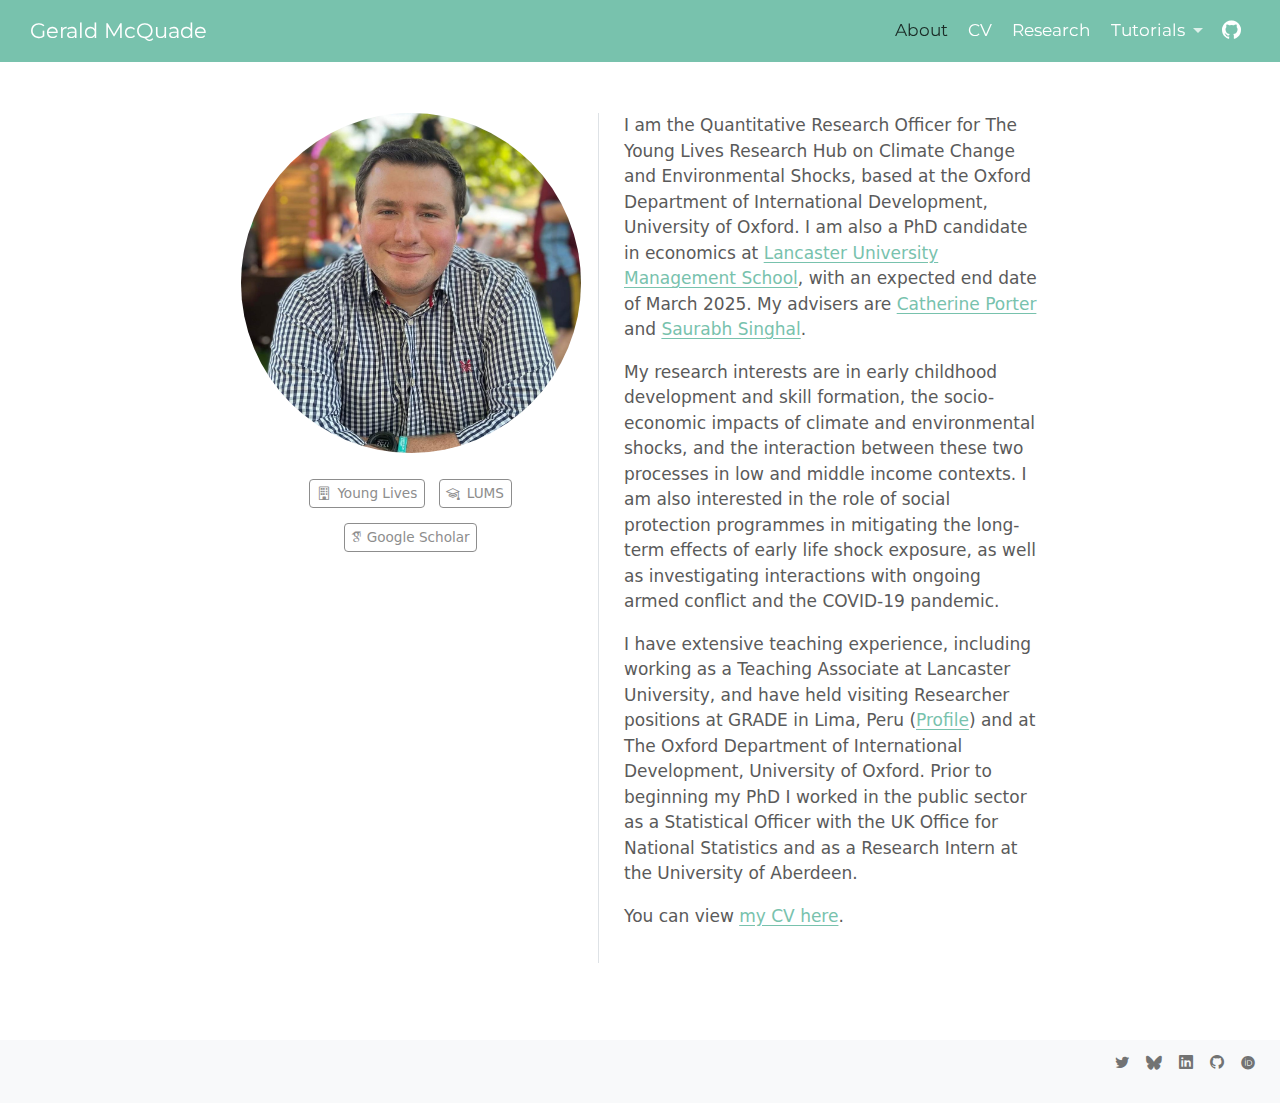
<file: docs/index.html>
<!DOCTYPE html>
<html xmlns="http://www.w3.org/1999/xhtml" lang="en" xml:lang="en"><head>

<meta charset="utf-8">
<meta name="generator" content="quarto-1.5.57">

<meta name="viewport" content="width=device-width, initial-scale=1.0, user-scalable=yes">


<title>Gerald McQuade</title>
<style>
code{white-space: pre-wrap;}
span.smallcaps{font-variant: small-caps;}
div.columns{display: flex; gap: min(4vw, 1.5em);}
div.column{flex: auto; overflow-x: auto;}
div.hanging-indent{margin-left: 1.5em; text-indent: -1.5em;}
ul.task-list{list-style: none;}
ul.task-list li input[type="checkbox"] {
  width: 0.8em;
  margin: 0 0.8em 0.2em -1em; /* quarto-specific, see https://github.com/quarto-dev/quarto-cli/issues/4556 */ 
  vertical-align: middle;
}
</style>


<script src="site_libs/quarto-nav/quarto-nav.js"></script>
<script src="site_libs/quarto-nav/headroom.min.js"></script>
<script src="site_libs/clipboard/clipboard.min.js"></script>
<script src="site_libs/quarto-html/quarto.js"></script>
<script src="site_libs/quarto-html/popper.min.js"></script>
<script src="site_libs/quarto-html/tippy.umd.min.js"></script>
<link href="site_libs/quarto-html/tippy.css" rel="stylesheet">
<link href="site_libs/quarto-html/quarto-syntax-highlighting.css" rel="stylesheet" id="quarto-text-highlighting-styles">
<script src="site_libs/bootstrap/bootstrap.min.js"></script>
<link href="site_libs/bootstrap/bootstrap-icons.css" rel="stylesheet">
<link href="site_libs/bootstrap/bootstrap.min.css" rel="stylesheet" id="quarto-bootstrap" data-mode="light">
<link href="site_libs/quarto-contrib/fontawesome6-1.2.0/all.min.css" rel="stylesheet">
<link href="site_libs/quarto-contrib/fontawesome6-1.2.0/latex-fontsize.css" rel="stylesheet">
<link href="site_libs/quarto-contrib/academicons-1.9.4/all.css" rel="stylesheet">
<link href="site_libs/quarto-contrib/academicons-1.9.4/size.css" rel="stylesheet">
<script id="quarto-search-options" type="application/json">{
  "language": {
    "search-no-results-text": "No results",
    "search-matching-documents-text": "matching documents",
    "search-copy-link-title": "Copy link to search",
    "search-hide-matches-text": "Hide additional matches",
    "search-more-match-text": "more match in this document",
    "search-more-matches-text": "more matches in this document",
    "search-clear-button-title": "Clear",
    "search-text-placeholder": "",
    "search-detached-cancel-button-title": "Cancel",
    "search-submit-button-title": "Submit",
    "search-label": "Search"
  }
}</script>


<link rel="stylesheet" href="styles.css">
</head>

<body class="nav-fixed fullcontent">

<div id="quarto-search-results"></div>
  <header id="quarto-header" class="headroom fixed-top">
    <nav class="navbar navbar-expand-lg " data-bs-theme="dark">
      <div class="navbar-container container-fluid">
      <div class="navbar-brand-container mx-auto">
    <a class="navbar-brand" href="./index.html">
    <span class="navbar-title">Gerald McQuade</span>
    </a>
  </div>
          <button class="navbar-toggler" type="button" data-bs-toggle="collapse" data-bs-target="#navbarCollapse" aria-controls="navbarCollapse" role="menu" aria-expanded="false" aria-label="Toggle navigation" onclick="if (window.quartoToggleHeadroom) { window.quartoToggleHeadroom(); }">
  <span class="navbar-toggler-icon"></span>
</button>
          <div class="collapse navbar-collapse" id="navbarCollapse">
            <ul class="navbar-nav navbar-nav-scroll ms-auto">
  <li class="nav-item">
    <a class="nav-link active" href="./index.html" aria-current="page"> 
<span class="menu-text">About</span></a>
  </li>  
  <li class="nav-item">
    <a class="nav-link" href="./CV_page.html"> 
<span class="menu-text">CV</span></a>
  </li>  
  <li class="nav-item">
    <a class="nav-link" href="./research.html"> 
<span class="menu-text">Research</span></a>
  </li>  
  <li class="nav-item dropdown ">
    <a class="nav-link dropdown-toggle" href="#" id="nav-menu-tutorials" role="link" data-bs-toggle="dropdown" aria-expanded="false">
 <span class="menu-text">Tutorials</span>
    </a>
    <ul class="dropdown-menu dropdown-menu-end" aria-labelledby="nav-menu-tutorials">    
        <li>
    <a class="dropdown-item" href="./multi_panel_table.html">
 <span class="dropdown-text">Stata-to-LaTeX: Multi-panel esttab tables</span></a>
  </li>  
    </ul>
  </li>
  <li class="nav-item compact">
    <a class="nav-link" href="https://github.com/gerrymcquade"> <i class="bi bi-github" role="img">
</i> 
<span class="menu-text"></span></a>
  </li>  
</ul>
          </div> <!-- /navcollapse -->
            <div class="quarto-navbar-tools">
</div>
      </div> <!-- /container-fluid -->
    </nav>
</header>
<!-- content -->
<div id="quarto-content" class="quarto-container page-columns page-rows-contents page-layout-article page-navbar">
<!-- sidebar -->
<!-- margin-sidebar -->
    
<!-- main -->
<div class="quarto-about-trestles">
  <div class="about-entity">
    <img src="avatar.jpeg" class="about-image
  round " style="height: 20em; width: 20em;">
    <div class="about-links">
  <a href="https://www.younglives.org.uk/people/countryteams/gerald-mcquade" class="about-link" rel="" target="_blank">
    <i class="bi bi-building"></i>
     <span class="about-link-text">Young Lives</span>
  </a>
  <a href="https://www.lancaster.ac.uk/lums/people/gerald-mcquade" class="about-link" rel="" target="_blank">
    <i class="bi bi-mortarboard"></i>
     <span class="about-link-text">LUMS</span>
  </a>
  <a href="https://scholar.google.com/citations?user=v4J6exkAAAAJ&amp;hl=en&amp;oi=sra" class="about-link" rel="" target="_blank">
     <span class="about-link-text"><i class="ai  ai-google-scholar" aria-label="google-scholar"></i> Google Scholar</span>
  </a>
</div>
  </div>
  <div class="about-contents"><main class="content" id="quarto-document-content">
<p>I am the Quantitative Research Officer for The Young Lives Research Hub on Climate Change and Environmental Shocks, based at the Oxford Department of International Development, University of Oxford. I am also a PhD candidate in economics at <a href="https://www.lancaster.ac.uk/lums/people/gerald-mcquade">Lancaster University Management School</a>, with an expected end date of March 2025. My advisers are <a href="https://sites.google.com/site/econcath/home">Catherine Porter</a> and <a href="https://sites.google.com/site/singhalecon/Home">Saurabh Singhal</a>.</p>
<p>My research interests are in early childhood development and skill formation, the socio-economic impacts of climate and environmental shocks, and the interaction between these two processes in low and middle income contexts. I am also interested in the role of social protection programmes in mitigating the long-term effects of early life shock exposure, as well as investigating interactions with ongoing armed conflict and the COVID-19 pandemic.</p>
<p>I have extensive teaching experience, including working as a Teaching Associate at Lancaster University, and have held visiting Researcher positions at GRADE in Lima, Peru (<a href="https://www.grade.org.pe/en/investigadores/personal/gerald-mcquade/">Profile</a>) and at The Oxford Department of International Development, University of Oxford. Prior to beginning my PhD I worked in the public sector as a Statistical Officer with the UK Office for National Statistics and as a Research Intern at the University of Aberdeen.</p>
<p>You can view <a href="https://gerrymcquade.github.io/cv/GM_cv.pdf">my CV here</a>.</p>


</main></div>
</div>
 <!-- /main -->
<script id="quarto-html-after-body" type="application/javascript">
window.document.addEventListener("DOMContentLoaded", function (event) {
  const toggleBodyColorMode = (bsSheetEl) => {
    const mode = bsSheetEl.getAttribute("data-mode");
    const bodyEl = window.document.querySelector("body");
    if (mode === "dark") {
      bodyEl.classList.add("quarto-dark");
      bodyEl.classList.remove("quarto-light");
    } else {
      bodyEl.classList.add("quarto-light");
      bodyEl.classList.remove("quarto-dark");
    }
  }
  const toggleBodyColorPrimary = () => {
    const bsSheetEl = window.document.querySelector("link#quarto-bootstrap");
    if (bsSheetEl) {
      toggleBodyColorMode(bsSheetEl);
    }
  }
  toggleBodyColorPrimary();  
  const isCodeAnnotation = (el) => {
    for (const clz of el.classList) {
      if (clz.startsWith('code-annotation-')) {                     
        return true;
      }
    }
    return false;
  }
  const onCopySuccess = function(e) {
    // button target
    const button = e.trigger;
    // don't keep focus
    button.blur();
    // flash "checked"
    button.classList.add('code-copy-button-checked');
    var currentTitle = button.getAttribute("title");
    button.setAttribute("title", "Copied!");
    let tooltip;
    if (window.bootstrap) {
      button.setAttribute("data-bs-toggle", "tooltip");
      button.setAttribute("data-bs-placement", "left");
      button.setAttribute("data-bs-title", "Copied!");
      tooltip = new bootstrap.Tooltip(button, 
        { trigger: "manual", 
          customClass: "code-copy-button-tooltip",
          offset: [0, -8]});
      tooltip.show();    
    }
    setTimeout(function() {
      if (tooltip) {
        tooltip.hide();
        button.removeAttribute("data-bs-title");
        button.removeAttribute("data-bs-toggle");
        button.removeAttribute("data-bs-placement");
      }
      button.setAttribute("title", currentTitle);
      button.classList.remove('code-copy-button-checked');
    }, 1000);
    // clear code selection
    e.clearSelection();
  }
  const getTextToCopy = function(trigger) {
      const codeEl = trigger.previousElementSibling.cloneNode(true);
      for (const childEl of codeEl.children) {
        if (isCodeAnnotation(childEl)) {
          childEl.remove();
        }
      }
      return codeEl.innerText;
  }
  const clipboard = new window.ClipboardJS('.code-copy-button:not([data-in-quarto-modal])', {
    text: getTextToCopy
  });
  clipboard.on('success', onCopySuccess);
  if (window.document.getElementById('quarto-embedded-source-code-modal')) {
    // For code content inside modals, clipBoardJS needs to be initialized with a container option
    // TODO: Check when it could be a function (https://github.com/zenorocha/clipboard.js/issues/860)
    const clipboardModal = new window.ClipboardJS('.code-copy-button[data-in-quarto-modal]', {
      text: getTextToCopy,
      container: window.document.getElementById('quarto-embedded-source-code-modal')
    });
    clipboardModal.on('success', onCopySuccess);
  }
    var localhostRegex = new RegExp(/^(?:http|https):\/\/localhost\:?[0-9]*\//);
    var mailtoRegex = new RegExp(/^mailto:/);
      var filterRegex = new RegExp("gerrymcquade\.github\.io");
    var isInternal = (href) => {
        return filterRegex.test(href) || localhostRegex.test(href) || mailtoRegex.test(href);
    }
    // Inspect non-navigation links and adorn them if external
 	var links = window.document.querySelectorAll('a[href]:not(.nav-link):not(.navbar-brand):not(.toc-action):not(.sidebar-link):not(.sidebar-item-toggle):not(.pagination-link):not(.no-external):not([aria-hidden]):not(.dropdown-item):not(.quarto-navigation-tool):not(.about-link)');
    for (var i=0; i<links.length; i++) {
      const link = links[i];
      if (!isInternal(link.href)) {
        // undo the damage that might have been done by quarto-nav.js in the case of
        // links that we want to consider external
        if (link.dataset.originalHref !== undefined) {
          link.href = link.dataset.originalHref;
        }
      }
    }
  function tippyHover(el, contentFn, onTriggerFn, onUntriggerFn) {
    const config = {
      allowHTML: true,
      maxWidth: 500,
      delay: 100,
      arrow: false,
      appendTo: function(el) {
          return el.parentElement;
      },
      interactive: true,
      interactiveBorder: 10,
      theme: 'quarto',
      placement: 'bottom-start',
    };
    if (contentFn) {
      config.content = contentFn;
    }
    if (onTriggerFn) {
      config.onTrigger = onTriggerFn;
    }
    if (onUntriggerFn) {
      config.onUntrigger = onUntriggerFn;
    }
    window.tippy(el, config); 
  }
  const noterefs = window.document.querySelectorAll('a[role="doc-noteref"]');
  for (var i=0; i<noterefs.length; i++) {
    const ref = noterefs[i];
    tippyHover(ref, function() {
      // use id or data attribute instead here
      let href = ref.getAttribute('data-footnote-href') || ref.getAttribute('href');
      try { href = new URL(href).hash; } catch {}
      const id = href.replace(/^#\/?/, "");
      const note = window.document.getElementById(id);
      if (note) {
        return note.innerHTML;
      } else {
        return "";
      }
    });
  }
  const xrefs = window.document.querySelectorAll('a.quarto-xref');
  const processXRef = (id, note) => {
    // Strip column container classes
    const stripColumnClz = (el) => {
      el.classList.remove("page-full", "page-columns");
      if (el.children) {
        for (const child of el.children) {
          stripColumnClz(child);
        }
      }
    }
    stripColumnClz(note)
    if (id === null || id.startsWith('sec-')) {
      // Special case sections, only their first couple elements
      const container = document.createElement("div");
      if (note.children && note.children.length > 2) {
        container.appendChild(note.children[0].cloneNode(true));
        for (let i = 1; i < note.children.length; i++) {
          const child = note.children[i];
          if (child.tagName === "P" && child.innerText === "") {
            continue;
          } else {
            container.appendChild(child.cloneNode(true));
            break;
          }
        }
        if (window.Quarto?.typesetMath) {
          window.Quarto.typesetMath(container);
        }
        return container.innerHTML
      } else {
        if (window.Quarto?.typesetMath) {
          window.Quarto.typesetMath(note);
        }
        return note.innerHTML;
      }
    } else {
      // Remove any anchor links if they are present
      const anchorLink = note.querySelector('a.anchorjs-link');
      if (anchorLink) {
        anchorLink.remove();
      }
      if (window.Quarto?.typesetMath) {
        window.Quarto.typesetMath(note);
      }
      // TODO in 1.5, we should make sure this works without a callout special case
      if (note.classList.contains("callout")) {
        return note.outerHTML;
      } else {
        return note.innerHTML;
      }
    }
  }
  for (var i=0; i<xrefs.length; i++) {
    const xref = xrefs[i];
    tippyHover(xref, undefined, function(instance) {
      instance.disable();
      let url = xref.getAttribute('href');
      let hash = undefined; 
      if (url.startsWith('#')) {
        hash = url;
      } else {
        try { hash = new URL(url).hash; } catch {}
      }
      if (hash) {
        const id = hash.replace(/^#\/?/, "");
        const note = window.document.getElementById(id);
        if (note !== null) {
          try {
            const html = processXRef(id, note.cloneNode(true));
            instance.setContent(html);
          } finally {
            instance.enable();
            instance.show();
          }
        } else {
          // See if we can fetch this
          fetch(url.split('#')[0])
          .then(res => res.text())
          .then(html => {
            const parser = new DOMParser();
            const htmlDoc = parser.parseFromString(html, "text/html");
            const note = htmlDoc.getElementById(id);
            if (note !== null) {
              const html = processXRef(id, note);
              instance.setContent(html);
            } 
          }).finally(() => {
            instance.enable();
            instance.show();
          });
        }
      } else {
        // See if we can fetch a full url (with no hash to target)
        // This is a special case and we should probably do some content thinning / targeting
        fetch(url)
        .then(res => res.text())
        .then(html => {
          const parser = new DOMParser();
          const htmlDoc = parser.parseFromString(html, "text/html");
          const note = htmlDoc.querySelector('main.content');
          if (note !== null) {
            // This should only happen for chapter cross references
            // (since there is no id in the URL)
            // remove the first header
            if (note.children.length > 0 && note.children[0].tagName === "HEADER") {
              note.children[0].remove();
            }
            const html = processXRef(null, note);
            instance.setContent(html);
          } 
        }).finally(() => {
          instance.enable();
          instance.show();
        });
      }
    }, function(instance) {
    });
  }
      let selectedAnnoteEl;
      const selectorForAnnotation = ( cell, annotation) => {
        let cellAttr = 'data-code-cell="' + cell + '"';
        let lineAttr = 'data-code-annotation="' +  annotation + '"';
        const selector = 'span[' + cellAttr + '][' + lineAttr + ']';
        return selector;
      }
      const selectCodeLines = (annoteEl) => {
        const doc = window.document;
        const targetCell = annoteEl.getAttribute("data-target-cell");
        const targetAnnotation = annoteEl.getAttribute("data-target-annotation");
        const annoteSpan = window.document.querySelector(selectorForAnnotation(targetCell, targetAnnotation));
        const lines = annoteSpan.getAttribute("data-code-lines").split(",");
        const lineIds = lines.map((line) => {
          return targetCell + "-" + line;
        })
        let top = null;
        let height = null;
        let parent = null;
        if (lineIds.length > 0) {
            //compute the position of the single el (top and bottom and make a div)
            const el = window.document.getElementById(lineIds[0]);
            top = el.offsetTop;
            height = el.offsetHeight;
            parent = el.parentElement.parentElement;
          if (lineIds.length > 1) {
            const lastEl = window.document.getElementById(lineIds[lineIds.length - 1]);
            const bottom = lastEl.offsetTop + lastEl.offsetHeight;
            height = bottom - top;
          }
          if (top !== null && height !== null && parent !== null) {
            // cook up a div (if necessary) and position it 
            let div = window.document.getElementById("code-annotation-line-highlight");
            if (div === null) {
              div = window.document.createElement("div");
              div.setAttribute("id", "code-annotation-line-highlight");
              div.style.position = 'absolute';
              parent.appendChild(div);
            }
            div.style.top = top - 2 + "px";
            div.style.height = height + 4 + "px";
            div.style.left = 0;
            let gutterDiv = window.document.getElementById("code-annotation-line-highlight-gutter");
            if (gutterDiv === null) {
              gutterDiv = window.document.createElement("div");
              gutterDiv.setAttribute("id", "code-annotation-line-highlight-gutter");
              gutterDiv.style.position = 'absolute';
              const codeCell = window.document.getElementById(targetCell);
              const gutter = codeCell.querySelector('.code-annotation-gutter');
              gutter.appendChild(gutterDiv);
            }
            gutterDiv.style.top = top - 2 + "px";
            gutterDiv.style.height = height + 4 + "px";
          }
          selectedAnnoteEl = annoteEl;
        }
      };
      const unselectCodeLines = () => {
        const elementsIds = ["code-annotation-line-highlight", "code-annotation-line-highlight-gutter"];
        elementsIds.forEach((elId) => {
          const div = window.document.getElementById(elId);
          if (div) {
            div.remove();
          }
        });
        selectedAnnoteEl = undefined;
      };
        // Handle positioning of the toggle
    window.addEventListener(
      "resize",
      throttle(() => {
        elRect = undefined;
        if (selectedAnnoteEl) {
          selectCodeLines(selectedAnnoteEl);
        }
      }, 10)
    );
    function throttle(fn, ms) {
    let throttle = false;
    let timer;
      return (...args) => {
        if(!throttle) { // first call gets through
            fn.apply(this, args);
            throttle = true;
        } else { // all the others get throttled
            if(timer) clearTimeout(timer); // cancel #2
            timer = setTimeout(() => {
              fn.apply(this, args);
              timer = throttle = false;
            }, ms);
        }
      };
    }
      // Attach click handler to the DT
      const annoteDls = window.document.querySelectorAll('dt[data-target-cell]');
      for (const annoteDlNode of annoteDls) {
        annoteDlNode.addEventListener('click', (event) => {
          const clickedEl = event.target;
          if (clickedEl !== selectedAnnoteEl) {
            unselectCodeLines();
            const activeEl = window.document.querySelector('dt[data-target-cell].code-annotation-active');
            if (activeEl) {
              activeEl.classList.remove('code-annotation-active');
            }
            selectCodeLines(clickedEl);
            clickedEl.classList.add('code-annotation-active');
          } else {
            // Unselect the line
            unselectCodeLines();
            clickedEl.classList.remove('code-annotation-active');
          }
        });
      }
  const findCites = (el) => {
    const parentEl = el.parentElement;
    if (parentEl) {
      const cites = parentEl.dataset.cites;
      if (cites) {
        return {
          el,
          cites: cites.split(' ')
        };
      } else {
        return findCites(el.parentElement)
      }
    } else {
      return undefined;
    }
  };
  var bibliorefs = window.document.querySelectorAll('a[role="doc-biblioref"]');
  for (var i=0; i<bibliorefs.length; i++) {
    const ref = bibliorefs[i];
    const citeInfo = findCites(ref);
    if (citeInfo) {
      tippyHover(citeInfo.el, function() {
        var popup = window.document.createElement('div');
        citeInfo.cites.forEach(function(cite) {
          var citeDiv = window.document.createElement('div');
          citeDiv.classList.add('hanging-indent');
          citeDiv.classList.add('csl-entry');
          var biblioDiv = window.document.getElementById('ref-' + cite);
          if (biblioDiv) {
            citeDiv.innerHTML = biblioDiv.innerHTML;
          }
          popup.appendChild(citeDiv);
        });
        return popup.innerHTML;
      });
    }
  }
});
</script>
</div> <!-- /content -->
<footer class="footer">
  <div class="nav-footer">
    <div class="nav-footer-left">
      &nbsp;
    </div>   
    <div class="nav-footer-center">
      &nbsp;
    </div>
    <div class="nav-footer-right">
      <ul class="footer-items list-unstyled">
    <li class="nav-item compact">
    <a class="nav-link" href="https://twitter.com/GerryMcQu" target="_blank">
      <i class="bi bi-twitter" role="img">
</i> 
    </a>
  </li>  
    <li class="nav-item">
    <a class="nav-link" href="https://bsky.app/profile/gerrymcquade.bsky.social" target="_blank">
<p><i class="fa-brands fa-bluesky" aria-label="bluesky"></i></p>
</a>
  </li>  
    <li class="nav-item compact">
    <a class="nav-link" href="https://www.linkedin.com/in/gerald-mcquade-63193b172/" target="_blank">
      <i class="bi bi-linkedin" role="img">
</i> 
    </a>
  </li>  
    <li class="nav-item compact">
    <a class="nav-link" href="https://github.com/gerrymcquade" target="_blank">
      <i class="bi bi-github" role="img">
</i> 
    </a>
  </li>  
    <li class="nav-item">
    <a class="nav-link" href="https://orcid.org/0009-0009-2438-0830" target="_blank">
<p><i class="ai  ai-orcid" aria-label="orcid"></i></p>
</a>
  </li>  
</ul>
    </div>
  </div>
</footer>




</body></html>
</file>
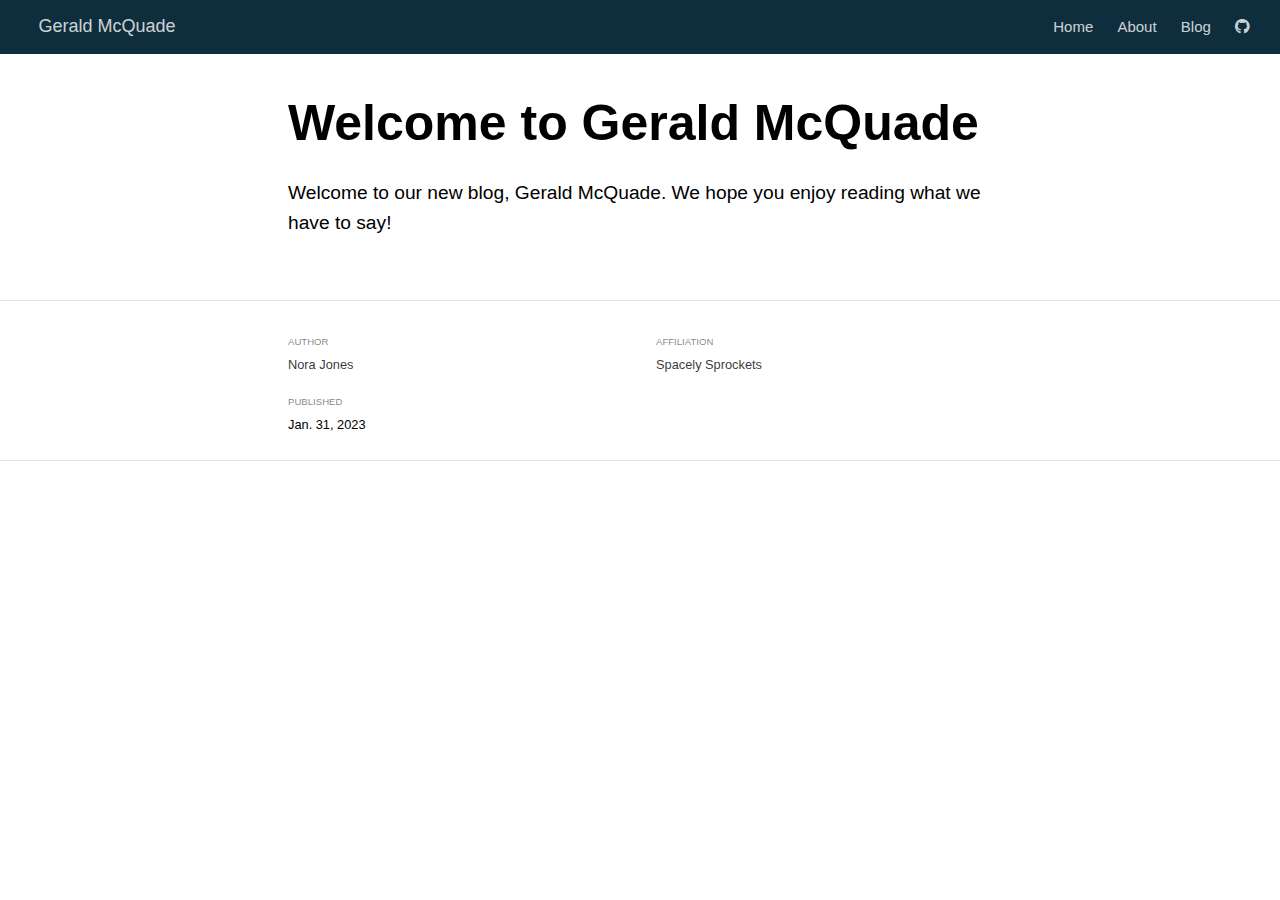
<file: docs/posts/welcome/index.html>
<!DOCTYPE html>

<html xmlns="http://www.w3.org/1999/xhtml" lang="" xml:lang="">

<head>
  <meta charset="utf-8"/>
  <meta name="viewport" content="width=device-width, initial-scale=1"/>
  <meta http-equiv="X-UA-Compatible" content="IE=Edge,chrome=1"/>
  <meta name="generator" content="distill" />

  <style type="text/css">
  /* Hide doc at startup (prevent jankiness while JS renders/transforms) */
  body {
    visibility: hidden;
  }
  </style>

 <!--radix_placeholder_import_source-->
 <!--/radix_placeholder_import_source-->

<style type="text/css">code{white-space: pre;}</style>
<style type="text/css" data-origin="pandoc">
pre > code.sourceCode { white-space: pre; position: relative; }
pre > code.sourceCode > span { display: inline-block; line-height: 1.25; }
pre > code.sourceCode > span:empty { height: 1.2em; }
.sourceCode { overflow: visible; }
code.sourceCode > span { color: inherit; text-decoration: inherit; }
div.sourceCode { margin: 1em 0; }
pre.sourceCode { margin: 0; }
@media screen {
div.sourceCode { overflow: auto; }
}
@media print {
pre > code.sourceCode { white-space: pre-wrap; }
pre > code.sourceCode > span { text-indent: -5em; padding-left: 5em; }
}
pre.numberSource code
  { counter-reset: source-line 0; }
pre.numberSource code > span
  { position: relative; left: -4em; counter-increment: source-line; }
pre.numberSource code > span > a:first-child::before
  { content: counter(source-line);
    position: relative; left: -1em; text-align: right; vertical-align: baseline;
    border: none; display: inline-block;
    -webkit-touch-callout: none; -webkit-user-select: none;
    -khtml-user-select: none; -moz-user-select: none;
    -ms-user-select: none; user-select: none;
    padding: 0 4px; width: 4em;
    color: #aaaaaa;
  }
pre.numberSource { margin-left: 3em; border-left: 1px solid #aaaaaa;  padding-left: 4px; }
div.sourceCode
  { color: #00769e; background-color: #f1f3f5; }
@media screen {
pre > code.sourceCode > span > a:first-child::before { text-decoration: underline; }
}
code span { color: #00769e; } /* Normal */
code span.al { color: #ad0000; } /* Alert */
code span.an { color: #5e5e5e; } /* Annotation */
code span.at { color: #657422; } /* Attribute */
code span.bn { color: #ad0000; } /* BaseN */
code span.bu { } /* BuiltIn */
code span.cf { color: #00769e; } /* ControlFlow */
code span.ch { color: #20794d; } /* Char */
code span.cn { color: #8f5902; } /* Constant */
code span.co { color: #5e5e5e; } /* Comment */
code span.cv { color: #5e5e5e; font-style: italic; } /* CommentVar */
code span.do { color: #5e5e5e; font-style: italic; } /* Documentation */
code span.dt { color: #ad0000; } /* DataType */
code span.dv { color: #ad0000; } /* DecVal */
code span.er { color: #ad0000; } /* Error */
code span.ex { } /* Extension */
code span.fl { color: #ad0000; } /* Float */
code span.fu { color: #4758ab; } /* Function */
code span.im { } /* Import */
code span.in { color: #5e5e5e; } /* Information */
code span.kw { color: #00769e; } /* Keyword */
code span.op { color: #5e5e5e; } /* Operator */
code span.ot { color: #00769e; } /* Other */
code span.pp { color: #ad0000; } /* Preprocessor */
code span.sc { color: #5e5e5e; } /* SpecialChar */
code span.ss { color: #20794d; } /* SpecialString */
code span.st { color: #20794d; } /* String */
code span.va { color: #111111; } /* Variable */
code span.vs { color: #20794d; } /* VerbatimString */
code span.wa { color: #5e5e5e; font-style: italic; } /* Warning */
</style>


  <!--radix_placeholder_meta_tags-->
<title>Gerald McQuade: Welcome to Gerald McQuade</title>

<meta property="description" itemprop="description" content="Welcome to our new blog, Gerald McQuade. We hope you enjoy &#10;reading what we have to say!"/>


<!--  https://schema.org/Article -->
<meta property="article:published" itemprop="datePublished" content="2023-01-31"/>
<meta property="article:created" itemprop="dateCreated" content="2023-01-31"/>
<meta name="article:author" content="Nora Jones"/>

<!--  https://developers.facebook.com/docs/sharing/webmasters#markup -->
<meta property="og:title" content="Gerald McQuade: Welcome to Gerald McQuade"/>
<meta property="og:type" content="article"/>
<meta property="og:description" content="Welcome to our new blog, Gerald McQuade. We hope you enjoy &#10;reading what we have to say!"/>
<meta property="og:locale" content="en_US"/>
<meta property="og:site_name" content="Gerald McQuade"/>

<!--  https://dev.twitter.com/cards/types/summary -->
<meta property="twitter:card" content="summary"/>
<meta property="twitter:title" content="Gerald McQuade: Welcome to Gerald McQuade"/>
<meta property="twitter:description" content="Welcome to our new blog, Gerald McQuade. We hope you enjoy &#10;reading what we have to say!"/>

<!--/radix_placeholder_meta_tags-->
  <!--radix_placeholder_rmarkdown_metadata-->

<script type="text/json" id="radix-rmarkdown-metadata">
{"type":"list","attributes":{"names":{"type":"character","attributes":{},"value":["title","description","author","date","output"]}},"value":[{"type":"character","attributes":{},"value":["Welcome to Gerald McQuade"]},{"type":"character","attributes":{},"value":["Welcome to our new blog, Gerald McQuade. We hope you enjoy \nreading what we have to say!"]},{"type":"list","attributes":{},"value":[{"type":"list","attributes":{"names":{"type":"character","attributes":{},"value":["name","url","affiliation","affiliation_url"]}},"value":[{"type":"character","attributes":{},"value":["Nora Jones"]},{"type":"character","attributes":{},"value":["https://example.com/norajones"]},{"type":"character","attributes":{},"value":["Spacely Sprockets"]},{"type":"character","attributes":{},"value":["https://example.com/spacelysprokets"]}]}]},{"type":"character","attributes":{},"value":["01-31-2023"]},{"type":"list","attributes":{"names":{"type":"character","attributes":{},"value":["distill::distill_article"]}},"value":[{"type":"list","attributes":{"names":{"type":"character","attributes":{},"value":["self_contained"]}},"value":[{"type":"logical","attributes":{},"value":[false]}]}]}]}
</script>
<!--/radix_placeholder_rmarkdown_metadata-->
  
  <script type="text/json" id="radix-resource-manifest">
  {"type":"NULL"}
  </script>
  <!--radix_placeholder_navigation_in_header-->
<meta name="distill:offset" content="../.."/>

<script type="application/javascript">

  window.headroom_prevent_pin = false;

  window.document.addEventListener("DOMContentLoaded", function (event) {

    // initialize headroom for banner
    var header = $('header').get(0);
    var headerHeight = header.offsetHeight;
    var headroom = new Headroom(header, {
      tolerance: 5,
      onPin : function() {
        if (window.headroom_prevent_pin) {
          window.headroom_prevent_pin = false;
          headroom.unpin();
        }
      }
    });
    headroom.init();
    if(window.location.hash)
      headroom.unpin();
    $(header).addClass('headroom--transition');

    // offset scroll location for banner on hash change
    // (see: https://github.com/WickyNilliams/headroom.js/issues/38)
    window.addEventListener("hashchange", function(event) {
      window.scrollTo(0, window.pageYOffset - (headerHeight + 25));
    });

    // responsive menu
    $('.distill-site-header').each(function(i, val) {
      var topnav = $(this);
      var toggle = topnav.find('.nav-toggle');
      toggle.on('click', function() {
        topnav.toggleClass('responsive');
      });
    });

    // nav dropdowns
    $('.nav-dropbtn').click(function(e) {
      $(this).next('.nav-dropdown-content').toggleClass('nav-dropdown-active');
      $(this).parent().siblings('.nav-dropdown')
         .children('.nav-dropdown-content').removeClass('nav-dropdown-active');
    });
    $("body").click(function(e){
      $('.nav-dropdown-content').removeClass('nav-dropdown-active');
    });
    $(".nav-dropdown").click(function(e){
      e.stopPropagation();
    });
  });
</script>

<style type="text/css">

/* Theme (user-documented overrideables for nav appearance) */

.distill-site-nav {
  color: rgba(255, 255, 255, 0.8);
  background-color: #0F2E3D;
  font-size: 15px;
  font-weight: 300;
}

.distill-site-nav a {
  color: inherit;
  text-decoration: none;
}

.distill-site-nav a:hover {
  color: white;
}

@media print {
  .distill-site-nav {
    display: none;
  }
}

.distill-site-header {

}

.distill-site-footer {

}


/* Site Header */

.distill-site-header {
  width: 100%;
  box-sizing: border-box;
  z-index: 3;
}

.distill-site-header .nav-left {
  display: inline-block;
  margin-left: 8px;
}

@media screen and (max-width: 768px) {
  .distill-site-header .nav-left {
    margin-left: 0;
  }
}


.distill-site-header .nav-right {
  float: right;
  margin-right: 8px;
}

.distill-site-header a,
.distill-site-header .title {
  display: inline-block;
  text-align: center;
  padding: 14px 10px 14px 10px;
}

.distill-site-header .title {
  font-size: 18px;
  min-width: 150px;
}

.distill-site-header .logo {
  padding: 0;
}

.distill-site-header .logo img {
  display: none;
  max-height: 20px;
  width: auto;
  margin-bottom: -4px;
}

.distill-site-header .nav-image img {
  max-height: 18px;
  width: auto;
  display: inline-block;
  margin-bottom: -3px;
}



@media screen and (min-width: 1000px) {
  .distill-site-header .logo img {
    display: inline-block;
  }
  .distill-site-header .nav-left {
    margin-left: 20px;
  }
  .distill-site-header .nav-right {
    margin-right: 20px;
  }
  .distill-site-header .title {
    padding-left: 12px;
  }
}


.distill-site-header .nav-toggle {
  display: none;
}

.nav-dropdown {
  display: inline-block;
  position: relative;
}

.nav-dropdown .nav-dropbtn {
  border: none;
  outline: none;
  color: rgba(255, 255, 255, 0.8);
  padding: 16px 10px;
  background-color: transparent;
  font-family: inherit;
  font-size: inherit;
  font-weight: inherit;
  margin: 0;
  margin-top: 1px;
  z-index: 2;
}

.nav-dropdown-content {
  display: none;
  position: absolute;
  background-color: white;
  min-width: 200px;
  border: 1px solid rgba(0,0,0,0.15);
  border-radius: 4px;
  box-shadow: 0px 8px 16px 0px rgba(0,0,0,0.1);
  z-index: 1;
  margin-top: 2px;
  white-space: nowrap;
  padding-top: 4px;
  padding-bottom: 4px;
}

.nav-dropdown-content hr {
  margin-top: 4px;
  margin-bottom: 4px;
  border: none;
  border-bottom: 1px solid rgba(0, 0, 0, 0.1);
}

.nav-dropdown-active {
  display: block;
}

.nav-dropdown-content a, .nav-dropdown-content .nav-dropdown-header {
  color: black;
  padding: 6px 24px;
  text-decoration: none;
  display: block;
  text-align: left;
}

.nav-dropdown-content .nav-dropdown-header {
  display: block;
  padding: 5px 24px;
  padding-bottom: 0;
  text-transform: uppercase;
  font-size: 14px;
  color: #999999;
  white-space: nowrap;
}

.nav-dropdown:hover .nav-dropbtn {
  color: white;
}

.nav-dropdown-content a:hover {
  background-color: #ddd;
  color: black;
}

.nav-right .nav-dropdown-content {
  margin-left: -45%;
  right: 0;
}

@media screen and (max-width: 768px) {
  .distill-site-header a, .distill-site-header .nav-dropdown  {display: none;}
  .distill-site-header a.nav-toggle {
    float: right;
    display: block;
  }
  .distill-site-header .title {
    margin-left: 0;
  }
  .distill-site-header .nav-right {
    margin-right: 0;
  }
  .distill-site-header {
    overflow: hidden;
  }
  .nav-right .nav-dropdown-content {
    margin-left: 0;
  }
}


@media screen and (max-width: 768px) {
  .distill-site-header.responsive {position: relative; min-height: 500px; }
  .distill-site-header.responsive a.nav-toggle {
    position: absolute;
    right: 0;
    top: 0;
  }
  .distill-site-header.responsive a,
  .distill-site-header.responsive .nav-dropdown {
    display: block;
    text-align: left;
  }
  .distill-site-header.responsive .nav-left,
  .distill-site-header.responsive .nav-right {
    width: 100%;
  }
  .distill-site-header.responsive .nav-dropdown {float: none;}
  .distill-site-header.responsive .nav-dropdown-content {position: relative;}
  .distill-site-header.responsive .nav-dropdown .nav-dropbtn {
    display: block;
    width: 100%;
    text-align: left;
  }
}

/* Site Footer */

.distill-site-footer {
  width: 100%;
  overflow: hidden;
  box-sizing: border-box;
  z-index: 3;
  margin-top: 30px;
  padding-top: 30px;
  padding-bottom: 30px;
  text-align: center;
}

/* Headroom */

d-title {
  padding-top: 6rem;
}

@media print {
  d-title {
    padding-top: 4rem;
  }
}

.headroom {
  z-index: 1000;
  position: fixed;
  top: 0;
  left: 0;
  right: 0;
}

.headroom--transition {
  transition: all .4s ease-in-out;
}

.headroom--unpinned {
  top: -100px;
}

.headroom--pinned {
  top: 0;
}

/* adjust viewport for navbar height */
/* helps vertically center bootstrap (non-distill) content */
.min-vh-100 {
  min-height: calc(100vh - 100px) !important;
}

</style>

<script src="../../site_libs/jquery-3.6.0/jquery-3.6.0.min.js"></script>
<link href="../../site_libs/font-awesome-5.1.0/css/all.css" rel="stylesheet"/>
<link href="../../site_libs/font-awesome-5.1.0/css/v4-shims.css" rel="stylesheet"/>
<script src="../../site_libs/headroom-0.9.4/headroom.min.js"></script>
<script src="../../site_libs/autocomplete-0.37.1/autocomplete.min.js"></script>
<script src="../../site_libs/fuse-6.4.1/fuse.min.js"></script>

<script type="application/javascript">

function getMeta(metaName) {
  var metas = document.getElementsByTagName('meta');
  for (let i = 0; i < metas.length; i++) {
    if (metas[i].getAttribute('name') === metaName) {
      return metas[i].getAttribute('content');
    }
  }
  return '';
}

function offsetURL(url) {
  var offset = getMeta('distill:offset');
  return offset ? offset + '/' + url : url;
}

function createFuseIndex() {

  // create fuse index
  var options = {
    keys: [
      { name: 'title', weight: 20 },
      { name: 'categories', weight: 15 },
      { name: 'description', weight: 10 },
      { name: 'contents', weight: 5 },
    ],
    ignoreLocation: true,
    threshold: 0
  };
  var fuse = new window.Fuse([], options);

  // fetch the main search.json
  return fetch(offsetURL('search.json'))
    .then(function(response) {
      if (response.status == 200) {
        return response.json().then(function(json) {
          // index main articles
          json.articles.forEach(function(article) {
            fuse.add(article);
          });
          // download collections and index their articles
          return Promise.all(json.collections.map(function(collection) {
            return fetch(offsetURL(collection)).then(function(response) {
              if (response.status === 200) {
                return response.json().then(function(articles) {
                  articles.forEach(function(article) {
                    fuse.add(article);
                  });
                })
              } else {
                return Promise.reject(
                  new Error('Unexpected status from search index request: ' +
                            response.status)
                );
              }
            });
          })).then(function() {
            return fuse;
          });
        });

      } else {
        return Promise.reject(
          new Error('Unexpected status from search index request: ' +
                      response.status)
        );
      }
    });
}

window.document.addEventListener("DOMContentLoaded", function (event) {

  // get search element (bail if we don't have one)
  var searchEl = window.document.getElementById('distill-search');
  if (!searchEl)
    return;

  createFuseIndex()
    .then(function(fuse) {

      // make search box visible
      searchEl.classList.remove('hidden');

      // initialize autocomplete
      var options = {
        autoselect: true,
        hint: false,
        minLength: 2,
      };
      window.autocomplete(searchEl, options, [{
        source: function(query, callback) {
          const searchOptions = {
            isCaseSensitive: false,
            shouldSort: true,
            minMatchCharLength: 2,
            limit: 10,
          };
          var results = fuse.search(query, searchOptions);
          callback(results
            .map(function(result) { return result.item; })
          );
        },
        templates: {
          suggestion: function(suggestion) {
            var img = suggestion.preview && Object.keys(suggestion.preview).length > 0
              ? `<img src="${offsetURL(suggestion.preview)}"</img>`
              : '';
            var html = `
              <div class="search-item">
                <h3>${suggestion.title}</h3>
                <div class="search-item-description">
                  ${suggestion.description || ''}
                </div>
                <div class="search-item-preview">
                  ${img}
                </div>
              </div>
            `;
            return html;
          }
        }
      }]).on('autocomplete:selected', function(event, suggestion) {
        window.location.href = offsetURL(suggestion.path);
      });
      // remove inline display style on autocompleter (we want to
      // manage responsive display via css)
      $('.algolia-autocomplete').css("display", "");
    })
    .catch(function(error) {
      console.log(error);
    });

});

</script>

<style type="text/css">

.nav-search {
  font-size: x-small;
}

/* Algolioa Autocomplete */

.algolia-autocomplete {
  display: inline-block;
  margin-left: 10px;
  vertical-align: sub;
  background-color: white;
  color: black;
  padding: 6px;
  padding-top: 8px;
  padding-bottom: 0;
  border-radius: 6px;
  border: 1px #0F2E3D solid;
  width: 180px;
}


@media screen and (max-width: 768px) {
  .distill-site-nav .algolia-autocomplete {
    display: none;
    visibility: hidden;
  }
  .distill-site-nav.responsive .algolia-autocomplete {
    display: inline-block;
    visibility: visible;
  }
  .distill-site-nav.responsive .algolia-autocomplete .aa-dropdown-menu {
    margin-left: 0;
    width: 400px;
    max-height: 400px;
  }
}

.algolia-autocomplete .aa-input, .algolia-autocomplete .aa-hint {
  width: 90%;
  outline: none;
  border: none;
}

.algolia-autocomplete .aa-hint {
  color: #999;
}
.algolia-autocomplete .aa-dropdown-menu {
  width: 550px;
  max-height: 70vh;
  overflow-x: visible;
  overflow-y: scroll;
  padding: 5px;
  margin-top: 3px;
  margin-left: -150px;
  background-color: #fff;
  border-radius: 5px;
  border: 1px solid #999;
  border-top: none;
}

.algolia-autocomplete .aa-dropdown-menu .aa-suggestion {
  cursor: pointer;
  padding: 5px 4px;
  border-bottom: 1px solid #eee;
}

.algolia-autocomplete .aa-dropdown-menu .aa-suggestion:last-of-type {
  border-bottom: none;
  margin-bottom: 2px;
}

.algolia-autocomplete .aa-dropdown-menu .aa-suggestion .search-item {
  overflow: hidden;
  font-size: 0.8em;
  line-height: 1.4em;
}

.algolia-autocomplete .aa-dropdown-menu .aa-suggestion .search-item h3 {
  font-size: 1rem;
  margin-block-start: 0;
  margin-block-end: 5px;
}

.algolia-autocomplete .aa-dropdown-menu .aa-suggestion .search-item-description {
  display: inline-block;
  overflow: hidden;
  height: 2.8em;
  width: 80%;
  margin-right: 4%;
}

.algolia-autocomplete .aa-dropdown-menu .aa-suggestion .search-item-preview {
  display: inline-block;
  width: 15%;
}

.algolia-autocomplete .aa-dropdown-menu .aa-suggestion .search-item-preview img {
  height: 3em;
  width: auto;
  display: none;
}

.algolia-autocomplete .aa-dropdown-menu .aa-suggestion .search-item-preview img[src] {
  display: initial;
}

.algolia-autocomplete .aa-dropdown-menu .aa-suggestion.aa-cursor {
  background-color: #eee;
}
.algolia-autocomplete .aa-dropdown-menu .aa-suggestion em {
  font-weight: bold;
  font-style: normal;
}

</style>


<!--/radix_placeholder_navigation_in_header-->
  <!--radix_placeholder_distill-->

<style type="text/css">

body {
  background-color: white;
}

.pandoc-table {
  width: 100%;
}

.pandoc-table>caption {
  margin-bottom: 10px;
}

.pandoc-table th:not([align]) {
  text-align: left;
}

.pagedtable-footer {
  font-size: 15px;
}

d-byline .byline {
  grid-template-columns: 2fr 2fr;
}

d-byline .byline h3 {
  margin-block-start: 1.5em;
}

d-byline .byline .authors-affiliations h3 {
  margin-block-start: 0.5em;
}

.authors-affiliations .orcid-id {
  width: 16px;
  height:16px;
  margin-left: 4px;
  margin-right: 4px;
  vertical-align: middle;
  padding-bottom: 2px;
}

d-title .dt-tags {
  margin-top: 1em;
  grid-column: text;
}

.dt-tags .dt-tag {
  text-decoration: none;
  display: inline-block;
  color: rgba(0,0,0,0.6);
  padding: 0em 0.4em;
  margin-right: 0.5em;
  margin-bottom: 0.4em;
  font-size: 70%;
  border: 1px solid rgba(0,0,0,0.2);
  border-radius: 3px;
  text-transform: uppercase;
  font-weight: 500;
}

d-article table.gt_table td,
d-article table.gt_table th {
  border-bottom: none;
  font-size: 100%;
}

.html-widget {
  margin-bottom: 2.0em;
}

.l-screen-inset {
  padding-right: 16px;
}

.l-screen .caption {
  margin-left: 10px;
}

.shaded {
  background: rgb(247, 247, 247);
  padding-top: 20px;
  padding-bottom: 20px;
  border-top: 1px solid rgba(0, 0, 0, 0.1);
  border-bottom: 1px solid rgba(0, 0, 0, 0.1);
}

.shaded .html-widget {
  margin-bottom: 0;
  border: 1px solid rgba(0, 0, 0, 0.1);
}

.shaded .shaded-content {
  background: white;
}

.text-output {
  margin-top: 0;
  line-height: 1.5em;
}

.hidden {
  display: none !important;
}

d-article {
  padding-top: 2.5rem;
  padding-bottom: 30px;
}

d-appendix {
  padding-top: 30px;
}

d-article>p>img {
  width: 100%;
}

d-article h2 {
  margin: 1rem 0 1.5rem 0;
}

d-article h3 {
  margin-top: 1.5rem;
}

d-article iframe {
  border: 1px solid rgba(0, 0, 0, 0.1);
  margin-bottom: 2.0em;
  width: 100%;
}

/* Tweak code blocks */

d-article div.sourceCode code,
d-article pre code {
  font-family: Consolas, Monaco, 'Andale Mono', 'Ubuntu Mono', monospace;
}

d-article pre,
d-article div.sourceCode,
d-article div.sourceCode pre {
  overflow: auto;
}

d-article div.sourceCode {
  background-color: white;
}

d-article div.sourceCode pre {
  padding-left: 10px;
  font-size: 12px;
  border-left: 2px solid rgba(0,0,0,0.1);
}

d-article pre {
  font-size: 12px;
  color: black;
  background: none;
  margin-top: 0;
  text-align: left;
  white-space: pre;
  word-spacing: normal;
  word-break: normal;
  word-wrap: normal;
  line-height: 1.5;

  -moz-tab-size: 4;
  -o-tab-size: 4;
  tab-size: 4;

  -webkit-hyphens: none;
  -moz-hyphens: none;
  -ms-hyphens: none;
  hyphens: none;
}

d-article pre a {
  border-bottom: none;
}

d-article pre a:hover {
  border-bottom: none;
  text-decoration: underline;
}

d-article details {
  grid-column: text;
  margin-bottom: 0.8em;
}

@media(min-width: 768px) {

d-article pre,
d-article div.sourceCode,
d-article div.sourceCode pre {
  overflow: visible !important;
}

d-article div.sourceCode pre {
  padding-left: 18px;
  font-size: 14px;
}

d-article pre {
  font-size: 14px;
}

}

figure img.external {
  background: white;
  border: 1px solid rgba(0, 0, 0, 0.1);
  box-shadow: 0 1px 8px rgba(0, 0, 0, 0.1);
  padding: 18px;
  box-sizing: border-box;
}

/* CSS for d-contents */

.d-contents {
  grid-column: text;
  color: rgba(0,0,0,0.8);
  font-size: 0.9em;
  padding-bottom: 1em;
  margin-bottom: 1em;
  padding-bottom: 0.5em;
  margin-bottom: 1em;
  padding-left: 0.25em;
  justify-self: start;
}

@media(min-width: 1000px) {
  .d-contents.d-contents-float {
    height: 0;
    grid-column-start: 1;
    grid-column-end: 4;
    justify-self: center;
    padding-right: 3em;
    padding-left: 2em;
  }
}

.d-contents nav h3 {
  font-size: 18px;
  margin-top: 0;
  margin-bottom: 1em;
}

.d-contents li {
  list-style-type: none
}

.d-contents nav > ul {
  padding-left: 0;
}

.d-contents ul {
  padding-left: 1em
}

.d-contents nav ul li {
  margin-top: 0.6em;
  margin-bottom: 0.2em;
}

.d-contents nav a {
  font-size: 13px;
  border-bottom: none;
  text-decoration: none
  color: rgba(0, 0, 0, 0.8);
}

.d-contents nav a:hover {
  text-decoration: underline solid rgba(0, 0, 0, 0.6)
}

.d-contents nav > ul > li > a {
  font-weight: 600;
}

.d-contents nav > ul > li > ul {
  font-weight: inherit;
}

.d-contents nav > ul > li > ul > li {
  margin-top: 0.2em;
}


.d-contents nav ul {
  margin-top: 0;
  margin-bottom: 0.25em;
}

.d-article-with-toc h2:nth-child(2) {
  margin-top: 0;
}


/* Figure */

.figure {
  position: relative;
  margin-bottom: 2.5em;
  margin-top: 1.5em;
}

.figure .caption {
  color: rgba(0, 0, 0, 0.6);
  font-size: 12px;
  line-height: 1.5em;
}

.figure img.external {
  background: white;
  border: 1px solid rgba(0, 0, 0, 0.1);
  box-shadow: 0 1px 8px rgba(0, 0, 0, 0.1);
  padding: 18px;
  box-sizing: border-box;
}

.figure .caption a {
  color: rgba(0, 0, 0, 0.6);
}

.figure .caption b,
.figure .caption strong, {
  font-weight: 600;
  color: rgba(0, 0, 0, 1.0);
}

/* Citations */

d-article .citation {
  color: inherit;
  cursor: inherit;
}

div.hanging-indent{
  margin-left: 1em; text-indent: -1em;
}

/* Citation hover box */

.tippy-box[data-theme~=light-border] {
  background-color: rgba(250, 250, 250, 0.95);
}

.tippy-content > p {
  margin-bottom: 0;
  padding: 2px;
}


/* Tweak 1000px media break to show more text */

@media(min-width: 1000px) {
  .base-grid,
  distill-header,
  d-title,
  d-abstract,
  d-article,
  d-appendix,
  distill-appendix,
  d-byline,
  d-footnote-list,
  d-citation-list,
  distill-footer {
    grid-template-columns: [screen-start] 1fr [page-start kicker-start] 80px [middle-start] 50px [text-start kicker-end] 65px 65px 65px 65px 65px 65px 65px 65px [text-end gutter-start] 65px [middle-end] 65px [page-end gutter-end] 1fr [screen-end];
    grid-column-gap: 16px;
  }

  .grid {
    grid-column-gap: 16px;
  }

  d-article {
    font-size: 1.06rem;
    line-height: 1.7em;
  }
  figure .caption, .figure .caption, figure figcaption {
    font-size: 13px;
  }
}

@media(min-width: 1180px) {
  .base-grid,
  distill-header,
  d-title,
  d-abstract,
  d-article,
  d-appendix,
  distill-appendix,
  d-byline,
  d-footnote-list,
  d-citation-list,
  distill-footer {
    grid-template-columns: [screen-start] 1fr [page-start kicker-start] 60px [middle-start] 60px [text-start kicker-end] 60px 60px 60px 60px 60px 60px 60px 60px [text-end gutter-start] 60px [middle-end] 60px [page-end gutter-end] 1fr [screen-end];
    grid-column-gap: 32px;
  }

  .grid {
    grid-column-gap: 32px;
  }
}


/* Get the citation styles for the appendix (not auto-injected on render since
   we do our own rendering of the citation appendix) */

d-appendix .citation-appendix,
.d-appendix .citation-appendix {
  font-size: 11px;
  line-height: 15px;
  border-left: 1px solid rgba(0, 0, 0, 0.1);
  padding-left: 18px;
  border: 1px solid rgba(0,0,0,0.1);
  background: rgba(0, 0, 0, 0.02);
  padding: 10px 18px;
  border-radius: 3px;
  color: rgba(150, 150, 150, 1);
  overflow: hidden;
  margin-top: -12px;
  white-space: pre-wrap;
  word-wrap: break-word;
}

/* Include appendix styles here so they can be overridden */

d-appendix {
  contain: layout style;
  font-size: 0.8em;
  line-height: 1.7em;
  margin-top: 60px;
  margin-bottom: 0;
  border-top: 1px solid rgba(0, 0, 0, 0.1);
  color: rgba(0,0,0,0.5);
  padding-top: 60px;
  padding-bottom: 48px;
}

d-appendix h3 {
  grid-column: page-start / text-start;
  font-size: 15px;
  font-weight: 500;
  margin-top: 1em;
  margin-bottom: 0;
  color: rgba(0,0,0,0.65);
}

d-appendix h3 + * {
  margin-top: 1em;
}

d-appendix ol {
  padding: 0 0 0 15px;
}

@media (min-width: 768px) {
  d-appendix ol {
    padding: 0 0 0 30px;
    margin-left: -30px;
  }
}

d-appendix li {
  margin-bottom: 1em;
}

d-appendix a {
  color: rgba(0, 0, 0, 0.6);
}

d-appendix > * {
  grid-column: text;
}

d-appendix > d-footnote-list,
d-appendix > d-citation-list,
d-appendix > distill-appendix {
  grid-column: screen;
}

/* Include footnote styles here so they can be overridden */

d-footnote-list {
  contain: layout style;
}

d-footnote-list > * {
  grid-column: text;
}

d-footnote-list a.footnote-backlink {
  color: rgba(0,0,0,0.3);
  padding-left: 0.5em;
}



/* Anchor.js */

.anchorjs-link {
  /*transition: all .25s linear; */
  text-decoration: none;
  border-bottom: none;
}
*:hover > .anchorjs-link {
  margin-left: -1.125em !important;
  text-decoration: none;
  border-bottom: none;
}

/* Social footer */

.social_footer {
  margin-top: 30px;
  margin-bottom: 0;
  color: rgba(0,0,0,0.67);
}

.disqus-comments {
  margin-right: 30px;
}

.disqus-comment-count {
  border-bottom: 1px solid rgba(0, 0, 0, 0.4);
  cursor: pointer;
}

#disqus_thread {
  margin-top: 30px;
}

.article-sharing a {
  border-bottom: none;
  margin-right: 8px;
}

.article-sharing a:hover {
  border-bottom: none;
}

.sidebar-section.subscribe {
  font-size: 12px;
  line-height: 1.6em;
}

.subscribe p {
  margin-bottom: 0.5em;
}


.article-footer .subscribe {
  font-size: 15px;
  margin-top: 45px;
}


.sidebar-section.custom {
  font-size: 12px;
  line-height: 1.6em;
}

.custom p {
  margin-bottom: 0.5em;
}

/* Styles for listing layout (hide title) */
.layout-listing d-title, .layout-listing .d-title {
  display: none;
}

/* Styles for posts lists (not auto-injected) */


.posts-with-sidebar {
  padding-left: 45px;
  padding-right: 45px;
}

.posts-list .description h2,
.posts-list .description p {
  font-family: -apple-system, BlinkMacSystemFont, "Segoe UI", Roboto, Oxygen, Ubuntu, Cantarell, "Fira Sans", "Droid Sans", "Helvetica Neue", Arial, sans-serif;
}

.posts-list .description h2 {
  font-weight: 700;
  border-bottom: none;
  padding-bottom: 0;
}

.posts-list h2.post-tag {
  border-bottom: 1px solid rgba(0, 0, 0, 0.2);
  padding-bottom: 12px;
}
.posts-list {
  margin-top: 60px;
  margin-bottom: 24px;
}

.posts-list .post-preview {
  text-decoration: none;
  overflow: hidden;
  display: block;
  border-bottom: 1px solid rgba(0, 0, 0, 0.1);
  padding: 24px 0;
}

.post-preview-last {
  border-bottom: none !important;
}

.posts-list .posts-list-caption {
  grid-column: screen;
  font-weight: 400;
}

.posts-list .post-preview h2 {
  margin: 0 0 6px 0;
  line-height: 1.2em;
  font-style: normal;
  font-size: 24px;
}

.posts-list .post-preview p {
  margin: 0 0 12px 0;
  line-height: 1.4em;
  font-size: 16px;
}

.posts-list .post-preview .thumbnail {
  box-sizing: border-box;
  margin-bottom: 24px;
  position: relative;
  max-width: 500px;
}
.posts-list .post-preview img {
  width: 100%;
  display: block;
}

.posts-list .metadata {
  font-size: 12px;
  line-height: 1.4em;
  margin-bottom: 18px;
}

.posts-list .metadata > * {
  display: inline-block;
}

.posts-list .metadata .publishedDate {
  margin-right: 2em;
}

.posts-list .metadata .dt-authors {
  display: block;
  margin-top: 0.3em;
  margin-right: 2em;
}

.posts-list .dt-tags {
  display: block;
  line-height: 1em;
}

.posts-list .dt-tags .dt-tag {
  display: inline-block;
  color: rgba(0,0,0,0.6);
  padding: 0.3em 0.4em;
  margin-right: 0.2em;
  margin-bottom: 0.4em;
  font-size: 60%;
  border: 1px solid rgba(0,0,0,0.2);
  border-radius: 3px;
  text-transform: uppercase;
  font-weight: 500;
}

.posts-list img {
  opacity: 1;
}

.posts-list img[data-src] {
  opacity: 0;
}

.posts-more {
  clear: both;
}


.posts-sidebar {
  font-size: 16px;
}

.posts-sidebar h3 {
  font-size: 16px;
  margin-top: 0;
  margin-bottom: 0.5em;
  font-weight: 400;
  text-transform: uppercase;
}

.sidebar-section {
  margin-bottom: 30px;
}

.categories ul {
  list-style-type: none;
  margin: 0;
  padding: 0;
}

.categories li {
  color: rgba(0, 0, 0, 0.8);
  margin-bottom: 0;
}

.categories li>a {
  border-bottom: none;
}

.categories li>a:hover {
  border-bottom: 1px solid rgba(0, 0, 0, 0.4);
}

.categories .active {
  font-weight: 600;
}

.categories .category-count {
  color: rgba(0, 0, 0, 0.4);
}


@media(min-width: 768px) {
  .posts-list .post-preview h2 {
    font-size: 26px;
  }
  .posts-list .post-preview .thumbnail {
    float: right;
    width: 30%;
    margin-bottom: 0;
  }
  .posts-list .post-preview .description {
    float: left;
    width: 45%;
  }
  .posts-list .post-preview .metadata {
    float: left;
    width: 20%;
    margin-top: 8px;
  }
  .posts-list .post-preview p {
    margin: 0 0 12px 0;
    line-height: 1.5em;
    font-size: 16px;
  }
  .posts-with-sidebar .posts-list {
    float: left;
    width: 75%;
  }
  .posts-with-sidebar .posts-sidebar {
    float: right;
    width: 20%;
    margin-top: 60px;
    padding-top: 24px;
    padding-bottom: 24px;
  }
}


/* Improve display for browsers without grid (IE/Edge <= 15) */

.downlevel {
  line-height: 1.6em;
  font-family: -apple-system, BlinkMacSystemFont, "Segoe UI", Roboto, Oxygen, Ubuntu, Cantarell, "Fira Sans", "Droid Sans", "Helvetica Neue", Arial, sans-serif;
  margin: 0;
}

.downlevel .d-title {
  padding-top: 6rem;
  padding-bottom: 1.5rem;
}

.downlevel .d-title h1 {
  font-size: 50px;
  font-weight: 700;
  line-height: 1.1em;
  margin: 0 0 0.5rem;
}

.downlevel .d-title p {
  font-weight: 300;
  font-size: 1.2rem;
  line-height: 1.55em;
  margin-top: 0;
}

.downlevel .d-byline {
  padding-top: 0.8em;
  padding-bottom: 0.8em;
  font-size: 0.8rem;
  line-height: 1.8em;
}

.downlevel .section-separator {
  border: none;
  border-top: 1px solid rgba(0, 0, 0, 0.1);
}

.downlevel .d-article {
  font-size: 1.06rem;
  line-height: 1.7em;
  padding-top: 1rem;
  padding-bottom: 2rem;
}


.downlevel .d-appendix {
  padding-left: 0;
  padding-right: 0;
  max-width: none;
  font-size: 0.8em;
  line-height: 1.7em;
  margin-bottom: 0;
  color: rgba(0,0,0,0.5);
  padding-top: 40px;
  padding-bottom: 48px;
}

.downlevel .footnotes ol {
  padding-left: 13px;
}

.downlevel .base-grid,
.downlevel .distill-header,
.downlevel .d-title,
.downlevel .d-abstract,
.downlevel .d-article,
.downlevel .d-appendix,
.downlevel .distill-appendix,
.downlevel .d-byline,
.downlevel .d-footnote-list,
.downlevel .d-citation-list,
.downlevel .distill-footer,
.downlevel .appendix-bottom,
.downlevel .posts-container {
  padding-left: 40px;
  padding-right: 40px;
}

@media(min-width: 768px) {
  .downlevel .base-grid,
  .downlevel .distill-header,
  .downlevel .d-title,
  .downlevel .d-abstract,
  .downlevel .d-article,
  .downlevel .d-appendix,
  .downlevel .distill-appendix,
  .downlevel .d-byline,
  .downlevel .d-footnote-list,
  .downlevel .d-citation-list,
  .downlevel .distill-footer,
  .downlevel .appendix-bottom,
  .downlevel .posts-container {
  padding-left: 150px;
  padding-right: 150px;
  max-width: 900px;
}
}

.downlevel pre code {
  display: block;
  border-left: 2px solid rgba(0, 0, 0, .1);
  padding: 0 0 0 20px;
  font-size: 14px;
}

.downlevel code, .downlevel pre {
  color: black;
  background: none;
  font-family: Consolas, Monaco, 'Andale Mono', 'Ubuntu Mono', monospace;
  text-align: left;
  white-space: pre;
  word-spacing: normal;
  word-break: normal;
  word-wrap: normal;
  line-height: 1.5;

  -moz-tab-size: 4;
  -o-tab-size: 4;
  tab-size: 4;

  -webkit-hyphens: none;
  -moz-hyphens: none;
  -ms-hyphens: none;
  hyphens: none;
}

.downlevel .posts-list .post-preview {
  color: inherit;
}



</style>

<script type="application/javascript">

function is_downlevel_browser() {
  if (bowser.isUnsupportedBrowser({ msie: "12", msedge: "16"},
                                 window.navigator.userAgent)) {
    return true;
  } else {
    return window.load_distill_framework === undefined;
  }
}

// show body when load is complete
function on_load_complete() {

  // add anchors
  if (window.anchors) {
    window.anchors.options.placement = 'left';
    window.anchors.add('d-article > h2, d-article > h3, d-article > h4, d-article > h5');
  }


  // set body to visible
  document.body.style.visibility = 'visible';

  // force redraw for leaflet widgets
  if (window.HTMLWidgets) {
    var maps = window.HTMLWidgets.findAll(".leaflet");
    $.each(maps, function(i, el) {
      var map = this.getMap();
      map.invalidateSize();
      map.eachLayer(function(layer) {
        if (layer instanceof L.TileLayer)
          layer.redraw();
      });
    });
  }

  // trigger 'shown' so htmlwidgets resize
  $('d-article').trigger('shown');
}

function init_distill() {

  init_common();

  // create front matter
  var front_matter = $('<d-front-matter></d-front-matter>');
  $('#distill-front-matter').wrap(front_matter);

  // create d-title
  $('.d-title').changeElementType('d-title');

  // create d-byline
  var byline = $('<d-byline></d-byline>');
  $('.d-byline').replaceWith(byline);

  // create d-article
  var article = $('<d-article></d-article>');
  $('.d-article').wrap(article).children().unwrap();

  // move posts container into article
  $('.posts-container').appendTo($('d-article'));

  // create d-appendix
  $('.d-appendix').changeElementType('d-appendix');

  // flag indicating that we have appendix items
  var appendix = $('.appendix-bottom').children('h3').length > 0;

  // replace footnotes with <d-footnote>
  $('.footnote-ref').each(function(i, val) {
    appendix = true;
    var href = $(this).attr('href');
    var id = href.replace('#', '');
    var fn = $('#' + id);
    var fn_p = $('#' + id + '>p');
    fn_p.find('.footnote-back').remove();
    var text = fn_p.html();
    var dtfn = $('<d-footnote></d-footnote>');
    dtfn.html(text);
    $(this).replaceWith(dtfn);
  });
  // remove footnotes
  $('.footnotes').remove();

  // move refs into #references-listing
  $('#references-listing').replaceWith($('#refs'));

  $('h1.appendix, h2.appendix').each(function(i, val) {
    $(this).changeElementType('h3');
  });
  $('h3.appendix').each(function(i, val) {
    var id = $(this).attr('id');
    $('.d-contents a[href="#' + id + '"]').parent().remove();
    appendix = true;
    $(this).nextUntil($('h1, h2, h3')).addBack().appendTo($('d-appendix'));
  });

  // show d-appendix if we have appendix content
  $("d-appendix").css('display', appendix ? 'grid' : 'none');

  // localize layout chunks to just output
  $('.layout-chunk').each(function(i, val) {

    // capture layout
    var layout = $(this).attr('data-layout');

    // apply layout to markdown level block elements
    var elements = $(this).children().not('details, div.sourceCode, pre, script');
    elements.each(function(i, el) {
      var layout_div = $('<div class="' + layout + '"></div>');
      if (layout_div.hasClass('shaded')) {
        var shaded_content = $('<div class="shaded-content"></div>');
        $(this).wrap(shaded_content);
        $(this).parent().wrap(layout_div);
      } else {
        $(this).wrap(layout_div);
      }
    });


    // unwrap the layout-chunk div
    $(this).children().unwrap();
  });

  // remove code block used to force  highlighting css
  $('.distill-force-highlighting-css').parent().remove();

  // remove empty line numbers inserted by pandoc when using a
  // custom syntax highlighting theme
  $('code.sourceCode a:empty').remove();

  // load distill framework
  load_distill_framework();

  // wait for window.distillRunlevel == 4 to do post processing
  function distill_post_process() {

    if (!window.distillRunlevel || window.distillRunlevel < 4)
      return;

    // hide author/affiliations entirely if we have no authors
    var front_matter = JSON.parse($("#distill-front-matter").html());
    var have_authors = front_matter.authors && front_matter.authors.length > 0;
    if (!have_authors)
      $('d-byline').addClass('hidden');

    // article with toc class
    $('.d-contents').parent().addClass('d-article-with-toc');

    // strip links that point to #
    $('.authors-affiliations').find('a[href="#"]').removeAttr('href');

    // add orcid ids
    $('.authors-affiliations').find('.author').each(function(i, el) {
      var orcid_id = front_matter.authors[i].orcidID;
      if (orcid_id) {
        var a = $('<a></a>');
        a.attr('href', 'https://orcid.org/' + orcid_id);
        var img = $('<img></img>');
        img.addClass('orcid-id');
        img.attr('alt', 'ORCID ID');
        img.attr('src','[data-uri]');
        a.append(img);
        $(this).append(a);
      }
    });

    // hide elements of author/affiliations grid that have no value
    function hide_byline_column(caption) {
      $('d-byline').find('h3:contains("' + caption + '")').parent().css('visibility', 'hidden');
    }

    // affiliations
    var have_affiliations = false;
    for (var i = 0; i<front_matter.authors.length; ++i) {
      var author = front_matter.authors[i];
      if (author.affiliation !== "&nbsp;") {
        have_affiliations = true;
        break;
      }
    }
    if (!have_affiliations)
      $('d-byline').find('h3:contains("Affiliations")').css('visibility', 'hidden');

    // published date
    if (!front_matter.publishedDate)
      hide_byline_column("Published");

    // document object identifier
    var doi = $('d-byline').find('h3:contains("DOI")');
    var doi_p = doi.next().empty();
    if (!front_matter.doi) {
      // if we have a citation and valid citationText then link to that
      if ($('#citation').length > 0 && front_matter.citationText) {
        doi.html('Citation');
        $('<a href="#citation"></a>')
          .text(front_matter.citationText)
          .appendTo(doi_p);
      } else {
        hide_byline_column("DOI");
      }
    } else {
      $('<a></a>')
         .attr('href', "https://doi.org/" + front_matter.doi)
         .html(front_matter.doi)
         .appendTo(doi_p);
    }

     // change plural form of authors/affiliations
    if (front_matter.authors.length === 1) {
      var grid = $('.authors-affiliations');
      grid.children('h3:contains("Authors")').text('Author');
      grid.children('h3:contains("Affiliations")').text('Affiliation');
    }

    // remove d-appendix and d-footnote-list local styles
    $('d-appendix > style:first-child').remove();
    $('d-footnote-list > style:first-child').remove();

    // move appendix-bottom entries to the bottom
    $('.appendix-bottom').appendTo('d-appendix').children().unwrap();
    $('.appendix-bottom').remove();

    // hoverable references
    $('span.citation[data-cites]').each(function() {
      const citeChild = $(this).children()[0]
      // Do not process if @xyz has been used without escaping and without bibliography activated
      // https://github.com/rstudio/distill/issues/466
      if (citeChild === undefined) return true

      if (citeChild.nodeName == "D-FOOTNOTE") {
        var fn = citeChild
        $(this).html(fn.shadowRoot.querySelector("sup"))
        $(this).id = fn.id
        fn.remove()
      }
      var refs = $(this).attr('data-cites').split(" ");
      var refHtml = refs.map(function(ref) {
        // Could use CSS.escape too here, we insure backward compatibility in navigator
        return "<p>" + $('div[id="ref-' + ref + '"]').html() + "</p>";
      }).join("\n");
      window.tippy(this, {
        allowHTML: true,
        content: refHtml,
        maxWidth: 500,
        interactive: true,
        interactiveBorder: 10,
        theme: 'light-border',
        placement: 'bottom-start'
      });
    });

    // fix footnotes in tables (#411)
    // replacing broken distill.pub feature
    $('table d-footnote').each(function() {
      // we replace internal showAtNode methode which is triggered when hovering a footnote
      this.hoverBox.showAtNode = function(node) {
        // ported from https://github.com/distillpub/template/pull/105/files
        calcOffset = function(elem) {
            let x = elem.offsetLeft;
            let y = elem.offsetTop;
            // Traverse upwards until an `absolute` element is found or `elem`
            // becomes null.
            while (elem = elem.offsetParent && elem.style.position != 'absolute') {
                x += elem.offsetLeft;
                y += elem.offsetTop;
            }

            return { left: x, top: y };
        }
        // https://developer.mozilla.org/en-US/docs/Web/API/HTMLElement/offsetTop
        const bbox = node.getBoundingClientRect();
        const offset = calcOffset(node);
        this.show([offset.left + bbox.width, offset.top + bbox.height]);
      }
    })

    // clear polling timer
    clearInterval(tid);

    // show body now that everything is ready
    on_load_complete();
  }

  var tid = setInterval(distill_post_process, 50);
  distill_post_process();

}

function init_downlevel() {

  init_common();

   // insert hr after d-title
  $('.d-title').after($('<hr class="section-separator"/>'));

  // check if we have authors
  var front_matter = JSON.parse($("#distill-front-matter").html());
  var have_authors = front_matter.authors && front_matter.authors.length > 0;

  // manage byline/border
  if (!have_authors)
    $('.d-byline').remove();
  $('.d-byline').after($('<hr class="section-separator"/>'));
  $('.d-byline a').remove();

  // remove toc
  $('.d-contents').remove();

  // move appendix elements
  $('h1.appendix, h2.appendix').each(function(i, val) {
    $(this).changeElementType('h3');
  });
  $('h3.appendix').each(function(i, val) {
    $(this).nextUntil($('h1, h2, h3')).addBack().appendTo($('.d-appendix'));
  });


  // inject headers into references and footnotes
  var refs_header = $('<h3></h3>');
  refs_header.text('References');
  $('#refs').prepend(refs_header);

  var footnotes_header = $('<h3></h3');
  footnotes_header.text('Footnotes');
  $('.footnotes').children('hr').first().replaceWith(footnotes_header);

  // move appendix-bottom entries to the bottom
  $('.appendix-bottom').appendTo('.d-appendix').children().unwrap();
  $('.appendix-bottom').remove();

  // remove appendix if it's empty
  if ($('.d-appendix').children().length === 0)
    $('.d-appendix').remove();

  // prepend separator above appendix
  $('.d-appendix').before($('<hr class="section-separator" style="clear: both"/>'));

  // trim code
  $('pre>code').each(function(i, val) {
    $(this).html($.trim($(this).html()));
  });

  // move posts-container right before article
  $('.posts-container').insertBefore($('.d-article'));

  $('body').addClass('downlevel');

  on_load_complete();
}


function init_common() {

  // jquery plugin to change element types
  (function($) {
    $.fn.changeElementType = function(newType) {
      var attrs = {};

      $.each(this[0].attributes, function(idx, attr) {
        attrs[attr.nodeName] = attr.nodeValue;
      });

      this.replaceWith(function() {
        return $("<" + newType + "/>", attrs).append($(this).contents());
      });
    };
  })(jQuery);

  // prevent underline for linked images
  $('a > img').parent().css({'border-bottom' : 'none'});

  // mark non-body figures created by knitr chunks as 100% width
  $('.layout-chunk').each(function(i, val) {
    var figures = $(this).find('img, .html-widget');
    // ignore leaflet img layers (#106)
    figures = figures.filter(':not(img[class*="leaflet"])')
    if ($(this).attr('data-layout') !== "l-body") {
      figures.css('width', '100%');
    } else {
      figures.css('max-width', '100%');
      figures.filter("[width]").each(function(i, val) {
        var fig = $(this);
        fig.css('width', fig.attr('width') + 'px');
      });

    }
  });

  // auto-append index.html to post-preview links in file: protocol
  // and in rstudio ide preview
  $('.post-preview').each(function(i, val) {
    if (window.location.protocol === "file:")
      $(this).attr('href', $(this).attr('href') + "index.html");
  });

  // get rid of index.html references in header
  if (window.location.protocol !== "file:") {
    $('.distill-site-header a[href]').each(function(i,val) {
      $(this).attr('href', $(this).attr('href').replace(/^index[.]html/, "./"));
    });
  }

  // add class to pandoc style tables
  $('tr.header').parent('thead').parent('table').addClass('pandoc-table');
  $('.kable-table').children('table').addClass('pandoc-table');

  // add figcaption style to table captions
  $('caption').parent('table').addClass("figcaption");

  // initialize posts list
  if (window.init_posts_list)
    window.init_posts_list();

  // implmement disqus comment link
  $('.disqus-comment-count').click(function() {
    window.headroom_prevent_pin = true;
    $('#disqus_thread').toggleClass('hidden');
    if (!$('#disqus_thread').hasClass('hidden')) {
      var offset = $(this).offset();
      $(window).resize();
      $('html, body').animate({
        scrollTop: offset.top - 35
      });
    }
  });
}

document.addEventListener('DOMContentLoaded', function() {
  if (is_downlevel_browser())
    init_downlevel();
  else
    window.addEventListener('WebComponentsReady', init_distill);
});

</script>

<!--/radix_placeholder_distill-->
  <script src="../../site_libs/header-attrs-2.20/header-attrs.js"></script>
  <script src="../../site_libs/jquery-3.6.0/jquery-3.6.0.min.js"></script>
  <script src="../../site_libs/popper-2.6.0/popper.min.js"></script>
  <link href="../../site_libs/tippy-6.2.7/tippy.css" rel="stylesheet" />
  <link href="../../site_libs/tippy-6.2.7/tippy-light-border.css" rel="stylesheet" />
  <script src="../../site_libs/tippy-6.2.7/tippy.umd.min.js"></script>
  <script src="../../site_libs/anchor-4.2.2/anchor.min.js"></script>
  <script src="../../site_libs/bowser-1.9.3/bowser.min.js"></script>
  <script src="../../site_libs/webcomponents-2.0.0/webcomponents.js"></script>
  <script src="../../site_libs/distill-2.2.21/template.v2.js"></script>
  <!--radix_placeholder_site_in_header-->
<!--/radix_placeholder_site_in_header-->


</head>

<body>

<!--radix_placeholder_front_matter-->

<script id="distill-front-matter" type="text/json">
{"title":"Welcome to Gerald McQuade","description":"Welcome to our new blog, Gerald McQuade. We hope you enjoy \nreading what we have to say!","authors":[{"author":"Nora Jones","authorURL":"https://example.com/norajones","affiliation":"Spacely Sprockets","affiliationURL":"https://example.com/spacelysprokets","orcidID":""}],"publishedDate":"2023-01-31T00:00:00.000+00:00","citationText":"Jones, 2023"}
</script>

<!--/radix_placeholder_front_matter-->
<!--radix_placeholder_navigation_before_body-->
<header class="header header--fixed" role="banner">
<nav class="distill-site-nav distill-site-header">
<div class="nav-left">
<a href="../../index.html" class="title">Gerald McQuade</a>
<input id="distill-search" class="nav-search hidden" type="text" placeholder="Search..."/>
</div>
<div class="nav-right">
<a href="../../index.html">Home</a>
<a href="../../about.html">About</a>
<a href="../../blog.html">Blog</a>
<a href="https://github.com/gerrymcquade">
<i class="fab fa-github" aria-hidden="true"></i>
</a>
<a href="javascript:void(0);" class="nav-toggle">&#9776;</a>
</div>
</nav>
</header>
<!--/radix_placeholder_navigation_before_body-->
<!--radix_placeholder_site_before_body-->
<!--/radix_placeholder_site_before_body-->

<div class="d-title">
<h1>Welcome to Gerald McQuade</h1>
<!--radix_placeholder_categories-->
<!--/radix_placeholder_categories-->
<p><p>Welcome to our new blog, Gerald McQuade. We hope you enjoy
reading what we have to say!</p></p>
</div>

<div class="d-byline">
  Nora Jones <a href="https://example.com/norajones" class="uri">https://example.com/norajones</a> (Spacely Sprockets)<a href="https://example.com/spacelysprokets" class="uri">https://example.com/spacelysprokets</a>
  
<br/>01-31-2023
</div>

<div class="d-article">
<div class="sourceCode" id="cb1"><pre class="sourceCode r distill-force-highlighting-css"><code class="sourceCode r"></code></pre></div>
<!--radix_placeholder_article_footer-->
<!--/radix_placeholder_article_footer-->
</div>

<div class="d-appendix">
</div>


<!--radix_placeholder_site_after_body-->
<!--/radix_placeholder_site_after_body-->
<!--radix_placeholder_appendices-->
<div class="appendix-bottom"></div>
<!--/radix_placeholder_appendices-->
<!--radix_placeholder_navigation_after_body-->
<!--/radix_placeholder_navigation_after_body-->

</body>

</html>
</file>
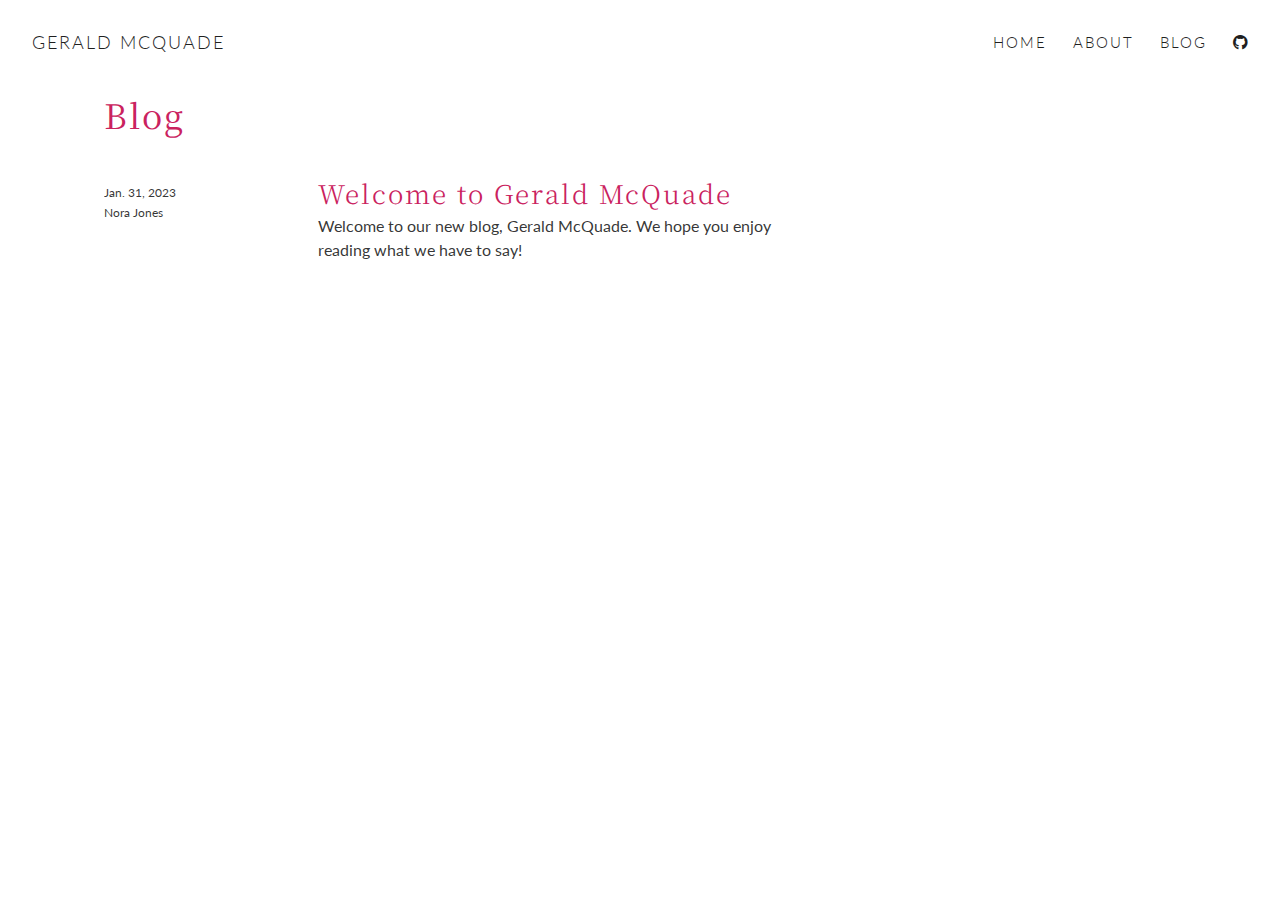
<file: docs/blog.html>
<!DOCTYPE html>

<html xmlns="http://www.w3.org/1999/xhtml" lang="" xml:lang="">

<head>
  <meta charset="utf-8"/>
  <meta name="viewport" content="width=device-width, initial-scale=1"/>
  <meta http-equiv="X-UA-Compatible" content="IE=Edge,chrome=1"/>
  <meta name="generator" content="distill" />

  <style type="text/css">
  /* Hide doc at startup (prevent jankiness while JS renders/transforms) */
  body {
    visibility: hidden;
  }
  </style>

 <!--radix_placeholder_import_source-->
 <!--/radix_placeholder_import_source-->

<style type="text/css">code{white-space: pre;}</style>
<style type="text/css" data-origin="pandoc">
pre > code.sourceCode { white-space: pre; position: relative; }
pre > code.sourceCode > span { display: inline-block; line-height: 1.25; }
pre > code.sourceCode > span:empty { height: 1.2em; }
.sourceCode { overflow: visible; }
code.sourceCode > span { color: inherit; text-decoration: inherit; }
div.sourceCode { margin: 1em 0; }
pre.sourceCode { margin: 0; }
@media screen {
div.sourceCode { overflow: auto; }
}
@media print {
pre > code.sourceCode { white-space: pre-wrap; }
pre > code.sourceCode > span { text-indent: -5em; padding-left: 5em; }
}
pre.numberSource code
  { counter-reset: source-line 0; }
pre.numberSource code > span
  { position: relative; left: -4em; counter-increment: source-line; }
pre.numberSource code > span > a:first-child::before
  { content: counter(source-line);
    position: relative; left: -1em; text-align: right; vertical-align: baseline;
    border: none; display: inline-block;
    -webkit-touch-callout: none; -webkit-user-select: none;
    -khtml-user-select: none; -moz-user-select: none;
    -ms-user-select: none; user-select: none;
    padding: 0 4px; width: 4em;
    color: #aaaaaa;
  }
pre.numberSource { margin-left: 3em; border-left: 1px solid #aaaaaa;  padding-left: 4px; }
div.sourceCode
  { color: #00769e; background-color: #f1f3f5; }
@media screen {
pre > code.sourceCode > span > a:first-child::before { text-decoration: underline; }
}
code span { color: #00769e; } /* Normal */
code span.al { color: #ad0000; } /* Alert */
code span.an { color: #5e5e5e; } /* Annotation */
code span.at { color: #657422; } /* Attribute */
code span.bn { color: #ad0000; } /* BaseN */
code span.bu { } /* BuiltIn */
code span.cf { color: #00769e; } /* ControlFlow */
code span.ch { color: #20794d; } /* Char */
code span.cn { color: #8f5902; } /* Constant */
code span.co { color: #5e5e5e; } /* Comment */
code span.cv { color: #5e5e5e; font-style: italic; } /* CommentVar */
code span.do { color: #5e5e5e; font-style: italic; } /* Documentation */
code span.dt { color: #ad0000; } /* DataType */
code span.dv { color: #ad0000; } /* DecVal */
code span.er { color: #ad0000; } /* Error */
code span.ex { } /* Extension */
code span.fl { color: #ad0000; } /* Float */
code span.fu { color: #4758ab; } /* Function */
code span.im { } /* Import */
code span.in { color: #5e5e5e; } /* Information */
code span.kw { color: #00769e; } /* Keyword */
code span.op { color: #5e5e5e; } /* Operator */
code span.ot { color: #00769e; } /* Other */
code span.pp { color: #ad0000; } /* Preprocessor */
code span.sc { color: #5e5e5e; } /* SpecialChar */
code span.ss { color: #20794d; } /* SpecialString */
code span.st { color: #20794d; } /* String */
code span.va { color: #111111; } /* Variable */
code span.vs { color: #20794d; } /* VerbatimString */
code span.wa { color: #5e5e5e; font-style: italic; } /* Warning */
</style>


  <!--radix_placeholder_meta_tags-->
  <title>Gerald McQuade: Blog</title>




  <!--  https://developers.facebook.com/docs/sharing/webmasters#markup -->
  <meta property="og:title" content="Gerald McQuade: Blog"/>
  <meta property="og:type" content="article"/>
  <meta property="og:locale" content="en_US"/>
  <meta property="og:site_name" content="Gerald McQuade"/>

  <!--  https://dev.twitter.com/cards/types/summary -->
  <meta property="twitter:card" content="summary"/>
  <meta property="twitter:title" content="Gerald McQuade: Blog"/>

  <!--/radix_placeholder_meta_tags-->
  <!--radix_placeholder_rmarkdown_metadata-->

  <script type="text/json" id="radix-rmarkdown-metadata">
  {"type":"list","attributes":{"names":{"type":"character","attributes":{},"value":["title","listing"]}},"value":[{"type":"character","attributes":{},"value":["Blog"]},{"type":"character","attributes":{},"value":["posts"]}]}
  </script>
  <!--/radix_placeholder_rmarkdown_metadata-->
  <!--radix_placeholder_navigation_in_header-->
  <meta name="distill:offset" content=""/>

  <script type="application/javascript">

    window.headroom_prevent_pin = false;

    window.document.addEventListener("DOMContentLoaded", function (event) {

      // initialize headroom for banner
      var header = $('header').get(0);
      var headerHeight = header.offsetHeight;
      var headroom = new Headroom(header, {
        tolerance: 5,
        onPin : function() {
          if (window.headroom_prevent_pin) {
            window.headroom_prevent_pin = false;
            headroom.unpin();
          }
        }
      });
      headroom.init();
      if(window.location.hash)
        headroom.unpin();
      $(header).addClass('headroom--transition');

      // offset scroll location for banner on hash change
      // (see: https://github.com/WickyNilliams/headroom.js/issues/38)
      window.addEventListener("hashchange", function(event) {
        window.scrollTo(0, window.pageYOffset - (headerHeight + 25));
      });

      // responsive menu
      $('.distill-site-header').each(function(i, val) {
        var topnav = $(this);
        var toggle = topnav.find('.nav-toggle');
        toggle.on('click', function() {
          topnav.toggleClass('responsive');
        });
      });

      // nav dropdowns
      $('.nav-dropbtn').click(function(e) {
        $(this).next('.nav-dropdown-content').toggleClass('nav-dropdown-active');
        $(this).parent().siblings('.nav-dropdown')
           .children('.nav-dropdown-content').removeClass('nav-dropdown-active');
      });
      $("body").click(function(e){
        $('.nav-dropdown-content').removeClass('nav-dropdown-active');
      });
      $(".nav-dropdown").click(function(e){
        e.stopPropagation();
      });
    });
  </script>

  <style type="text/css">

  /* Theme (user-documented overrideables for nav appearance) */

  .distill-site-nav {
    color: rgba(255, 255, 255, 0.8);
    background-color: #0F2E3D;
    font-size: 15px;
    font-weight: 300;
  }

  .distill-site-nav a {
    color: inherit;
    text-decoration: none;
  }

  .distill-site-nav a:hover {
    color: white;
  }

  @media print {
    .distill-site-nav {
      display: none;
    }
  }

  .distill-site-header {

  }

  .distill-site-footer {

  }


  /* Site Header */

  .distill-site-header {
    width: 100%;
    box-sizing: border-box;
    z-index: 3;
  }

  .distill-site-header .nav-left {
    display: inline-block;
    margin-left: 8px;
  }

  @media screen and (max-width: 768px) {
    .distill-site-header .nav-left {
      margin-left: 0;
    }
  }


  .distill-site-header .nav-right {
    float: right;
    margin-right: 8px;
  }

  .distill-site-header a,
  .distill-site-header .title {
    display: inline-block;
    text-align: center;
    padding: 14px 10px 14px 10px;
  }

  .distill-site-header .title {
    font-size: 18px;
    min-width: 150px;
  }

  .distill-site-header .logo {
    padding: 0;
  }

  .distill-site-header .logo img {
    display: none;
    max-height: 20px;
    width: auto;
    margin-bottom: -4px;
  }

  .distill-site-header .nav-image img {
    max-height: 18px;
    width: auto;
    display: inline-block;
    margin-bottom: -3px;
  }



  @media screen and (min-width: 1000px) {
    .distill-site-header .logo img {
      display: inline-block;
    }
    .distill-site-header .nav-left {
      margin-left: 20px;
    }
    .distill-site-header .nav-right {
      margin-right: 20px;
    }
    .distill-site-header .title {
      padding-left: 12px;
    }
  }


  .distill-site-header .nav-toggle {
    display: none;
  }

  .nav-dropdown {
    display: inline-block;
    position: relative;
  }

  .nav-dropdown .nav-dropbtn {
    border: none;
    outline: none;
    color: rgba(255, 255, 255, 0.8);
    padding: 16px 10px;
    background-color: transparent;
    font-family: inherit;
    font-size: inherit;
    font-weight: inherit;
    margin: 0;
    margin-top: 1px;
    z-index: 2;
  }

  .nav-dropdown-content {
    display: none;
    position: absolute;
    background-color: white;
    min-width: 200px;
    border: 1px solid rgba(0,0,0,0.15);
    border-radius: 4px;
    box-shadow: 0px 8px 16px 0px rgba(0,0,0,0.1);
    z-index: 1;
    margin-top: 2px;
    white-space: nowrap;
    padding-top: 4px;
    padding-bottom: 4px;
  }

  .nav-dropdown-content hr {
    margin-top: 4px;
    margin-bottom: 4px;
    border: none;
    border-bottom: 1px solid rgba(0, 0, 0, 0.1);
  }

  .nav-dropdown-active {
    display: block;
  }

  .nav-dropdown-content a, .nav-dropdown-content .nav-dropdown-header {
    color: black;
    padding: 6px 24px;
    text-decoration: none;
    display: block;
    text-align: left;
  }

  .nav-dropdown-content .nav-dropdown-header {
    display: block;
    padding: 5px 24px;
    padding-bottom: 0;
    text-transform: uppercase;
    font-size: 14px;
    color: #999999;
    white-space: nowrap;
  }

  .nav-dropdown:hover .nav-dropbtn {
    color: white;
  }

  .nav-dropdown-content a:hover {
    background-color: #ddd;
    color: black;
  }

  .nav-right .nav-dropdown-content {
    margin-left: -45%;
    right: 0;
  }

  @media screen and (max-width: 768px) {
    .distill-site-header a, .distill-site-header .nav-dropdown  {display: none;}
    .distill-site-header a.nav-toggle {
      float: right;
      display: block;
    }
    .distill-site-header .title {
      margin-left: 0;
    }
    .distill-site-header .nav-right {
      margin-right: 0;
    }
    .distill-site-header {
      overflow: hidden;
    }
    .nav-right .nav-dropdown-content {
      margin-left: 0;
    }
  }


  @media screen and (max-width: 768px) {
    .distill-site-header.responsive {position: relative; min-height: 500px; }
    .distill-site-header.responsive a.nav-toggle {
      position: absolute;
      right: 0;
      top: 0;
    }
    .distill-site-header.responsive a,
    .distill-site-header.responsive .nav-dropdown {
      display: block;
      text-align: left;
    }
    .distill-site-header.responsive .nav-left,
    .distill-site-header.responsive .nav-right {
      width: 100%;
    }
    .distill-site-header.responsive .nav-dropdown {float: none;}
    .distill-site-header.responsive .nav-dropdown-content {position: relative;}
    .distill-site-header.responsive .nav-dropdown .nav-dropbtn {
      display: block;
      width: 100%;
      text-align: left;
    }
  }

  /* Site Footer */

  .distill-site-footer {
    width: 100%;
    overflow: hidden;
    box-sizing: border-box;
    z-index: 3;
    margin-top: 30px;
    padding-top: 30px;
    padding-bottom: 30px;
    text-align: center;
  }

  /* Headroom */

  d-title {
    padding-top: 6rem;
  }

  @media print {
    d-title {
      padding-top: 4rem;
    }
  }

  .headroom {
    z-index: 1000;
    position: fixed;
    top: 0;
    left: 0;
    right: 0;
  }

  .headroom--transition {
    transition: all .4s ease-in-out;
  }

  .headroom--unpinned {
    top: -100px;
  }

  .headroom--pinned {
    top: 0;
  }

  /* adjust viewport for navbar height */
  /* helps vertically center bootstrap (non-distill) content */
  .min-vh-100 {
    min-height: calc(100vh - 100px) !important;
  }

  </style>

  <script src="site_libs/jquery-3.6.0/jquery-3.6.0.min.js"></script>
  <link href="site_libs/font-awesome-5.1.0/css/all.css" rel="stylesheet"/>
  <link href="site_libs/font-awesome-5.1.0/css/v4-shims.css" rel="stylesheet"/>
  <script src="site_libs/headroom-0.9.4/headroom.min.js"></script>
  <script src="site_libs/autocomplete-0.37.1/autocomplete.min.js"></script>
  <script src="site_libs/fuse-6.4.1/fuse.min.js"></script>

  <script type="application/javascript">

  function getMeta(metaName) {
    var metas = document.getElementsByTagName('meta');
    for (let i = 0; i < metas.length; i++) {
      if (metas[i].getAttribute('name') === metaName) {
        return metas[i].getAttribute('content');
      }
    }
    return '';
  }

  function offsetURL(url) {
    var offset = getMeta('distill:offset');
    return offset ? offset + '/' + url : url;
  }

  function createFuseIndex() {

    // create fuse index
    var options = {
      keys: [
        { name: 'title', weight: 20 },
        { name: 'categories', weight: 15 },
        { name: 'description', weight: 10 },
        { name: 'contents', weight: 5 },
      ],
      ignoreLocation: true,
      threshold: 0
    };
    var fuse = new window.Fuse([], options);

    // fetch the main search.json
    return fetch(offsetURL('search.json'))
      .then(function(response) {
        if (response.status == 200) {
          return response.json().then(function(json) {
            // index main articles
            json.articles.forEach(function(article) {
              fuse.add(article);
            });
            // download collections and index their articles
            return Promise.all(json.collections.map(function(collection) {
              return fetch(offsetURL(collection)).then(function(response) {
                if (response.status === 200) {
                  return response.json().then(function(articles) {
                    articles.forEach(function(article) {
                      fuse.add(article);
                    });
                  })
                } else {
                  return Promise.reject(
                    new Error('Unexpected status from search index request: ' +
                              response.status)
                  );
                }
              });
            })).then(function() {
              return fuse;
            });
          });

        } else {
          return Promise.reject(
            new Error('Unexpected status from search index request: ' +
                        response.status)
          );
        }
      });
  }

  window.document.addEventListener("DOMContentLoaded", function (event) {

    // get search element (bail if we don't have one)
    var searchEl = window.document.getElementById('distill-search');
    if (!searchEl)
      return;

    createFuseIndex()
      .then(function(fuse) {

        // make search box visible
        searchEl.classList.remove('hidden');

        // initialize autocomplete
        var options = {
          autoselect: true,
          hint: false,
          minLength: 2,
        };
        window.autocomplete(searchEl, options, [{
          source: function(query, callback) {
            const searchOptions = {
              isCaseSensitive: false,
              shouldSort: true,
              minMatchCharLength: 2,
              limit: 10,
            };
            var results = fuse.search(query, searchOptions);
            callback(results
              .map(function(result) { return result.item; })
            );
          },
          templates: {
            suggestion: function(suggestion) {
              var img = suggestion.preview && Object.keys(suggestion.preview).length > 0
                ? `<img src="${offsetURL(suggestion.preview)}"</img>`
                : '';
              var html = `
                <div class="search-item">
                  <h3>${suggestion.title}</h3>
                  <div class="search-item-description">
                    ${suggestion.description || ''}
                  </div>
                  <div class="search-item-preview">
                    ${img}
                  </div>
                </div>
              `;
              return html;
            }
          }
        }]).on('autocomplete:selected', function(event, suggestion) {
          window.location.href = offsetURL(suggestion.path);
        });
        // remove inline display style on autocompleter (we want to
        // manage responsive display via css)
        $('.algolia-autocomplete').css("display", "");
      })
      .catch(function(error) {
        console.log(error);
      });

  });

  </script>

  <style type="text/css">

  .nav-search {
    font-size: x-small;
  }

  /* Algolioa Autocomplete */

  .algolia-autocomplete {
    display: inline-block;
    margin-left: 10px;
    vertical-align: sub;
    background-color: white;
    color: black;
    padding: 6px;
    padding-top: 8px;
    padding-bottom: 0;
    border-radius: 6px;
    border: 1px #0F2E3D solid;
    width: 180px;
  }


  @media screen and (max-width: 768px) {
    .distill-site-nav .algolia-autocomplete {
      display: none;
      visibility: hidden;
    }
    .distill-site-nav.responsive .algolia-autocomplete {
      display: inline-block;
      visibility: visible;
    }
    .distill-site-nav.responsive .algolia-autocomplete .aa-dropdown-menu {
      margin-left: 0;
      width: 400px;
      max-height: 400px;
    }
  }

  .algolia-autocomplete .aa-input, .algolia-autocomplete .aa-hint {
    width: 90%;
    outline: none;
    border: none;
  }

  .algolia-autocomplete .aa-hint {
    color: #999;
  }
  .algolia-autocomplete .aa-dropdown-menu {
    width: 550px;
    max-height: 70vh;
    overflow-x: visible;
    overflow-y: scroll;
    padding: 5px;
    margin-top: 3px;
    margin-left: -150px;
    background-color: #fff;
    border-radius: 5px;
    border: 1px solid #999;
    border-top: none;
  }

  .algolia-autocomplete .aa-dropdown-menu .aa-suggestion {
    cursor: pointer;
    padding: 5px 4px;
    border-bottom: 1px solid #eee;
  }

  .algolia-autocomplete .aa-dropdown-menu .aa-suggestion:last-of-type {
    border-bottom: none;
    margin-bottom: 2px;
  }

  .algolia-autocomplete .aa-dropdown-menu .aa-suggestion .search-item {
    overflow: hidden;
    font-size: 0.8em;
    line-height: 1.4em;
  }

  .algolia-autocomplete .aa-dropdown-menu .aa-suggestion .search-item h3 {
    font-size: 1rem;
    margin-block-start: 0;
    margin-block-end: 5px;
  }

  .algolia-autocomplete .aa-dropdown-menu .aa-suggestion .search-item-description {
    display: inline-block;
    overflow: hidden;
    height: 2.8em;
    width: 80%;
    margin-right: 4%;
  }

  .algolia-autocomplete .aa-dropdown-menu .aa-suggestion .search-item-preview {
    display: inline-block;
    width: 15%;
  }

  .algolia-autocomplete .aa-dropdown-menu .aa-suggestion .search-item-preview img {
    height: 3em;
    width: auto;
    display: none;
  }

  .algolia-autocomplete .aa-dropdown-menu .aa-suggestion .search-item-preview img[src] {
    display: initial;
  }

  .algolia-autocomplete .aa-dropdown-menu .aa-suggestion.aa-cursor {
    background-color: #eee;
  }
  .algolia-autocomplete .aa-dropdown-menu .aa-suggestion em {
    font-weight: bold;
    font-style: normal;
  }

  </style>


  <!--/radix_placeholder_navigation_in_header-->
  <!--radix_placeholder_distill-->

  <style type="text/css">

  body {
    background-color: white;
  }

  .pandoc-table {
    width: 100%;
  }

  .pandoc-table>caption {
    margin-bottom: 10px;
  }

  .pandoc-table th:not([align]) {
    text-align: left;
  }

  .pagedtable-footer {
    font-size: 15px;
  }

  d-byline .byline {
    grid-template-columns: 2fr 2fr;
  }

  d-byline .byline h3 {
    margin-block-start: 1.5em;
  }

  d-byline .byline .authors-affiliations h3 {
    margin-block-start: 0.5em;
  }

  .authors-affiliations .orcid-id {
    width: 16px;
    height:16px;
    margin-left: 4px;
    margin-right: 4px;
    vertical-align: middle;
    padding-bottom: 2px;
  }

  d-title .dt-tags {
    margin-top: 1em;
    grid-column: text;
  }

  .dt-tags .dt-tag {
    text-decoration: none;
    display: inline-block;
    color: rgba(0,0,0,0.6);
    padding: 0em 0.4em;
    margin-right: 0.5em;
    margin-bottom: 0.4em;
    font-size: 70%;
    border: 1px solid rgba(0,0,0,0.2);
    border-radius: 3px;
    text-transform: uppercase;
    font-weight: 500;
  }

  d-article table.gt_table td,
  d-article table.gt_table th {
    border-bottom: none;
    font-size: 100%;
  }

  .html-widget {
    margin-bottom: 2.0em;
  }

  .l-screen-inset {
    padding-right: 16px;
  }

  .l-screen .caption {
    margin-left: 10px;
  }

  .shaded {
    background: rgb(247, 247, 247);
    padding-top: 20px;
    padding-bottom: 20px;
    border-top: 1px solid rgba(0, 0, 0, 0.1);
    border-bottom: 1px solid rgba(0, 0, 0, 0.1);
  }

  .shaded .html-widget {
    margin-bottom: 0;
    border: 1px solid rgba(0, 0, 0, 0.1);
  }

  .shaded .shaded-content {
    background: white;
  }

  .text-output {
    margin-top: 0;
    line-height: 1.5em;
  }

  .hidden {
    display: none !important;
  }

  d-article {
    padding-top: 2.5rem;
    padding-bottom: 30px;
  }

  d-appendix {
    padding-top: 30px;
  }

  d-article>p>img {
    width: 100%;
  }

  d-article h2 {
    margin: 1rem 0 1.5rem 0;
  }

  d-article h3 {
    margin-top: 1.5rem;
  }

  d-article iframe {
    border: 1px solid rgba(0, 0, 0, 0.1);
    margin-bottom: 2.0em;
    width: 100%;
  }

  /* Tweak code blocks */

  d-article div.sourceCode code,
  d-article pre code {
    font-family: Consolas, Monaco, 'Andale Mono', 'Ubuntu Mono', monospace;
  }

  d-article pre,
  d-article div.sourceCode,
  d-article div.sourceCode pre {
    overflow: auto;
  }

  d-article div.sourceCode {
    background-color: white;
  }

  d-article div.sourceCode pre {
    padding-left: 10px;
    font-size: 12px;
    border-left: 2px solid rgba(0,0,0,0.1);
  }

  d-article pre {
    font-size: 12px;
    color: black;
    background: none;
    margin-top: 0;
    text-align: left;
    white-space: pre;
    word-spacing: normal;
    word-break: normal;
    word-wrap: normal;
    line-height: 1.5;

    -moz-tab-size: 4;
    -o-tab-size: 4;
    tab-size: 4;

    -webkit-hyphens: none;
    -moz-hyphens: none;
    -ms-hyphens: none;
    hyphens: none;
  }

  d-article pre a {
    border-bottom: none;
  }

  d-article pre a:hover {
    border-bottom: none;
    text-decoration: underline;
  }

  d-article details {
    grid-column: text;
    margin-bottom: 0.8em;
  }

  @media(min-width: 768px) {

  d-article pre,
  d-article div.sourceCode,
  d-article div.sourceCode pre {
    overflow: visible !important;
  }

  d-article div.sourceCode pre {
    padding-left: 18px;
    font-size: 14px;
  }

  d-article pre {
    font-size: 14px;
  }

  }

  figure img.external {
    background: white;
    border: 1px solid rgba(0, 0, 0, 0.1);
    box-shadow: 0 1px 8px rgba(0, 0, 0, 0.1);
    padding: 18px;
    box-sizing: border-box;
  }

  /* CSS for d-contents */

  .d-contents {
    grid-column: text;
    color: rgba(0,0,0,0.8);
    font-size: 0.9em;
    padding-bottom: 1em;
    margin-bottom: 1em;
    padding-bottom: 0.5em;
    margin-bottom: 1em;
    padding-left: 0.25em;
    justify-self: start;
  }

  @media(min-width: 1000px) {
    .d-contents.d-contents-float {
      height: 0;
      grid-column-start: 1;
      grid-column-end: 4;
      justify-self: center;
      padding-right: 3em;
      padding-left: 2em;
    }
  }

  .d-contents nav h3 {
    font-size: 18px;
    margin-top: 0;
    margin-bottom: 1em;
  }

  .d-contents li {
    list-style-type: none
  }

  .d-contents nav > ul {
    padding-left: 0;
  }

  .d-contents ul {
    padding-left: 1em
  }

  .d-contents nav ul li {
    margin-top: 0.6em;
    margin-bottom: 0.2em;
  }

  .d-contents nav a {
    font-size: 13px;
    border-bottom: none;
    text-decoration: none
    color: rgba(0, 0, 0, 0.8);
  }

  .d-contents nav a:hover {
    text-decoration: underline solid rgba(0, 0, 0, 0.6)
  }

  .d-contents nav > ul > li > a {
    font-weight: 600;
  }

  .d-contents nav > ul > li > ul {
    font-weight: inherit;
  }

  .d-contents nav > ul > li > ul > li {
    margin-top: 0.2em;
  }


  .d-contents nav ul {
    margin-top: 0;
    margin-bottom: 0.25em;
  }

  .d-article-with-toc h2:nth-child(2) {
    margin-top: 0;
  }


  /* Figure */

  .figure {
    position: relative;
    margin-bottom: 2.5em;
    margin-top: 1.5em;
  }

  .figure .caption {
    color: rgba(0, 0, 0, 0.6);
    font-size: 12px;
    line-height: 1.5em;
  }

  .figure img.external {
    background: white;
    border: 1px solid rgba(0, 0, 0, 0.1);
    box-shadow: 0 1px 8px rgba(0, 0, 0, 0.1);
    padding: 18px;
    box-sizing: border-box;
  }

  .figure .caption a {
    color: rgba(0, 0, 0, 0.6);
  }

  .figure .caption b,
  .figure .caption strong, {
    font-weight: 600;
    color: rgba(0, 0, 0, 1.0);
  }

  /* Citations */

  d-article .citation {
    color: inherit;
    cursor: inherit;
  }

  div.hanging-indent{
    margin-left: 1em; text-indent: -1em;
  }

  /* Citation hover box */

  .tippy-box[data-theme~=light-border] {
    background-color: rgba(250, 250, 250, 0.95);
  }

  .tippy-content > p {
    margin-bottom: 0;
    padding: 2px;
  }


  /* Tweak 1000px media break to show more text */

  @media(min-width: 1000px) {
    .base-grid,
    distill-header,
    d-title,
    d-abstract,
    d-article,
    d-appendix,
    distill-appendix,
    d-byline,
    d-footnote-list,
    d-citation-list,
    distill-footer {
      grid-template-columns: [screen-start] 1fr [page-start kicker-start] 80px [middle-start] 50px [text-start kicker-end] 65px 65px 65px 65px 65px 65px 65px 65px [text-end gutter-start] 65px [middle-end] 65px [page-end gutter-end] 1fr [screen-end];
      grid-column-gap: 16px;
    }

    .grid {
      grid-column-gap: 16px;
    }

    d-article {
      font-size: 1.06rem;
      line-height: 1.7em;
    }
    figure .caption, .figure .caption, figure figcaption {
      font-size: 13px;
    }
  }

  @media(min-width: 1180px) {
    .base-grid,
    distill-header,
    d-title,
    d-abstract,
    d-article,
    d-appendix,
    distill-appendix,
    d-byline,
    d-footnote-list,
    d-citation-list,
    distill-footer {
      grid-template-columns: [screen-start] 1fr [page-start kicker-start] 60px [middle-start] 60px [text-start kicker-end] 60px 60px 60px 60px 60px 60px 60px 60px [text-end gutter-start] 60px [middle-end] 60px [page-end gutter-end] 1fr [screen-end];
      grid-column-gap: 32px;
    }

    .grid {
      grid-column-gap: 32px;
    }
  }


  /* Get the citation styles for the appendix (not auto-injected on render since
     we do our own rendering of the citation appendix) */

  d-appendix .citation-appendix,
  .d-appendix .citation-appendix {
    font-size: 11px;
    line-height: 15px;
    border-left: 1px solid rgba(0, 0, 0, 0.1);
    padding-left: 18px;
    border: 1px solid rgba(0,0,0,0.1);
    background: rgba(0, 0, 0, 0.02);
    padding: 10px 18px;
    border-radius: 3px;
    color: rgba(150, 150, 150, 1);
    overflow: hidden;
    margin-top: -12px;
    white-space: pre-wrap;
    word-wrap: break-word;
  }

  /* Include appendix styles here so they can be overridden */

  d-appendix {
    contain: layout style;
    font-size: 0.8em;
    line-height: 1.7em;
    margin-top: 60px;
    margin-bottom: 0;
    border-top: 1px solid rgba(0, 0, 0, 0.1);
    color: rgba(0,0,0,0.5);
    padding-top: 60px;
    padding-bottom: 48px;
  }

  d-appendix h3 {
    grid-column: page-start / text-start;
    font-size: 15px;
    font-weight: 500;
    margin-top: 1em;
    margin-bottom: 0;
    color: rgba(0,0,0,0.65);
  }

  d-appendix h3 + * {
    margin-top: 1em;
  }

  d-appendix ol {
    padding: 0 0 0 15px;
  }

  @media (min-width: 768px) {
    d-appendix ol {
      padding: 0 0 0 30px;
      margin-left: -30px;
    }
  }

  d-appendix li {
    margin-bottom: 1em;
  }

  d-appendix a {
    color: rgba(0, 0, 0, 0.6);
  }

  d-appendix > * {
    grid-column: text;
  }

  d-appendix > d-footnote-list,
  d-appendix > d-citation-list,
  d-appendix > distill-appendix {
    grid-column: screen;
  }

  /* Include footnote styles here so they can be overridden */

  d-footnote-list {
    contain: layout style;
  }

  d-footnote-list > * {
    grid-column: text;
  }

  d-footnote-list a.footnote-backlink {
    color: rgba(0,0,0,0.3);
    padding-left: 0.5em;
  }



  /* Anchor.js */

  .anchorjs-link {
    /*transition: all .25s linear; */
    text-decoration: none;
    border-bottom: none;
  }
  *:hover > .anchorjs-link {
    margin-left: -1.125em !important;
    text-decoration: none;
    border-bottom: none;
  }

  /* Social footer */

  .social_footer {
    margin-top: 30px;
    margin-bottom: 0;
    color: rgba(0,0,0,0.67);
  }

  .disqus-comments {
    margin-right: 30px;
  }

  .disqus-comment-count {
    border-bottom: 1px solid rgba(0, 0, 0, 0.4);
    cursor: pointer;
  }

  #disqus_thread {
    margin-top: 30px;
  }

  .article-sharing a {
    border-bottom: none;
    margin-right: 8px;
  }

  .article-sharing a:hover {
    border-bottom: none;
  }

  .sidebar-section.subscribe {
    font-size: 12px;
    line-height: 1.6em;
  }

  .subscribe p {
    margin-bottom: 0.5em;
  }


  .article-footer .subscribe {
    font-size: 15px;
    margin-top: 45px;
  }


  .sidebar-section.custom {
    font-size: 12px;
    line-height: 1.6em;
  }

  .custom p {
    margin-bottom: 0.5em;
  }

  /* Styles for listing layout (hide title) */
  .layout-listing d-title, .layout-listing .d-title {
    display: none;
  }

  /* Styles for posts lists (not auto-injected) */


  .posts-with-sidebar {
    padding-left: 45px;
    padding-right: 45px;
  }

  .posts-list .description h2,
  .posts-list .description p {
    font-family: -apple-system, BlinkMacSystemFont, "Segoe UI", Roboto, Oxygen, Ubuntu, Cantarell, "Fira Sans", "Droid Sans", "Helvetica Neue", Arial, sans-serif;
  }

  .posts-list .description h2 {
    font-weight: 700;
    border-bottom: none;
    padding-bottom: 0;
  }

  .posts-list h2.post-tag {
    border-bottom: 1px solid rgba(0, 0, 0, 0.2);
    padding-bottom: 12px;
  }
  .posts-list {
    margin-top: 60px;
    margin-bottom: 24px;
  }

  .posts-list .post-preview {
    text-decoration: none;
    overflow: hidden;
    display: block;
    border-bottom: 1px solid rgba(0, 0, 0, 0.1);
    padding: 24px 0;
  }

  .post-preview-last {
    border-bottom: none !important;
  }

  .posts-list .posts-list-caption {
    grid-column: screen;
    font-weight: 400;
  }

  .posts-list .post-preview h2 {
    margin: 0 0 6px 0;
    line-height: 1.2em;
    font-style: normal;
    font-size: 24px;
  }

  .posts-list .post-preview p {
    margin: 0 0 12px 0;
    line-height: 1.4em;
    font-size: 16px;
  }

  .posts-list .post-preview .thumbnail {
    box-sizing: border-box;
    margin-bottom: 24px;
    position: relative;
    max-width: 500px;
  }
  .posts-list .post-preview img {
    width: 100%;
    display: block;
  }

  .posts-list .metadata {
    font-size: 12px;
    line-height: 1.4em;
    margin-bottom: 18px;
  }

  .posts-list .metadata > * {
    display: inline-block;
  }

  .posts-list .metadata .publishedDate {
    margin-right: 2em;
  }

  .posts-list .metadata .dt-authors {
    display: block;
    margin-top: 0.3em;
    margin-right: 2em;
  }

  .posts-list .dt-tags {
    display: block;
    line-height: 1em;
  }

  .posts-list .dt-tags .dt-tag {
    display: inline-block;
    color: rgba(0,0,0,0.6);
    padding: 0.3em 0.4em;
    margin-right: 0.2em;
    margin-bottom: 0.4em;
    font-size: 60%;
    border: 1px solid rgba(0,0,0,0.2);
    border-radius: 3px;
    text-transform: uppercase;
    font-weight: 500;
  }

  .posts-list img {
    opacity: 1;
  }

  .posts-list img[data-src] {
    opacity: 0;
  }

  .posts-more {
    clear: both;
  }


  .posts-sidebar {
    font-size: 16px;
  }

  .posts-sidebar h3 {
    font-size: 16px;
    margin-top: 0;
    margin-bottom: 0.5em;
    font-weight: 400;
    text-transform: uppercase;
  }

  .sidebar-section {
    margin-bottom: 30px;
  }

  .categories ul {
    list-style-type: none;
    margin: 0;
    padding: 0;
  }

  .categories li {
    color: rgba(0, 0, 0, 0.8);
    margin-bottom: 0;
  }

  .categories li>a {
    border-bottom: none;
  }

  .categories li>a:hover {
    border-bottom: 1px solid rgba(0, 0, 0, 0.4);
  }

  .categories .active {
    font-weight: 600;
  }

  .categories .category-count {
    color: rgba(0, 0, 0, 0.4);
  }


  @media(min-width: 768px) {
    .posts-list .post-preview h2 {
      font-size: 26px;
    }
    .posts-list .post-preview .thumbnail {
      float: right;
      width: 30%;
      margin-bottom: 0;
    }
    .posts-list .post-preview .description {
      float: left;
      width: 45%;
    }
    .posts-list .post-preview .metadata {
      float: left;
      width: 20%;
      margin-top: 8px;
    }
    .posts-list .post-preview p {
      margin: 0 0 12px 0;
      line-height: 1.5em;
      font-size: 16px;
    }
    .posts-with-sidebar .posts-list {
      float: left;
      width: 75%;
    }
    .posts-with-sidebar .posts-sidebar {
      float: right;
      width: 20%;
      margin-top: 60px;
      padding-top: 24px;
      padding-bottom: 24px;
    }
  }


  /* Improve display for browsers without grid (IE/Edge <= 15) */

  .downlevel {
    line-height: 1.6em;
    font-family: -apple-system, BlinkMacSystemFont, "Segoe UI", Roboto, Oxygen, Ubuntu, Cantarell, "Fira Sans", "Droid Sans", "Helvetica Neue", Arial, sans-serif;
    margin: 0;
  }

  .downlevel .d-title {
    padding-top: 6rem;
    padding-bottom: 1.5rem;
  }

  .downlevel .d-title h1 {
    font-size: 50px;
    font-weight: 700;
    line-height: 1.1em;
    margin: 0 0 0.5rem;
  }

  .downlevel .d-title p {
    font-weight: 300;
    font-size: 1.2rem;
    line-height: 1.55em;
    margin-top: 0;
  }

  .downlevel .d-byline {
    padding-top: 0.8em;
    padding-bottom: 0.8em;
    font-size: 0.8rem;
    line-height: 1.8em;
  }

  .downlevel .section-separator {
    border: none;
    border-top: 1px solid rgba(0, 0, 0, 0.1);
  }

  .downlevel .d-article {
    font-size: 1.06rem;
    line-height: 1.7em;
    padding-top: 1rem;
    padding-bottom: 2rem;
  }


  .downlevel .d-appendix {
    padding-left: 0;
    padding-right: 0;
    max-width: none;
    font-size: 0.8em;
    line-height: 1.7em;
    margin-bottom: 0;
    color: rgba(0,0,0,0.5);
    padding-top: 40px;
    padding-bottom: 48px;
  }

  .downlevel .footnotes ol {
    padding-left: 13px;
  }

  .downlevel .base-grid,
  .downlevel .distill-header,
  .downlevel .d-title,
  .downlevel .d-abstract,
  .downlevel .d-article,
  .downlevel .d-appendix,
  .downlevel .distill-appendix,
  .downlevel .d-byline,
  .downlevel .d-footnote-list,
  .downlevel .d-citation-list,
  .downlevel .distill-footer,
  .downlevel .appendix-bottom,
  .downlevel .posts-container {
    padding-left: 40px;
    padding-right: 40px;
  }

  @media(min-width: 768px) {
    .downlevel .base-grid,
    .downlevel .distill-header,
    .downlevel .d-title,
    .downlevel .d-abstract,
    .downlevel .d-article,
    .downlevel .d-appendix,
    .downlevel .distill-appendix,
    .downlevel .d-byline,
    .downlevel .d-footnote-list,
    .downlevel .d-citation-list,
    .downlevel .distill-footer,
    .downlevel .appendix-bottom,
    .downlevel .posts-container {
    padding-left: 150px;
    padding-right: 150px;
    max-width: 900px;
  }
  }

  .downlevel pre code {
    display: block;
    border-left: 2px solid rgba(0, 0, 0, .1);
    padding: 0 0 0 20px;
    font-size: 14px;
  }

  .downlevel code, .downlevel pre {
    color: black;
    background: none;
    font-family: Consolas, Monaco, 'Andale Mono', 'Ubuntu Mono', monospace;
    text-align: left;
    white-space: pre;
    word-spacing: normal;
    word-break: normal;
    word-wrap: normal;
    line-height: 1.5;

    -moz-tab-size: 4;
    -o-tab-size: 4;
    tab-size: 4;

    -webkit-hyphens: none;
    -moz-hyphens: none;
    -ms-hyphens: none;
    hyphens: none;
  }

  .downlevel .posts-list .post-preview {
    color: inherit;
  }



  </style>

  <script type="application/javascript">

  function is_downlevel_browser() {
    if (bowser.isUnsupportedBrowser({ msie: "12", msedge: "16"},
                                   window.navigator.userAgent)) {
      return true;
    } else {
      return window.load_distill_framework === undefined;
    }
  }

  // show body when load is complete
  function on_load_complete() {

    // add anchors
    if (window.anchors) {
      window.anchors.options.placement = 'left';
      window.anchors.add('d-article > h2, d-article > h3, d-article > h4, d-article > h5');
    }


    // set body to visible
    document.body.style.visibility = 'visible';

    // force redraw for leaflet widgets
    if (window.HTMLWidgets) {
      var maps = window.HTMLWidgets.findAll(".leaflet");
      $.each(maps, function(i, el) {
        var map = this.getMap();
        map.invalidateSize();
        map.eachLayer(function(layer) {
          if (layer instanceof L.TileLayer)
            layer.redraw();
        });
      });
    }

    // trigger 'shown' so htmlwidgets resize
    $('d-article').trigger('shown');
  }

  function init_distill() {

    init_common();

    // create front matter
    var front_matter = $('<d-front-matter></d-front-matter>');
    $('#distill-front-matter').wrap(front_matter);

    // create d-title
    $('.d-title').changeElementType('d-title');

    // create d-byline
    var byline = $('<d-byline></d-byline>');
    $('.d-byline').replaceWith(byline);

    // create d-article
    var article = $('<d-article></d-article>');
    $('.d-article').wrap(article).children().unwrap();

    // move posts container into article
    $('.posts-container').appendTo($('d-article'));

    // create d-appendix
    $('.d-appendix').changeElementType('d-appendix');

    // flag indicating that we have appendix items
    var appendix = $('.appendix-bottom').children('h3').length > 0;

    // replace footnotes with <d-footnote>
    $('.footnote-ref').each(function(i, val) {
      appendix = true;
      var href = $(this).attr('href');
      var id = href.replace('#', '');
      var fn = $('#' + id);
      var fn_p = $('#' + id + '>p');
      fn_p.find('.footnote-back').remove();
      var text = fn_p.html();
      var dtfn = $('<d-footnote></d-footnote>');
      dtfn.html(text);
      $(this).replaceWith(dtfn);
    });
    // remove footnotes
    $('.footnotes').remove();

    // move refs into #references-listing
    $('#references-listing').replaceWith($('#refs'));

    $('h1.appendix, h2.appendix').each(function(i, val) {
      $(this).changeElementType('h3');
    });
    $('h3.appendix').each(function(i, val) {
      var id = $(this).attr('id');
      $('.d-contents a[href="#' + id + '"]').parent().remove();
      appendix = true;
      $(this).nextUntil($('h1, h2, h3')).addBack().appendTo($('d-appendix'));
    });

    // show d-appendix if we have appendix content
    $("d-appendix").css('display', appendix ? 'grid' : 'none');

    // localize layout chunks to just output
    $('.layout-chunk').each(function(i, val) {

      // capture layout
      var layout = $(this).attr('data-layout');

      // apply layout to markdown level block elements
      var elements = $(this).children().not('details, div.sourceCode, pre, script');
      elements.each(function(i, el) {
        var layout_div = $('<div class="' + layout + '"></div>');
        if (layout_div.hasClass('shaded')) {
          var shaded_content = $('<div class="shaded-content"></div>');
          $(this).wrap(shaded_content);
          $(this).parent().wrap(layout_div);
        } else {
          $(this).wrap(layout_div);
        }
      });


      // unwrap the layout-chunk div
      $(this).children().unwrap();
    });

    // remove code block used to force  highlighting css
    $('.distill-force-highlighting-css').parent().remove();

    // remove empty line numbers inserted by pandoc when using a
    // custom syntax highlighting theme
    $('code.sourceCode a:empty').remove();

    // load distill framework
    load_distill_framework();

    // wait for window.distillRunlevel == 4 to do post processing
    function distill_post_process() {

      if (!window.distillRunlevel || window.distillRunlevel < 4)
        return;

      // hide author/affiliations entirely if we have no authors
      var front_matter = JSON.parse($("#distill-front-matter").html());
      var have_authors = front_matter.authors && front_matter.authors.length > 0;
      if (!have_authors)
        $('d-byline').addClass('hidden');

      // article with toc class
      $('.d-contents').parent().addClass('d-article-with-toc');

      // strip links that point to #
      $('.authors-affiliations').find('a[href="#"]').removeAttr('href');

      // add orcid ids
      $('.authors-affiliations').find('.author').each(function(i, el) {
        var orcid_id = front_matter.authors[i].orcidID;
        if (orcid_id) {
          var a = $('<a></a>');
          a.attr('href', 'https://orcid.org/' + orcid_id);
          var img = $('<img></img>');
          img.addClass('orcid-id');
          img.attr('alt', 'ORCID ID');
          img.attr('src','[data-uri]');
          a.append(img);
          $(this).append(a);
        }
      });

      // hide elements of author/affiliations grid that have no value
      function hide_byline_column(caption) {
        $('d-byline').find('h3:contains("' + caption + '")').parent().css('visibility', 'hidden');
      }

      // affiliations
      var have_affiliations = false;
      for (var i = 0; i<front_matter.authors.length; ++i) {
        var author = front_matter.authors[i];
        if (author.affiliation !== "&nbsp;") {
          have_affiliations = true;
          break;
        }
      }
      if (!have_affiliations)
        $('d-byline').find('h3:contains("Affiliations")').css('visibility', 'hidden');

      // published date
      if (!front_matter.publishedDate)
        hide_byline_column("Published");

      // document object identifier
      var doi = $('d-byline').find('h3:contains("DOI")');
      var doi_p = doi.next().empty();
      if (!front_matter.doi) {
        // if we have a citation and valid citationText then link to that
        if ($('#citation').length > 0 && front_matter.citationText) {
          doi.html('Citation');
          $('<a href="#citation"></a>')
            .text(front_matter.citationText)
            .appendTo(doi_p);
        } else {
          hide_byline_column("DOI");
        }
      } else {
        $('<a></a>')
           .attr('href', "https://doi.org/" + front_matter.doi)
           .html(front_matter.doi)
           .appendTo(doi_p);
      }

       // change plural form of authors/affiliations
      if (front_matter.authors.length === 1) {
        var grid = $('.authors-affiliations');
        grid.children('h3:contains("Authors")').text('Author');
        grid.children('h3:contains("Affiliations")').text('Affiliation');
      }

      // remove d-appendix and d-footnote-list local styles
      $('d-appendix > style:first-child').remove();
      $('d-footnote-list > style:first-child').remove();

      // move appendix-bottom entries to the bottom
      $('.appendix-bottom').appendTo('d-appendix').children().unwrap();
      $('.appendix-bottom').remove();

      // hoverable references
      $('span.citation[data-cites]').each(function() {
        const citeChild = $(this).children()[0]
        // Do not process if @xyz has been used without escaping and without bibliography activated
        // https://github.com/rstudio/distill/issues/466
        if (citeChild === undefined) return true

        if (citeChild.nodeName == "D-FOOTNOTE") {
          var fn = citeChild
          $(this).html(fn.shadowRoot.querySelector("sup"))
          $(this).id = fn.id
          fn.remove()
        }
        var refs = $(this).attr('data-cites').split(" ");
        var refHtml = refs.map(function(ref) {
          // Could use CSS.escape too here, we insure backward compatibility in navigator
          return "<p>" + $('div[id="ref-' + ref + '"]').html() + "</p>";
        }).join("\n");
        window.tippy(this, {
          allowHTML: true,
          content: refHtml,
          maxWidth: 500,
          interactive: true,
          interactiveBorder: 10,
          theme: 'light-border',
          placement: 'bottom-start'
        });
      });

      // fix footnotes in tables (#411)
      // replacing broken distill.pub feature
      $('table d-footnote').each(function() {
        // we replace internal showAtNode methode which is triggered when hovering a footnote
        this.hoverBox.showAtNode = function(node) {
          // ported from https://github.com/distillpub/template/pull/105/files
          calcOffset = function(elem) {
              let x = elem.offsetLeft;
              let y = elem.offsetTop;
              // Traverse upwards until an `absolute` element is found or `elem`
              // becomes null.
              while (elem = elem.offsetParent && elem.style.position != 'absolute') {
                  x += elem.offsetLeft;
                  y += elem.offsetTop;
              }

              return { left: x, top: y };
          }
          // https://developer.mozilla.org/en-US/docs/Web/API/HTMLElement/offsetTop
          const bbox = node.getBoundingClientRect();
          const offset = calcOffset(node);
          this.show([offset.left + bbox.width, offset.top + bbox.height]);
        }
      })

      // clear polling timer
      clearInterval(tid);

      // show body now that everything is ready
      on_load_complete();
    }

    var tid = setInterval(distill_post_process, 50);
    distill_post_process();

  }

  function init_downlevel() {

    init_common();

     // insert hr after d-title
    $('.d-title').after($('<hr class="section-separator"/>'));

    // check if we have authors
    var front_matter = JSON.parse($("#distill-front-matter").html());
    var have_authors = front_matter.authors && front_matter.authors.length > 0;

    // manage byline/border
    if (!have_authors)
      $('.d-byline').remove();
    $('.d-byline').after($('<hr class="section-separator"/>'));
    $('.d-byline a').remove();

    // remove toc
    $('.d-contents').remove();

    // move appendix elements
    $('h1.appendix, h2.appendix').each(function(i, val) {
      $(this).changeElementType('h3');
    });
    $('h3.appendix').each(function(i, val) {
      $(this).nextUntil($('h1, h2, h3')).addBack().appendTo($('.d-appendix'));
    });


    // inject headers into references and footnotes
    var refs_header = $('<h3></h3>');
    refs_header.text('References');
    $('#refs').prepend(refs_header);

    var footnotes_header = $('<h3></h3');
    footnotes_header.text('Footnotes');
    $('.footnotes').children('hr').first().replaceWith(footnotes_header);

    // move appendix-bottom entries to the bottom
    $('.appendix-bottom').appendTo('.d-appendix').children().unwrap();
    $('.appendix-bottom').remove();

    // remove appendix if it's empty
    if ($('.d-appendix').children().length === 0)
      $('.d-appendix').remove();

    // prepend separator above appendix
    $('.d-appendix').before($('<hr class="section-separator" style="clear: both"/>'));

    // trim code
    $('pre>code').each(function(i, val) {
      $(this).html($.trim($(this).html()));
    });

    // move posts-container right before article
    $('.posts-container').insertBefore($('.d-article'));

    $('body').addClass('downlevel');

    on_load_complete();
  }


  function init_common() {

    // jquery plugin to change element types
    (function($) {
      $.fn.changeElementType = function(newType) {
        var attrs = {};

        $.each(this[0].attributes, function(idx, attr) {
          attrs[attr.nodeName] = attr.nodeValue;
        });

        this.replaceWith(function() {
          return $("<" + newType + "/>", attrs).append($(this).contents());
        });
      };
    })(jQuery);

    // prevent underline for linked images
    $('a > img').parent().css({'border-bottom' : 'none'});

    // mark non-body figures created by knitr chunks as 100% width
    $('.layout-chunk').each(function(i, val) {
      var figures = $(this).find('img, .html-widget');
      // ignore leaflet img layers (#106)
      figures = figures.filter(':not(img[class*="leaflet"])')
      if ($(this).attr('data-layout') !== "l-body") {
        figures.css('width', '100%');
      } else {
        figures.css('max-width', '100%');
        figures.filter("[width]").each(function(i, val) {
          var fig = $(this);
          fig.css('width', fig.attr('width') + 'px');
        });

      }
    });

    // auto-append index.html to post-preview links in file: protocol
    // and in rstudio ide preview
    $('.post-preview').each(function(i, val) {
      if (window.location.protocol === "file:")
        $(this).attr('href', $(this).attr('href') + "index.html");
    });

    // get rid of index.html references in header
    if (window.location.protocol !== "file:") {
      $('.distill-site-header a[href]').each(function(i,val) {
        $(this).attr('href', $(this).attr('href').replace(/^index[.]html/, "./"));
      });
    }

    // add class to pandoc style tables
    $('tr.header').parent('thead').parent('table').addClass('pandoc-table');
    $('.kable-table').children('table').addClass('pandoc-table');

    // add figcaption style to table captions
    $('caption').parent('table').addClass("figcaption");

    // initialize posts list
    if (window.init_posts_list)
      window.init_posts_list();

    // implmement disqus comment link
    $('.disqus-comment-count').click(function() {
      window.headroom_prevent_pin = true;
      $('#disqus_thread').toggleClass('hidden');
      if (!$('#disqus_thread').hasClass('hidden')) {
        var offset = $(this).offset();
        $(window).resize();
        $('html, body').animate({
          scrollTop: offset.top - 35
        });
      }
    });
  }

  document.addEventListener('DOMContentLoaded', function() {
    if (is_downlevel_browser())
      init_downlevel();
    else
      window.addEventListener('WebComponentsReady', init_distill);
  });

  </script>

  <style type="text/css">
  /* base variables */

  /* Edit the CSS properties in this file to create a custom
     Distill theme. Only edit values in the right column
     for each row; values shown are the CSS defaults.
     To return any property to the default,
     you may set its value to: unset
     All rows must end with a semi-colon.                      */

  /* Optional: embed custom fonts here with `@import`          */
  /* This must remain at the top of this file.                 */



  html {
    /*-- Main font sizes --*/
    --title-size:      50px;
    --body-size:       1.06rem;
    --code-size:       14px;
    --aside-size:      12px;
    --fig-cap-size:    13px;
    /*-- Main font colors --*/
    --title-color:     #000000;
    --header-color:    rgba(0, 0, 0, 0.8);
    --body-color:      rgba(0, 0, 0, 0.8);
    --aside-color:     rgba(0, 0, 0, 0.6);
    --fig-cap-color:   rgba(0, 0, 0, 0.6);
    /*-- Specify custom fonts ~~~ must be imported above   --*/
    --heading-font:    sans-serif;
    --mono-font:       monospace;
    --body-font:       sans-serif;
    --navbar-font:     sans-serif;  /* websites + blogs only */
  }

  /*-- ARTICLE METADATA --*/
  d-byline {
    --heading-size:    0.6rem;
    --heading-color:   rgba(0, 0, 0, 0.5);
    --body-size:       0.8rem;
    --body-color:      rgba(0, 0, 0, 0.8);
  }

  /*-- ARTICLE TABLE OF CONTENTS --*/
  .d-contents {
    --heading-size:    18px;
    --contents-size:   13px;
  }

  /*-- ARTICLE APPENDIX --*/
  d-appendix {
    --heading-size:    15px;
    --heading-color:   rgba(0, 0, 0, 0.65);
    --text-size:       0.8em;
    --text-color:      rgba(0, 0, 0, 0.5);
  }

  /*-- WEBSITE HEADER + FOOTER --*/
  /* These properties only apply to Distill sites and blogs  */

  .distill-site-header {
    --title-size:       18px;
    --text-color:       rgba(255, 255, 255, 0.8);
    --text-size:        15px;
    --hover-color:      white;
    --bkgd-color:       #0F2E3D;
  }

  .distill-site-footer {
    --text-color:       rgba(255, 255, 255, 0.8);
    --text-size:        15px;
    --hover-color:      white;
    --bkgd-color:       #0F2E3D;
  }

  /*-- Additional custom styles --*/
  /* Add any additional CSS rules below                      */
  </style>
  <style type="text/css">/*theme from "tidymodels" site: https://www.tidymodels.org/
    available on the distill example themes                   */
    
  /* base variables */

  /* Edit the CSS properties in this file to create a custom
     Distill theme. Only edit values in the right column
     for each row; values shown are the CSS defaults.
     To return any property to the default,
     you may set its value to: unset
     All rows must end with a semi-colon.                      */

  /* Optional: embed custom fonts here with `@import`          */
  /* This must remain at the top of this file.                 */
  @import url('https://fonts.googleapis.com/css?family=Noto+Serif+JP:300, 300i&display=swap');
  @import url('https://fonts.googleapis.com/css?family=Lato:400,400i,700&display=swap');
  @import url('https://fonts.googleapis.com/css?family=IBM+Plex+Mono&display=swap');

  html {
    /*-- Main font sizes --*/
    --title-size:      50px;
    --body-size:       1.06rem;
    --code-size:       14px;
    --aside-size:      12px;
    --fig-cap-size:    13px;
    /*-- Main font colors --*/
    --title-color:     #ca225e;
    --header-color:    #ca225e;                    /* edited */
    --body-color:      #404040;                    /* edited */
    --aside-color:     rgba(0, 0, 0, 0.6);
    --fig-cap-color:   rgba(0, 0, 0, 0.6);
    /*-- Specify custom fonts ~~~ must be imported above   --*/
    --heading-font:    "Noto Serif JP", sans-serif; /* edited */
    --mono-font:       "IBM Plex Mono", monospace;  /* edited */
    --body-font:       "Lato", sans-serif;          /* edited */
    --navbar-font:     "Lato", sans-serif;          /* edited */
  }

  /*-- ARTICLE METADATA --*/
  d-byline {
    --heading-size:    0.9rem;                      /* edited */
    --heading-color:   rgba(0, 0, 0, 0.5);
    --body-size:       0.95rem;                     /* edited */
    --body-color:      rgba(0, 0, 0, 0.8);
  }

  /*-- ARTICLE TABLE OF CONTENTS --*/
  .d-contents {
    --heading-size:    18px;
    --contents-size:   13px;
  }

  /*-- ARTICLE APPENDIX --*/
  d-appendix {
    --heading-size:    15px;
    --heading-color:   rgba(0, 0, 0, 0.65);      
    --text-size:       0.9rem;                    /* edited */
    --text-color:      #1a162d;                   /* edited */
  }

  /*-- WEBSITE HEADER + FOOTER --*/
  /* These properties only apply to Distill sites and blogs  */

  .distill-site-header {
    --title-size:       18px;
    --text-color:       #1f1f1f;                   /* edited */
    --text-size:        15px;
    --hover-color:      #787878;                   /* edited */
    --bkgd-color:       #fff;                      /* edited */
  }

  .distill-site-footer {
    --text-color:       #7e7b88;                   /* edited */
    --text-size:        15px;
    --hover-color:      white;
    --bkgd-color:       #ca225e3d;                 /* edited */
  }

  /*-- Additional custom styles --*/

  ul > li::marker {
    color: #ca225e;
  }

  .distill-site-header { 
    letter-spacing: 2px;
    text-transform: uppercase;
  }

  h1, h2, h3, h4, h5, h6 {
    letter-spacing: 2px;
    font-weight: 300;
  }

  .distill-site-header .logo img{
    max-height: 40px; /* Makes logo bigger, default was 20px */
  }

  .distill-site-header {
    padding-top: 1rem;
  }

  d-title h1,
  d-article h2,
  .posts-list .description h2,
  .posts-list > h1 {
      font-weight: 300;
  }

  d-appendix {
    background-color: #fdf7f9;
    border-top: none;
  }</style>
  <style type="text/css">
  /* base style */

  /* FONT FAMILIES */

  :root {
    --heading-default: -apple-system, BlinkMacSystemFont, "Segoe UI", Roboto, Oxygen, Ubuntu, Cantarell, "Fira Sans", "Droid Sans", "Helvetica Neue", Arial, sans-serif;
    --mono-default: Consolas, Monaco, 'Andale Mono', 'Ubuntu Mono', monospace;
    --body-default: -apple-system, BlinkMacSystemFont, "Segoe UI", Roboto, Oxygen, Ubuntu, Cantarell, "Fira Sans", "Droid Sans", "Helvetica Neue", Arial, sans-serif;
  }

  body,
  .posts-list .post-preview p,
  .posts-list .description p {
    font-family: var(--body-font), var(--body-default);
  }

  h1, h2, h3, h4, h5, h6,
  .posts-list .post-preview h2,
  .posts-list .description h2 {
    font-family: var(--heading-font), var(--heading-default);
  }

  d-article div.sourceCode code,
  d-article pre code {
    font-family: var(--mono-font), var(--mono-default);
  }


  /*-- TITLE --*/
  d-title h1,
  .posts-list > h1 {
    color: var(--title-color, black);
  }

  d-title h1 {
    font-size: var(--title-size, 50px);
  }

  /*-- HEADERS --*/
  d-article h1,
  d-article h2,
  d-article h3,
  d-article h4,
  d-article h5,
  d-article h6 {
    color: var(--header-color, rgba(0, 0, 0, 0.8));
  }

  /*-- BODY --*/
  d-article > p,  /* only text inside of <p> tags */
  d-article > ul, /* lists */
  d-article > ol {
    color: var(--body-color, rgba(0, 0, 0, 0.8));
    font-size: var(--body-size, 1.06rem);
  }


  /*-- CODE --*/
  d-article div.sourceCode code,
  d-article pre code {
    font-size: var(--code-size, 14px);
  }

  /*-- ASIDE --*/
  d-article aside {
    font-size: var(--aside-size, 12px);
    color: var(--aside-color, rgba(0, 0, 0, 0.6));
  }

  /*-- FIGURE CAPTIONS --*/
  figure .caption,
  figure figcaption,
  .figure .caption {
    font-size: var(--fig-cap-size, 13px);
    color: var(--fig-cap-color, rgba(0, 0, 0, 0.6));
  }

  /*-- METADATA --*/
  d-byline h3 {
    font-size: var(--heading-size, 0.6rem);
    color: var(--heading-color, rgba(0, 0, 0, 0.5));
  }

  d-byline {
    font-size: var(--body-size, 0.8rem);
    color: var(--body-color, rgba(0, 0, 0, 0.8));
  }

  d-byline a,
  d-article d-byline a {
    color: var(--body-color, rgba(0, 0, 0, 0.8));
  }

  /*-- TABLE OF CONTENTS --*/
  .d-contents nav h3 {
    font-size: var(--heading-size, 18px);
  }

  .d-contents nav a {
    font-size: var(--contents-size, 13px);
  }

  /*-- APPENDIX --*/
  d-appendix h3 {
    font-size: var(--heading-size, 15px);
    color: var(--heading-color, rgba(0, 0, 0, 0.65));
  }

  d-appendix {
    font-size: var(--text-size, 0.8em);
    color: var(--text-color, rgba(0, 0, 0, 0.5));
  }

  d-appendix d-footnote-list a.footnote-backlink {
    color: var(--text-color, rgba(0, 0, 0, 0.5));
  }

  /*-- WEBSITE HEADER + FOOTER --*/
  .distill-site-header .title {
    font-size: var(--title-size, 18px);
    font-family: var(--navbar-font), var(--heading-default);
  }

  .distill-site-header a,
  .nav-dropdown .nav-dropbtn {
    font-family: var(--navbar-font), var(--heading-default);
  }

  .nav-dropdown .nav-dropbtn {
    color: var(--text-color, rgba(255, 255, 255, 0.8));
    font-size: var(--text-size, 15px);
  }

  .distill-site-header a:hover,
  .nav-dropdown:hover .nav-dropbtn {
    color: var(--hover-color, white);
  }

  .distill-site-header {
    font-size: var(--text-size, 15px);
    color: var(--text-color, rgba(255, 255, 255, 0.8));
    background-color: var(--bkgd-color, #0F2E3D);
  }

  .distill-site-footer {
    font-size: var(--text-size, 15px);
    color: var(--text-color, rgba(255, 255, 255, 0.8));
    background-color: var(--bkgd-color, #0F2E3D);
  }

  .distill-site-footer a:hover {
    color: var(--hover-color, white);
  }</style>
  <!--/radix_placeholder_distill-->
  <script src="site_libs/header-attrs-2.20/header-attrs.js"></script>
  <script src="site_libs/popper-2.6.0/popper.min.js"></script>
  <link href="site_libs/tippy-6.2.7/tippy.css" rel="stylesheet" />
  <link href="site_libs/tippy-6.2.7/tippy-light-border.css" rel="stylesheet" />
  <script src="site_libs/tippy-6.2.7/tippy.umd.min.js"></script>
  <script src="site_libs/anchor-4.2.2/anchor.min.js"></script>
  <script src="site_libs/bowser-1.9.3/bowser.min.js"></script>
  <script src="site_libs/webcomponents-2.0.0/webcomponents.js"></script>
  <script src="site_libs/distill-2.2.21/template.v2.js"></script>
  <!--radix_placeholder_site_in_header-->
  <!--/radix_placeholder_site_in_header-->


</head>

<body class="layout-listing">

<!--radix_placeholder_front_matter-->

<script id="distill-front-matter" type="text/json">
{"title":"Blog","authors":[]}
</script>

<!--/radix_placeholder_front_matter-->
<!--radix_placeholder_navigation_before_body-->
<header class="header header--fixed" role="banner">
<nav class="distill-site-nav distill-site-header">
<div class="nav-left">
<a href="index.html" class="title">Gerald McQuade</a>
<input id="distill-search" class="nav-search hidden" type="text" placeholder="Search..."/>
</div>
<div class="nav-right">
<a href="index.html">Home</a>
<a href="about.html">About</a>
<a href="blog.html">Blog</a>
<a href="https://github.com/gerrymcquade">
<i class="fab fa-github" aria-hidden="true"></i>
</a>
<a href="javascript:void(0);" class="nav-toggle">&#9776;</a>
</div>
</nav>
</header>
<!--/radix_placeholder_navigation_before_body-->
<!--radix_placeholder_site_before_body-->
<!--/radix_placeholder_site_before_body-->
<!--radix_placeholder_article_listing-->


<script type="application/javascript">

function init_posts_list() {

  function load_image(img) {
    var src = $(img).attr('data-src');
    if (src) {
      $(img).attr('src', src);
      $(img).on("load", function() {
        img.removeAttribute('data-src');
      });
    }
  }

  function set_posts_visible(posts, visible) {
    if (visible) {

      // show bottom border by default
      $(posts).removeClass('post-preview-last');

      // apply limits if need be
      var max_posts = 25;
      var apply_limits = $('.posts-container').hasClass('posts-apply-limit');
      if (apply_limits && posts.length > max_posts) {
        posts = $(posts).slice(0, max_posts);
      } else {
        $('.posts-more a').addClass('hidden');
      }

      // apply last style
      $(posts.slice(-1)[0]).addClass('post-preview-last');

      $(posts).removeClass('hidden');
      $(posts).find('img[data-src]').each(function(i, img) {
        load_image(img);
      });
    } else {
      $(posts).addClass('hidden');
    }
  }

  function apply_hash_filter() {

    // clear active state
    $('.categories .active').removeClass('active');

    // mark all posts invisible to start
    set_posts_visible($('.posts-list').children('a'), false);

    // if we have a hash filter
    if (window.location.hash && window.location.hash.startsWith("#category:")) {

      // mark posts that match the category visible
      var page_category = window.location.hash.replace(/^#category:/, "");
      page_category = decodeURIComponent(page_category)
      var posts = $('.post-metadata').map(function(idx, script) {
        var metadata = $.parseJSON($(script).html());
        var post = null;
        $.each(metadata.categories, function(idx, category) {
          category = category.replace(/ /g,"_");
          if ((page_category || '').toLowerCase() === "articles" || category === page_category) {
            post = $(script).parent().get();
            return false;
          }
        });
        return post;
      });
      set_posts_visible(posts, true);

      // mark the hash active
      $('.categories li>a[href="' + decodeURIComponent(window.location.hash) + '"]').addClass('active');

      // update the list_caption
      var list_caption = $('.posts-list-caption');
      var caption = (page_category || '').toLowerCase() === "articles"
        ? list_caption.attr('data-caption')
        : ('Category: ' + page_category.replace(/_/g," "));
      list_caption.text(caption);

    } else {

      // no hash filter, make all posts visible (subject to max display)
      set_posts_visible($('.posts-list').children(), true);

      // reset list caption
      var list_caption = $('.posts-list-caption');
      list_caption.text(list_caption.attr('data-caption'));


    }
  }

  // more articles
  function apply_post_limits(apply) {
    if (apply) {
      $('.posts-container').addClass('posts-apply-limit');
      $('.posts-more a').removeClass('hidden');
    } else {
      $('.posts-container').removeClass('posts-apply-limit');
      $('.posts-more a').addClass('hidden');
    }
  }

  // click handling for tags
  $('.dt-tag').click(function(ev) {
    window.location.hash = '#category:' + $(this).text().replace(/ /g, "_");
    return false;
  })

  // hash filter handling
  apply_hash_filter();
  $(window).on('hashchange',function() {
    apply_post_limits(true);
    apply_hash_filter();
  });

  // more articles link
  $('.posts-more a').click(function(e) {
    e.preventDefault();
    apply_post_limits(false);
    apply_hash_filter();
    return false;
  });

}

</script>



<div class="posts-container posts-apply-limit l-page">
<div class="posts-list">
<h1 class="posts-list-caption" data-caption="Blog">Blog</h1>
<a href="posts/welcome/" class="post-preview">
<script class="post-metadata" type="text/json">{"categories":[]}</script>
<div class="metadata">
<div class="publishedDate">Jan. 31, 2023</div>
<div class="dt-authors">
<div class="dt-author">Nora Jones</div>
</div>
</div>
<div class="thumbnail">
<img/>
</div>
<div class="description">
<h2>Welcome to Gerald McQuade</h2>
<div class="dt-tags"></div>
<p>Welcome to our new blog, Gerald McQuade. We hope you enjoy 
reading what we have to say!</p>
</div>
</a>
</div>
<div class="posts-more">
<a href="#">More articles &raquo;</a>
</div>
</div>
<!--/radix_placeholder_article_listing-->

<div class="d-title">
<h1>Blog</h1>
<!--radix_placeholder_categories-->
<!--/radix_placeholder_categories-->

</div>


<div class="d-article">
<div class="sourceCode" id="cb1"><pre class="sourceCode r distill-force-highlighting-css"><code class="sourceCode r"></code></pre></div>
<!--radix_placeholder_article_footer-->
<!--/radix_placeholder_article_footer-->
</div>

<div class="d-appendix">
</div>


<!--radix_placeholder_site_after_body-->
<!--/radix_placeholder_site_after_body-->
<!--radix_placeholder_appendices-->
<div class="appendix-bottom"></div>
<!--/radix_placeholder_appendices-->
<!--radix_placeholder_navigation_after_body-->
<!--/radix_placeholder_navigation_after_body-->

</body>

</html>
</file>
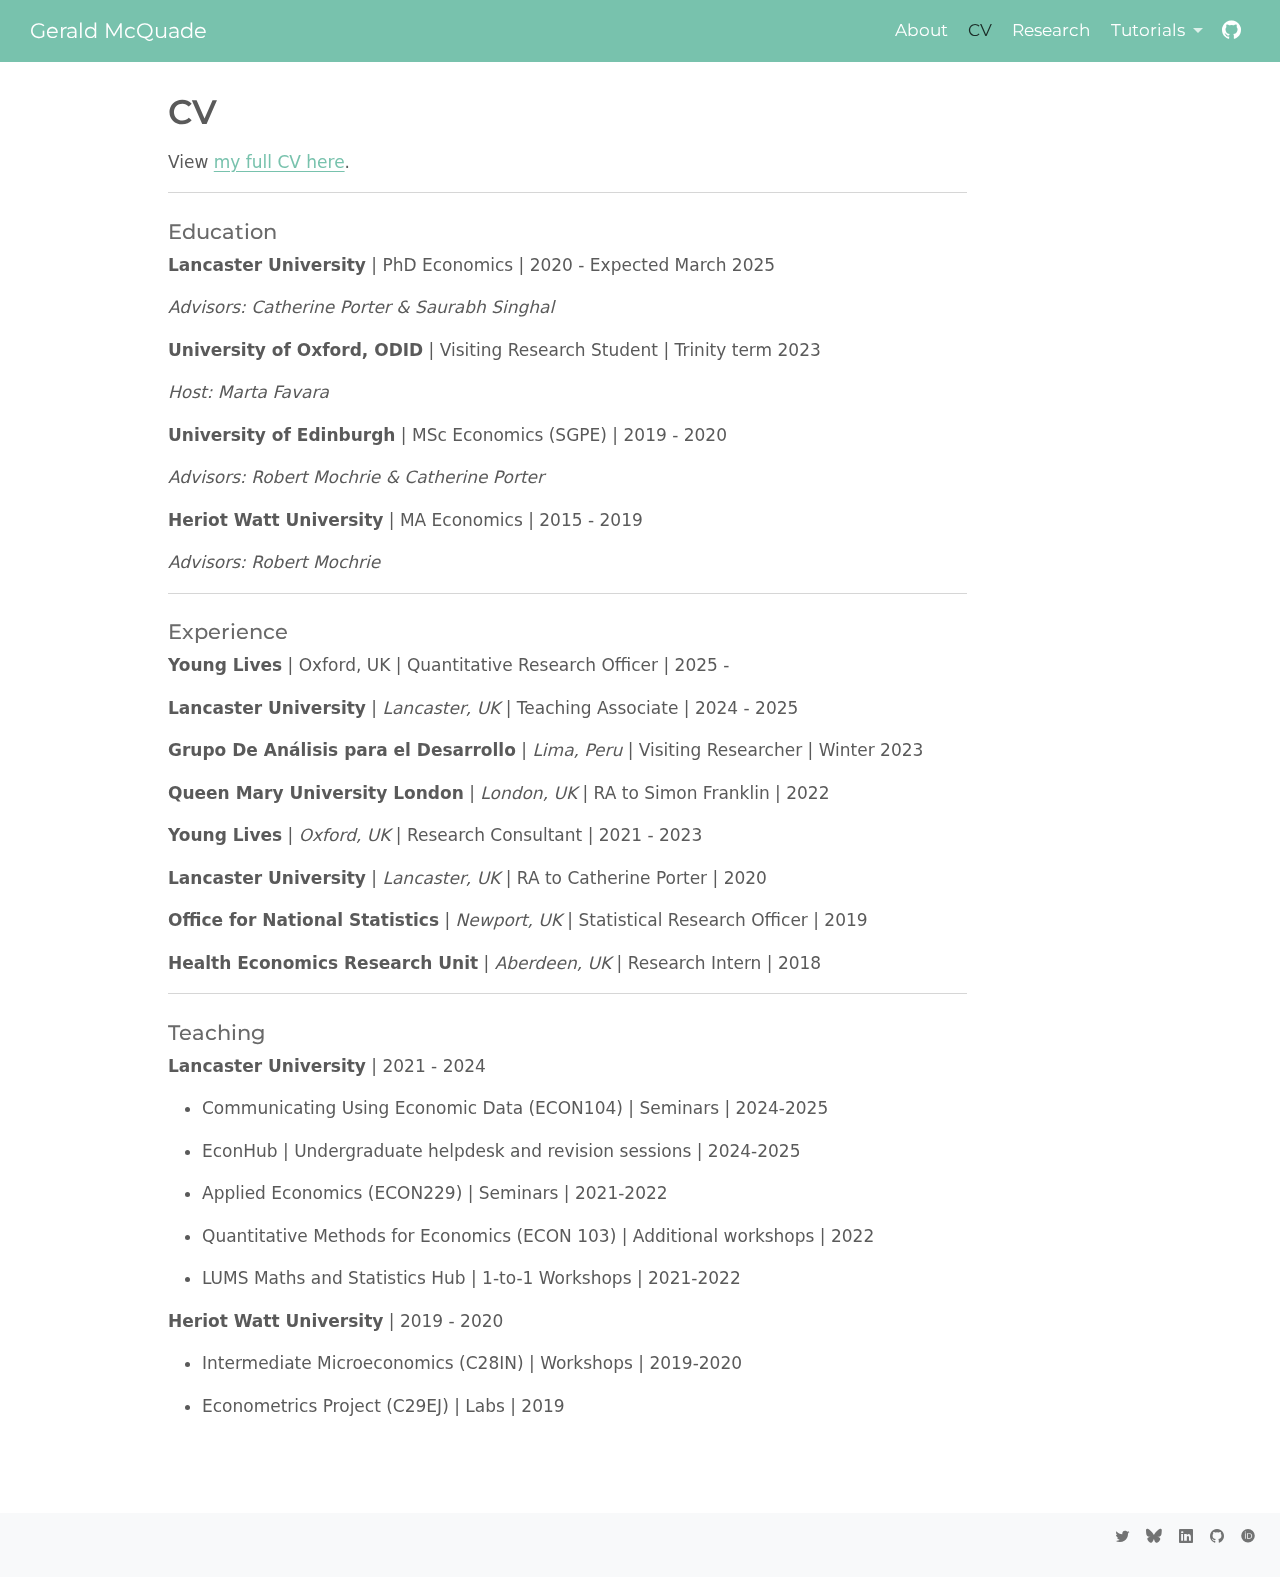
<file: docs/CV_page.html>
<!DOCTYPE html>
<html xmlns="http://www.w3.org/1999/xhtml" lang="en" xml:lang="en"><head>

<meta charset="utf-8">
<meta name="generator" content="quarto-1.5.57">

<meta name="viewport" content="width=device-width, initial-scale=1.0, user-scalable=yes">


<title>CV – Gerald McQuade</title>
<style>
code{white-space: pre-wrap;}
span.smallcaps{font-variant: small-caps;}
div.columns{display: flex; gap: min(4vw, 1.5em);}
div.column{flex: auto; overflow-x: auto;}
div.hanging-indent{margin-left: 1.5em; text-indent: -1.5em;}
ul.task-list{list-style: none;}
ul.task-list li input[type="checkbox"] {
  width: 0.8em;
  margin: 0 0.8em 0.2em -1em; /* quarto-specific, see https://github.com/quarto-dev/quarto-cli/issues/4556 */ 
  vertical-align: middle;
}
</style>


<script src="site_libs/quarto-nav/quarto-nav.js"></script>
<script src="site_libs/quarto-nav/headroom.min.js"></script>
<script src="site_libs/clipboard/clipboard.min.js"></script>
<script src="site_libs/quarto-html/quarto.js"></script>
<script src="site_libs/quarto-html/popper.min.js"></script>
<script src="site_libs/quarto-html/tippy.umd.min.js"></script>
<script src="site_libs/quarto-html/anchor.min.js"></script>
<link href="site_libs/quarto-html/tippy.css" rel="stylesheet">
<link href="site_libs/quarto-html/quarto-syntax-highlighting.css" rel="stylesheet" id="quarto-text-highlighting-styles">
<script src="site_libs/bootstrap/bootstrap.min.js"></script>
<link href="site_libs/bootstrap/bootstrap-icons.css" rel="stylesheet">
<link href="site_libs/bootstrap/bootstrap.min.css" rel="stylesheet" id="quarto-bootstrap" data-mode="light">
<link href="site_libs/quarto-contrib/fontawesome6-1.2.0/all.min.css" rel="stylesheet">
<link href="site_libs/quarto-contrib/fontawesome6-1.2.0/latex-fontsize.css" rel="stylesheet">
<link href="site_libs/quarto-contrib/academicons-1.9.4/all.css" rel="stylesheet">
<link href="site_libs/quarto-contrib/academicons-1.9.4/size.css" rel="stylesheet">
<script id="quarto-search-options" type="application/json">{
  "language": {
    "search-no-results-text": "No results",
    "search-matching-documents-text": "matching documents",
    "search-copy-link-title": "Copy link to search",
    "search-hide-matches-text": "Hide additional matches",
    "search-more-match-text": "more match in this document",
    "search-more-matches-text": "more matches in this document",
    "search-clear-button-title": "Clear",
    "search-text-placeholder": "",
    "search-detached-cancel-button-title": "Cancel",
    "search-submit-button-title": "Submit",
    "search-label": "Search"
  }
}</script>


<link rel="stylesheet" href="styles.css">
</head>

<body class="nav-fixed">

<div id="quarto-search-results"></div>
  <header id="quarto-header" class="headroom fixed-top">
    <nav class="navbar navbar-expand-lg " data-bs-theme="dark">
      <div class="navbar-container container-fluid">
      <div class="navbar-brand-container mx-auto">
    <a class="navbar-brand" href="./index.html">
    <span class="navbar-title">Gerald McQuade</span>
    </a>
  </div>
          <button class="navbar-toggler" type="button" data-bs-toggle="collapse" data-bs-target="#navbarCollapse" aria-controls="navbarCollapse" role="menu" aria-expanded="false" aria-label="Toggle navigation" onclick="if (window.quartoToggleHeadroom) { window.quartoToggleHeadroom(); }">
  <span class="navbar-toggler-icon"></span>
</button>
          <div class="collapse navbar-collapse" id="navbarCollapse">
            <ul class="navbar-nav navbar-nav-scroll ms-auto">
  <li class="nav-item">
    <a class="nav-link" href="./index.html"> 
<span class="menu-text">About</span></a>
  </li>  
  <li class="nav-item">
    <a class="nav-link active" href="./CV_page.html" aria-current="page"> 
<span class="menu-text">CV</span></a>
  </li>  
  <li class="nav-item">
    <a class="nav-link" href="./research.html"> 
<span class="menu-text">Research</span></a>
  </li>  
  <li class="nav-item dropdown ">
    <a class="nav-link dropdown-toggle" href="#" id="nav-menu-tutorials" role="link" data-bs-toggle="dropdown" aria-expanded="false">
 <span class="menu-text">Tutorials</span>
    </a>
    <ul class="dropdown-menu dropdown-menu-end" aria-labelledby="nav-menu-tutorials">    
        <li>
    <a class="dropdown-item" href="./multi_panel_table.html">
 <span class="dropdown-text">Stata-to-LaTeX: Multi-panel esttab tables</span></a>
  </li>  
    </ul>
  </li>
  <li class="nav-item compact">
    <a class="nav-link" href="https://github.com/gerrymcquade"> <i class="bi bi-github" role="img">
</i> 
<span class="menu-text"></span></a>
  </li>  
</ul>
          </div> <!-- /navcollapse -->
            <div class="quarto-navbar-tools">
</div>
      </div> <!-- /container-fluid -->
    </nav>
</header>
<!-- content -->
<div id="quarto-content" class="quarto-container page-columns page-rows-contents page-layout-article page-navbar">
<!-- sidebar -->
<!-- margin-sidebar -->
    <div id="quarto-margin-sidebar" class="sidebar margin-sidebar zindex-bottom">
        
    </div>
<!-- main -->
<main class="content" id="quarto-document-content">

<header id="title-block-header" class="quarto-title-block default">
<div class="quarto-title">
<h1 class="title">CV</h1>
</div>



<div class="quarto-title-meta">

    
  
    
  </div>
  


</header>


<p>View <a href="https://gerrymcquade.github.io/cv/GM_cv.pdf">my full CV here</a>.</p>
<hr>
<section id="education" class="level4">
<h4 class="anchored" data-anchor-id="education">Education</h4>
<p><strong>Lancaster University</strong> | PhD Economics | 2020 - Expected March 2025</p>
<p><em>Advisors: Catherine Porter &amp; Saurabh Singhal</em></p>
<p><strong>University of Oxford, ODID</strong> | Visiting Research Student | Trinity term 2023</p>
<p><em>Host: Marta Favara</em></p>
<p><strong>University of Edinburgh</strong> | MSc Economics (SGPE) | 2019 - 2020</p>
<p><em>Advisors: Robert Mochrie &amp; Catherine Porter</em></p>
<p><strong>Heriot Watt University</strong> | MA Economics | 2015 - 2019</p>
<p><em>Advisors: Robert Mochrie</em></p>
<hr>
</section>
<section id="experience" class="level4">
<h4 class="anchored" data-anchor-id="experience">Experience</h4>
<p><strong>Young Lives</strong> | Oxford, UK | Quantitative Research Officer | 2025 -</p>
<p><strong>Lancaster University</strong> | <em>Lancaster, UK</em> | Teaching Associate | 2024 - 2025</p>
<p><strong>Grupo De Análisis para el Desarrollo</strong> | <em>Lima, Peru</em> | Visiting Researcher | Winter 2023</p>
<p><strong>Queen Mary University London</strong> | <em>London, UK</em> | RA to Simon Franklin | 2022</p>
<p><strong>Young Lives</strong> | <em>Oxford, UK</em> | Research Consultant | 2021 - 2023</p>
<p><strong>Lancaster University</strong> | <em>Lancaster, UK</em> | RA to Catherine Porter | 2020</p>
<p><strong>Office for National Statistics</strong> | <em>Newport, UK</em> | Statistical Research Officer | 2019</p>
<p><strong>Health Economics Research Unit</strong> | <em>Aberdeen, UK</em> | Research Intern | 2018</p>
<hr>
</section>
<section id="teaching" class="level4">
<h4 class="anchored" data-anchor-id="teaching">Teaching</h4>
<p><strong>Lancaster University</strong> | 2021 - 2024</p>
<ul>
<li><p>Communicating Using Economic Data (ECON104) | Seminars | 2024-2025</p></li>
<li><p>EconHub | Undergraduate helpdesk and revision sessions | 2024-2025</p></li>
<li><p>Applied Economics (ECON229) | Seminars | 2021-2022</p></li>
<li><p>Quantitative Methods for Economics (ECON 103) | Additional workshops | 2022</p></li>
<li><p>LUMS Maths and Statistics Hub | 1-to-1 Workshops | 2021-2022</p></li>
</ul>
<p><strong>Heriot Watt University</strong> | 2019 - 2020</p>
<ul>
<li><p>Intermediate Microeconomics (C28IN) | Workshops | 2019-2020</p></li>
<li><p>Econometrics Project (C29EJ) | Labs | 2019</p></li>
</ul>


</section>

</main> <!-- /main -->
<script id="quarto-html-after-body" type="application/javascript">
window.document.addEventListener("DOMContentLoaded", function (event) {
  const toggleBodyColorMode = (bsSheetEl) => {
    const mode = bsSheetEl.getAttribute("data-mode");
    const bodyEl = window.document.querySelector("body");
    if (mode === "dark") {
      bodyEl.classList.add("quarto-dark");
      bodyEl.classList.remove("quarto-light");
    } else {
      bodyEl.classList.add("quarto-light");
      bodyEl.classList.remove("quarto-dark");
    }
  }
  const toggleBodyColorPrimary = () => {
    const bsSheetEl = window.document.querySelector("link#quarto-bootstrap");
    if (bsSheetEl) {
      toggleBodyColorMode(bsSheetEl);
    }
  }
  toggleBodyColorPrimary();  
  const icon = "";
  const anchorJS = new window.AnchorJS();
  anchorJS.options = {
    placement: 'right',
    icon: icon
  };
  anchorJS.add('.anchored');
  const isCodeAnnotation = (el) => {
    for (const clz of el.classList) {
      if (clz.startsWith('code-annotation-')) {                     
        return true;
      }
    }
    return false;
  }
  const onCopySuccess = function(e) {
    // button target
    const button = e.trigger;
    // don't keep focus
    button.blur();
    // flash "checked"
    button.classList.add('code-copy-button-checked');
    var currentTitle = button.getAttribute("title");
    button.setAttribute("title", "Copied!");
    let tooltip;
    if (window.bootstrap) {
      button.setAttribute("data-bs-toggle", "tooltip");
      button.setAttribute("data-bs-placement", "left");
      button.setAttribute("data-bs-title", "Copied!");
      tooltip = new bootstrap.Tooltip(button, 
        { trigger: "manual", 
          customClass: "code-copy-button-tooltip",
          offset: [0, -8]});
      tooltip.show();    
    }
    setTimeout(function() {
      if (tooltip) {
        tooltip.hide();
        button.removeAttribute("data-bs-title");
        button.removeAttribute("data-bs-toggle");
        button.removeAttribute("data-bs-placement");
      }
      button.setAttribute("title", currentTitle);
      button.classList.remove('code-copy-button-checked');
    }, 1000);
    // clear code selection
    e.clearSelection();
  }
  const getTextToCopy = function(trigger) {
      const codeEl = trigger.previousElementSibling.cloneNode(true);
      for (const childEl of codeEl.children) {
        if (isCodeAnnotation(childEl)) {
          childEl.remove();
        }
      }
      return codeEl.innerText;
  }
  const clipboard = new window.ClipboardJS('.code-copy-button:not([data-in-quarto-modal])', {
    text: getTextToCopy
  });
  clipboard.on('success', onCopySuccess);
  if (window.document.getElementById('quarto-embedded-source-code-modal')) {
    // For code content inside modals, clipBoardJS needs to be initialized with a container option
    // TODO: Check when it could be a function (https://github.com/zenorocha/clipboard.js/issues/860)
    const clipboardModal = new window.ClipboardJS('.code-copy-button[data-in-quarto-modal]', {
      text: getTextToCopy,
      container: window.document.getElementById('quarto-embedded-source-code-modal')
    });
    clipboardModal.on('success', onCopySuccess);
  }
    var localhostRegex = new RegExp(/^(?:http|https):\/\/localhost\:?[0-9]*\//);
    var mailtoRegex = new RegExp(/^mailto:/);
      var filterRegex = new RegExp("gerrymcquade\.github\.io");
    var isInternal = (href) => {
        return filterRegex.test(href) || localhostRegex.test(href) || mailtoRegex.test(href);
    }
    // Inspect non-navigation links and adorn them if external
 	var links = window.document.querySelectorAll('a[href]:not(.nav-link):not(.navbar-brand):not(.toc-action):not(.sidebar-link):not(.sidebar-item-toggle):not(.pagination-link):not(.no-external):not([aria-hidden]):not(.dropdown-item):not(.quarto-navigation-tool):not(.about-link)');
    for (var i=0; i<links.length; i++) {
      const link = links[i];
      if (!isInternal(link.href)) {
        // undo the damage that might have been done by quarto-nav.js in the case of
        // links that we want to consider external
        if (link.dataset.originalHref !== undefined) {
          link.href = link.dataset.originalHref;
        }
      }
    }
  function tippyHover(el, contentFn, onTriggerFn, onUntriggerFn) {
    const config = {
      allowHTML: true,
      maxWidth: 500,
      delay: 100,
      arrow: false,
      appendTo: function(el) {
          return el.parentElement;
      },
      interactive: true,
      interactiveBorder: 10,
      theme: 'quarto',
      placement: 'bottom-start',
    };
    if (contentFn) {
      config.content = contentFn;
    }
    if (onTriggerFn) {
      config.onTrigger = onTriggerFn;
    }
    if (onUntriggerFn) {
      config.onUntrigger = onUntriggerFn;
    }
    window.tippy(el, config); 
  }
  const noterefs = window.document.querySelectorAll('a[role="doc-noteref"]');
  for (var i=0; i<noterefs.length; i++) {
    const ref = noterefs[i];
    tippyHover(ref, function() {
      // use id or data attribute instead here
      let href = ref.getAttribute('data-footnote-href') || ref.getAttribute('href');
      try { href = new URL(href).hash; } catch {}
      const id = href.replace(/^#\/?/, "");
      const note = window.document.getElementById(id);
      if (note) {
        return note.innerHTML;
      } else {
        return "";
      }
    });
  }
  const xrefs = window.document.querySelectorAll('a.quarto-xref');
  const processXRef = (id, note) => {
    // Strip column container classes
    const stripColumnClz = (el) => {
      el.classList.remove("page-full", "page-columns");
      if (el.children) {
        for (const child of el.children) {
          stripColumnClz(child);
        }
      }
    }
    stripColumnClz(note)
    if (id === null || id.startsWith('sec-')) {
      // Special case sections, only their first couple elements
      const container = document.createElement("div");
      if (note.children && note.children.length > 2) {
        container.appendChild(note.children[0].cloneNode(true));
        for (let i = 1; i < note.children.length; i++) {
          const child = note.children[i];
          if (child.tagName === "P" && child.innerText === "") {
            continue;
          } else {
            container.appendChild(child.cloneNode(true));
            break;
          }
        }
        if (window.Quarto?.typesetMath) {
          window.Quarto.typesetMath(container);
        }
        return container.innerHTML
      } else {
        if (window.Quarto?.typesetMath) {
          window.Quarto.typesetMath(note);
        }
        return note.innerHTML;
      }
    } else {
      // Remove any anchor links if they are present
      const anchorLink = note.querySelector('a.anchorjs-link');
      if (anchorLink) {
        anchorLink.remove();
      }
      if (window.Quarto?.typesetMath) {
        window.Quarto.typesetMath(note);
      }
      // TODO in 1.5, we should make sure this works without a callout special case
      if (note.classList.contains("callout")) {
        return note.outerHTML;
      } else {
        return note.innerHTML;
      }
    }
  }
  for (var i=0; i<xrefs.length; i++) {
    const xref = xrefs[i];
    tippyHover(xref, undefined, function(instance) {
      instance.disable();
      let url = xref.getAttribute('href');
      let hash = undefined; 
      if (url.startsWith('#')) {
        hash = url;
      } else {
        try { hash = new URL(url).hash; } catch {}
      }
      if (hash) {
        const id = hash.replace(/^#\/?/, "");
        const note = window.document.getElementById(id);
        if (note !== null) {
          try {
            const html = processXRef(id, note.cloneNode(true));
            instance.setContent(html);
          } finally {
            instance.enable();
            instance.show();
          }
        } else {
          // See if we can fetch this
          fetch(url.split('#')[0])
          .then(res => res.text())
          .then(html => {
            const parser = new DOMParser();
            const htmlDoc = parser.parseFromString(html, "text/html");
            const note = htmlDoc.getElementById(id);
            if (note !== null) {
              const html = processXRef(id, note);
              instance.setContent(html);
            } 
          }).finally(() => {
            instance.enable();
            instance.show();
          });
        }
      } else {
        // See if we can fetch a full url (with no hash to target)
        // This is a special case and we should probably do some content thinning / targeting
        fetch(url)
        .then(res => res.text())
        .then(html => {
          const parser = new DOMParser();
          const htmlDoc = parser.parseFromString(html, "text/html");
          const note = htmlDoc.querySelector('main.content');
          if (note !== null) {
            // This should only happen for chapter cross references
            // (since there is no id in the URL)
            // remove the first header
            if (note.children.length > 0 && note.children[0].tagName === "HEADER") {
              note.children[0].remove();
            }
            const html = processXRef(null, note);
            instance.setContent(html);
          } 
        }).finally(() => {
          instance.enable();
          instance.show();
        });
      }
    }, function(instance) {
    });
  }
      let selectedAnnoteEl;
      const selectorForAnnotation = ( cell, annotation) => {
        let cellAttr = 'data-code-cell="' + cell + '"';
        let lineAttr = 'data-code-annotation="' +  annotation + '"';
        const selector = 'span[' + cellAttr + '][' + lineAttr + ']';
        return selector;
      }
      const selectCodeLines = (annoteEl) => {
        const doc = window.document;
        const targetCell = annoteEl.getAttribute("data-target-cell");
        const targetAnnotation = annoteEl.getAttribute("data-target-annotation");
        const annoteSpan = window.document.querySelector(selectorForAnnotation(targetCell, targetAnnotation));
        const lines = annoteSpan.getAttribute("data-code-lines").split(",");
        const lineIds = lines.map((line) => {
          return targetCell + "-" + line;
        })
        let top = null;
        let height = null;
        let parent = null;
        if (lineIds.length > 0) {
            //compute the position of the single el (top and bottom and make a div)
            const el = window.document.getElementById(lineIds[0]);
            top = el.offsetTop;
            height = el.offsetHeight;
            parent = el.parentElement.parentElement;
          if (lineIds.length > 1) {
            const lastEl = window.document.getElementById(lineIds[lineIds.length - 1]);
            const bottom = lastEl.offsetTop + lastEl.offsetHeight;
            height = bottom - top;
          }
          if (top !== null && height !== null && parent !== null) {
            // cook up a div (if necessary) and position it 
            let div = window.document.getElementById("code-annotation-line-highlight");
            if (div === null) {
              div = window.document.createElement("div");
              div.setAttribute("id", "code-annotation-line-highlight");
              div.style.position = 'absolute';
              parent.appendChild(div);
            }
            div.style.top = top - 2 + "px";
            div.style.height = height + 4 + "px";
            div.style.left = 0;
            let gutterDiv = window.document.getElementById("code-annotation-line-highlight-gutter");
            if (gutterDiv === null) {
              gutterDiv = window.document.createElement("div");
              gutterDiv.setAttribute("id", "code-annotation-line-highlight-gutter");
              gutterDiv.style.position = 'absolute';
              const codeCell = window.document.getElementById(targetCell);
              const gutter = codeCell.querySelector('.code-annotation-gutter');
              gutter.appendChild(gutterDiv);
            }
            gutterDiv.style.top = top - 2 + "px";
            gutterDiv.style.height = height + 4 + "px";
          }
          selectedAnnoteEl = annoteEl;
        }
      };
      const unselectCodeLines = () => {
        const elementsIds = ["code-annotation-line-highlight", "code-annotation-line-highlight-gutter"];
        elementsIds.forEach((elId) => {
          const div = window.document.getElementById(elId);
          if (div) {
            div.remove();
          }
        });
        selectedAnnoteEl = undefined;
      };
        // Handle positioning of the toggle
    window.addEventListener(
      "resize",
      throttle(() => {
        elRect = undefined;
        if (selectedAnnoteEl) {
          selectCodeLines(selectedAnnoteEl);
        }
      }, 10)
    );
    function throttle(fn, ms) {
    let throttle = false;
    let timer;
      return (...args) => {
        if(!throttle) { // first call gets through
            fn.apply(this, args);
            throttle = true;
        } else { // all the others get throttled
            if(timer) clearTimeout(timer); // cancel #2
            timer = setTimeout(() => {
              fn.apply(this, args);
              timer = throttle = false;
            }, ms);
        }
      };
    }
      // Attach click handler to the DT
      const annoteDls = window.document.querySelectorAll('dt[data-target-cell]');
      for (const annoteDlNode of annoteDls) {
        annoteDlNode.addEventListener('click', (event) => {
          const clickedEl = event.target;
          if (clickedEl !== selectedAnnoteEl) {
            unselectCodeLines();
            const activeEl = window.document.querySelector('dt[data-target-cell].code-annotation-active');
            if (activeEl) {
              activeEl.classList.remove('code-annotation-active');
            }
            selectCodeLines(clickedEl);
            clickedEl.classList.add('code-annotation-active');
          } else {
            // Unselect the line
            unselectCodeLines();
            clickedEl.classList.remove('code-annotation-active');
          }
        });
      }
  const findCites = (el) => {
    const parentEl = el.parentElement;
    if (parentEl) {
      const cites = parentEl.dataset.cites;
      if (cites) {
        return {
          el,
          cites: cites.split(' ')
        };
      } else {
        return findCites(el.parentElement)
      }
    } else {
      return undefined;
    }
  };
  var bibliorefs = window.document.querySelectorAll('a[role="doc-biblioref"]');
  for (var i=0; i<bibliorefs.length; i++) {
    const ref = bibliorefs[i];
    const citeInfo = findCites(ref);
    if (citeInfo) {
      tippyHover(citeInfo.el, function() {
        var popup = window.document.createElement('div');
        citeInfo.cites.forEach(function(cite) {
          var citeDiv = window.document.createElement('div');
          citeDiv.classList.add('hanging-indent');
          citeDiv.classList.add('csl-entry');
          var biblioDiv = window.document.getElementById('ref-' + cite);
          if (biblioDiv) {
            citeDiv.innerHTML = biblioDiv.innerHTML;
          }
          popup.appendChild(citeDiv);
        });
        return popup.innerHTML;
      });
    }
  }
});
</script>
</div> <!-- /content -->
<footer class="footer">
  <div class="nav-footer">
    <div class="nav-footer-left">
      &nbsp;
    </div>   
    <div class="nav-footer-center">
      &nbsp;
    </div>
    <div class="nav-footer-right">
      <ul class="footer-items list-unstyled">
    <li class="nav-item compact">
    <a class="nav-link" href="https://twitter.com/GerryMcQu" target="_blank">
      <i class="bi bi-twitter" role="img">
</i> 
    </a>
  </li>  
    <li class="nav-item">
    <a class="nav-link" href="https://bsky.app/profile/gerrymcquade.bsky.social" target="_blank">
<p><i class="fa-brands fa-bluesky" aria-label="bluesky"></i></p>
</a>
  </li>  
    <li class="nav-item compact">
    <a class="nav-link" href="https://www.linkedin.com/in/gerald-mcquade-63193b172/" target="_blank">
      <i class="bi bi-linkedin" role="img">
</i> 
    </a>
  </li>  
    <li class="nav-item compact">
    <a class="nav-link" href="https://github.com/gerrymcquade" target="_blank">
      <i class="bi bi-github" role="img">
</i> 
    </a>
  </li>  
    <li class="nav-item">
    <a class="nav-link" href="https://orcid.org/0009-0009-2438-0830" target="_blank">
<p><i class="ai  ai-orcid" aria-label="orcid"></i></p>
</a>
  </li>  
</ul>
    </div>
  </div>
</footer>




</body></html>
</file>
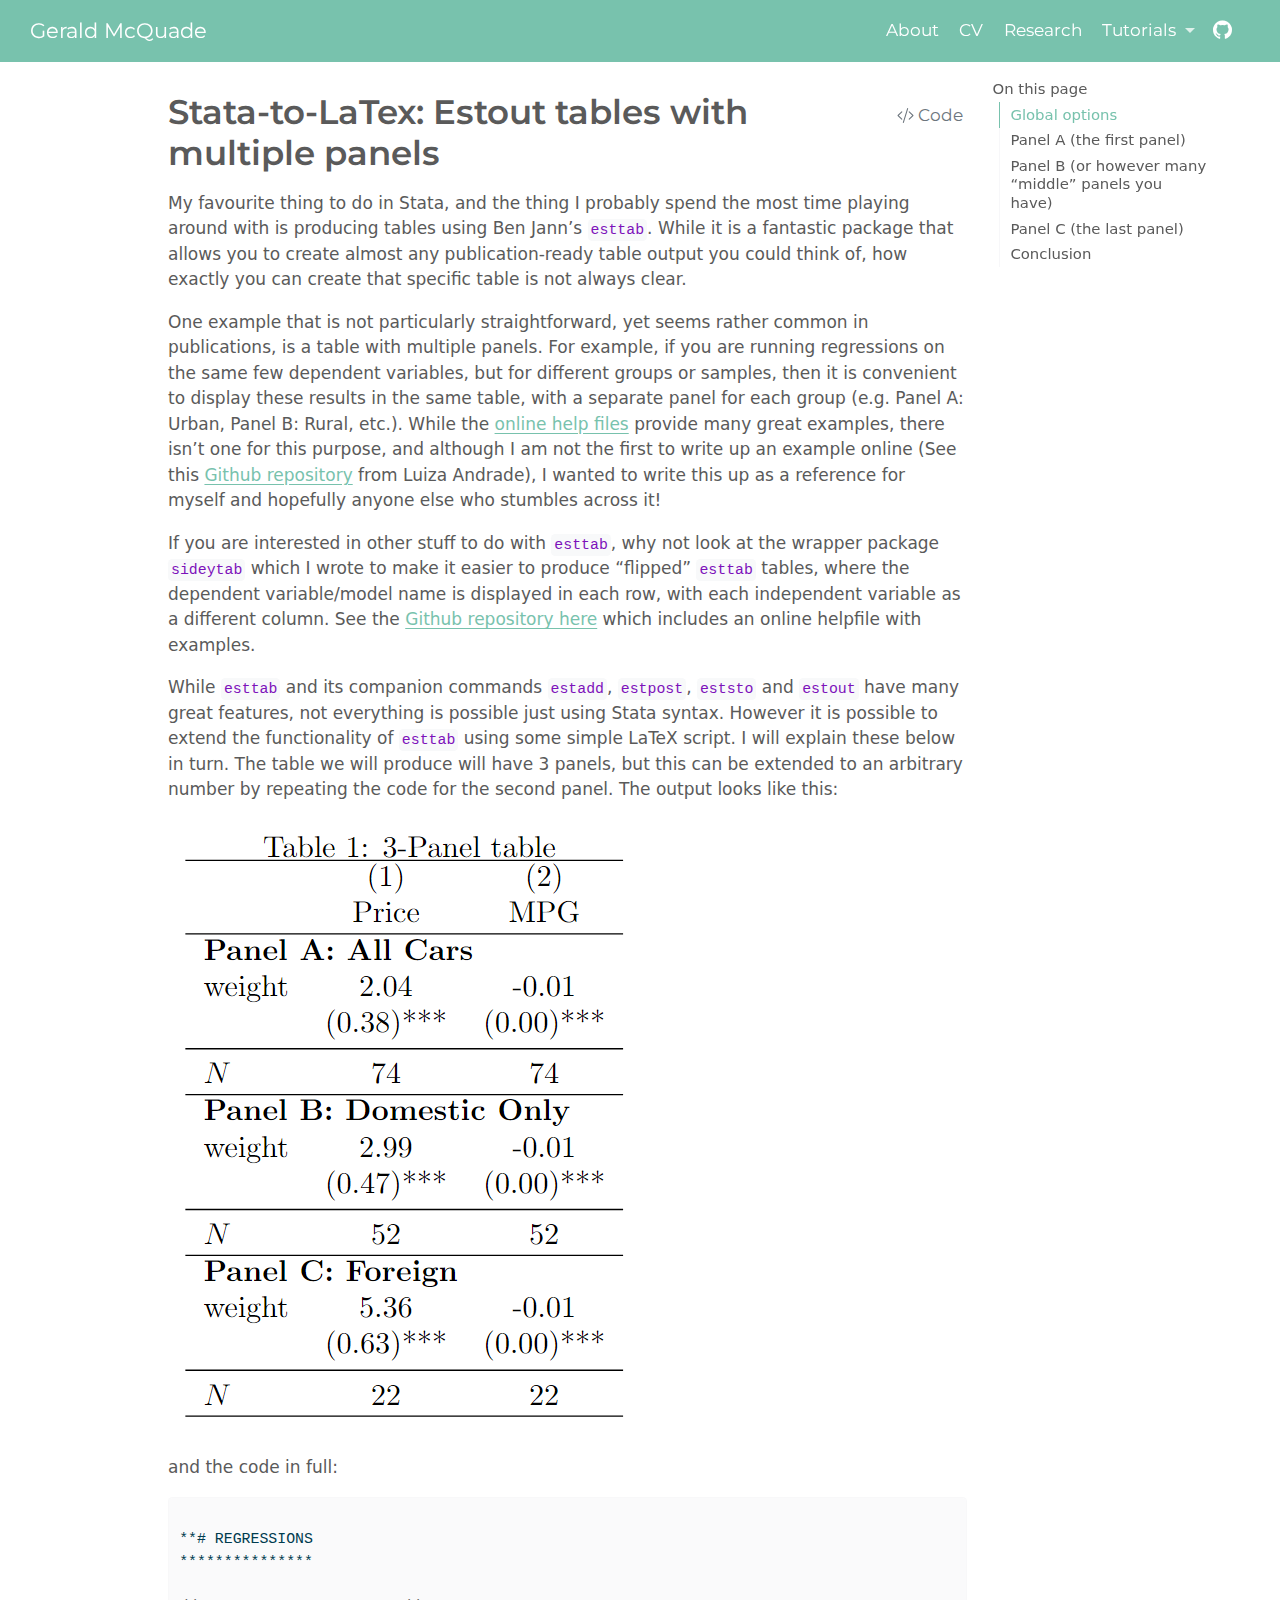
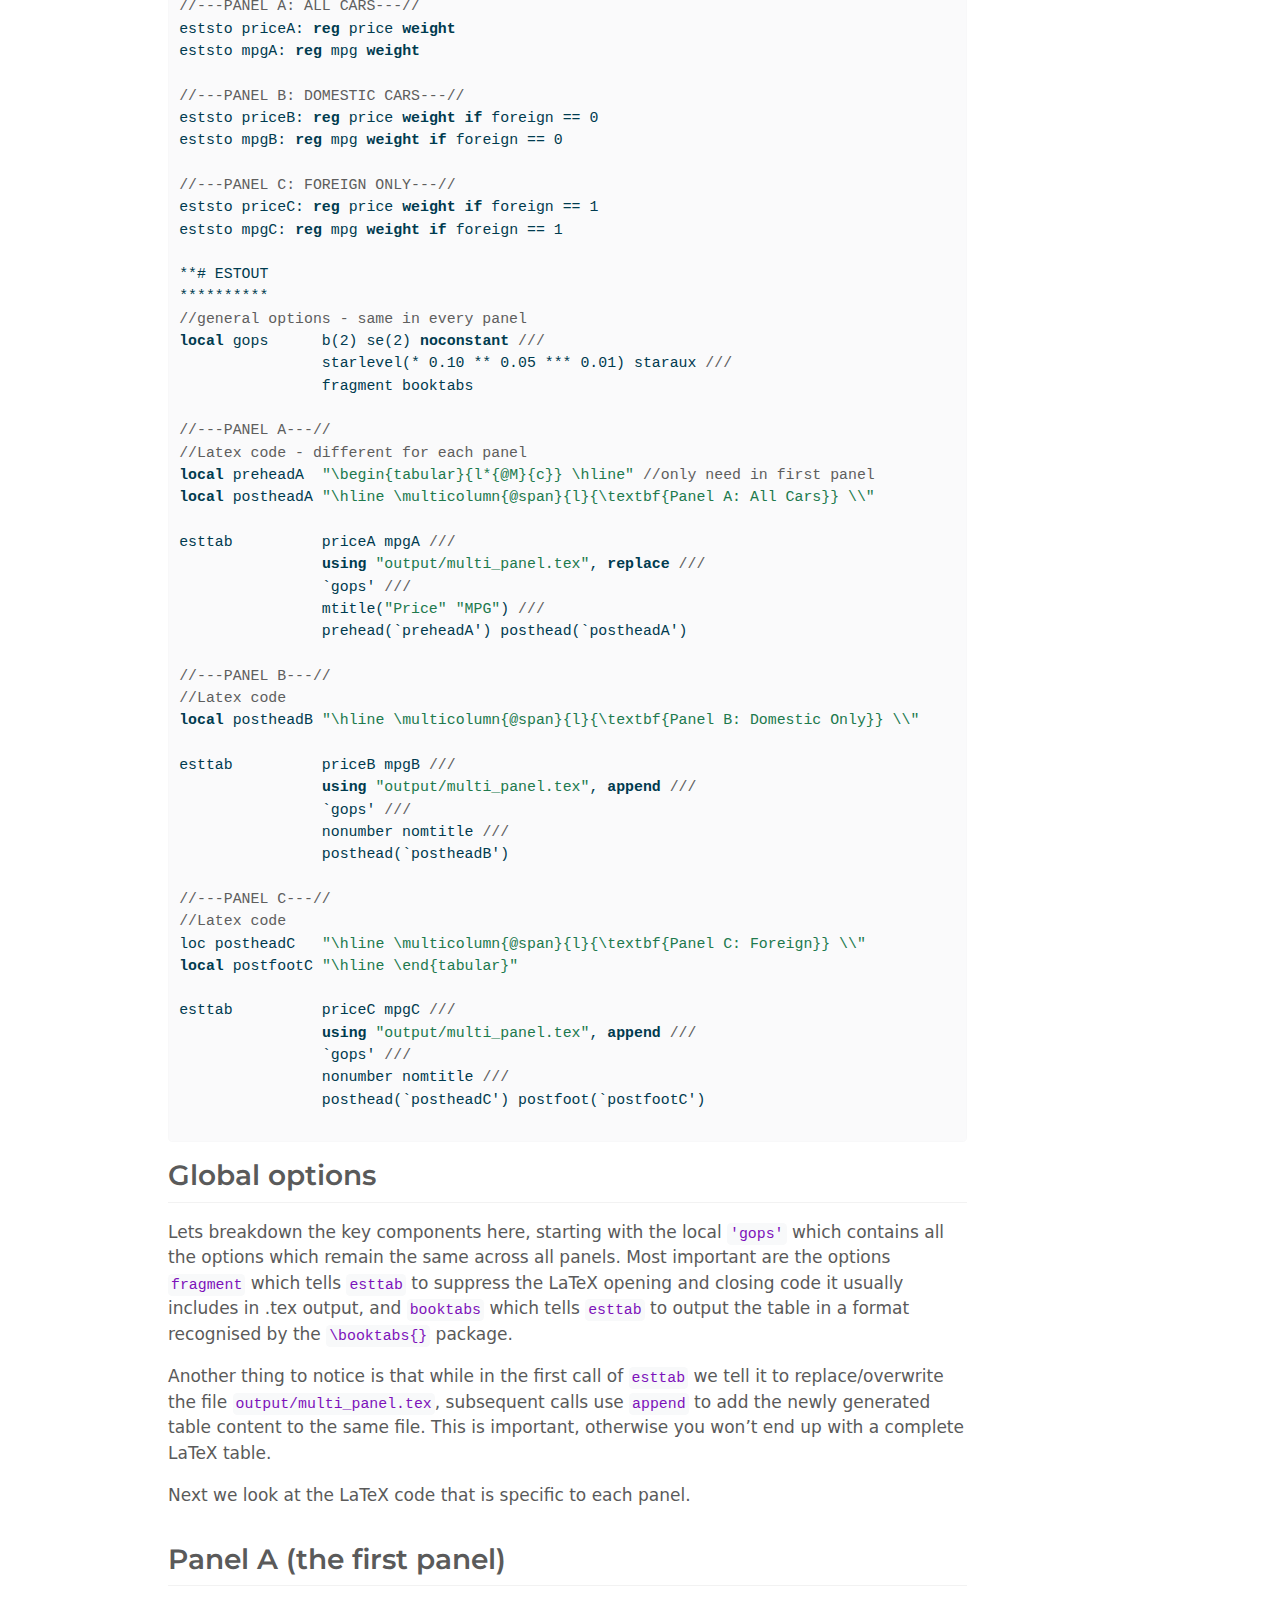
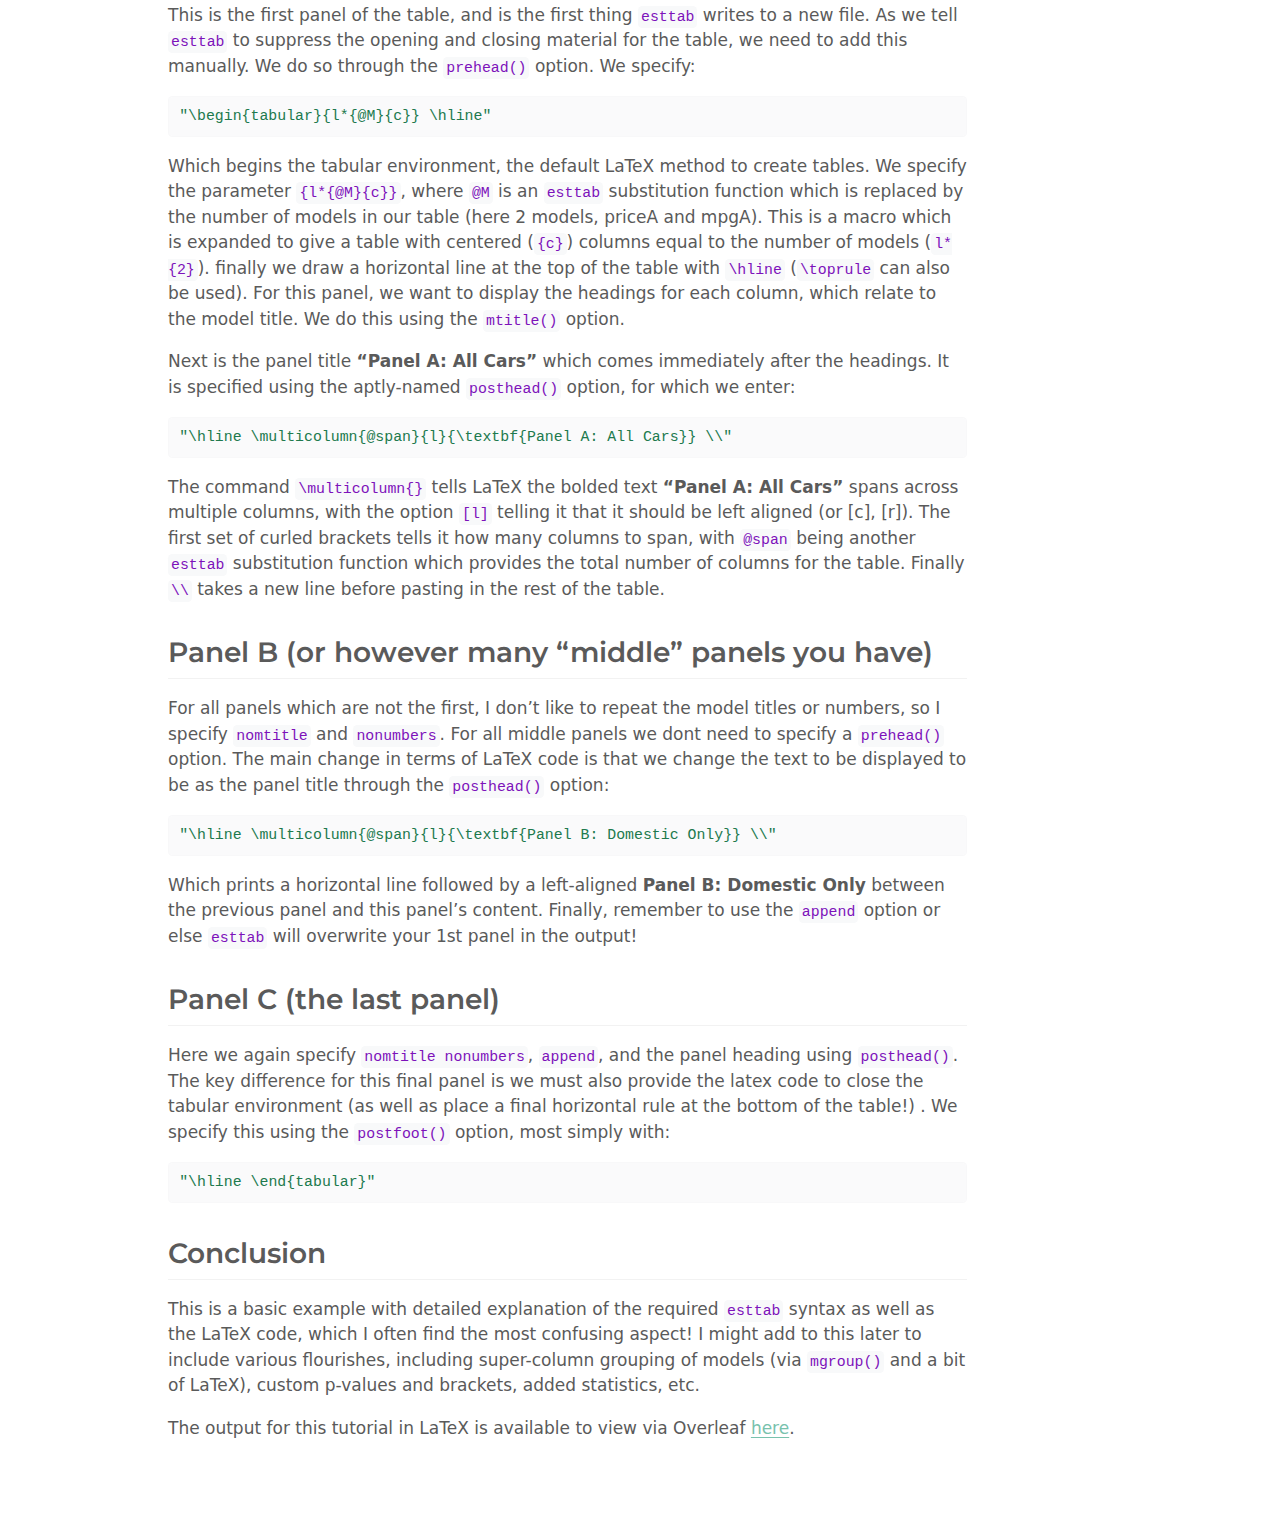
<file: docs/mulit_panel_table.html>
<!DOCTYPE html>
<html xmlns="http://www.w3.org/1999/xhtml" lang="en" xml:lang="en"><head>

<meta charset="utf-8">
<meta name="generator" content="quarto-1.3.353">

<meta name="viewport" content="width=device-width, initial-scale=1.0, user-scalable=yes">


<title>Gerald McQuade - Stata-to-LaTex: Estout tables with multiple panels</title>
<style>
code{white-space: pre-wrap;}
span.smallcaps{font-variant: small-caps;}
div.columns{display: flex; gap: min(4vw, 1.5em);}
div.column{flex: auto; overflow-x: auto;}
div.hanging-indent{margin-left: 1.5em; text-indent: -1.5em;}
ul.task-list{list-style: none;}
ul.task-list li input[type="checkbox"] {
  width: 0.8em;
  margin: 0 0.8em 0.2em -1em; /* quarto-specific, see https://github.com/quarto-dev/quarto-cli/issues/4556 */ 
  vertical-align: middle;
}
/* CSS for syntax highlighting */
pre > code.sourceCode { white-space: pre; position: relative; }
pre > code.sourceCode > span { display: inline-block; line-height: 1.25; }
pre > code.sourceCode > span:empty { height: 1.2em; }
.sourceCode { overflow: visible; }
code.sourceCode > span { color: inherit; text-decoration: inherit; }
div.sourceCode { margin: 1em 0; }
pre.sourceCode { margin: 0; }
@media screen {
div.sourceCode { overflow: auto; }
}
@media print {
pre > code.sourceCode { white-space: pre-wrap; }
pre > code.sourceCode > span { text-indent: -5em; padding-left: 5em; }
}
pre.numberSource code
  { counter-reset: source-line 0; }
pre.numberSource code > span
  { position: relative; left: -4em; counter-increment: source-line; }
pre.numberSource code > span > a:first-child::before
  { content: counter(source-line);
    position: relative; left: -1em; text-align: right; vertical-align: baseline;
    border: none; display: inline-block;
    -webkit-touch-callout: none; -webkit-user-select: none;
    -khtml-user-select: none; -moz-user-select: none;
    -ms-user-select: none; user-select: none;
    padding: 0 4px; width: 4em;
  }
pre.numberSource { margin-left: 3em;  padding-left: 4px; }
div.sourceCode
  {   }
@media screen {
pre > code.sourceCode > span > a:first-child::before { text-decoration: underline; }
}
</style>


<script src="site_libs/quarto-nav/quarto-nav.js"></script>
<script src="site_libs/quarto-nav/headroom.min.js"></script>
<script src="site_libs/clipboard/clipboard.min.js"></script>
<script src="site_libs/quarto-html/quarto.js"></script>
<script src="site_libs/quarto-html/popper.min.js"></script>
<script src="site_libs/quarto-html/tippy.umd.min.js"></script>
<script src="site_libs/quarto-html/anchor.min.js"></script>
<link href="site_libs/quarto-html/tippy.css" rel="stylesheet">
<link href="site_libs/quarto-html/quarto-syntax-highlighting.css" rel="stylesheet" id="quarto-text-highlighting-styles">
<script src="site_libs/bootstrap/bootstrap.min.js"></script>
<link href="site_libs/bootstrap/bootstrap-icons.css" rel="stylesheet">
<link href="site_libs/bootstrap/bootstrap.min.css" rel="stylesheet" id="quarto-bootstrap" data-mode="light">
<script id="quarto-search-options" type="application/json">{
  "language": {
    "search-no-results-text": "No results",
    "search-matching-documents-text": "matching documents",
    "search-copy-link-title": "Copy link to search",
    "search-hide-matches-text": "Hide additional matches",
    "search-more-match-text": "more match in this document",
    "search-more-matches-text": "more matches in this document",
    "search-clear-button-title": "Clear",
    "search-detached-cancel-button-title": "Cancel",
    "search-submit-button-title": "Submit"
  }
}</script>


<link rel="stylesheet" href="styles.css">
</head>

<body class="nav-fixed">


<div id="quarto-search-results"></div>
  <header id="quarto-header" class="headroom fixed-top">
    <nav class="navbar navbar-expand-lg navbar-dark ">
      <div class="navbar-container container-fluid">
      <div class="navbar-brand-container">
    <a class="navbar-brand" href="./index.html">
    <span class="navbar-title">Gerald McQuade</span>
    </a>
  </div>
          <button class="navbar-toggler" type="button" data-bs-toggle="collapse" data-bs-target="#navbarCollapse" aria-controls="navbarCollapse" aria-expanded="false" aria-label="Toggle navigation" onclick="if (window.quartoToggleHeadroom) { window.quartoToggleHeadroom(); }">
  <span class="navbar-toggler-icon"></span>
</button>
          <div class="collapse navbar-collapse" id="navbarCollapse">
            <ul class="navbar-nav navbar-nav-scroll ms-auto">
  <li class="nav-item">
    <a class="nav-link" href="./index.html" rel="" target="">
 <span class="menu-text">About</span></a>
  </li>  
  <li class="nav-item">
    <a class="nav-link" href="./CV_page.html" rel="" target="">
 <span class="menu-text">CV</span></a>
  </li>  
  <li class="nav-item">
    <a class="nav-link" href="./research.html" rel="" target="">
 <span class="menu-text">Research</span></a>
  </li>  
  <li class="nav-item dropdown ">
    <a class="nav-link dropdown-toggle" href="#" id="nav-menu-tutorials" role="button" data-bs-toggle="dropdown" aria-expanded="false" rel="" target="">
 <span class="menu-text">Tutorials</span>
    </a>
    <ul class="dropdown-menu dropdown-menu-end" aria-labelledby="nav-menu-tutorials">    
        <li>
    <a class="dropdown-item" href="./multi_panel_table.qmd" rel="" target="">
 <span class="dropdown-text">Stata-to-LaTeX: Multi-panel esttab tables</span></a>
  </li>  
    </ul>
  </li>
  <li class="nav-item compact">
    <a class="nav-link" href="https://github.com/gerrymcquade" rel="" target=""><i class="bi bi-github" role="img">
</i> 
 <span class="menu-text"></span></a>
  </li>  
</ul>
            <div class="quarto-navbar-tools">
</div>
          </div> <!-- /navcollapse -->
      </div> <!-- /container-fluid -->
    </nav>
</header>
<!-- content -->
<div id="quarto-content" class="quarto-container page-columns page-rows-contents page-layout-article page-navbar">
<!-- sidebar -->
<!-- margin-sidebar -->
    <div id="quarto-margin-sidebar" class="sidebar margin-sidebar">
        <nav id="TOC" role="doc-toc" class="toc-active">
    <h2 id="toc-title">On this page</h2>
   
  <ul>
  <li><a href="#global-options" id="toc-global-options" class="nav-link active" data-scroll-target="#global-options">Global options</a></li>
  <li><a href="#panel-a-the-first-panel" id="toc-panel-a-the-first-panel" class="nav-link" data-scroll-target="#panel-a-the-first-panel">Panel A (the first panel)</a></li>
  <li><a href="#panel-b-or-however-many-middle-panels-you-have" id="toc-panel-b-or-however-many-middle-panels-you-have" class="nav-link" data-scroll-target="#panel-b-or-however-many-middle-panels-you-have">Panel B (or however many “middle” panels you have)</a></li>
  <li><a href="#panel-c-the-last-panel" id="toc-panel-c-the-last-panel" class="nav-link" data-scroll-target="#panel-c-the-last-panel">Panel C (the last panel)</a></li>
  <li><a href="#conclusion" id="toc-conclusion" class="nav-link" data-scroll-target="#conclusion">Conclusion</a></li>
  </ul>
</nav>
    </div>
<!-- main -->
<main class="content" id="quarto-document-content">

<header id="title-block-header" class="quarto-title-block default">
<div class="quarto-title">
<div class="quarto-title-block"><div><h1 class="title">Stata-to-LaTex: Estout tables with multiple panels</h1><button type="button" class="btn code-tools-button" id="quarto-code-tools-source"><i class="bi"></i> Code</button></div></div>
</div>



<div class="quarto-title-meta">

    
  
    
  </div>
  

</header>

<p>My favourite thing to do in Stata, and the thing I probably spend the most time playing around with is producing tables using Ben Jann’s <code>esttab</code>. While it is a fantastic package that allows you to create almost any publication-ready table output you could think of, how exactly you can create that specific table is not always clear.</p>
<p>One example that is not particularly straightforward, yet seems rather common in publications, is a table with multiple panels. For example, if you are running regressions on the same few dependent variables, but for different groups or samples, then it is convenient to display these results in the same table, with a separate panel for each group (e.g.&nbsp;Panel A: Urban, Panel B: Rural, etc.). While the <a href="http://repec.org/bocode/e/estout/estout.html">online help files</a> provide many great examples, there isn’t one for this purpose, and although I am not the first to write up an example online (See this <a href="https://github.com/worldbank/stata-tables">Github repository</a> from Luiza Andrade), I wanted to write this up as a reference for myself and hopefully anyone else who stumbles across it!</p>
<p>If you are interested in other stuff to do with <code>esttab</code>, why not look at the wrapper package <code>sideytab</code> which I wrote to make it easier to produce “flipped” <code>esttab</code> tables, where the dependent variable/model name is displayed in each row, with each independent variable as a different column. See the <a href="https://github.com/gerrymcquade/sideytab">Github repository here</a> which includes an online helpfile with examples.</p>
<p>While <code>esttab</code> and its companion commands <code>estadd</code>, <code>estpost</code>, <code>eststo</code> and <code>estout</code> have many great features, not everything is possible just using Stata syntax. However it is possible to extend the functionality of <code>esttab</code> using some simple LaTeX script. I will explain these below in turn. The table we will produce will have 3 panels, but this can be extended to an arbitrary number by repeating the code for the second panel. The output looks like this:</p>
<p><img src="table1.png" class="img-fluid" alt="An example regression results table with 3 panels"></p>
<p>and the code in full:</p>
<div class="cell">
<div class="sourceCode cell-code" id="cb1"><pre class="sourceCode stata code-with-copy"><code class="sourceCode stata"><span id="cb1-1"><a href="#cb1-1" aria-hidden="true" tabindex="-1"></a></span>
<span id="cb1-2"><a href="#cb1-2" aria-hidden="true" tabindex="-1"></a>**# REGRESSIONS</span>
<span id="cb1-3"><a href="#cb1-3" aria-hidden="true" tabindex="-1"></a>***************</span>
<span id="cb1-4"><a href="#cb1-4" aria-hidden="true" tabindex="-1"></a></span>
<span id="cb1-5"><a href="#cb1-5" aria-hidden="true" tabindex="-1"></a><span class="co">//---PANEL A: ALL CARS---//</span></span>
<span id="cb1-6"><a href="#cb1-6" aria-hidden="true" tabindex="-1"></a>eststo priceA: <span class="kw">reg</span> price <span class="kw">weight</span></span>
<span id="cb1-7"><a href="#cb1-7" aria-hidden="true" tabindex="-1"></a>eststo mpgA: <span class="kw">reg</span> mpg <span class="kw">weight</span></span>
<span id="cb1-8"><a href="#cb1-8" aria-hidden="true" tabindex="-1"></a></span>
<span id="cb1-9"><a href="#cb1-9" aria-hidden="true" tabindex="-1"></a><span class="co">//---PANEL B: DOMESTIC CARS---//</span></span>
<span id="cb1-10"><a href="#cb1-10" aria-hidden="true" tabindex="-1"></a>eststo priceB: <span class="kw">reg</span> price <span class="kw">weight</span> <span class="kw">if</span> foreign == 0</span>
<span id="cb1-11"><a href="#cb1-11" aria-hidden="true" tabindex="-1"></a>eststo mpgB: <span class="kw">reg</span> mpg <span class="kw">weight</span> <span class="kw">if</span> foreign == 0</span>
<span id="cb1-12"><a href="#cb1-12" aria-hidden="true" tabindex="-1"></a></span>
<span id="cb1-13"><a href="#cb1-13" aria-hidden="true" tabindex="-1"></a><span class="co">//---PANEL C: FOREIGN ONLY---//</span></span>
<span id="cb1-14"><a href="#cb1-14" aria-hidden="true" tabindex="-1"></a>eststo priceC: <span class="kw">reg</span> price <span class="kw">weight</span> <span class="kw">if</span> foreign == 1</span>
<span id="cb1-15"><a href="#cb1-15" aria-hidden="true" tabindex="-1"></a>eststo mpgC: <span class="kw">reg</span> mpg <span class="kw">weight</span> <span class="kw">if</span> foreign == 1</span>
<span id="cb1-16"><a href="#cb1-16" aria-hidden="true" tabindex="-1"></a></span>
<span id="cb1-17"><a href="#cb1-17" aria-hidden="true" tabindex="-1"></a>**# ESTOUT</span>
<span id="cb1-18"><a href="#cb1-18" aria-hidden="true" tabindex="-1"></a>**********</span>
<span id="cb1-19"><a href="#cb1-19" aria-hidden="true" tabindex="-1"></a><span class="co">//general options - same in every panel</span></span>
<span id="cb1-20"><a href="#cb1-20" aria-hidden="true" tabindex="-1"></a><span class="kw">local</span> gops      b(2) se(2) <span class="kw">noconstant</span> <span class="co">///</span></span>
<span id="cb1-21"><a href="#cb1-21" aria-hidden="true" tabindex="-1"></a>                starlevel(* 0.10 ** 0.05 *** 0.01) staraux <span class="co">///</span></span>
<span id="cb1-22"><a href="#cb1-22" aria-hidden="true" tabindex="-1"></a>                fragment booktabs</span>
<span id="cb1-23"><a href="#cb1-23" aria-hidden="true" tabindex="-1"></a></span>
<span id="cb1-24"><a href="#cb1-24" aria-hidden="true" tabindex="-1"></a><span class="co">//---PANEL A---//</span></span>
<span id="cb1-25"><a href="#cb1-25" aria-hidden="true" tabindex="-1"></a><span class="co">//Latex code - different for each panel</span></span>
<span id="cb1-26"><a href="#cb1-26" aria-hidden="true" tabindex="-1"></a><span class="kw">local</span> preheadA  <span class="st">"</span><span class="ch">\b</span><span class="st">egin{tabular}{l*{@M}{c}} \hline"</span> <span class="co">//only need in first panel</span></span>
<span id="cb1-27"><a href="#cb1-27" aria-hidden="true" tabindex="-1"></a><span class="kw">local</span> postheadA <span class="st">"\hline \multicolumn{@span}{l}{</span><span class="ch">\t</span><span class="st">extbf{Panel A: All Cars}} </span><span class="ch">\\</span><span class="st">"</span></span>
<span id="cb1-28"><a href="#cb1-28" aria-hidden="true" tabindex="-1"></a></span>
<span id="cb1-29"><a href="#cb1-29" aria-hidden="true" tabindex="-1"></a>esttab          priceA mpgA <span class="co">///</span></span>
<span id="cb1-30"><a href="#cb1-30" aria-hidden="true" tabindex="-1"></a>                <span class="kw">using</span> <span class="st">"output/multi_panel.tex"</span>, <span class="kw">replace</span> <span class="co">///</span></span>
<span id="cb1-31"><a href="#cb1-31" aria-hidden="true" tabindex="-1"></a>                <span class="ot">`gops'</span> <span class="co">///</span></span>
<span id="cb1-32"><a href="#cb1-32" aria-hidden="true" tabindex="-1"></a>                mtitle(<span class="st">"Price"</span> <span class="st">"MPG"</span>) <span class="co">///</span></span>
<span id="cb1-33"><a href="#cb1-33" aria-hidden="true" tabindex="-1"></a>                prehead(<span class="ot">`preheadA'</span>) posthead(<span class="ot">`postheadA'</span>)</span>
<span id="cb1-34"><a href="#cb1-34" aria-hidden="true" tabindex="-1"></a></span>
<span id="cb1-35"><a href="#cb1-35" aria-hidden="true" tabindex="-1"></a><span class="co">//---PANEL B---//</span></span>
<span id="cb1-36"><a href="#cb1-36" aria-hidden="true" tabindex="-1"></a><span class="co">//Latex code</span></span>
<span id="cb1-37"><a href="#cb1-37" aria-hidden="true" tabindex="-1"></a><span class="kw">local</span> postheadB <span class="st">"\hline \multicolumn{@span}{l}{</span><span class="ch">\t</span><span class="st">extbf{Panel B: Domestic Only}} </span><span class="ch">\\</span><span class="st">"</span></span>
<span id="cb1-38"><a href="#cb1-38" aria-hidden="true" tabindex="-1"></a></span>
<span id="cb1-39"><a href="#cb1-39" aria-hidden="true" tabindex="-1"></a>esttab          priceB mpgB <span class="co">///</span></span>
<span id="cb1-40"><a href="#cb1-40" aria-hidden="true" tabindex="-1"></a>                <span class="kw">using</span> <span class="st">"output/multi_panel.tex"</span>, <span class="kw">append</span> <span class="co">///</span></span>
<span id="cb1-41"><a href="#cb1-41" aria-hidden="true" tabindex="-1"></a>                <span class="ot">`gops'</span> <span class="co">///</span></span>
<span id="cb1-42"><a href="#cb1-42" aria-hidden="true" tabindex="-1"></a>                nonumber nomtitle <span class="co">///</span></span>
<span id="cb1-43"><a href="#cb1-43" aria-hidden="true" tabindex="-1"></a>                posthead(<span class="ot">`postheadB'</span>)</span>
<span id="cb1-44"><a href="#cb1-44" aria-hidden="true" tabindex="-1"></a></span>
<span id="cb1-45"><a href="#cb1-45" aria-hidden="true" tabindex="-1"></a><span class="co">//---PANEL C---//</span></span>
<span id="cb1-46"><a href="#cb1-46" aria-hidden="true" tabindex="-1"></a><span class="co">//Latex code</span></span>
<span id="cb1-47"><a href="#cb1-47" aria-hidden="true" tabindex="-1"></a>loc postheadC   <span class="st">"\hline \multicolumn{@span}{l}{</span><span class="ch">\t</span><span class="st">extbf{Panel C: Foreign}} </span><span class="ch">\\</span><span class="st">"</span>               </span>
<span id="cb1-48"><a href="#cb1-48" aria-hidden="true" tabindex="-1"></a><span class="kw">local</span> postfootC <span class="st">"\hline </span><span class="ch">\e</span><span class="st">nd{tabular}"</span></span>
<span id="cb1-49"><a href="#cb1-49" aria-hidden="true" tabindex="-1"></a></span>
<span id="cb1-50"><a href="#cb1-50" aria-hidden="true" tabindex="-1"></a>esttab          priceC mpgC <span class="co">///</span></span>
<span id="cb1-51"><a href="#cb1-51" aria-hidden="true" tabindex="-1"></a>                <span class="kw">using</span> <span class="st">"output/multi_panel.tex"</span>, <span class="kw">append</span> <span class="co">///</span></span>
<span id="cb1-52"><a href="#cb1-52" aria-hidden="true" tabindex="-1"></a>                <span class="ot">`gops'</span> <span class="co">///</span></span>
<span id="cb1-53"><a href="#cb1-53" aria-hidden="true" tabindex="-1"></a>                nonumber nomtitle <span class="co">///</span></span>
<span id="cb1-54"><a href="#cb1-54" aria-hidden="true" tabindex="-1"></a>                posthead(<span class="ot">`postheadC'</span>) postfoot(<span class="ot">`postfootC'</span>)</span>
<span id="cb1-55"><a href="#cb1-55" aria-hidden="true" tabindex="-1"></a> </span></code><button title="Copy to Clipboard" class="code-copy-button"><i class="bi"></i></button></pre></div>
</div>
<section id="global-options" class="level2">
<h2 class="anchored" data-anchor-id="global-options">Global options</h2>
<p>Lets breakdown the key components here, starting with the local <code>'gops'</code> which contains all the options which remain the same across all panels. Most important are the options <code>fragment</code> which tells <code>esttab</code> to suppress the LaTeX opening and closing code it usually includes in .tex output, and <code>booktabs</code> which tells <code>esttab</code> to output the table in a format recognised by the <code>\booktabs{}</code> package.</p>
<p>Another thing to notice is that while in the first call of <code>esttab</code> we tell it to replace/overwrite the file <code>output/multi_panel.tex</code>, subsequent calls use <code>append</code> to add the newly generated table content to the same file. This is important, otherwise you won’t end up with a complete LaTeX table.</p>
<p>Next we look at the LaTeX code that is specific to each panel.</p>
</section>
<section id="panel-a-the-first-panel" class="level2">
<h2 class="anchored" data-anchor-id="panel-a-the-first-panel">Panel A (the first panel)</h2>
<p>This is the first panel of the table, and is the first thing <code>esttab</code> writes to a new file. As we tell <code>esttab</code> to suppress the opening and closing material for the table, we need to add this manually. We do so through the <code>prehead()</code> option. We specify:</p>
<div class="cell">
<div class="sourceCode cell-code" id="cb2"><pre class="sourceCode stata code-with-copy"><code class="sourceCode stata"><span id="cb2-1"><a href="#cb2-1" aria-hidden="true" tabindex="-1"></a><span class="st">"</span><span class="ch">\b</span><span class="st">egin{tabular}{l*{@M}{c}} \hline"</span></span></code><button title="Copy to Clipboard" class="code-copy-button"><i class="bi"></i></button></pre></div>
</div>
<p>Which begins the tabular environment, the default LaTeX method to create tables. We specify the parameter <code>{l*{@M}{c}}</code>, where <code>@M</code> is an <code>esttab</code> substitution function which is replaced by the number of models in our table (here 2 models, priceA and mpgA). This is a macro which is expanded to give a table with centered (<code>{c}</code>) columns equal to the number of models (<code>l*{2}</code>). finally we draw a horizontal line at the top of the table with <code>\hline</code> (<code>\toprule</code> can also be used). For this panel, we want to display the headings for each column, which relate to the model title. We do this using the <code>mtitle()</code> option.</p>
<p>Next is the panel title <strong>“Panel A: All Cars”</strong> which comes immediately after the headings. It is specified using the aptly-named <code>posthead()</code> option, for which we enter:</p>
<div class="cell">
<div class="sourceCode cell-code" id="cb3"><pre class="sourceCode stata code-with-copy"><code class="sourceCode stata"><span id="cb3-1"><a href="#cb3-1" aria-hidden="true" tabindex="-1"></a><span class="st">"\hline \multicolumn{@span}{l}{</span><span class="ch">\t</span><span class="st">extbf{Panel A: All Cars}} </span><span class="ch">\\</span><span class="st">"</span></span></code><button title="Copy to Clipboard" class="code-copy-button"><i class="bi"></i></button></pre></div>
</div>
<p>The command <code>\multicolumn{}</code> tells LaTeX the bolded text <strong>“Panel A: All Cars”</strong> spans across multiple columns, with the option <code>[l]</code> telling it that it should be left aligned (or [c], [r]). The first set of curled brackets tells it how many columns to span, with <code>@span</code> being another <code>esttab</code> substitution function which provides the total number of columns for the table. Finally <code>\\</code> takes a new line before pasting in the rest of the table.</p>
</section>
<section id="panel-b-or-however-many-middle-panels-you-have" class="level2">
<h2 class="anchored" data-anchor-id="panel-b-or-however-many-middle-panels-you-have">Panel B (or however many “middle” panels you have)</h2>
<p>For all panels which are not the first, I don’t like to repeat the model titles or numbers, so I specify <code>nomtitle</code> and <code>nonumbers</code>. For all middle panels we dont need to specify a <code>prehead()</code> option. The main change in terms of LaTeX code is that we change the text to be displayed to be as the panel title through the <code>posthead()</code> option:</p>
<div class="cell">
<div class="sourceCode cell-code" id="cb4"><pre class="sourceCode stata code-with-copy"><code class="sourceCode stata"><span id="cb4-1"><a href="#cb4-1" aria-hidden="true" tabindex="-1"></a><span class="st">"\hline \multicolumn{@span}{l}{</span><span class="ch">\t</span><span class="st">extbf{Panel B: Domestic Only}} </span><span class="ch">\\</span><span class="st">"</span></span></code><button title="Copy to Clipboard" class="code-copy-button"><i class="bi"></i></button></pre></div>
</div>
<p>Which prints a horizontal line followed by a left-aligned <strong>Panel B: Domestic Only</strong> between the previous panel and this panel’s content. Finally, remember to use the <code>append</code> option or else <code>esttab</code> will overwrite your 1st panel in the output!</p>
</section>
<section id="panel-c-the-last-panel" class="level2">
<h2 class="anchored" data-anchor-id="panel-c-the-last-panel">Panel C (the last panel)</h2>
<p>Here we again specify <code>nomtitle nonumbers</code>, <code>append</code>, and the panel heading using <code>posthead()</code>. The key difference for this final panel is we must also provide the latex code to close the tabular environment (as well as place a final horizontal rule at the bottom of the table!) . We specify this using the <code>postfoot()</code> option, most simply with:</p>
<div class="cell">
<div class="sourceCode cell-code" id="cb5"><pre class="sourceCode stata code-with-copy"><code class="sourceCode stata"><span id="cb5-1"><a href="#cb5-1" aria-hidden="true" tabindex="-1"></a><span class="st">"\hline </span><span class="ch">\e</span><span class="st">nd{tabular}"</span></span></code><button title="Copy to Clipboard" class="code-copy-button"><i class="bi"></i></button></pre></div>
</div>
</section>
<section id="conclusion" class="level2">
<h2 class="anchored" data-anchor-id="conclusion">Conclusion</h2>
<p>This is a basic example with detailed explanation of the required <code>esttab</code> syntax as well as the LaTeX code, which I often find the most confusing aspect! I might add to this later to include various flourishes, including super-column grouping of models (via <code>mgroup()</code> and a bit of LaTeX), custom p-values and brackets, added statistics, etc.</p>
<p>The output for this tutorial in LaTeX is available to view via Overleaf <a href="https://www.overleaf.com/read/cgzjhfgbpdqk#cabd76">here</a>.</p>


<!-- -->

</section>

</main> <!-- /main -->
<script id="quarto-html-after-body" type="application/javascript">
window.document.addEventListener("DOMContentLoaded", function (event) {
  const toggleBodyColorMode = (bsSheetEl) => {
    const mode = bsSheetEl.getAttribute("data-mode");
    const bodyEl = window.document.querySelector("body");
    if (mode === "dark") {
      bodyEl.classList.add("quarto-dark");
      bodyEl.classList.remove("quarto-light");
    } else {
      bodyEl.classList.add("quarto-light");
      bodyEl.classList.remove("quarto-dark");
    }
  }
  const toggleBodyColorPrimary = () => {
    const bsSheetEl = window.document.querySelector("link#quarto-bootstrap");
    if (bsSheetEl) {
      toggleBodyColorMode(bsSheetEl);
    }
  }
  toggleBodyColorPrimary();  
  const icon = "";
  const anchorJS = new window.AnchorJS();
  anchorJS.options = {
    placement: 'right',
    icon: icon
  };
  anchorJS.add('.anchored');
  const isCodeAnnotation = (el) => {
    for (const clz of el.classList) {
      if (clz.startsWith('code-annotation-')) {                     
        return true;
      }
    }
    return false;
  }
  const clipboard = new window.ClipboardJS('.code-copy-button', {
    text: function(trigger) {
      const codeEl = trigger.previousElementSibling.cloneNode(true);
      for (const childEl of codeEl.children) {
        if (isCodeAnnotation(childEl)) {
          childEl.remove();
        }
      }
      return codeEl.innerText;
    }
  });
  clipboard.on('success', function(e) {
    // button target
    const button = e.trigger;
    // don't keep focus
    button.blur();
    // flash "checked"
    button.classList.add('code-copy-button-checked');
    var currentTitle = button.getAttribute("title");
    button.setAttribute("title", "Copied!");
    let tooltip;
    if (window.bootstrap) {
      button.setAttribute("data-bs-toggle", "tooltip");
      button.setAttribute("data-bs-placement", "left");
      button.setAttribute("data-bs-title", "Copied!");
      tooltip = new bootstrap.Tooltip(button, 
        { trigger: "manual", 
          customClass: "code-copy-button-tooltip",
          offset: [0, -8]});
      tooltip.show();    
    }
    setTimeout(function() {
      if (tooltip) {
        tooltip.hide();
        button.removeAttribute("data-bs-title");
        button.removeAttribute("data-bs-toggle");
        button.removeAttribute("data-bs-placement");
      }
      button.setAttribute("title", currentTitle);
      button.classList.remove('code-copy-button-checked');
    }, 1000);
    // clear code selection
    e.clearSelection();
  });
  const viewSource = window.document.getElementById('quarto-view-source') ||
                     window.document.getElementById('quarto-code-tools-source');
  if (viewSource) {
    const sourceUrl = viewSource.getAttribute("data-quarto-source-url");
    viewSource.addEventListener("click", function(e) {
      if (sourceUrl) {
        // rstudio viewer pane
        if (/\bcapabilities=\b/.test(window.location)) {
          window.open(sourceUrl);
        } else {
          window.location.href = sourceUrl;
        }
      } else {
        const modal = new bootstrap.Modal(document.getElementById('quarto-embedded-source-code-modal'));
        modal.show();
      }
      return false;
    });
  }
  function toggleCodeHandler(show) {
    return function(e) {
      const detailsSrc = window.document.querySelectorAll(".cell > details > .sourceCode");
      for (let i=0; i<detailsSrc.length; i++) {
        const details = detailsSrc[i].parentElement;
        if (show) {
          details.open = true;
        } else {
          details.removeAttribute("open");
        }
      }
      const cellCodeDivs = window.document.querySelectorAll(".cell > .sourceCode");
      const fromCls = show ? "hidden" : "unhidden";
      const toCls = show ? "unhidden" : "hidden";
      for (let i=0; i<cellCodeDivs.length; i++) {
        const codeDiv = cellCodeDivs[i];
        if (codeDiv.classList.contains(fromCls)) {
          codeDiv.classList.remove(fromCls);
          codeDiv.classList.add(toCls);
        } 
      }
      return false;
    }
  }
  const hideAllCode = window.document.getElementById("quarto-hide-all-code");
  if (hideAllCode) {
    hideAllCode.addEventListener("click", toggleCodeHandler(false));
  }
  const showAllCode = window.document.getElementById("quarto-show-all-code");
  if (showAllCode) {
    showAllCode.addEventListener("click", toggleCodeHandler(true));
  }
  function tippyHover(el, contentFn) {
    const config = {
      allowHTML: true,
      content: contentFn,
      maxWidth: 500,
      delay: 100,
      arrow: false,
      appendTo: function(el) {
          return el.parentElement;
      },
      interactive: true,
      interactiveBorder: 10,
      theme: 'quarto',
      placement: 'bottom-start'
    };
    window.tippy(el, config); 
  }
  const noterefs = window.document.querySelectorAll('a[role="doc-noteref"]');
  for (var i=0; i<noterefs.length; i++) {
    const ref = noterefs[i];
    tippyHover(ref, function() {
      // use id or data attribute instead here
      let href = ref.getAttribute('data-footnote-href') || ref.getAttribute('href');
      try { href = new URL(href).hash; } catch {}
      const id = href.replace(/^#\/?/, "");
      const note = window.document.getElementById(id);
      return note.innerHTML;
    });
  }
      let selectedAnnoteEl;
      const selectorForAnnotation = ( cell, annotation) => {
        let cellAttr = 'data-code-cell="' + cell + '"';
        let lineAttr = 'data-code-annotation="' +  annotation + '"';
        const selector = 'span[' + cellAttr + '][' + lineAttr + ']';
        return selector;
      }
      const selectCodeLines = (annoteEl) => {
        const doc = window.document;
        const targetCell = annoteEl.getAttribute("data-target-cell");
        const targetAnnotation = annoteEl.getAttribute("data-target-annotation");
        const annoteSpan = window.document.querySelector(selectorForAnnotation(targetCell, targetAnnotation));
        const lines = annoteSpan.getAttribute("data-code-lines").split(",");
        const lineIds = lines.map((line) => {
          return targetCell + "-" + line;
        })
        let top = null;
        let height = null;
        let parent = null;
        if (lineIds.length > 0) {
            //compute the position of the single el (top and bottom and make a div)
            const el = window.document.getElementById(lineIds[0]);
            top = el.offsetTop;
            height = el.offsetHeight;
            parent = el.parentElement.parentElement;
          if (lineIds.length > 1) {
            const lastEl = window.document.getElementById(lineIds[lineIds.length - 1]);
            const bottom = lastEl.offsetTop + lastEl.offsetHeight;
            height = bottom - top;
          }
          if (top !== null && height !== null && parent !== null) {
            // cook up a div (if necessary) and position it 
            let div = window.document.getElementById("code-annotation-line-highlight");
            if (div === null) {
              div = window.document.createElement("div");
              div.setAttribute("id", "code-annotation-line-highlight");
              div.style.position = 'absolute';
              parent.appendChild(div);
            }
            div.style.top = top - 2 + "px";
            div.style.height = height + 4 + "px";
            let gutterDiv = window.document.getElementById("code-annotation-line-highlight-gutter");
            if (gutterDiv === null) {
              gutterDiv = window.document.createElement("div");
              gutterDiv.setAttribute("id", "code-annotation-line-highlight-gutter");
              gutterDiv.style.position = 'absolute';
              const codeCell = window.document.getElementById(targetCell);
              const gutter = codeCell.querySelector('.code-annotation-gutter');
              gutter.appendChild(gutterDiv);
            }
            gutterDiv.style.top = top - 2 + "px";
            gutterDiv.style.height = height + 4 + "px";
          }
          selectedAnnoteEl = annoteEl;
        }
      };
      const unselectCodeLines = () => {
        const elementsIds = ["code-annotation-line-highlight", "code-annotation-line-highlight-gutter"];
        elementsIds.forEach((elId) => {
          const div = window.document.getElementById(elId);
          if (div) {
            div.remove();
          }
        });
        selectedAnnoteEl = undefined;
      };
      // Attach click handler to the DT
      const annoteDls = window.document.querySelectorAll('dt[data-target-cell]');
      for (const annoteDlNode of annoteDls) {
        annoteDlNode.addEventListener('click', (event) => {
          const clickedEl = event.target;
          if (clickedEl !== selectedAnnoteEl) {
            unselectCodeLines();
            const activeEl = window.document.querySelector('dt[data-target-cell].code-annotation-active');
            if (activeEl) {
              activeEl.classList.remove('code-annotation-active');
            }
            selectCodeLines(clickedEl);
            clickedEl.classList.add('code-annotation-active');
          } else {
            // Unselect the line
            unselectCodeLines();
            clickedEl.classList.remove('code-annotation-active');
          }
        });
      }
  const findCites = (el) => {
    const parentEl = el.parentElement;
    if (parentEl) {
      const cites = parentEl.dataset.cites;
      if (cites) {
        return {
          el,
          cites: cites.split(' ')
        };
      } else {
        return findCites(el.parentElement)
      }
    } else {
      return undefined;
    }
  };
  var bibliorefs = window.document.querySelectorAll('a[role="doc-biblioref"]');
  for (var i=0; i<bibliorefs.length; i++) {
    const ref = bibliorefs[i];
    const citeInfo = findCites(ref);
    if (citeInfo) {
      tippyHover(citeInfo.el, function() {
        var popup = window.document.createElement('div');
        citeInfo.cites.forEach(function(cite) {
          var citeDiv = window.document.createElement('div');
          citeDiv.classList.add('hanging-indent');
          citeDiv.classList.add('csl-entry');
          var biblioDiv = window.document.getElementById('ref-' + cite);
          if (biblioDiv) {
            citeDiv.innerHTML = biblioDiv.innerHTML;
          }
          popup.appendChild(citeDiv);
        });
        return popup.innerHTML;
      });
    }
  }
});
</script><div class="modal fade" id="quarto-embedded-source-code-modal" tabindex="-1" aria-labelledby="quarto-embedded-source-code-modal-label" aria-hidden="true"><div class="modal-dialog modal-dialog-scrollable"><div class="modal-content"><div class="modal-header"><h5 class="modal-title" id="quarto-embedded-source-code-modal-label">Source Code</h5><button class="btn-close" data-bs-dismiss="modal"></button></div><div class="modal-body"><div class="">
<div class="sourceCode" id="cb6" data-shortcodes="false"><pre class="sourceCode markdown code-with-copy"><code class="sourceCode markdown"><span id="cb6-1"><a href="#cb6-1" aria-hidden="true" tabindex="-1"></a><span class="co">---</span></span>
<span id="cb6-2"><a href="#cb6-2" aria-hidden="true" tabindex="-1"></a><span class="an">title:</span><span class="co"> "Stata-to-LaTex: Estout tables with multiple panels"</span></span>
<span id="cb6-3"><a href="#cb6-3" aria-hidden="true" tabindex="-1"></a><span class="an">format:</span><span class="co"> html</span></span>
<span id="cb6-4"><a href="#cb6-4" aria-hidden="true" tabindex="-1"></a><span class="an">code-tools:</span><span class="co"> true</span></span>
<span id="cb6-5"><a href="#cb6-5" aria-hidden="true" tabindex="-1"></a><span class="co">---</span></span>
<span id="cb6-6"><a href="#cb6-6" aria-hidden="true" tabindex="-1"></a></span>
<span id="cb6-7"><a href="#cb6-7" aria-hidden="true" tabindex="-1"></a><span class="in">```{r, echo=FALSE, include=FALSE}</span></span>
<span id="cb6-8"><a href="#cb6-8" aria-hidden="true" tabindex="-1"></a><span class="fu">library</span>(Statamarkdown) </span>
<span id="cb6-9"><a href="#cb6-9" aria-hidden="true" tabindex="-1"></a>stataexe <span class="ot">&lt;-</span> <span class="st">"C:/Stata16/StataMP-64.exe"</span> </span>
<span id="cb6-10"><a href="#cb6-10" aria-hidden="true" tabindex="-1"></a>knitr<span class="sc">::</span>opts_chunk<span class="sc">$</span><span class="fu">set</span>(<span class="at">engine.path=</span><span class="fu">list</span>(<span class="at">stata=</span>stataexe))</span>
<span id="cb6-11"><a href="#cb6-11" aria-hidden="true" tabindex="-1"></a><span class="in">```</span></span>
<span id="cb6-12"><a href="#cb6-12" aria-hidden="true" tabindex="-1"></a></span>
<span id="cb6-13"><a href="#cb6-13" aria-hidden="true" tabindex="-1"></a>My favourite thing to do in Stata, and the thing I probably spend the most time playing around with is producing tables using Ben Jann's <span class="in">`esttab`</span>. While it is a fantastic package that allows you to create almost any publication-ready table output you could think of, how exactly you can create that specific table is not always clear.</span>
<span id="cb6-14"><a href="#cb6-14" aria-hidden="true" tabindex="-1"></a></span>
<span id="cb6-15"><a href="#cb6-15" aria-hidden="true" tabindex="-1"></a>One example that is not particularly straightforward, yet seems rather common in publications, is a table with multiple panels. For example, if you are running regressions on the same few dependent variables, but for different groups or samples, then it is convenient to display these results in the same table, with a separate panel for each group (e.g. Panel A: Urban, Panel B: Rural, etc.). While the <span class="co">[</span><span class="ot">online help files</span><span class="co">](http://repec.org/bocode/e/estout/estout.html)</span> provide many great examples, there isn't one for this purpose, and although I am not the first to write up an example online (See this <span class="co">[</span><span class="ot">Github repository</span><span class="co">](https://github.com/worldbank/stata-tables)</span> from Luiza Andrade), I wanted to write this up as a reference for myself and hopefully anyone else who stumbles across it!</span>
<span id="cb6-16"><a href="#cb6-16" aria-hidden="true" tabindex="-1"></a></span>
<span id="cb6-17"><a href="#cb6-17" aria-hidden="true" tabindex="-1"></a>If you are interested in other stuff to do with <span class="in">`esttab`</span>, why not look at the wrapper package <span class="in">`sideytab`</span> which I wrote to make it easier to produce "flipped" <span class="in">`esttab`</span> tables, where the dependent variable/model name is displayed in each row, with each independent variable as a different column. See the <span class="co">[</span><span class="ot">Github repository here</span><span class="co">](https://github.com/gerrymcquade/sideytab)</span> which includes an online helpfile with examples.</span>
<span id="cb6-18"><a href="#cb6-18" aria-hidden="true" tabindex="-1"></a></span>
<span id="cb6-19"><a href="#cb6-19" aria-hidden="true" tabindex="-1"></a>While <span class="in">`esttab`</span> and its companion commands <span class="in">`estadd`</span>, <span class="in">`estpost`</span>, <span class="in">`eststo`</span> and <span class="in">`estout`</span> have many great features, not everything is possible just using Stata syntax. However it is possible to extend the functionality of <span class="in">`esttab`</span> using some simple LaTeX script. I will explain these below in turn. The table we will produce will have 3 panels, but this can be extended to an arbitrary number by repeating the code for the second panel. The output looks like this:</span>
<span id="cb6-20"><a href="#cb6-20" aria-hidden="true" tabindex="-1"></a></span>
<span id="cb6-21"><a href="#cb6-21" aria-hidden="true" tabindex="-1"></a><span class="al">![](table1.png)</span>{fig-alt="An example regression results table with 3 panels"}</span>
<span id="cb6-22"><a href="#cb6-22" aria-hidden="true" tabindex="-1"></a></span>
<span id="cb6-23"><a href="#cb6-23" aria-hidden="true" tabindex="-1"></a>and the code in full:</span>
<span id="cb6-24"><a href="#cb6-24" aria-hidden="true" tabindex="-1"></a></span>
<span id="cb6-25"><a href="#cb6-25" aria-hidden="true" tabindex="-1"></a><span class="in">```{stata, eval=FALSE}</span></span>
<span id="cb6-26"><a href="#cb6-26" aria-hidden="true" tabindex="-1"></a></span>
<span id="cb6-27"><a href="#cb6-27" aria-hidden="true" tabindex="-1"></a><span class="in">**# REGRESSIONS</span></span>
<span id="cb6-28"><a href="#cb6-28" aria-hidden="true" tabindex="-1"></a><span class="in">***************</span></span>
<span id="cb6-29"><a href="#cb6-29" aria-hidden="true" tabindex="-1"></a></span>
<span id="cb6-30"><a href="#cb6-30" aria-hidden="true" tabindex="-1"></a><span class="in">//---PANEL A: ALL CARS---//</span></span>
<span id="cb6-31"><a href="#cb6-31" aria-hidden="true" tabindex="-1"></a><span class="in">eststo priceA: reg price weight</span></span>
<span id="cb6-32"><a href="#cb6-32" aria-hidden="true" tabindex="-1"></a><span class="in">eststo mpgA: reg mpg weight</span></span>
<span id="cb6-33"><a href="#cb6-33" aria-hidden="true" tabindex="-1"></a></span>
<span id="cb6-34"><a href="#cb6-34" aria-hidden="true" tabindex="-1"></a><span class="in">//---PANEL B: DOMESTIC CARS---//</span></span>
<span id="cb6-35"><a href="#cb6-35" aria-hidden="true" tabindex="-1"></a><span class="in">eststo priceB: reg price weight if foreign == 0</span></span>
<span id="cb6-36"><a href="#cb6-36" aria-hidden="true" tabindex="-1"></a><span class="in">eststo mpgB: reg mpg weight if foreign == 0</span></span>
<span id="cb6-37"><a href="#cb6-37" aria-hidden="true" tabindex="-1"></a></span>
<span id="cb6-38"><a href="#cb6-38" aria-hidden="true" tabindex="-1"></a><span class="in">//---PANEL C: FOREIGN ONLY---//</span></span>
<span id="cb6-39"><a href="#cb6-39" aria-hidden="true" tabindex="-1"></a><span class="in">eststo priceC: reg price weight if foreign == 1</span></span>
<span id="cb6-40"><a href="#cb6-40" aria-hidden="true" tabindex="-1"></a><span class="in">eststo mpgC: reg mpg weight if foreign == 1</span></span>
<span id="cb6-41"><a href="#cb6-41" aria-hidden="true" tabindex="-1"></a></span>
<span id="cb6-42"><a href="#cb6-42" aria-hidden="true" tabindex="-1"></a><span class="in">**# ESTOUT</span></span>
<span id="cb6-43"><a href="#cb6-43" aria-hidden="true" tabindex="-1"></a><span class="in">**********</span></span>
<span id="cb6-44"><a href="#cb6-44" aria-hidden="true" tabindex="-1"></a><span class="in">//general options - same in every panel</span></span>
<span id="cb6-45"><a href="#cb6-45" aria-hidden="true" tabindex="-1"></a><span class="in">local gops      b(2) se(2) noconstant ///</span></span>
<span id="cb6-46"><a href="#cb6-46" aria-hidden="true" tabindex="-1"></a><span class="in">                starlevel(* 0.10 ** 0.05 *** 0.01) staraux ///</span></span>
<span id="cb6-47"><a href="#cb6-47" aria-hidden="true" tabindex="-1"></a><span class="in">                fragment booktabs</span></span>
<span id="cb6-48"><a href="#cb6-48" aria-hidden="true" tabindex="-1"></a></span>
<span id="cb6-49"><a href="#cb6-49" aria-hidden="true" tabindex="-1"></a><span class="in">//---PANEL A---//</span></span>
<span id="cb6-50"><a href="#cb6-50" aria-hidden="true" tabindex="-1"></a><span class="in">//Latex code - different for each panel</span></span>
<span id="cb6-51"><a href="#cb6-51" aria-hidden="true" tabindex="-1"></a><span class="in">local preheadA  "\begin{tabular}{l*{@M}{c}} \hline" //only need in first panel</span></span>
<span id="cb6-52"><a href="#cb6-52" aria-hidden="true" tabindex="-1"></a><span class="in">local postheadA "\hline \multicolumn{@span}{l}{\textbf{Panel A: All Cars}} \\"</span></span>
<span id="cb6-53"><a href="#cb6-53" aria-hidden="true" tabindex="-1"></a></span>
<span id="cb6-54"><a href="#cb6-54" aria-hidden="true" tabindex="-1"></a><span class="in">esttab          priceA mpgA ///</span></span>
<span id="cb6-55"><a href="#cb6-55" aria-hidden="true" tabindex="-1"></a><span class="in">                using "output/multi_panel.tex", replace ///</span></span>
<span id="cb6-56"><a href="#cb6-56" aria-hidden="true" tabindex="-1"></a><span class="in">                `gops' ///</span></span>
<span id="cb6-57"><a href="#cb6-57" aria-hidden="true" tabindex="-1"></a><span class="in">                mtitle("Price" "MPG") ///</span></span>
<span id="cb6-58"><a href="#cb6-58" aria-hidden="true" tabindex="-1"></a><span class="in">                prehead(`preheadA') posthead(`postheadA')</span></span>
<span id="cb6-59"><a href="#cb6-59" aria-hidden="true" tabindex="-1"></a></span>
<span id="cb6-60"><a href="#cb6-60" aria-hidden="true" tabindex="-1"></a><span class="in">//---PANEL B---//</span></span>
<span id="cb6-61"><a href="#cb6-61" aria-hidden="true" tabindex="-1"></a><span class="in">//Latex code</span></span>
<span id="cb6-62"><a href="#cb6-62" aria-hidden="true" tabindex="-1"></a><span class="in">local postheadB "\hline \multicolumn{@span}{l}{\textbf{Panel B: Domestic Only}} \\"</span></span>
<span id="cb6-63"><a href="#cb6-63" aria-hidden="true" tabindex="-1"></a></span>
<span id="cb6-64"><a href="#cb6-64" aria-hidden="true" tabindex="-1"></a><span class="in">esttab          priceB mpgB ///</span></span>
<span id="cb6-65"><a href="#cb6-65" aria-hidden="true" tabindex="-1"></a><span class="in">                using "output/multi_panel.tex", append ///</span></span>
<span id="cb6-66"><a href="#cb6-66" aria-hidden="true" tabindex="-1"></a><span class="in">                `gops' ///</span></span>
<span id="cb6-67"><a href="#cb6-67" aria-hidden="true" tabindex="-1"></a><span class="in">                nonumber nomtitle ///</span></span>
<span id="cb6-68"><a href="#cb6-68" aria-hidden="true" tabindex="-1"></a><span class="in">                posthead(`postheadB')</span></span>
<span id="cb6-69"><a href="#cb6-69" aria-hidden="true" tabindex="-1"></a></span>
<span id="cb6-70"><a href="#cb6-70" aria-hidden="true" tabindex="-1"></a><span class="in">//---PANEL C---//</span></span>
<span id="cb6-71"><a href="#cb6-71" aria-hidden="true" tabindex="-1"></a><span class="in">//Latex code</span></span>
<span id="cb6-72"><a href="#cb6-72" aria-hidden="true" tabindex="-1"></a><span class="in">loc postheadC   "\hline \multicolumn{@span}{l}{\textbf{Panel C: Foreign}} \\"               </span></span>
<span id="cb6-73"><a href="#cb6-73" aria-hidden="true" tabindex="-1"></a><span class="in">local postfootC "\hline \end{tabular}"</span></span>
<span id="cb6-74"><a href="#cb6-74" aria-hidden="true" tabindex="-1"></a></span>
<span id="cb6-75"><a href="#cb6-75" aria-hidden="true" tabindex="-1"></a><span class="in">esttab          priceC mpgC ///</span></span>
<span id="cb6-76"><a href="#cb6-76" aria-hidden="true" tabindex="-1"></a><span class="in">                using "output/multi_panel.tex", append ///</span></span>
<span id="cb6-77"><a href="#cb6-77" aria-hidden="true" tabindex="-1"></a><span class="in">                `gops' ///</span></span>
<span id="cb6-78"><a href="#cb6-78" aria-hidden="true" tabindex="-1"></a><span class="in">                nonumber nomtitle ///</span></span>
<span id="cb6-79"><a href="#cb6-79" aria-hidden="true" tabindex="-1"></a><span class="in">                posthead(`postheadC') postfoot(`postfootC')</span></span>
<span id="cb6-80"><a href="#cb6-80" aria-hidden="true" tabindex="-1"></a><span class="in"> </span></span>
<span id="cb6-81"><a href="#cb6-81" aria-hidden="true" tabindex="-1"></a><span class="in">```</span></span>
<span id="cb6-82"><a href="#cb6-82" aria-hidden="true" tabindex="-1"></a></span>
<span id="cb6-83"><a href="#cb6-83" aria-hidden="true" tabindex="-1"></a><span class="fu">## Global options</span></span>
<span id="cb6-84"><a href="#cb6-84" aria-hidden="true" tabindex="-1"></a></span>
<span id="cb6-85"><a href="#cb6-85" aria-hidden="true" tabindex="-1"></a>Lets breakdown the key components here, starting with the local <span class="in">`'gops'`</span> which contains all the options which remain the same across all panels. Most important are the options <span class="in">`fragment`</span> which tells <span class="in">`esttab`</span> to suppress the LaTeX opening and closing code it usually includes in .tex output, and <span class="in">`booktabs`</span> which tells <span class="in">`esttab`</span> to output the table in a format recognised by the <span class="in">`\booktabs{}`</span> package.</span>
<span id="cb6-86"><a href="#cb6-86" aria-hidden="true" tabindex="-1"></a></span>
<span id="cb6-87"><a href="#cb6-87" aria-hidden="true" tabindex="-1"></a>Another thing to notice is that while in the first call of <span class="in">`esttab`</span> we tell it to replace/overwrite the file <span class="in">`output/multi_panel.tex`</span>, subsequent calls use <span class="in">`append`</span> to add the newly generated table content to the same file. This is important, otherwise you won't end up with a complete LaTeX table.</span>
<span id="cb6-88"><a href="#cb6-88" aria-hidden="true" tabindex="-1"></a></span>
<span id="cb6-89"><a href="#cb6-89" aria-hidden="true" tabindex="-1"></a>Next we look at the LaTeX code that is specific to each panel.</span>
<span id="cb6-90"><a href="#cb6-90" aria-hidden="true" tabindex="-1"></a></span>
<span id="cb6-91"><a href="#cb6-91" aria-hidden="true" tabindex="-1"></a><span class="fu">## Panel A (the first panel)</span></span>
<span id="cb6-92"><a href="#cb6-92" aria-hidden="true" tabindex="-1"></a></span>
<span id="cb6-93"><a href="#cb6-93" aria-hidden="true" tabindex="-1"></a>This is the first panel of the table, and is the first thing <span class="in">`esttab`</span> writes to a new file. As we tell <span class="in">`esttab`</span> to suppress the opening and closing material for the table, we need to add this manually. We do so through the <span class="in">`prehead()`</span> option. We specify:</span>
<span id="cb6-94"><a href="#cb6-94" aria-hidden="true" tabindex="-1"></a></span>
<span id="cb6-95"><a href="#cb6-95" aria-hidden="true" tabindex="-1"></a><span class="in">```{stata, eval=FALSE}</span></span>
<span id="cb6-96"><a href="#cb6-96" aria-hidden="true" tabindex="-1"></a><span class="in">"\begin{tabular}{l*{@M}{c}} \hline"</span></span>
<span id="cb6-97"><a href="#cb6-97" aria-hidden="true" tabindex="-1"></a><span class="in">```</span></span>
<span id="cb6-98"><a href="#cb6-98" aria-hidden="true" tabindex="-1"></a></span>
<span id="cb6-99"><a href="#cb6-99" aria-hidden="true" tabindex="-1"></a>Which begins the tabular environment, the default LaTeX method to create tables. We specify the parameter <span class="in">`{l*{@M}{c}}`</span>, where <span class="in">`@M`</span> is an <span class="in">`esttab`</span> substitution function which is replaced by the number of models in our table (here 2 models, priceA and mpgA). This is a macro which is expanded to give a table with centered (<span class="in">`{c}`</span>) columns equal to the number of models (<span class="in">`l*{2}`</span>). finally we draw a horizontal line at the top of the table with <span class="in">`\hline`</span> (<span class="in">`\toprule`</span> can also be used). For this panel, we want to display the headings for each column, which relate to the model title. We do this using the <span class="in">`mtitle()`</span> option.</span>
<span id="cb6-100"><a href="#cb6-100" aria-hidden="true" tabindex="-1"></a></span>
<span id="cb6-101"><a href="#cb6-101" aria-hidden="true" tabindex="-1"></a>Next is the panel title **"Panel A: All Cars"** which comes immediately after the headings. It is specified using the aptly-named <span class="in">`posthead()`</span> option, for which we enter:</span>
<span id="cb6-102"><a href="#cb6-102" aria-hidden="true" tabindex="-1"></a></span>
<span id="cb6-103"><a href="#cb6-103" aria-hidden="true" tabindex="-1"></a><span class="in">```{stata, eval=FALSE}</span></span>
<span id="cb6-104"><a href="#cb6-104" aria-hidden="true" tabindex="-1"></a><span class="in">"\hline \multicolumn{@span}{l}{\textbf{Panel A: All Cars}} \\"</span></span>
<span id="cb6-105"><a href="#cb6-105" aria-hidden="true" tabindex="-1"></a><span class="in">```</span></span>
<span id="cb6-106"><a href="#cb6-106" aria-hidden="true" tabindex="-1"></a></span>
<span id="cb6-107"><a href="#cb6-107" aria-hidden="true" tabindex="-1"></a>The command <span class="in">`\multicolumn{}`</span> tells LaTeX the bolded text **"Panel A: All Cars"** spans across multiple columns, with the option <span class="in">`[l]`</span> telling it that it should be left aligned (or <span class="sc">\[</span>c<span class="sc">\]</span>, <span class="sc">\[</span>r<span class="sc">\]</span>). The first set of curled brackets tells it how many columns to span, with <span class="in">`@span`</span> being another <span class="in">`esttab`</span> substitution function which provides the total number of columns for the table. Finally <span class="in">`\\`</span> takes a new line before pasting in the rest of the table.</span>
<span id="cb6-108"><a href="#cb6-108" aria-hidden="true" tabindex="-1"></a></span>
<span id="cb6-109"><a href="#cb6-109" aria-hidden="true" tabindex="-1"></a><span class="fu">## Panel B (or however many "middle" panels you have)</span></span>
<span id="cb6-110"><a href="#cb6-110" aria-hidden="true" tabindex="-1"></a></span>
<span id="cb6-111"><a href="#cb6-111" aria-hidden="true" tabindex="-1"></a>For all panels which are not the first, I don't like to repeat the model titles or numbers, so I specify <span class="in">`nomtitle`</span> and <span class="in">`nonumbers`</span>. For all middle panels we dont need to specify a <span class="in">`prehead()`</span> option. The main change in terms of LaTeX code is that we change the text to be displayed to be as the panel title through the <span class="in">`posthead()`</span> option:</span>
<span id="cb6-112"><a href="#cb6-112" aria-hidden="true" tabindex="-1"></a></span>
<span id="cb6-113"><a href="#cb6-113" aria-hidden="true" tabindex="-1"></a><span class="in">```{stata, eval=FALSE}</span></span>
<span id="cb6-114"><a href="#cb6-114" aria-hidden="true" tabindex="-1"></a><span class="in">"\hline \multicolumn{@span}{l}{\textbf{Panel B: Domestic Only}} \\"</span></span>
<span id="cb6-115"><a href="#cb6-115" aria-hidden="true" tabindex="-1"></a><span class="in">```</span></span>
<span id="cb6-116"><a href="#cb6-116" aria-hidden="true" tabindex="-1"></a></span>
<span id="cb6-117"><a href="#cb6-117" aria-hidden="true" tabindex="-1"></a>Which prints a horizontal line followed by a left-aligned **Panel B: Domestic Only** between the previous panel and this panel's content. Finally, remember to use the <span class="in">`append`</span> option or else <span class="in">`esttab`</span> will overwrite your 1st panel in the output!</span>
<span id="cb6-118"><a href="#cb6-118" aria-hidden="true" tabindex="-1"></a></span>
<span id="cb6-119"><a href="#cb6-119" aria-hidden="true" tabindex="-1"></a><span class="fu">## Panel C (the last panel)</span></span>
<span id="cb6-120"><a href="#cb6-120" aria-hidden="true" tabindex="-1"></a></span>
<span id="cb6-121"><a href="#cb6-121" aria-hidden="true" tabindex="-1"></a>Here we again specify <span class="in">`nomtitle nonumbers`</span>, <span class="in">`append`</span>, and the panel heading using <span class="in">`posthead()`</span>. The key difference for this final panel is we must also provide the latex code to close the tabular environment (as well as place a final horizontal rule at the bottom of the table!) . We specify this using the <span class="in">`postfoot()`</span> option, most simply with:</span>
<span id="cb6-122"><a href="#cb6-122" aria-hidden="true" tabindex="-1"></a></span>
<span id="cb6-123"><a href="#cb6-123" aria-hidden="true" tabindex="-1"></a><span class="in">```{stata, eval=FALSE}</span></span>
<span id="cb6-124"><a href="#cb6-124" aria-hidden="true" tabindex="-1"></a><span class="in">"\hline \end{tabular}"</span></span>
<span id="cb6-125"><a href="#cb6-125" aria-hidden="true" tabindex="-1"></a><span class="in">```</span></span>
<span id="cb6-126"><a href="#cb6-126" aria-hidden="true" tabindex="-1"></a></span>
<span id="cb6-127"><a href="#cb6-127" aria-hidden="true" tabindex="-1"></a><span class="fu">## Conclusion</span></span>
<span id="cb6-128"><a href="#cb6-128" aria-hidden="true" tabindex="-1"></a></span>
<span id="cb6-129"><a href="#cb6-129" aria-hidden="true" tabindex="-1"></a>This is a basic example with detailed explanation of the required <span class="in">`esttab`</span> syntax as well as the LaTeX code, which I often find the most confusing aspect! I might add to this later to include various flourishes, including super-column grouping of models (via <span class="in">`mgroup()`</span> and a bit of LaTeX), custom p-values and brackets, added statistics, etc.</span>
<span id="cb6-130"><a href="#cb6-130" aria-hidden="true" tabindex="-1"></a></span>
<span id="cb6-131"><a href="#cb6-131" aria-hidden="true" tabindex="-1"></a>The output for this tutorial in LaTeX is available to view via Overleaf <span class="co">[</span><span class="ot">here</span><span class="co">](https://www.overleaf.com/read/cgzjhfgbpdqk#cabd76)</span>.</span></code><button title="Copy to Clipboard" class="code-copy-button"><i class="bi"></i></button></pre></div>
</div></div></div></div></div>
</div> <!-- /content -->



</body></html>
</file>
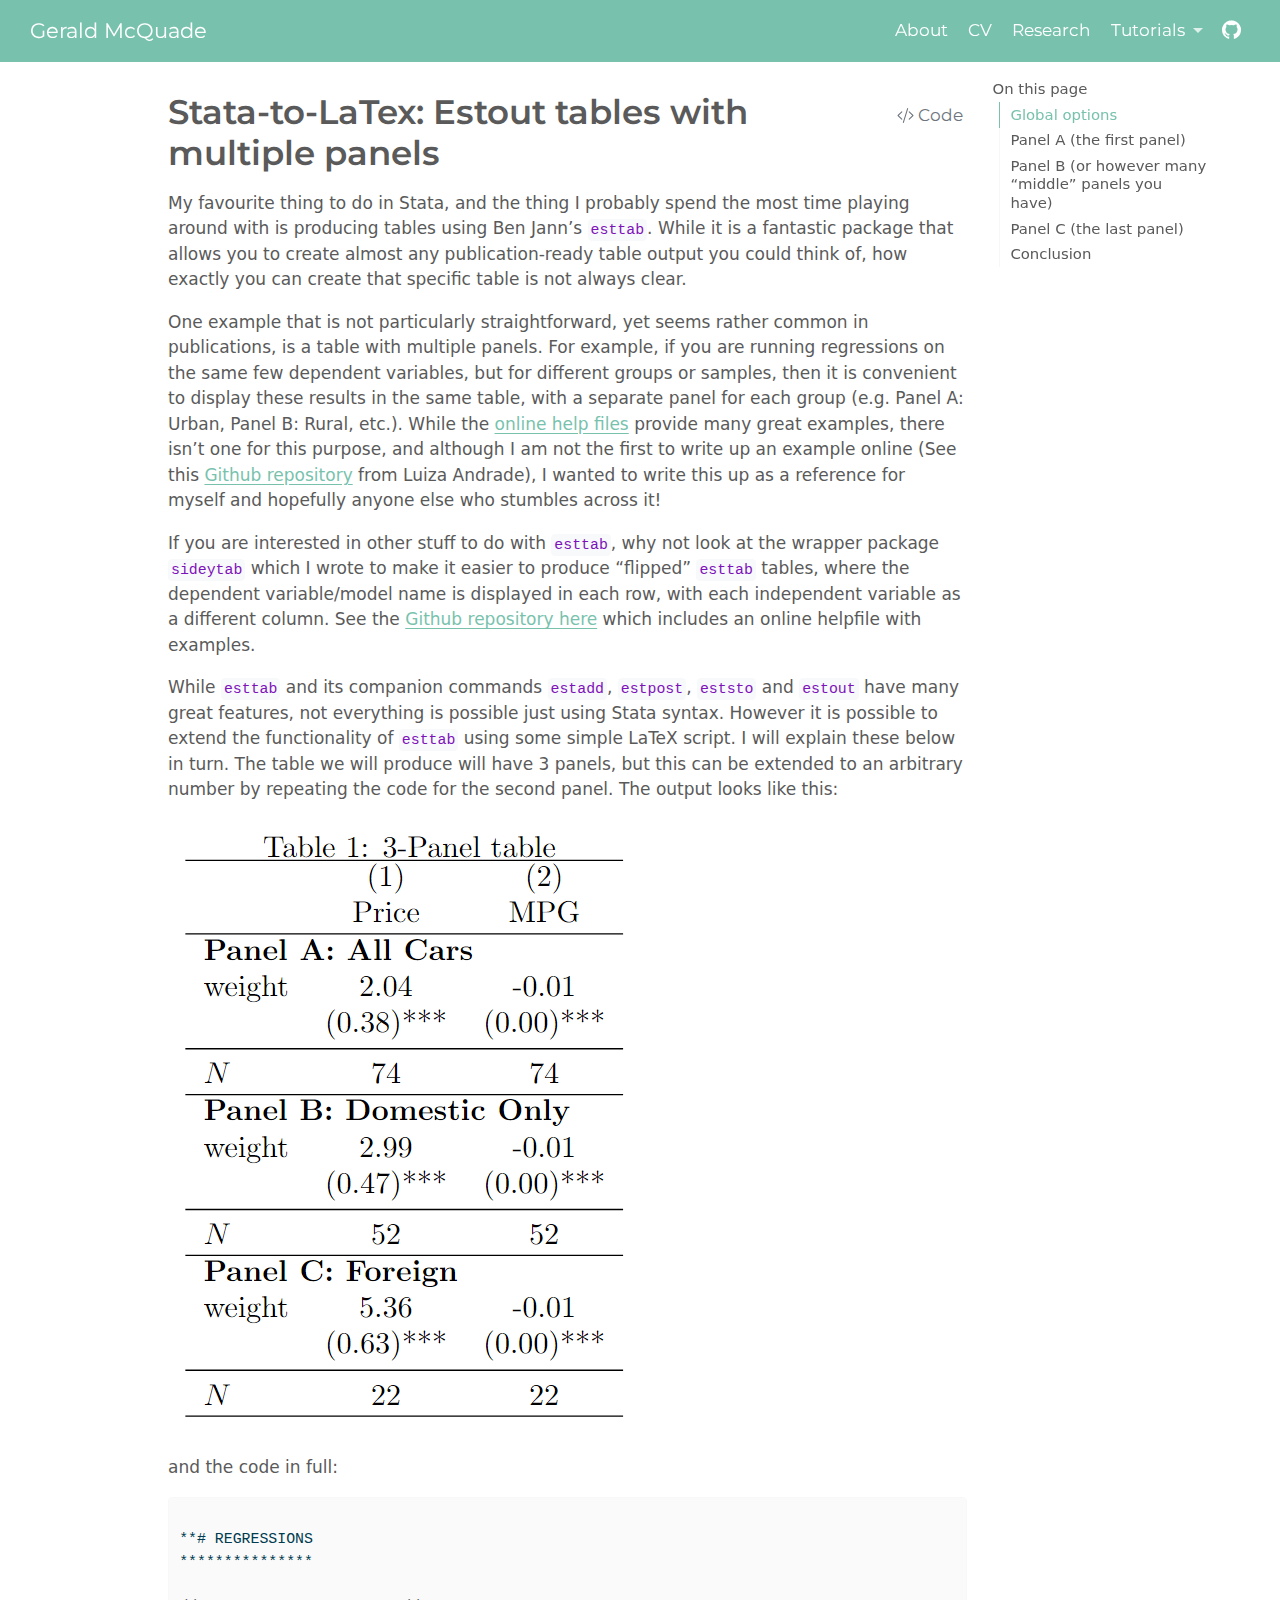
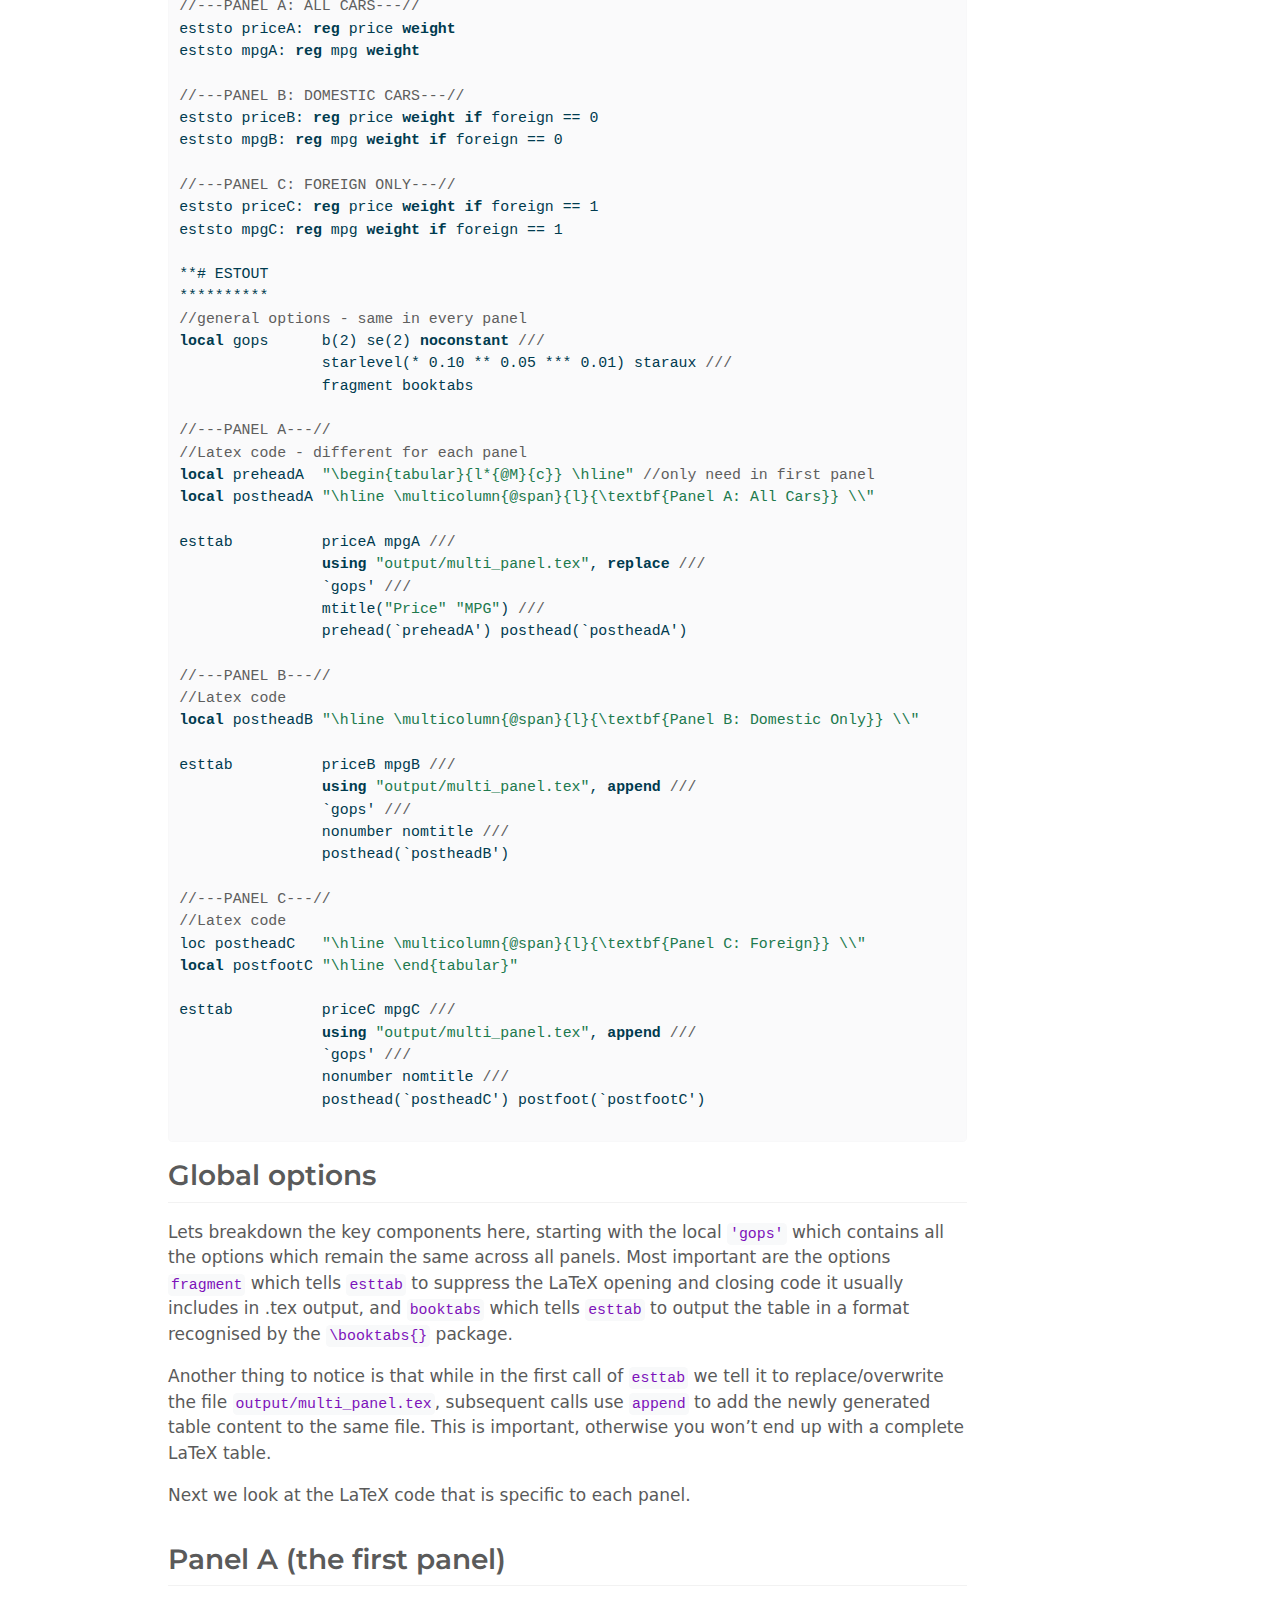
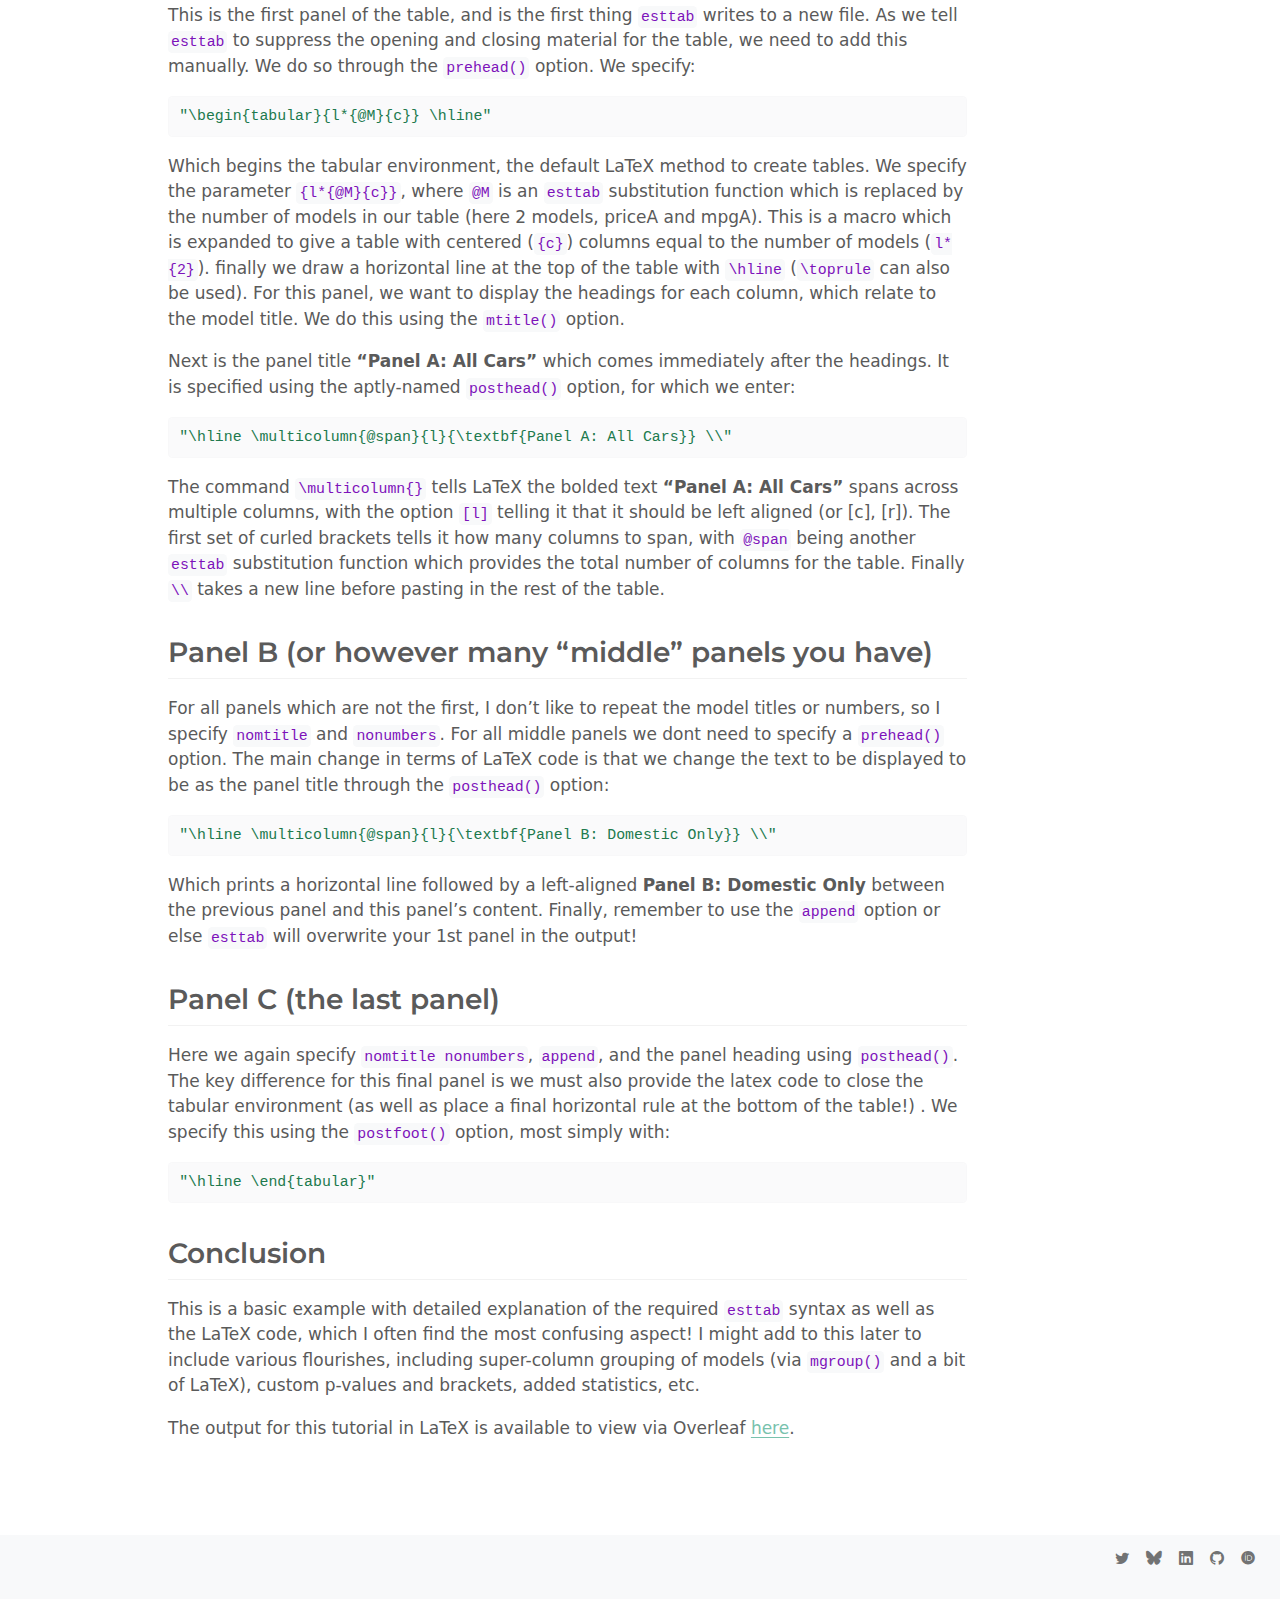
<file: docs/multi_panel_table.html>
<!DOCTYPE html>
<html xmlns="http://www.w3.org/1999/xhtml" lang="en" xml:lang="en"><head>

<meta charset="utf-8">
<meta name="generator" content="quarto-1.5.57">

<meta name="viewport" content="width=device-width, initial-scale=1.0, user-scalable=yes">


<title>Stata-to-LaTex: Estout tables with multiple panels – Gerald McQuade</title>
<style>
code{white-space: pre-wrap;}
span.smallcaps{font-variant: small-caps;}
div.columns{display: flex; gap: min(4vw, 1.5em);}
div.column{flex: auto; overflow-x: auto;}
div.hanging-indent{margin-left: 1.5em; text-indent: -1.5em;}
ul.task-list{list-style: none;}
ul.task-list li input[type="checkbox"] {
  width: 0.8em;
  margin: 0 0.8em 0.2em -1em; /* quarto-specific, see https://github.com/quarto-dev/quarto-cli/issues/4556 */ 
  vertical-align: middle;
}
/* CSS for syntax highlighting */
pre > code.sourceCode { white-space: pre; position: relative; }
pre > code.sourceCode > span { line-height: 1.25; }
pre > code.sourceCode > span:empty { height: 1.2em; }
.sourceCode { overflow: visible; }
code.sourceCode > span { color: inherit; text-decoration: inherit; }
div.sourceCode { margin: 1em 0; }
pre.sourceCode { margin: 0; }
@media screen {
div.sourceCode { overflow: auto; }
}
@media print {
pre > code.sourceCode { white-space: pre-wrap; }
pre > code.sourceCode > span { display: inline-block; text-indent: -5em; padding-left: 5em; }
}
pre.numberSource code
  { counter-reset: source-line 0; }
pre.numberSource code > span
  { position: relative; left: -4em; counter-increment: source-line; }
pre.numberSource code > span > a:first-child::before
  { content: counter(source-line);
    position: relative; left: -1em; text-align: right; vertical-align: baseline;
    border: none; display: inline-block;
    -webkit-touch-callout: none; -webkit-user-select: none;
    -khtml-user-select: none; -moz-user-select: none;
    -ms-user-select: none; user-select: none;
    padding: 0 4px; width: 4em;
  }
pre.numberSource { margin-left: 3em;  padding-left: 4px; }
div.sourceCode
  {   }
@media screen {
pre > code.sourceCode > span > a:first-child::before { text-decoration: underline; }
}
</style>


<script src="site_libs/quarto-nav/quarto-nav.js"></script>
<script src="site_libs/quarto-nav/headroom.min.js"></script>
<script src="site_libs/clipboard/clipboard.min.js"></script>
<script src="site_libs/quarto-html/quarto.js"></script>
<script src="site_libs/quarto-html/popper.min.js"></script>
<script src="site_libs/quarto-html/tippy.umd.min.js"></script>
<script src="site_libs/quarto-html/anchor.min.js"></script>
<link href="site_libs/quarto-html/tippy.css" rel="stylesheet">
<link href="site_libs/quarto-html/quarto-syntax-highlighting.css" rel="stylesheet" id="quarto-text-highlighting-styles">
<script src="site_libs/bootstrap/bootstrap.min.js"></script>
<link href="site_libs/bootstrap/bootstrap-icons.css" rel="stylesheet">
<link href="site_libs/bootstrap/bootstrap.min.css" rel="stylesheet" id="quarto-bootstrap" data-mode="light">
<link href="site_libs/quarto-contrib/fontawesome6-1.2.0/all.min.css" rel="stylesheet">
<link href="site_libs/quarto-contrib/fontawesome6-1.2.0/latex-fontsize.css" rel="stylesheet">
<link href="site_libs/quarto-contrib/academicons-1.9.4/all.css" rel="stylesheet">
<link href="site_libs/quarto-contrib/academicons-1.9.4/size.css" rel="stylesheet">
<script id="quarto-search-options" type="application/json">{
  "language": {
    "search-no-results-text": "No results",
    "search-matching-documents-text": "matching documents",
    "search-copy-link-title": "Copy link to search",
    "search-hide-matches-text": "Hide additional matches",
    "search-more-match-text": "more match in this document",
    "search-more-matches-text": "more matches in this document",
    "search-clear-button-title": "Clear",
    "search-text-placeholder": "",
    "search-detached-cancel-button-title": "Cancel",
    "search-submit-button-title": "Submit",
    "search-label": "Search"
  }
}</script>


<link rel="stylesheet" href="styles.css">
</head>

<body class="nav-fixed">

<div id="quarto-search-results"></div>
  <header id="quarto-header" class="headroom fixed-top">
    <nav class="navbar navbar-expand-lg " data-bs-theme="dark">
      <div class="navbar-container container-fluid">
      <div class="navbar-brand-container mx-auto">
    <a class="navbar-brand" href="./index.html">
    <span class="navbar-title">Gerald McQuade</span>
    </a>
  </div>
          <button class="navbar-toggler" type="button" data-bs-toggle="collapse" data-bs-target="#navbarCollapse" aria-controls="navbarCollapse" role="menu" aria-expanded="false" aria-label="Toggle navigation" onclick="if (window.quartoToggleHeadroom) { window.quartoToggleHeadroom(); }">
  <span class="navbar-toggler-icon"></span>
</button>
          <div class="collapse navbar-collapse" id="navbarCollapse">
            <ul class="navbar-nav navbar-nav-scroll ms-auto">
  <li class="nav-item">
    <a class="nav-link" href="./index.html"> 
<span class="menu-text">About</span></a>
  </li>  
  <li class="nav-item">
    <a class="nav-link" href="./CV_page.html"> 
<span class="menu-text">CV</span></a>
  </li>  
  <li class="nav-item">
    <a class="nav-link" href="./research.html"> 
<span class="menu-text">Research</span></a>
  </li>  
  <li class="nav-item dropdown ">
    <a class="nav-link dropdown-toggle" href="#" id="nav-menu-tutorials" role="link" data-bs-toggle="dropdown" aria-expanded="false">
 <span class="menu-text">Tutorials</span>
    </a>
    <ul class="dropdown-menu dropdown-menu-end" aria-labelledby="nav-menu-tutorials">    
        <li>
    <a class="dropdown-item" href="./multi_panel_table.html">
 <span class="dropdown-text">Stata-to-LaTeX: Multi-panel esttab tables</span></a>
  </li>  
    </ul>
  </li>
  <li class="nav-item compact">
    <a class="nav-link" href="https://github.com/gerrymcquade"> <i class="bi bi-github" role="img">
</i> 
<span class="menu-text"></span></a>
  </li>  
</ul>
          </div> <!-- /navcollapse -->
            <div class="quarto-navbar-tools">
</div>
      </div> <!-- /container-fluid -->
    </nav>
</header>
<!-- content -->
<div id="quarto-content" class="quarto-container page-columns page-rows-contents page-layout-article page-navbar">
<!-- sidebar -->
<!-- margin-sidebar -->
    <div id="quarto-margin-sidebar" class="sidebar margin-sidebar">
        <nav id="TOC" role="doc-toc" class="toc-active">
    <h2 id="toc-title">On this page</h2>
   
  <ul>
  <li><a href="#global-options" id="toc-global-options" class="nav-link active" data-scroll-target="#global-options">Global options</a></li>
  <li><a href="#panel-a-the-first-panel" id="toc-panel-a-the-first-panel" class="nav-link" data-scroll-target="#panel-a-the-first-panel">Panel A (the first panel)</a></li>
  <li><a href="#panel-b-or-however-many-middle-panels-you-have" id="toc-panel-b-or-however-many-middle-panels-you-have" class="nav-link" data-scroll-target="#panel-b-or-however-many-middle-panels-you-have">Panel B (or however many “middle” panels you have)</a></li>
  <li><a href="#panel-c-the-last-panel" id="toc-panel-c-the-last-panel" class="nav-link" data-scroll-target="#panel-c-the-last-panel">Panel C (the last panel)</a></li>
  <li><a href="#conclusion" id="toc-conclusion" class="nav-link" data-scroll-target="#conclusion">Conclusion</a></li>
  </ul>
</nav>
    </div>
<!-- main -->
<main class="content" id="quarto-document-content">

<header id="title-block-header" class="quarto-title-block default">
<div class="quarto-title">
<div class="quarto-title-block"><div><h1 class="title">Stata-to-LaTex: Estout tables with multiple panels</h1><button type="button" class="btn code-tools-button" id="quarto-code-tools-source"><i class="bi"></i> Code</button></div></div>
</div>



<div class="quarto-title-meta">

    
  
    
  </div>
  


</header>


<p>My favourite thing to do in Stata, and the thing I probably spend the most time playing around with is producing tables using Ben Jann’s <code>esttab</code>. While it is a fantastic package that allows you to create almost any publication-ready table output you could think of, how exactly you can create that specific table is not always clear.</p>
<p>One example that is not particularly straightforward, yet seems rather common in publications, is a table with multiple panels. For example, if you are running regressions on the same few dependent variables, but for different groups or samples, then it is convenient to display these results in the same table, with a separate panel for each group (e.g.&nbsp;Panel A: Urban, Panel B: Rural, etc.). While the <a href="http://repec.org/bocode/e/estout/estout.html">online help files</a> provide many great examples, there isn’t one for this purpose, and although I am not the first to write up an example online (See this <a href="https://github.com/worldbank/stata-tables">Github repository</a> from Luiza Andrade), I wanted to write this up as a reference for myself and hopefully anyone else who stumbles across it!</p>
<p>If you are interested in other stuff to do with <code>esttab</code>, why not look at the wrapper package <code>sideytab</code> which I wrote to make it easier to produce “flipped” <code>esttab</code> tables, where the dependent variable/model name is displayed in each row, with each independent variable as a different column. See the <a href="https://github.com/gerrymcquade/sideytab">Github repository here</a> which includes an online helpfile with examples.</p>
<p>While <code>esttab</code> and its companion commands <code>estadd</code>, <code>estpost</code>, <code>eststo</code> and <code>estout</code> have many great features, not everything is possible just using Stata syntax. However it is possible to extend the functionality of <code>esttab</code> using some simple LaTeX script. I will explain these below in turn. The table we will produce will have 3 panels, but this can be extended to an arbitrary number by repeating the code for the second panel. The output looks like this:</p>
<p><img src="table1.png" class="img-fluid" alt="An example regression results table with 3 panels"></p>
<p>and the code in full:</p>
<div class="cell">
<div class="sourceCode cell-code" id="cb1"><pre class="sourceCode stata code-with-copy"><code class="sourceCode stata"><span id="cb1-1"><a href="#cb1-1" aria-hidden="true" tabindex="-1"></a></span>
<span id="cb1-2"><a href="#cb1-2" aria-hidden="true" tabindex="-1"></a>**# REGRESSIONS</span>
<span id="cb1-3"><a href="#cb1-3" aria-hidden="true" tabindex="-1"></a>***************</span>
<span id="cb1-4"><a href="#cb1-4" aria-hidden="true" tabindex="-1"></a></span>
<span id="cb1-5"><a href="#cb1-5" aria-hidden="true" tabindex="-1"></a><span class="co">//---PANEL A: ALL CARS---//</span></span>
<span id="cb1-6"><a href="#cb1-6" aria-hidden="true" tabindex="-1"></a>eststo priceA: <span class="kw">reg</span> price <span class="kw">weight</span></span>
<span id="cb1-7"><a href="#cb1-7" aria-hidden="true" tabindex="-1"></a>eststo mpgA: <span class="kw">reg</span> mpg <span class="kw">weight</span></span>
<span id="cb1-8"><a href="#cb1-8" aria-hidden="true" tabindex="-1"></a></span>
<span id="cb1-9"><a href="#cb1-9" aria-hidden="true" tabindex="-1"></a><span class="co">//---PANEL B: DOMESTIC CARS---//</span></span>
<span id="cb1-10"><a href="#cb1-10" aria-hidden="true" tabindex="-1"></a>eststo priceB: <span class="kw">reg</span> price <span class="kw">weight</span> <span class="kw">if</span> foreign == 0</span>
<span id="cb1-11"><a href="#cb1-11" aria-hidden="true" tabindex="-1"></a>eststo mpgB: <span class="kw">reg</span> mpg <span class="kw">weight</span> <span class="kw">if</span> foreign == 0</span>
<span id="cb1-12"><a href="#cb1-12" aria-hidden="true" tabindex="-1"></a></span>
<span id="cb1-13"><a href="#cb1-13" aria-hidden="true" tabindex="-1"></a><span class="co">//---PANEL C: FOREIGN ONLY---//</span></span>
<span id="cb1-14"><a href="#cb1-14" aria-hidden="true" tabindex="-1"></a>eststo priceC: <span class="kw">reg</span> price <span class="kw">weight</span> <span class="kw">if</span> foreign == 1</span>
<span id="cb1-15"><a href="#cb1-15" aria-hidden="true" tabindex="-1"></a>eststo mpgC: <span class="kw">reg</span> mpg <span class="kw">weight</span> <span class="kw">if</span> foreign == 1</span>
<span id="cb1-16"><a href="#cb1-16" aria-hidden="true" tabindex="-1"></a></span>
<span id="cb1-17"><a href="#cb1-17" aria-hidden="true" tabindex="-1"></a>**# ESTOUT</span>
<span id="cb1-18"><a href="#cb1-18" aria-hidden="true" tabindex="-1"></a>**********</span>
<span id="cb1-19"><a href="#cb1-19" aria-hidden="true" tabindex="-1"></a><span class="co">//general options - same in every panel</span></span>
<span id="cb1-20"><a href="#cb1-20" aria-hidden="true" tabindex="-1"></a><span class="kw">local</span> gops      b(2) se(2) <span class="kw">noconstant</span> <span class="co">///</span></span>
<span id="cb1-21"><a href="#cb1-21" aria-hidden="true" tabindex="-1"></a>                starlevel(* 0.10 ** 0.05 *** 0.01) staraux <span class="co">///</span></span>
<span id="cb1-22"><a href="#cb1-22" aria-hidden="true" tabindex="-1"></a>                fragment booktabs</span>
<span id="cb1-23"><a href="#cb1-23" aria-hidden="true" tabindex="-1"></a></span>
<span id="cb1-24"><a href="#cb1-24" aria-hidden="true" tabindex="-1"></a><span class="co">//---PANEL A---//</span></span>
<span id="cb1-25"><a href="#cb1-25" aria-hidden="true" tabindex="-1"></a><span class="co">//Latex code - different for each panel</span></span>
<span id="cb1-26"><a href="#cb1-26" aria-hidden="true" tabindex="-1"></a><span class="kw">local</span> preheadA  <span class="st">"</span><span class="ch">\b</span><span class="st">egin{tabular}{l*{@M}{c}} \hline"</span> <span class="co">//only need in first panel</span></span>
<span id="cb1-27"><a href="#cb1-27" aria-hidden="true" tabindex="-1"></a><span class="kw">local</span> postheadA <span class="st">"\hline \multicolumn{@span}{l}{</span><span class="ch">\t</span><span class="st">extbf{Panel A: All Cars}} </span><span class="ch">\\</span><span class="st">"</span></span>
<span id="cb1-28"><a href="#cb1-28" aria-hidden="true" tabindex="-1"></a></span>
<span id="cb1-29"><a href="#cb1-29" aria-hidden="true" tabindex="-1"></a>esttab          priceA mpgA <span class="co">///</span></span>
<span id="cb1-30"><a href="#cb1-30" aria-hidden="true" tabindex="-1"></a>                <span class="kw">using</span> <span class="st">"output/multi_panel.tex"</span>, <span class="kw">replace</span> <span class="co">///</span></span>
<span id="cb1-31"><a href="#cb1-31" aria-hidden="true" tabindex="-1"></a>                <span class="ot">`gops'</span> <span class="co">///</span></span>
<span id="cb1-32"><a href="#cb1-32" aria-hidden="true" tabindex="-1"></a>                mtitle(<span class="st">"Price"</span> <span class="st">"MPG"</span>) <span class="co">///</span></span>
<span id="cb1-33"><a href="#cb1-33" aria-hidden="true" tabindex="-1"></a>                prehead(<span class="ot">`preheadA'</span>) posthead(<span class="ot">`postheadA'</span>)</span>
<span id="cb1-34"><a href="#cb1-34" aria-hidden="true" tabindex="-1"></a></span>
<span id="cb1-35"><a href="#cb1-35" aria-hidden="true" tabindex="-1"></a><span class="co">//---PANEL B---//</span></span>
<span id="cb1-36"><a href="#cb1-36" aria-hidden="true" tabindex="-1"></a><span class="co">//Latex code</span></span>
<span id="cb1-37"><a href="#cb1-37" aria-hidden="true" tabindex="-1"></a><span class="kw">local</span> postheadB <span class="st">"\hline \multicolumn{@span}{l}{</span><span class="ch">\t</span><span class="st">extbf{Panel B: Domestic Only}} </span><span class="ch">\\</span><span class="st">"</span></span>
<span id="cb1-38"><a href="#cb1-38" aria-hidden="true" tabindex="-1"></a></span>
<span id="cb1-39"><a href="#cb1-39" aria-hidden="true" tabindex="-1"></a>esttab          priceB mpgB <span class="co">///</span></span>
<span id="cb1-40"><a href="#cb1-40" aria-hidden="true" tabindex="-1"></a>                <span class="kw">using</span> <span class="st">"output/multi_panel.tex"</span>, <span class="kw">append</span> <span class="co">///</span></span>
<span id="cb1-41"><a href="#cb1-41" aria-hidden="true" tabindex="-1"></a>                <span class="ot">`gops'</span> <span class="co">///</span></span>
<span id="cb1-42"><a href="#cb1-42" aria-hidden="true" tabindex="-1"></a>                nonumber nomtitle <span class="co">///</span></span>
<span id="cb1-43"><a href="#cb1-43" aria-hidden="true" tabindex="-1"></a>                posthead(<span class="ot">`postheadB'</span>)</span>
<span id="cb1-44"><a href="#cb1-44" aria-hidden="true" tabindex="-1"></a></span>
<span id="cb1-45"><a href="#cb1-45" aria-hidden="true" tabindex="-1"></a><span class="co">//---PANEL C---//</span></span>
<span id="cb1-46"><a href="#cb1-46" aria-hidden="true" tabindex="-1"></a><span class="co">//Latex code</span></span>
<span id="cb1-47"><a href="#cb1-47" aria-hidden="true" tabindex="-1"></a>loc postheadC   <span class="st">"\hline \multicolumn{@span}{l}{</span><span class="ch">\t</span><span class="st">extbf{Panel C: Foreign}} </span><span class="ch">\\</span><span class="st">"</span>               </span>
<span id="cb1-48"><a href="#cb1-48" aria-hidden="true" tabindex="-1"></a><span class="kw">local</span> postfootC <span class="st">"\hline </span><span class="ch">\e</span><span class="st">nd{tabular}"</span></span>
<span id="cb1-49"><a href="#cb1-49" aria-hidden="true" tabindex="-1"></a></span>
<span id="cb1-50"><a href="#cb1-50" aria-hidden="true" tabindex="-1"></a>esttab          priceC mpgC <span class="co">///</span></span>
<span id="cb1-51"><a href="#cb1-51" aria-hidden="true" tabindex="-1"></a>                <span class="kw">using</span> <span class="st">"output/multi_panel.tex"</span>, <span class="kw">append</span> <span class="co">///</span></span>
<span id="cb1-52"><a href="#cb1-52" aria-hidden="true" tabindex="-1"></a>                <span class="ot">`gops'</span> <span class="co">///</span></span>
<span id="cb1-53"><a href="#cb1-53" aria-hidden="true" tabindex="-1"></a>                nonumber nomtitle <span class="co">///</span></span>
<span id="cb1-54"><a href="#cb1-54" aria-hidden="true" tabindex="-1"></a>                posthead(<span class="ot">`postheadC'</span>) postfoot(<span class="ot">`postfootC'</span>)</span>
<span id="cb1-55"><a href="#cb1-55" aria-hidden="true" tabindex="-1"></a> </span></code><button title="Copy to Clipboard" class="code-copy-button"><i class="bi"></i></button></pre></div>
</div>
<section id="global-options" class="level2">
<h2 class="anchored" data-anchor-id="global-options">Global options</h2>
<p>Lets breakdown the key components here, starting with the local <code>'gops'</code> which contains all the options which remain the same across all panels. Most important are the options <code>fragment</code> which tells <code>esttab</code> to suppress the LaTeX opening and closing code it usually includes in .tex output, and <code>booktabs</code> which tells <code>esttab</code> to output the table in a format recognised by the <code>\booktabs{}</code> package.</p>
<p>Another thing to notice is that while in the first call of <code>esttab</code> we tell it to replace/overwrite the file <code>output/multi_panel.tex</code>, subsequent calls use <code>append</code> to add the newly generated table content to the same file. This is important, otherwise you won’t end up with a complete LaTeX table.</p>
<p>Next we look at the LaTeX code that is specific to each panel.</p>
</section>
<section id="panel-a-the-first-panel" class="level2">
<h2 class="anchored" data-anchor-id="panel-a-the-first-panel">Panel A (the first panel)</h2>
<p>This is the first panel of the table, and is the first thing <code>esttab</code> writes to a new file. As we tell <code>esttab</code> to suppress the opening and closing material for the table, we need to add this manually. We do so through the <code>prehead()</code> option. We specify:</p>
<div class="cell">
<div class="sourceCode cell-code" id="cb2"><pre class="sourceCode stata code-with-copy"><code class="sourceCode stata"><span id="cb2-1"><a href="#cb2-1" aria-hidden="true" tabindex="-1"></a><span class="st">"</span><span class="ch">\b</span><span class="st">egin{tabular}{l*{@M}{c}} \hline"</span></span></code><button title="Copy to Clipboard" class="code-copy-button"><i class="bi"></i></button></pre></div>
</div>
<p>Which begins the tabular environment, the default LaTeX method to create tables. We specify the parameter <code>{l*{@M}{c}}</code>, where <code>@M</code> is an <code>esttab</code> substitution function which is replaced by the number of models in our table (here 2 models, priceA and mpgA). This is a macro which is expanded to give a table with centered (<code>{c}</code>) columns equal to the number of models (<code>l*{2}</code>). finally we draw a horizontal line at the top of the table with <code>\hline</code> (<code>\toprule</code> can also be used). For this panel, we want to display the headings for each column, which relate to the model title. We do this using the <code>mtitle()</code> option.</p>
<p>Next is the panel title <strong>“Panel A: All Cars”</strong> which comes immediately after the headings. It is specified using the aptly-named <code>posthead()</code> option, for which we enter:</p>
<div class="cell">
<div class="sourceCode cell-code" id="cb3"><pre class="sourceCode stata code-with-copy"><code class="sourceCode stata"><span id="cb3-1"><a href="#cb3-1" aria-hidden="true" tabindex="-1"></a><span class="st">"\hline \multicolumn{@span}{l}{</span><span class="ch">\t</span><span class="st">extbf{Panel A: All Cars}} </span><span class="ch">\\</span><span class="st">"</span></span></code><button title="Copy to Clipboard" class="code-copy-button"><i class="bi"></i></button></pre></div>
</div>
<p>The command <code>\multicolumn{}</code> tells LaTeX the bolded text <strong>“Panel A: All Cars”</strong> spans across multiple columns, with the option <code>[l]</code> telling it that it should be left aligned (or [c], [r]). The first set of curled brackets tells it how many columns to span, with <code>@span</code> being another <code>esttab</code> substitution function which provides the total number of columns for the table. Finally <code>\\</code> takes a new line before pasting in the rest of the table.</p>
</section>
<section id="panel-b-or-however-many-middle-panels-you-have" class="level2">
<h2 class="anchored" data-anchor-id="panel-b-or-however-many-middle-panels-you-have">Panel B (or however many “middle” panels you have)</h2>
<p>For all panels which are not the first, I don’t like to repeat the model titles or numbers, so I specify <code>nomtitle</code> and <code>nonumbers</code>. For all middle panels we dont need to specify a <code>prehead()</code> option. The main change in terms of LaTeX code is that we change the text to be displayed to be as the panel title through the <code>posthead()</code> option:</p>
<div class="cell">
<div class="sourceCode cell-code" id="cb4"><pre class="sourceCode stata code-with-copy"><code class="sourceCode stata"><span id="cb4-1"><a href="#cb4-1" aria-hidden="true" tabindex="-1"></a><span class="st">"\hline \multicolumn{@span}{l}{</span><span class="ch">\t</span><span class="st">extbf{Panel B: Domestic Only}} </span><span class="ch">\\</span><span class="st">"</span></span></code><button title="Copy to Clipboard" class="code-copy-button"><i class="bi"></i></button></pre></div>
</div>
<p>Which prints a horizontal line followed by a left-aligned <strong>Panel B: Domestic Only</strong> between the previous panel and this panel’s content. Finally, remember to use the <code>append</code> option or else <code>esttab</code> will overwrite your 1st panel in the output!</p>
</section>
<section id="panel-c-the-last-panel" class="level2">
<h2 class="anchored" data-anchor-id="panel-c-the-last-panel">Panel C (the last panel)</h2>
<p>Here we again specify <code>nomtitle nonumbers</code>, <code>append</code>, and the panel heading using <code>posthead()</code>. The key difference for this final panel is we must also provide the latex code to close the tabular environment (as well as place a final horizontal rule at the bottom of the table!) . We specify this using the <code>postfoot()</code> option, most simply with:</p>
<div class="cell">
<div class="sourceCode cell-code" id="cb5"><pre class="sourceCode stata code-with-copy"><code class="sourceCode stata"><span id="cb5-1"><a href="#cb5-1" aria-hidden="true" tabindex="-1"></a><span class="st">"\hline </span><span class="ch">\e</span><span class="st">nd{tabular}"</span></span></code><button title="Copy to Clipboard" class="code-copy-button"><i class="bi"></i></button></pre></div>
</div>
</section>
<section id="conclusion" class="level2">
<h2 class="anchored" data-anchor-id="conclusion">Conclusion</h2>
<p>This is a basic example with detailed explanation of the required <code>esttab</code> syntax as well as the LaTeX code, which I often find the most confusing aspect! I might add to this later to include various flourishes, including super-column grouping of models (via <code>mgroup()</code> and a bit of LaTeX), custom p-values and brackets, added statistics, etc.</p>
<p>The output for this tutorial in LaTeX is available to view via Overleaf <a href="https://www.overleaf.com/read/cgzjhfgbpdqk#cabd76">here</a>.</p>


<!-- -->

</section>

</main> <!-- /main -->
<script id="quarto-html-after-body" type="application/javascript">
window.document.addEventListener("DOMContentLoaded", function (event) {
  const toggleBodyColorMode = (bsSheetEl) => {
    const mode = bsSheetEl.getAttribute("data-mode");
    const bodyEl = window.document.querySelector("body");
    if (mode === "dark") {
      bodyEl.classList.add("quarto-dark");
      bodyEl.classList.remove("quarto-light");
    } else {
      bodyEl.classList.add("quarto-light");
      bodyEl.classList.remove("quarto-dark");
    }
  }
  const toggleBodyColorPrimary = () => {
    const bsSheetEl = window.document.querySelector("link#quarto-bootstrap");
    if (bsSheetEl) {
      toggleBodyColorMode(bsSheetEl);
    }
  }
  toggleBodyColorPrimary();  
  const icon = "";
  const anchorJS = new window.AnchorJS();
  anchorJS.options = {
    placement: 'right',
    icon: icon
  };
  anchorJS.add('.anchored');
  const isCodeAnnotation = (el) => {
    for (const clz of el.classList) {
      if (clz.startsWith('code-annotation-')) {                     
        return true;
      }
    }
    return false;
  }
  const onCopySuccess = function(e) {
    // button target
    const button = e.trigger;
    // don't keep focus
    button.blur();
    // flash "checked"
    button.classList.add('code-copy-button-checked');
    var currentTitle = button.getAttribute("title");
    button.setAttribute("title", "Copied!");
    let tooltip;
    if (window.bootstrap) {
      button.setAttribute("data-bs-toggle", "tooltip");
      button.setAttribute("data-bs-placement", "left");
      button.setAttribute("data-bs-title", "Copied!");
      tooltip = new bootstrap.Tooltip(button, 
        { trigger: "manual", 
          customClass: "code-copy-button-tooltip",
          offset: [0, -8]});
      tooltip.show();    
    }
    setTimeout(function() {
      if (tooltip) {
        tooltip.hide();
        button.removeAttribute("data-bs-title");
        button.removeAttribute("data-bs-toggle");
        button.removeAttribute("data-bs-placement");
      }
      button.setAttribute("title", currentTitle);
      button.classList.remove('code-copy-button-checked');
    }, 1000);
    // clear code selection
    e.clearSelection();
  }
  const getTextToCopy = function(trigger) {
      const codeEl = trigger.previousElementSibling.cloneNode(true);
      for (const childEl of codeEl.children) {
        if (isCodeAnnotation(childEl)) {
          childEl.remove();
        }
      }
      return codeEl.innerText;
  }
  const clipboard = new window.ClipboardJS('.code-copy-button:not([data-in-quarto-modal])', {
    text: getTextToCopy
  });
  clipboard.on('success', onCopySuccess);
  if (window.document.getElementById('quarto-embedded-source-code-modal')) {
    // For code content inside modals, clipBoardJS needs to be initialized with a container option
    // TODO: Check when it could be a function (https://github.com/zenorocha/clipboard.js/issues/860)
    const clipboardModal = new window.ClipboardJS('.code-copy-button[data-in-quarto-modal]', {
      text: getTextToCopy,
      container: window.document.getElementById('quarto-embedded-source-code-modal')
    });
    clipboardModal.on('success', onCopySuccess);
  }
  const viewSource = window.document.getElementById('quarto-view-source') ||
                     window.document.getElementById('quarto-code-tools-source');
  if (viewSource) {
    const sourceUrl = viewSource.getAttribute("data-quarto-source-url");
    viewSource.addEventListener("click", function(e) {
      if (sourceUrl) {
        // rstudio viewer pane
        if (/\bcapabilities=\b/.test(window.location)) {
          window.open(sourceUrl);
        } else {
          window.location.href = sourceUrl;
        }
      } else {
        const modal = new bootstrap.Modal(document.getElementById('quarto-embedded-source-code-modal'));
        modal.show();
      }
      return false;
    });
  }
  function toggleCodeHandler(show) {
    return function(e) {
      const detailsSrc = window.document.querySelectorAll(".cell > details > .sourceCode");
      for (let i=0; i<detailsSrc.length; i++) {
        const details = detailsSrc[i].parentElement;
        if (show) {
          details.open = true;
        } else {
          details.removeAttribute("open");
        }
      }
      const cellCodeDivs = window.document.querySelectorAll(".cell > .sourceCode");
      const fromCls = show ? "hidden" : "unhidden";
      const toCls = show ? "unhidden" : "hidden";
      for (let i=0; i<cellCodeDivs.length; i++) {
        const codeDiv = cellCodeDivs[i];
        if (codeDiv.classList.contains(fromCls)) {
          codeDiv.classList.remove(fromCls);
          codeDiv.classList.add(toCls);
        } 
      }
      return false;
    }
  }
  const hideAllCode = window.document.getElementById("quarto-hide-all-code");
  if (hideAllCode) {
    hideAllCode.addEventListener("click", toggleCodeHandler(false));
  }
  const showAllCode = window.document.getElementById("quarto-show-all-code");
  if (showAllCode) {
    showAllCode.addEventListener("click", toggleCodeHandler(true));
  }
    var localhostRegex = new RegExp(/^(?:http|https):\/\/localhost\:?[0-9]*\//);
    var mailtoRegex = new RegExp(/^mailto:/);
      var filterRegex = new RegExp("gerrymcquade\.github\.io");
    var isInternal = (href) => {
        return filterRegex.test(href) || localhostRegex.test(href) || mailtoRegex.test(href);
    }
    // Inspect non-navigation links and adorn them if external
 	var links = window.document.querySelectorAll('a[href]:not(.nav-link):not(.navbar-brand):not(.toc-action):not(.sidebar-link):not(.sidebar-item-toggle):not(.pagination-link):not(.no-external):not([aria-hidden]):not(.dropdown-item):not(.quarto-navigation-tool):not(.about-link)');
    for (var i=0; i<links.length; i++) {
      const link = links[i];
      if (!isInternal(link.href)) {
        // undo the damage that might have been done by quarto-nav.js in the case of
        // links that we want to consider external
        if (link.dataset.originalHref !== undefined) {
          link.href = link.dataset.originalHref;
        }
      }
    }
  function tippyHover(el, contentFn, onTriggerFn, onUntriggerFn) {
    const config = {
      allowHTML: true,
      maxWidth: 500,
      delay: 100,
      arrow: false,
      appendTo: function(el) {
          return el.parentElement;
      },
      interactive: true,
      interactiveBorder: 10,
      theme: 'quarto',
      placement: 'bottom-start',
    };
    if (contentFn) {
      config.content = contentFn;
    }
    if (onTriggerFn) {
      config.onTrigger = onTriggerFn;
    }
    if (onUntriggerFn) {
      config.onUntrigger = onUntriggerFn;
    }
    window.tippy(el, config); 
  }
  const noterefs = window.document.querySelectorAll('a[role="doc-noteref"]');
  for (var i=0; i<noterefs.length; i++) {
    const ref = noterefs[i];
    tippyHover(ref, function() {
      // use id or data attribute instead here
      let href = ref.getAttribute('data-footnote-href') || ref.getAttribute('href');
      try { href = new URL(href).hash; } catch {}
      const id = href.replace(/^#\/?/, "");
      const note = window.document.getElementById(id);
      if (note) {
        return note.innerHTML;
      } else {
        return "";
      }
    });
  }
  const xrefs = window.document.querySelectorAll('a.quarto-xref');
  const processXRef = (id, note) => {
    // Strip column container classes
    const stripColumnClz = (el) => {
      el.classList.remove("page-full", "page-columns");
      if (el.children) {
        for (const child of el.children) {
          stripColumnClz(child);
        }
      }
    }
    stripColumnClz(note)
    if (id === null || id.startsWith('sec-')) {
      // Special case sections, only their first couple elements
      const container = document.createElement("div");
      if (note.children && note.children.length > 2) {
        container.appendChild(note.children[0].cloneNode(true));
        for (let i = 1; i < note.children.length; i++) {
          const child = note.children[i];
          if (child.tagName === "P" && child.innerText === "") {
            continue;
          } else {
            container.appendChild(child.cloneNode(true));
            break;
          }
        }
        if (window.Quarto?.typesetMath) {
          window.Quarto.typesetMath(container);
        }
        return container.innerHTML
      } else {
        if (window.Quarto?.typesetMath) {
          window.Quarto.typesetMath(note);
        }
        return note.innerHTML;
      }
    } else {
      // Remove any anchor links if they are present
      const anchorLink = note.querySelector('a.anchorjs-link');
      if (anchorLink) {
        anchorLink.remove();
      }
      if (window.Quarto?.typesetMath) {
        window.Quarto.typesetMath(note);
      }
      // TODO in 1.5, we should make sure this works without a callout special case
      if (note.classList.contains("callout")) {
        return note.outerHTML;
      } else {
        return note.innerHTML;
      }
    }
  }
  for (var i=0; i<xrefs.length; i++) {
    const xref = xrefs[i];
    tippyHover(xref, undefined, function(instance) {
      instance.disable();
      let url = xref.getAttribute('href');
      let hash = undefined; 
      if (url.startsWith('#')) {
        hash = url;
      } else {
        try { hash = new URL(url).hash; } catch {}
      }
      if (hash) {
        const id = hash.replace(/^#\/?/, "");
        const note = window.document.getElementById(id);
        if (note !== null) {
          try {
            const html = processXRef(id, note.cloneNode(true));
            instance.setContent(html);
          } finally {
            instance.enable();
            instance.show();
          }
        } else {
          // See if we can fetch this
          fetch(url.split('#')[0])
          .then(res => res.text())
          .then(html => {
            const parser = new DOMParser();
            const htmlDoc = parser.parseFromString(html, "text/html");
            const note = htmlDoc.getElementById(id);
            if (note !== null) {
              const html = processXRef(id, note);
              instance.setContent(html);
            } 
          }).finally(() => {
            instance.enable();
            instance.show();
          });
        }
      } else {
        // See if we can fetch a full url (with no hash to target)
        // This is a special case and we should probably do some content thinning / targeting
        fetch(url)
        .then(res => res.text())
        .then(html => {
          const parser = new DOMParser();
          const htmlDoc = parser.parseFromString(html, "text/html");
          const note = htmlDoc.querySelector('main.content');
          if (note !== null) {
            // This should only happen for chapter cross references
            // (since there is no id in the URL)
            // remove the first header
            if (note.children.length > 0 && note.children[0].tagName === "HEADER") {
              note.children[0].remove();
            }
            const html = processXRef(null, note);
            instance.setContent(html);
          } 
        }).finally(() => {
          instance.enable();
          instance.show();
        });
      }
    }, function(instance) {
    });
  }
      let selectedAnnoteEl;
      const selectorForAnnotation = ( cell, annotation) => {
        let cellAttr = 'data-code-cell="' + cell + '"';
        let lineAttr = 'data-code-annotation="' +  annotation + '"';
        const selector = 'span[' + cellAttr + '][' + lineAttr + ']';
        return selector;
      }
      const selectCodeLines = (annoteEl) => {
        const doc = window.document;
        const targetCell = annoteEl.getAttribute("data-target-cell");
        const targetAnnotation = annoteEl.getAttribute("data-target-annotation");
        const annoteSpan = window.document.querySelector(selectorForAnnotation(targetCell, targetAnnotation));
        const lines = annoteSpan.getAttribute("data-code-lines").split(",");
        const lineIds = lines.map((line) => {
          return targetCell + "-" + line;
        })
        let top = null;
        let height = null;
        let parent = null;
        if (lineIds.length > 0) {
            //compute the position of the single el (top and bottom and make a div)
            const el = window.document.getElementById(lineIds[0]);
            top = el.offsetTop;
            height = el.offsetHeight;
            parent = el.parentElement.parentElement;
          if (lineIds.length > 1) {
            const lastEl = window.document.getElementById(lineIds[lineIds.length - 1]);
            const bottom = lastEl.offsetTop + lastEl.offsetHeight;
            height = bottom - top;
          }
          if (top !== null && height !== null && parent !== null) {
            // cook up a div (if necessary) and position it 
            let div = window.document.getElementById("code-annotation-line-highlight");
            if (div === null) {
              div = window.document.createElement("div");
              div.setAttribute("id", "code-annotation-line-highlight");
              div.style.position = 'absolute';
              parent.appendChild(div);
            }
            div.style.top = top - 2 + "px";
            div.style.height = height + 4 + "px";
            div.style.left = 0;
            let gutterDiv = window.document.getElementById("code-annotation-line-highlight-gutter");
            if (gutterDiv === null) {
              gutterDiv = window.document.createElement("div");
              gutterDiv.setAttribute("id", "code-annotation-line-highlight-gutter");
              gutterDiv.style.position = 'absolute';
              const codeCell = window.document.getElementById(targetCell);
              const gutter = codeCell.querySelector('.code-annotation-gutter');
              gutter.appendChild(gutterDiv);
            }
            gutterDiv.style.top = top - 2 + "px";
            gutterDiv.style.height = height + 4 + "px";
          }
          selectedAnnoteEl = annoteEl;
        }
      };
      const unselectCodeLines = () => {
        const elementsIds = ["code-annotation-line-highlight", "code-annotation-line-highlight-gutter"];
        elementsIds.forEach((elId) => {
          const div = window.document.getElementById(elId);
          if (div) {
            div.remove();
          }
        });
        selectedAnnoteEl = undefined;
      };
        // Handle positioning of the toggle
    window.addEventListener(
      "resize",
      throttle(() => {
        elRect = undefined;
        if (selectedAnnoteEl) {
          selectCodeLines(selectedAnnoteEl);
        }
      }, 10)
    );
    function throttle(fn, ms) {
    let throttle = false;
    let timer;
      return (...args) => {
        if(!throttle) { // first call gets through
            fn.apply(this, args);
            throttle = true;
        } else { // all the others get throttled
            if(timer) clearTimeout(timer); // cancel #2
            timer = setTimeout(() => {
              fn.apply(this, args);
              timer = throttle = false;
            }, ms);
        }
      };
    }
      // Attach click handler to the DT
      const annoteDls = window.document.querySelectorAll('dt[data-target-cell]');
      for (const annoteDlNode of annoteDls) {
        annoteDlNode.addEventListener('click', (event) => {
          const clickedEl = event.target;
          if (clickedEl !== selectedAnnoteEl) {
            unselectCodeLines();
            const activeEl = window.document.querySelector('dt[data-target-cell].code-annotation-active');
            if (activeEl) {
              activeEl.classList.remove('code-annotation-active');
            }
            selectCodeLines(clickedEl);
            clickedEl.classList.add('code-annotation-active');
          } else {
            // Unselect the line
            unselectCodeLines();
            clickedEl.classList.remove('code-annotation-active');
          }
        });
      }
  const findCites = (el) => {
    const parentEl = el.parentElement;
    if (parentEl) {
      const cites = parentEl.dataset.cites;
      if (cites) {
        return {
          el,
          cites: cites.split(' ')
        };
      } else {
        return findCites(el.parentElement)
      }
    } else {
      return undefined;
    }
  };
  var bibliorefs = window.document.querySelectorAll('a[role="doc-biblioref"]');
  for (var i=0; i<bibliorefs.length; i++) {
    const ref = bibliorefs[i];
    const citeInfo = findCites(ref);
    if (citeInfo) {
      tippyHover(citeInfo.el, function() {
        var popup = window.document.createElement('div');
        citeInfo.cites.forEach(function(cite) {
          var citeDiv = window.document.createElement('div');
          citeDiv.classList.add('hanging-indent');
          citeDiv.classList.add('csl-entry');
          var biblioDiv = window.document.getElementById('ref-' + cite);
          if (biblioDiv) {
            citeDiv.innerHTML = biblioDiv.innerHTML;
          }
          popup.appendChild(citeDiv);
        });
        return popup.innerHTML;
      });
    }
  }
});
</script><div class="modal fade" id="quarto-embedded-source-code-modal" tabindex="-1" aria-labelledby="quarto-embedded-source-code-modal-label" aria-hidden="true"><div class="modal-dialog modal-dialog-scrollable"><div class="modal-content"><div class="modal-header"><h5 class="modal-title" id="quarto-embedded-source-code-modal-label">Source Code</h5><button class="btn-close" data-bs-dismiss="modal"></button></div><div class="modal-body"><div class="">
<div class="sourceCode" id="cb6" data-shortcodes="false"><pre class="sourceCode markdown code-with-copy"><code class="sourceCode markdown"><span id="cb6-1"><a href="#cb6-1" aria-hidden="true" tabindex="-1"></a><span class="co">---</span></span>
<span id="cb6-2"><a href="#cb6-2" aria-hidden="true" tabindex="-1"></a><span class="an">title:</span><span class="co"> "Stata-to-LaTex: Estout tables with multiple panels"</span></span>
<span id="cb6-3"><a href="#cb6-3" aria-hidden="true" tabindex="-1"></a><span class="an">format:</span><span class="co"> html</span></span>
<span id="cb6-4"><a href="#cb6-4" aria-hidden="true" tabindex="-1"></a><span class="an">code-tools:</span><span class="co"> true</span></span>
<span id="cb6-5"><a href="#cb6-5" aria-hidden="true" tabindex="-1"></a><span class="co">---</span></span>
<span id="cb6-6"><a href="#cb6-6" aria-hidden="true" tabindex="-1"></a></span>
<span id="cb6-7"><a href="#cb6-7" aria-hidden="true" tabindex="-1"></a><span class="in">```{r, echo=FALSE, include=FALSE}</span></span>
<span id="cb6-8"><a href="#cb6-8" aria-hidden="true" tabindex="-1"></a><span class="in">library(Statamarkdown) </span></span>
<span id="cb6-9"><a href="#cb6-9" aria-hidden="true" tabindex="-1"></a><span class="in">stataexe &lt;- "C:/Stata16/StataMP-64.exe" </span></span>
<span id="cb6-10"><a href="#cb6-10" aria-hidden="true" tabindex="-1"></a><span class="in">knitr::opts_chunk$set(engine.path=list(stata=stataexe))</span></span>
<span id="cb6-11"><a href="#cb6-11" aria-hidden="true" tabindex="-1"></a><span class="in">```</span></span>
<span id="cb6-12"><a href="#cb6-12" aria-hidden="true" tabindex="-1"></a></span>
<span id="cb6-13"><a href="#cb6-13" aria-hidden="true" tabindex="-1"></a>My favourite thing to do in Stata, and the thing I probably spend the most time playing around with is producing tables using Ben Jann's <span class="in">`esttab`</span>. While it is a fantastic package that allows you to create almost any publication-ready table output you could think of, how exactly you can create that specific table is not always clear.</span>
<span id="cb6-14"><a href="#cb6-14" aria-hidden="true" tabindex="-1"></a></span>
<span id="cb6-15"><a href="#cb6-15" aria-hidden="true" tabindex="-1"></a>One example that is not particularly straightforward, yet seems rather common in publications, is a table with multiple panels. For example, if you are running regressions on the same few dependent variables, but for different groups or samples, then it is convenient to display these results in the same table, with a separate panel for each group (e.g. Panel A: Urban, Panel B: Rural, etc.). While the <span class="co">[</span><span class="ot">online help files</span><span class="co">](http://repec.org/bocode/e/estout/estout.html)</span> provide many great examples, there isn't one for this purpose, and although I am not the first to write up an example online (See this <span class="co">[</span><span class="ot">Github repository</span><span class="co">](https://github.com/worldbank/stata-tables)</span> from Luiza Andrade), I wanted to write this up as a reference for myself and hopefully anyone else who stumbles across it!</span>
<span id="cb6-16"><a href="#cb6-16" aria-hidden="true" tabindex="-1"></a></span>
<span id="cb6-17"><a href="#cb6-17" aria-hidden="true" tabindex="-1"></a>If you are interested in other stuff to do with <span class="in">`esttab`</span>, why not look at the wrapper package <span class="in">`sideytab`</span> which I wrote to make it easier to produce "flipped" <span class="in">`esttab`</span> tables, where the dependent variable/model name is displayed in each row, with each independent variable as a different column. See the <span class="co">[</span><span class="ot">Github repository here</span><span class="co">](https://github.com/gerrymcquade/sideytab)</span> which includes an online helpfile with examples.</span>
<span id="cb6-18"><a href="#cb6-18" aria-hidden="true" tabindex="-1"></a></span>
<span id="cb6-19"><a href="#cb6-19" aria-hidden="true" tabindex="-1"></a>While <span class="in">`esttab`</span> and its companion commands <span class="in">`estadd`</span>, <span class="in">`estpost`</span>, <span class="in">`eststo`</span> and <span class="in">`estout`</span> have many great features, not everything is possible just using Stata syntax. However it is possible to extend the functionality of <span class="in">`esttab`</span> using some simple LaTeX script. I will explain these below in turn. The table we will produce will have 3 panels, but this can be extended to an arbitrary number by repeating the code for the second panel. The output looks like this:</span>
<span id="cb6-20"><a href="#cb6-20" aria-hidden="true" tabindex="-1"></a></span>
<span id="cb6-21"><a href="#cb6-21" aria-hidden="true" tabindex="-1"></a><span class="al">![](table1.png)</span>{fig-alt="An example regression results table with 3 panels"}</span>
<span id="cb6-22"><a href="#cb6-22" aria-hidden="true" tabindex="-1"></a></span>
<span id="cb6-23"><a href="#cb6-23" aria-hidden="true" tabindex="-1"></a>and the code in full:</span>
<span id="cb6-24"><a href="#cb6-24" aria-hidden="true" tabindex="-1"></a></span>
<span id="cb6-25"><a href="#cb6-25" aria-hidden="true" tabindex="-1"></a><span class="in">```{stata, eval=FALSE}</span></span>
<span id="cb6-26"><a href="#cb6-26" aria-hidden="true" tabindex="-1"></a></span>
<span id="cb6-27"><a href="#cb6-27" aria-hidden="true" tabindex="-1"></a><span class="in">**# REGRESSIONS</span></span>
<span id="cb6-28"><a href="#cb6-28" aria-hidden="true" tabindex="-1"></a><span class="in">***************</span></span>
<span id="cb6-29"><a href="#cb6-29" aria-hidden="true" tabindex="-1"></a></span>
<span id="cb6-30"><a href="#cb6-30" aria-hidden="true" tabindex="-1"></a><span class="in">//---PANEL A: ALL CARS---//</span></span>
<span id="cb6-31"><a href="#cb6-31" aria-hidden="true" tabindex="-1"></a><span class="in">eststo priceA: reg price weight</span></span>
<span id="cb6-32"><a href="#cb6-32" aria-hidden="true" tabindex="-1"></a><span class="in">eststo mpgA: reg mpg weight</span></span>
<span id="cb6-33"><a href="#cb6-33" aria-hidden="true" tabindex="-1"></a></span>
<span id="cb6-34"><a href="#cb6-34" aria-hidden="true" tabindex="-1"></a><span class="in">//---PANEL B: DOMESTIC CARS---//</span></span>
<span id="cb6-35"><a href="#cb6-35" aria-hidden="true" tabindex="-1"></a><span class="in">eststo priceB: reg price weight if foreign == 0</span></span>
<span id="cb6-36"><a href="#cb6-36" aria-hidden="true" tabindex="-1"></a><span class="in">eststo mpgB: reg mpg weight if foreign == 0</span></span>
<span id="cb6-37"><a href="#cb6-37" aria-hidden="true" tabindex="-1"></a></span>
<span id="cb6-38"><a href="#cb6-38" aria-hidden="true" tabindex="-1"></a><span class="in">//---PANEL C: FOREIGN ONLY---//</span></span>
<span id="cb6-39"><a href="#cb6-39" aria-hidden="true" tabindex="-1"></a><span class="in">eststo priceC: reg price weight if foreign == 1</span></span>
<span id="cb6-40"><a href="#cb6-40" aria-hidden="true" tabindex="-1"></a><span class="in">eststo mpgC: reg mpg weight if foreign == 1</span></span>
<span id="cb6-41"><a href="#cb6-41" aria-hidden="true" tabindex="-1"></a></span>
<span id="cb6-42"><a href="#cb6-42" aria-hidden="true" tabindex="-1"></a><span class="in">**# ESTOUT</span></span>
<span id="cb6-43"><a href="#cb6-43" aria-hidden="true" tabindex="-1"></a><span class="in">**********</span></span>
<span id="cb6-44"><a href="#cb6-44" aria-hidden="true" tabindex="-1"></a><span class="in">//general options - same in every panel</span></span>
<span id="cb6-45"><a href="#cb6-45" aria-hidden="true" tabindex="-1"></a><span class="in">local gops      b(2) se(2) noconstant ///</span></span>
<span id="cb6-46"><a href="#cb6-46" aria-hidden="true" tabindex="-1"></a><span class="in">                starlevel(* 0.10 ** 0.05 *** 0.01) staraux ///</span></span>
<span id="cb6-47"><a href="#cb6-47" aria-hidden="true" tabindex="-1"></a><span class="in">                fragment booktabs</span></span>
<span id="cb6-48"><a href="#cb6-48" aria-hidden="true" tabindex="-1"></a></span>
<span id="cb6-49"><a href="#cb6-49" aria-hidden="true" tabindex="-1"></a><span class="in">//---PANEL A---//</span></span>
<span id="cb6-50"><a href="#cb6-50" aria-hidden="true" tabindex="-1"></a><span class="in">//Latex code - different for each panel</span></span>
<span id="cb6-51"><a href="#cb6-51" aria-hidden="true" tabindex="-1"></a><span class="in">local preheadA  "\begin{tabular}{l*{@M}{c}} \hline" //only need in first panel</span></span>
<span id="cb6-52"><a href="#cb6-52" aria-hidden="true" tabindex="-1"></a><span class="in">local postheadA "\hline \multicolumn{@span}{l}{\textbf{Panel A: All Cars}} \\"</span></span>
<span id="cb6-53"><a href="#cb6-53" aria-hidden="true" tabindex="-1"></a></span>
<span id="cb6-54"><a href="#cb6-54" aria-hidden="true" tabindex="-1"></a><span class="in">esttab          priceA mpgA ///</span></span>
<span id="cb6-55"><a href="#cb6-55" aria-hidden="true" tabindex="-1"></a><span class="in">                using "output/multi_panel.tex", replace ///</span></span>
<span id="cb6-56"><a href="#cb6-56" aria-hidden="true" tabindex="-1"></a><span class="in">                `gops' ///</span></span>
<span id="cb6-57"><a href="#cb6-57" aria-hidden="true" tabindex="-1"></a><span class="in">                mtitle("Price" "MPG") ///</span></span>
<span id="cb6-58"><a href="#cb6-58" aria-hidden="true" tabindex="-1"></a><span class="in">                prehead(`preheadA') posthead(`postheadA')</span></span>
<span id="cb6-59"><a href="#cb6-59" aria-hidden="true" tabindex="-1"></a></span>
<span id="cb6-60"><a href="#cb6-60" aria-hidden="true" tabindex="-1"></a><span class="in">//---PANEL B---//</span></span>
<span id="cb6-61"><a href="#cb6-61" aria-hidden="true" tabindex="-1"></a><span class="in">//Latex code</span></span>
<span id="cb6-62"><a href="#cb6-62" aria-hidden="true" tabindex="-1"></a><span class="in">local postheadB "\hline \multicolumn{@span}{l}{\textbf{Panel B: Domestic Only}} \\"</span></span>
<span id="cb6-63"><a href="#cb6-63" aria-hidden="true" tabindex="-1"></a></span>
<span id="cb6-64"><a href="#cb6-64" aria-hidden="true" tabindex="-1"></a><span class="in">esttab          priceB mpgB ///</span></span>
<span id="cb6-65"><a href="#cb6-65" aria-hidden="true" tabindex="-1"></a><span class="in">                using "output/multi_panel.tex", append ///</span></span>
<span id="cb6-66"><a href="#cb6-66" aria-hidden="true" tabindex="-1"></a><span class="in">                `gops' ///</span></span>
<span id="cb6-67"><a href="#cb6-67" aria-hidden="true" tabindex="-1"></a><span class="in">                nonumber nomtitle ///</span></span>
<span id="cb6-68"><a href="#cb6-68" aria-hidden="true" tabindex="-1"></a><span class="in">                posthead(`postheadB')</span></span>
<span id="cb6-69"><a href="#cb6-69" aria-hidden="true" tabindex="-1"></a></span>
<span id="cb6-70"><a href="#cb6-70" aria-hidden="true" tabindex="-1"></a><span class="in">//---PANEL C---//</span></span>
<span id="cb6-71"><a href="#cb6-71" aria-hidden="true" tabindex="-1"></a><span class="in">//Latex code</span></span>
<span id="cb6-72"><a href="#cb6-72" aria-hidden="true" tabindex="-1"></a><span class="in">loc postheadC   "\hline \multicolumn{@span}{l}{\textbf{Panel C: Foreign}} \\"               </span></span>
<span id="cb6-73"><a href="#cb6-73" aria-hidden="true" tabindex="-1"></a><span class="in">local postfootC "\hline \end{tabular}"</span></span>
<span id="cb6-74"><a href="#cb6-74" aria-hidden="true" tabindex="-1"></a></span>
<span id="cb6-75"><a href="#cb6-75" aria-hidden="true" tabindex="-1"></a><span class="in">esttab          priceC mpgC ///</span></span>
<span id="cb6-76"><a href="#cb6-76" aria-hidden="true" tabindex="-1"></a><span class="in">                using "output/multi_panel.tex", append ///</span></span>
<span id="cb6-77"><a href="#cb6-77" aria-hidden="true" tabindex="-1"></a><span class="in">                `gops' ///</span></span>
<span id="cb6-78"><a href="#cb6-78" aria-hidden="true" tabindex="-1"></a><span class="in">                nonumber nomtitle ///</span></span>
<span id="cb6-79"><a href="#cb6-79" aria-hidden="true" tabindex="-1"></a><span class="in">                posthead(`postheadC') postfoot(`postfootC')</span></span>
<span id="cb6-80"><a href="#cb6-80" aria-hidden="true" tabindex="-1"></a><span class="in"> </span></span>
<span id="cb6-81"><a href="#cb6-81" aria-hidden="true" tabindex="-1"></a><span class="in">```</span></span>
<span id="cb6-82"><a href="#cb6-82" aria-hidden="true" tabindex="-1"></a></span>
<span id="cb6-83"><a href="#cb6-83" aria-hidden="true" tabindex="-1"></a><span class="fu">## Global options</span></span>
<span id="cb6-84"><a href="#cb6-84" aria-hidden="true" tabindex="-1"></a></span>
<span id="cb6-85"><a href="#cb6-85" aria-hidden="true" tabindex="-1"></a>Lets breakdown the key components here, starting with the local <span class="in">`'gops'`</span> which contains all the options which remain the same across all panels. Most important are the options <span class="in">`fragment`</span> which tells <span class="in">`esttab`</span> to suppress the LaTeX opening and closing code it usually includes in .tex output, and <span class="in">`booktabs`</span> which tells <span class="in">`esttab`</span> to output the table in a format recognised by the <span class="in">`\booktabs{}`</span> package.</span>
<span id="cb6-86"><a href="#cb6-86" aria-hidden="true" tabindex="-1"></a></span>
<span id="cb6-87"><a href="#cb6-87" aria-hidden="true" tabindex="-1"></a>Another thing to notice is that while in the first call of <span class="in">`esttab`</span> we tell it to replace/overwrite the file <span class="in">`output/multi_panel.tex`</span>, subsequent calls use <span class="in">`append`</span> to add the newly generated table content to the same file. This is important, otherwise you won't end up with a complete LaTeX table.</span>
<span id="cb6-88"><a href="#cb6-88" aria-hidden="true" tabindex="-1"></a></span>
<span id="cb6-89"><a href="#cb6-89" aria-hidden="true" tabindex="-1"></a>Next we look at the LaTeX code that is specific to each panel.</span>
<span id="cb6-90"><a href="#cb6-90" aria-hidden="true" tabindex="-1"></a></span>
<span id="cb6-91"><a href="#cb6-91" aria-hidden="true" tabindex="-1"></a><span class="fu">## Panel A (the first panel)</span></span>
<span id="cb6-92"><a href="#cb6-92" aria-hidden="true" tabindex="-1"></a></span>
<span id="cb6-93"><a href="#cb6-93" aria-hidden="true" tabindex="-1"></a>This is the first panel of the table, and is the first thing <span class="in">`esttab`</span> writes to a new file. As we tell <span class="in">`esttab`</span> to suppress the opening and closing material for the table, we need to add this manually. We do so through the <span class="in">`prehead()`</span> option. We specify:</span>
<span id="cb6-94"><a href="#cb6-94" aria-hidden="true" tabindex="-1"></a></span>
<span id="cb6-95"><a href="#cb6-95" aria-hidden="true" tabindex="-1"></a><span class="in">```{stata, eval=FALSE}</span></span>
<span id="cb6-96"><a href="#cb6-96" aria-hidden="true" tabindex="-1"></a><span class="in">"\begin{tabular}{l*{@M}{c}} \hline"</span></span>
<span id="cb6-97"><a href="#cb6-97" aria-hidden="true" tabindex="-1"></a><span class="in">```</span></span>
<span id="cb6-98"><a href="#cb6-98" aria-hidden="true" tabindex="-1"></a></span>
<span id="cb6-99"><a href="#cb6-99" aria-hidden="true" tabindex="-1"></a>Which begins the tabular environment, the default LaTeX method to create tables. We specify the parameter <span class="in">`{l*{@M}{c}}`</span>, where <span class="in">`@M`</span> is an <span class="in">`esttab`</span> substitution function which is replaced by the number of models in our table (here 2 models, priceA and mpgA). This is a macro which is expanded to give a table with centered (<span class="in">`{c}`</span>) columns equal to the number of models (<span class="in">`l*{2}`</span>). finally we draw a horizontal line at the top of the table with <span class="in">`\hline`</span> (<span class="in">`\toprule`</span> can also be used). For this panel, we want to display the headings for each column, which relate to the model title. We do this using the <span class="in">`mtitle()`</span> option.</span>
<span id="cb6-100"><a href="#cb6-100" aria-hidden="true" tabindex="-1"></a></span>
<span id="cb6-101"><a href="#cb6-101" aria-hidden="true" tabindex="-1"></a>Next is the panel title **"Panel A: All Cars"** which comes immediately after the headings. It is specified using the aptly-named <span class="in">`posthead()`</span> option, for which we enter:</span>
<span id="cb6-102"><a href="#cb6-102" aria-hidden="true" tabindex="-1"></a></span>
<span id="cb6-103"><a href="#cb6-103" aria-hidden="true" tabindex="-1"></a><span class="in">```{stata, eval=FALSE}</span></span>
<span id="cb6-104"><a href="#cb6-104" aria-hidden="true" tabindex="-1"></a><span class="in">"\hline \multicolumn{@span}{l}{\textbf{Panel A: All Cars}} \\"</span></span>
<span id="cb6-105"><a href="#cb6-105" aria-hidden="true" tabindex="-1"></a><span class="in">```</span></span>
<span id="cb6-106"><a href="#cb6-106" aria-hidden="true" tabindex="-1"></a></span>
<span id="cb6-107"><a href="#cb6-107" aria-hidden="true" tabindex="-1"></a>The command <span class="in">`\multicolumn{}`</span> tells LaTeX the bolded text **"Panel A: All Cars"** spans across multiple columns, with the option <span class="in">`[l]`</span> telling it that it should be left aligned (or <span class="sc">\[</span>c<span class="sc">\]</span>, <span class="sc">\[</span>r<span class="sc">\]</span>). The first set of curled brackets tells it how many columns to span, with <span class="in">`@span`</span> being another <span class="in">`esttab`</span> substitution function which provides the total number of columns for the table. Finally <span class="in">`\\`</span> takes a new line before pasting in the rest of the table.</span>
<span id="cb6-108"><a href="#cb6-108" aria-hidden="true" tabindex="-1"></a></span>
<span id="cb6-109"><a href="#cb6-109" aria-hidden="true" tabindex="-1"></a><span class="fu">## Panel B (or however many "middle" panels you have)</span></span>
<span id="cb6-110"><a href="#cb6-110" aria-hidden="true" tabindex="-1"></a></span>
<span id="cb6-111"><a href="#cb6-111" aria-hidden="true" tabindex="-1"></a>For all panels which are not the first, I don't like to repeat the model titles or numbers, so I specify <span class="in">`nomtitle`</span> and <span class="in">`nonumbers`</span>. For all middle panels we dont need to specify a <span class="in">`prehead()`</span> option. The main change in terms of LaTeX code is that we change the text to be displayed to be as the panel title through the <span class="in">`posthead()`</span> option:</span>
<span id="cb6-112"><a href="#cb6-112" aria-hidden="true" tabindex="-1"></a></span>
<span id="cb6-113"><a href="#cb6-113" aria-hidden="true" tabindex="-1"></a><span class="in">```{stata, eval=FALSE}</span></span>
<span id="cb6-114"><a href="#cb6-114" aria-hidden="true" tabindex="-1"></a><span class="in">"\hline \multicolumn{@span}{l}{\textbf{Panel B: Domestic Only}} \\"</span></span>
<span id="cb6-115"><a href="#cb6-115" aria-hidden="true" tabindex="-1"></a><span class="in">```</span></span>
<span id="cb6-116"><a href="#cb6-116" aria-hidden="true" tabindex="-1"></a></span>
<span id="cb6-117"><a href="#cb6-117" aria-hidden="true" tabindex="-1"></a>Which prints a horizontal line followed by a left-aligned **Panel B: Domestic Only** between the previous panel and this panel's content. Finally, remember to use the <span class="in">`append`</span> option or else <span class="in">`esttab`</span> will overwrite your 1st panel in the output!</span>
<span id="cb6-118"><a href="#cb6-118" aria-hidden="true" tabindex="-1"></a></span>
<span id="cb6-119"><a href="#cb6-119" aria-hidden="true" tabindex="-1"></a><span class="fu">## Panel C (the last panel)</span></span>
<span id="cb6-120"><a href="#cb6-120" aria-hidden="true" tabindex="-1"></a></span>
<span id="cb6-121"><a href="#cb6-121" aria-hidden="true" tabindex="-1"></a>Here we again specify <span class="in">`nomtitle nonumbers`</span>, <span class="in">`append`</span>, and the panel heading using <span class="in">`posthead()`</span>. The key difference for this final panel is we must also provide the latex code to close the tabular environment (as well as place a final horizontal rule at the bottom of the table!) . We specify this using the <span class="in">`postfoot()`</span> option, most simply with:</span>
<span id="cb6-122"><a href="#cb6-122" aria-hidden="true" tabindex="-1"></a></span>
<span id="cb6-123"><a href="#cb6-123" aria-hidden="true" tabindex="-1"></a><span class="in">```{stata, eval=FALSE}</span></span>
<span id="cb6-124"><a href="#cb6-124" aria-hidden="true" tabindex="-1"></a><span class="in">"\hline \end{tabular}"</span></span>
<span id="cb6-125"><a href="#cb6-125" aria-hidden="true" tabindex="-1"></a><span class="in">```</span></span>
<span id="cb6-126"><a href="#cb6-126" aria-hidden="true" tabindex="-1"></a></span>
<span id="cb6-127"><a href="#cb6-127" aria-hidden="true" tabindex="-1"></a><span class="fu">## Conclusion</span></span>
<span id="cb6-128"><a href="#cb6-128" aria-hidden="true" tabindex="-1"></a></span>
<span id="cb6-129"><a href="#cb6-129" aria-hidden="true" tabindex="-1"></a>This is a basic example with detailed explanation of the required <span class="in">`esttab`</span> syntax as well as the LaTeX code, which I often find the most confusing aspect! I might add to this later to include various flourishes, including super-column grouping of models (via <span class="in">`mgroup()`</span> and a bit of LaTeX), custom p-values and brackets, added statistics, etc.</span>
<span id="cb6-130"><a href="#cb6-130" aria-hidden="true" tabindex="-1"></a></span>
<span id="cb6-131"><a href="#cb6-131" aria-hidden="true" tabindex="-1"></a>The output for this tutorial in LaTeX is available to view via Overleaf <span class="co">[</span><span class="ot">here</span><span class="co">](https://www.overleaf.com/read/cgzjhfgbpdqk#cabd76)</span>.</span></code><button title="Copy to Clipboard" class="code-copy-button" data-in-quarto-modal=""><i class="bi"></i></button></pre></div>
</div></div></div></div></div>
</div> <!-- /content -->
<footer class="footer">
  <div class="nav-footer">
    <div class="nav-footer-left">
      &nbsp;
    </div>   
    <div class="nav-footer-center">
      &nbsp;
    </div>
    <div class="nav-footer-right">
      <ul class="footer-items list-unstyled">
    <li class="nav-item compact">
    <a class="nav-link" href="https://twitter.com/GerryMcQu" target="_blank">
      <i class="bi bi-twitter" role="img">
</i> 
    </a>
  </li>  
    <li class="nav-item">
    <a class="nav-link" href="https://bsky.app/profile/gerrymcquade.bsky.social" target="_blank">
<p><i class="fa-brands fa-bluesky" aria-label="bluesky"></i></p>
</a>
  </li>  
    <li class="nav-item compact">
    <a class="nav-link" href="https://www.linkedin.com/in/gerald-mcquade-63193b172/" target="_blank">
      <i class="bi bi-linkedin" role="img">
</i> 
    </a>
  </li>  
    <li class="nav-item compact">
    <a class="nav-link" href="https://github.com/gerrymcquade" target="_blank">
      <i class="bi bi-github" role="img">
</i> 
    </a>
  </li>  
    <li class="nav-item">
    <a class="nav-link" href="https://orcid.org/0009-0009-2438-0830" target="_blank">
<p><i class="ai  ai-orcid" aria-label="orcid"></i></p>
</a>
  </li>  
</ul>
    </div>
  </div>
</footer>




</body></html>
</file>
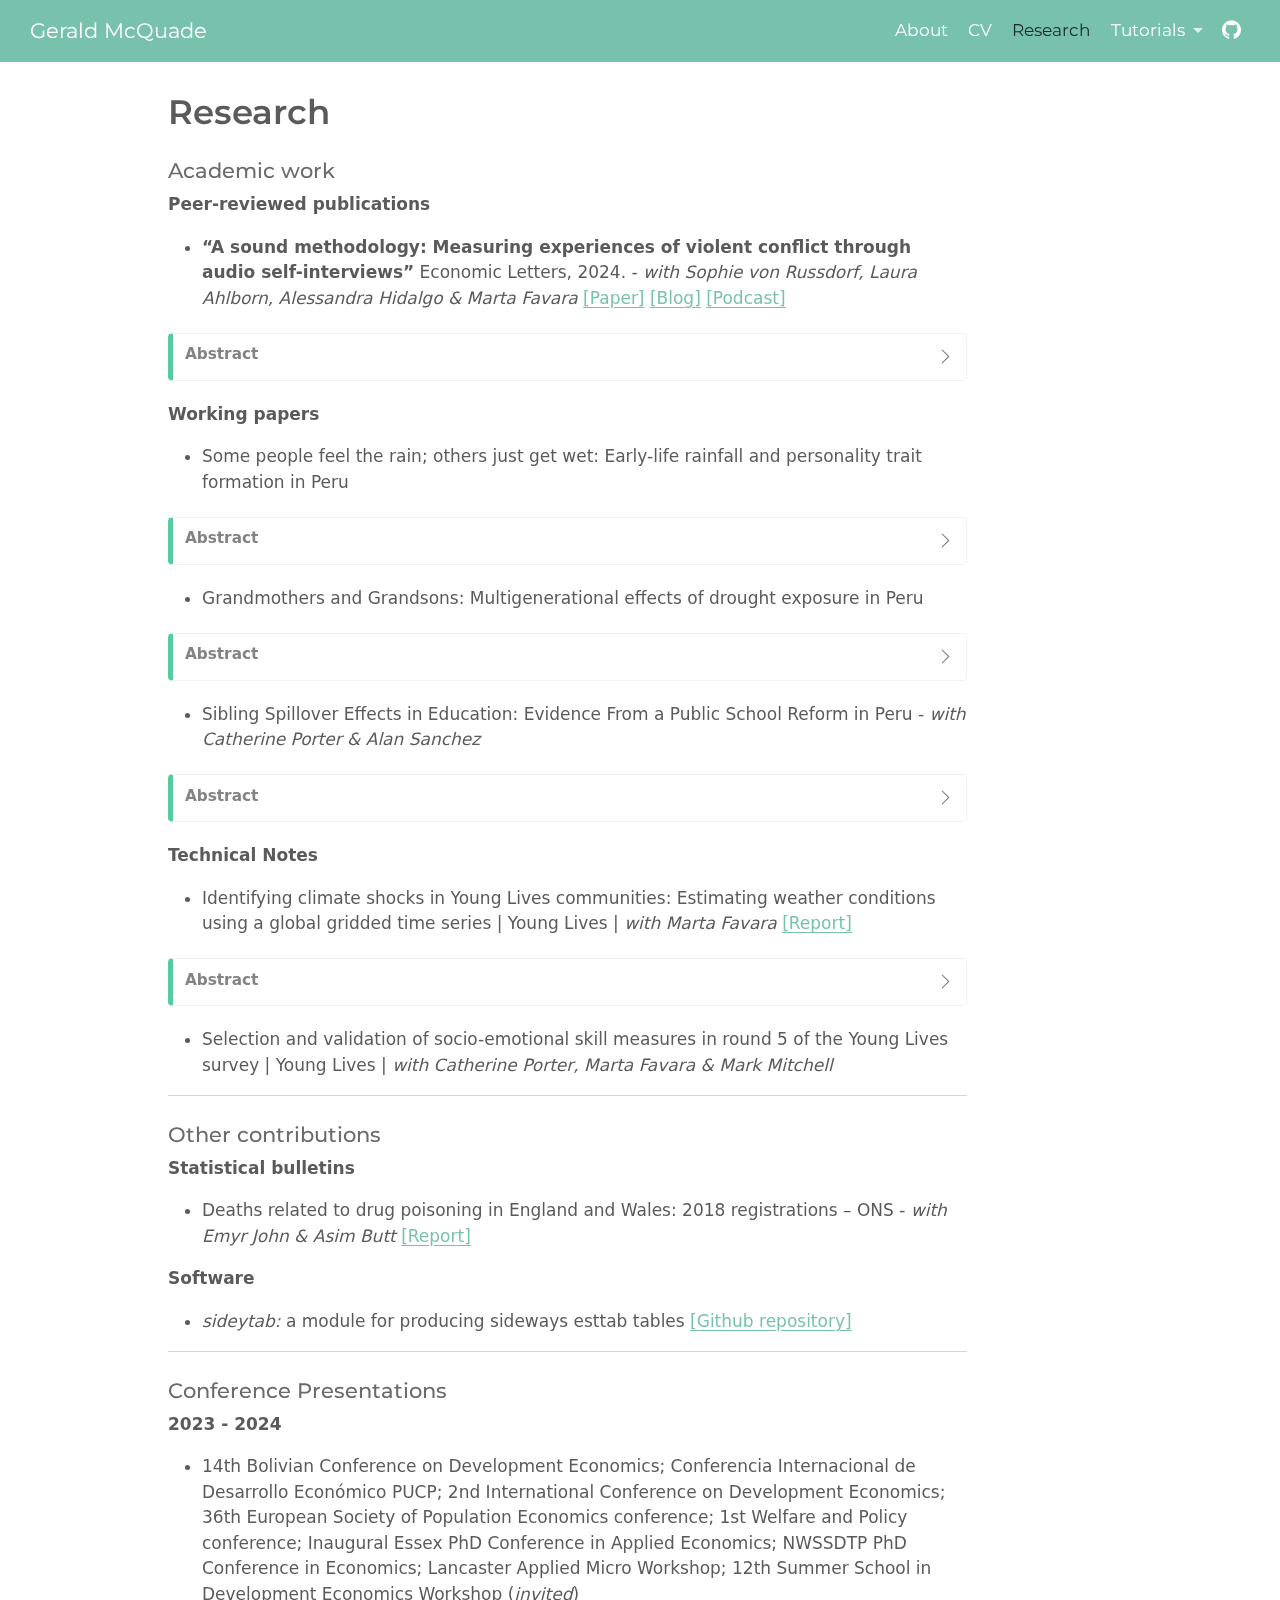
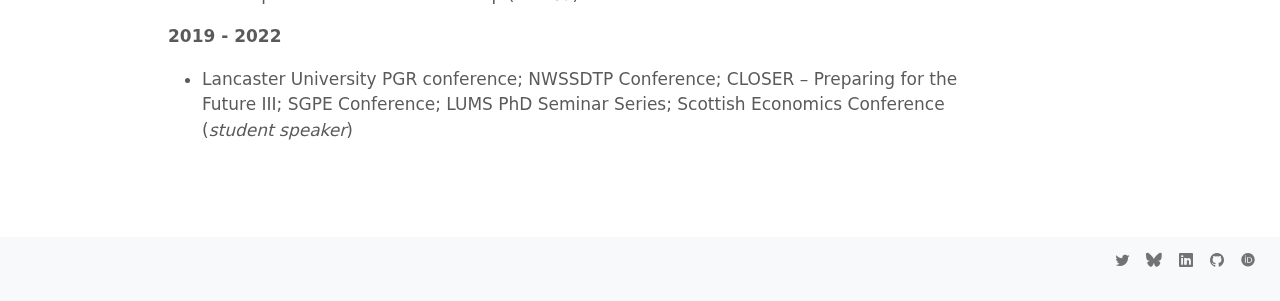
<file: docs/research.html>
<!DOCTYPE html>
<html xmlns="http://www.w3.org/1999/xhtml" lang="en" xml:lang="en"><head>

<meta charset="utf-8">
<meta name="generator" content="quarto-1.5.57">

<meta name="viewport" content="width=device-width, initial-scale=1.0, user-scalable=yes">


<title>Research – Gerald McQuade</title>
<style>
code{white-space: pre-wrap;}
span.smallcaps{font-variant: small-caps;}
div.columns{display: flex; gap: min(4vw, 1.5em);}
div.column{flex: auto; overflow-x: auto;}
div.hanging-indent{margin-left: 1.5em; text-indent: -1.5em;}
ul.task-list{list-style: none;}
ul.task-list li input[type="checkbox"] {
  width: 0.8em;
  margin: 0 0.8em 0.2em -1em; /* quarto-specific, see https://github.com/quarto-dev/quarto-cli/issues/4556 */ 
  vertical-align: middle;
}
</style>


<script src="site_libs/quarto-nav/quarto-nav.js"></script>
<script src="site_libs/quarto-nav/headroom.min.js"></script>
<script src="site_libs/clipboard/clipboard.min.js"></script>
<script src="site_libs/quarto-html/quarto.js"></script>
<script src="site_libs/quarto-html/popper.min.js"></script>
<script src="site_libs/quarto-html/tippy.umd.min.js"></script>
<script src="site_libs/quarto-html/anchor.min.js"></script>
<link href="site_libs/quarto-html/tippy.css" rel="stylesheet">
<link href="site_libs/quarto-html/quarto-syntax-highlighting.css" rel="stylesheet" id="quarto-text-highlighting-styles">
<script src="site_libs/bootstrap/bootstrap.min.js"></script>
<link href="site_libs/bootstrap/bootstrap-icons.css" rel="stylesheet">
<link href="site_libs/bootstrap/bootstrap.min.css" rel="stylesheet" id="quarto-bootstrap" data-mode="light">
<link href="site_libs/quarto-contrib/fontawesome6-1.2.0/all.min.css" rel="stylesheet">
<link href="site_libs/quarto-contrib/fontawesome6-1.2.0/latex-fontsize.css" rel="stylesheet">
<link href="site_libs/quarto-contrib/academicons-1.9.4/all.css" rel="stylesheet">
<link href="site_libs/quarto-contrib/academicons-1.9.4/size.css" rel="stylesheet">
<script id="quarto-search-options" type="application/json">{
  "language": {
    "search-no-results-text": "No results",
    "search-matching-documents-text": "matching documents",
    "search-copy-link-title": "Copy link to search",
    "search-hide-matches-text": "Hide additional matches",
    "search-more-match-text": "more match in this document",
    "search-more-matches-text": "more matches in this document",
    "search-clear-button-title": "Clear",
    "search-text-placeholder": "",
    "search-detached-cancel-button-title": "Cancel",
    "search-submit-button-title": "Submit",
    "search-label": "Search"
  }
}</script>


<link rel="stylesheet" href="styles.css">
</head>

<body class="nav-fixed">

<div id="quarto-search-results"></div>
  <header id="quarto-header" class="headroom fixed-top">
    <nav class="navbar navbar-expand-lg " data-bs-theme="dark">
      <div class="navbar-container container-fluid">
      <div class="navbar-brand-container mx-auto">
    <a class="navbar-brand" href="./index.html">
    <span class="navbar-title">Gerald McQuade</span>
    </a>
  </div>
          <button class="navbar-toggler" type="button" data-bs-toggle="collapse" data-bs-target="#navbarCollapse" aria-controls="navbarCollapse" role="menu" aria-expanded="false" aria-label="Toggle navigation" onclick="if (window.quartoToggleHeadroom) { window.quartoToggleHeadroom(); }">
  <span class="navbar-toggler-icon"></span>
</button>
          <div class="collapse navbar-collapse" id="navbarCollapse">
            <ul class="navbar-nav navbar-nav-scroll ms-auto">
  <li class="nav-item">
    <a class="nav-link" href="./index.html"> 
<span class="menu-text">About</span></a>
  </li>  
  <li class="nav-item">
    <a class="nav-link" href="./CV_page.html"> 
<span class="menu-text">CV</span></a>
  </li>  
  <li class="nav-item">
    <a class="nav-link active" href="./research.html" aria-current="page"> 
<span class="menu-text">Research</span></a>
  </li>  
  <li class="nav-item dropdown ">
    <a class="nav-link dropdown-toggle" href="#" id="nav-menu-tutorials" role="link" data-bs-toggle="dropdown" aria-expanded="false">
 <span class="menu-text">Tutorials</span>
    </a>
    <ul class="dropdown-menu dropdown-menu-end" aria-labelledby="nav-menu-tutorials">    
        <li>
    <a class="dropdown-item" href="./multi_panel_table.html">
 <span class="dropdown-text">Stata-to-LaTeX: Multi-panel esttab tables</span></a>
  </li>  
    </ul>
  </li>
  <li class="nav-item compact">
    <a class="nav-link" href="https://github.com/gerrymcquade"> <i class="bi bi-github" role="img">
</i> 
<span class="menu-text"></span></a>
  </li>  
</ul>
          </div> <!-- /navcollapse -->
            <div class="quarto-navbar-tools">
</div>
      </div> <!-- /container-fluid -->
    </nav>
</header>
<!-- content -->
<div id="quarto-content" class="quarto-container page-columns page-rows-contents page-layout-article page-navbar">
<!-- sidebar -->
<!-- margin-sidebar -->
    <div id="quarto-margin-sidebar" class="sidebar margin-sidebar zindex-bottom">
        
    </div>
<!-- main -->
<main class="content" id="quarto-document-content">

<header id="title-block-header" class="quarto-title-block default">
<div class="quarto-title">
<h1 class="title">Research</h1>
</div>



<div class="quarto-title-meta">

    
  
    
  </div>
  


</header>


<section id="academic-work" class="level4">
<h4 class="anchored" data-anchor-id="academic-work">Academic work</h4>
<p><strong>Peer-reviewed publications</strong></p>
<ul>
<li><strong>“A sound methodology: Measuring experiences of violent conflict through audio self-interviews”</strong> Economic Letters, 2024. - <em>with Sophie von Russdorf, Laura Ahlborn, Alessandra Hidalgo &amp; Marta Favara</em> <a href="https://doi.org/10.1016/j.econlet.2024.111879">[Paper]</a> <a href="https://www.younglives.org.uk/news/a-sound-methodology">[Blog]</a> <a href="https://podcasts.ox.ac.uk/how-sound-methodology-improves-understanding-young-ethiopians-experience-conflict">[Podcast]</a></li>
</ul>
<div class="callout callout-style-simple callout-tip no-icon callout-titled" title="Abstract">
<div class="callout-header d-flex align-content-center" data-bs-toggle="collapse" data-bs-target=".callout-1-contents" aria-controls="callout-1" aria-expanded="false" aria-label="Toggle callout">
<div class="callout-icon-container">
<i class="callout-icon no-icon"></i>
</div>
<div class="callout-title-container flex-fill">
Abstract
</div>
<div class="callout-btn-toggle d-inline-block border-0 py-1 ps-1 pe-0 float-end"><i class="callout-toggle"></i></div>
</div>
<div id="callout-1" class="callout-1-contents callout-collapse collapse">
<div class="callout-body-container callout-body">
<p>This paper investigates the impact of different survey administration methods on the disclosure of sensitive or traumatic experiences. Respondents of a pilot study in Ethiopia were randomly assigned to answer questions either using audio computer-assisted self-interviewing (ACASI) or as part of a face-to-face (FtF) enumerator-based interview. Results indicate that ACASI led to higher disclosure rates of conflict-related experiences, particularly for the most sensitive questions, i.e., when either the respondent or a close friend or family member was the victim, or when the trauma suffered was more severe. ACASI offers a viable solution to measure traumatic conflict-related experience exposure in low-literacy settings, overcoming the underestimation problem commonly observed when using standard survey methods.</p>
</div>
</div>
</div>
<p><strong>Working papers</strong></p>
<ul>
<li>Some people feel the rain; others just get wet: Early-life rainfall and personality trait formation in Peru</li>
</ul>
<div class="callout callout-style-simple callout-tip no-icon callout-titled" title="Abstract">
<div class="callout-header d-flex align-content-center" data-bs-toggle="collapse" data-bs-target=".callout-2-contents" aria-controls="callout-2" aria-expanded="false" aria-label="Toggle callout">
<div class="callout-icon-container">
<i class="callout-icon no-icon"></i>
</div>
<div class="callout-title-container flex-fill">
Abstract
</div>
<div class="callout-btn-toggle d-inline-block border-0 py-1 ps-1 pe-0 float-end"><i class="callout-toggle"></i></div>
</div>
<div id="callout-2" class="callout-2-contents callout-collapse collapse">
<div class="callout-body-container callout-body">
<p>Little is known about how early-life circumstances may influence personality trait formation. I assess how exposure to rainfall shocks impacts core self-evaluations, a construct highly associated with socioeconomic success, amongst young adults in Peru. I find high rainfall exposure in years 2-3 negatively affects scores. Additionally, high prenatal rainfall has a heterogeneous positive impact on scores, only affecting girls and those in the poorest households. Upon examining underlying mechanisms, I find that parents increase labour supply in response to higher rainfall, which has a negative impact on early-life social interaction and parent-child bonding, with no effects on material investments or children’s physical development. I also provide evidence that this mechanism operates heterogeneously for prenatal exposure, allowing parents to substitute for more work prior to birth, becoming more available in the household immediately after their child is born.</p>
</div>
</div>
</div>
<ul>
<li>Grandmothers and Grandsons: Multigenerational effects of drought exposure in Peru</li>
</ul>
<div class="callout callout-style-simple callout-tip no-icon callout-titled" title="Abstract">
<div class="callout-header d-flex align-content-center" data-bs-toggle="collapse" data-bs-target=".callout-3-contents" aria-controls="callout-3" aria-expanded="false" aria-label="Toggle callout">
<div class="callout-icon-container">
<i class="callout-icon no-icon"></i>
</div>
<div class="callout-title-container flex-fill">
Abstract
</div>
<div class="callout-btn-toggle d-inline-block border-0 py-1 ps-1 pe-0 float-end"><i class="callout-toggle"></i></div>
</div>
<div id="callout-3" class="callout-3-contents callout-collapse collapse">
<div class="callout-body-container callout-body">
<p>This paper examines the multigenerational effects of maternal grandmothers’ exposure to drought during pregnancy, using a unique cohort study of Peruvian children and their families. I find that drought exposure has a persistent negative impact on the health stock of their daughter and grandchildren. Grandchildren have a lower height-for-age, first apparent in early childhood and persisting through adolescence, with the height gap widening as they enter puberty. Additionally, grandchildren have lower early-life weight-for-age, however this effect diminishes as children age. The effect is strongest for grandsons, and isolated to grandmothers living in rural areas during exposure, with exposure in early pregnancy having the largest impact. The first generation are also affected, with mothers being shorter in stature in adulthood. Estimating the average controlled direct effect (ACDE), I find that mother’s long-term health is the primary mediator for transmission across generations, although I cannot fully rule out other unobserved mechanisms.</p>
</div>
</div>
</div>
<ul>
<li>Sibling Spillover Effects in Education: Evidence From a Public School Reform in Peru - <em>with Catherine Porter &amp; Alan Sanchez</em></li>
</ul>
<div class="callout callout-style-simple callout-tip no-icon callout-titled" title="Abstract">
<div class="callout-header d-flex align-content-center" data-bs-toggle="collapse" data-bs-target=".callout-4-contents" aria-controls="callout-4" aria-expanded="false" aria-label="Toggle callout">
<div class="callout-icon-container">
<i class="callout-icon no-icon"></i>
</div>
<div class="callout-title-container flex-fill">
Abstract
</div>
<div class="callout-btn-toggle d-inline-block border-0 py-1 ps-1 pe-0 float-end"><i class="callout-toggle"></i></div>
</div>
<div id="callout-4" class="callout-4-contents callout-collapse collapse">
<div class="callout-body-container callout-body">
<p>We estimate sibling spillover effects on attainment from a national school-day extension reform in Peru. Using a regression discontinuity design based on school eligibility criteria, we estimate a positive effect of older siblings’ increased schooling on younger sibling attainment, increasing test scores by 0.12 S.D. and 0.14 S.D. in reading and mathematics. At the extensive margin, siblings are also more likely to achieve an ``in-progress’’ grade or above (5.4 p.p.). Positive spillover effects are primarily experienced by girls, with the largest effect being amongst sister-sister pairs, compared with a null effect for younger brothers. Our results indicate that evaluations which consider only the benefits for the targeted child could systematically understate the benefit-cost ratio of educational reforms.</p>
</div>
</div>
</div>
<p><strong>Technical Notes</strong></p>
<ul>
<li>Identifying climate shocks in Young Lives communities: Estimating weather conditions using a global gridded time series | Young Lives | <em>with Marta Favara</em> <a href="https://www.younglives.org.uk/publications/identifying-climate-shocks-young-lives-communities-estimating-weather-conditions-using">[Report]</a></li>
</ul>
<div class="callout callout-style-simple callout-tip no-icon callout-titled" title="Abstract">
<div class="callout-header d-flex align-content-center" data-bs-toggle="collapse" data-bs-target=".callout-5-contents" aria-controls="callout-5" aria-expanded="false" aria-label="Toggle callout">
<div class="callout-icon-container">
<i class="callout-icon no-icon"></i>
</div>
<div class="callout-title-container flex-fill">
Abstract
</div>
<div class="callout-btn-toggle d-inline-block border-0 py-1 ps-1 pe-0 float-end"><i class="callout-toggle"></i></div>
</div>
<div id="callout-5" class="callout-5-contents callout-collapse collapse">
<div class="callout-body-container callout-body">
<p>A growing body of research examines how climatic variables such as precipitation and temperature and particularly exposure to adverse natural disasters (droughts, floods and storms) in early life can influence later life outcomes. This Technical Note details the process of selecting, preparing and matching external data for climate variables to the locations of the communities the Young Lives study participants live in. The authors select specific data on monthly total precipitation and average air temperature, using a global gridded terrestrial time series dataset. This data matching widens the usefulness of the already rich demographic Young Lives dataset, allowing the impacts of climate on children and young adults across key stages of development to be quantified. The authors go on to detail the structure and content of the publicly archived dataset and how it may be used.</p>
</div>
</div>
</div>
<ul>
<li>Selection and validation of socio-emotional skill measures in round 5 of the Young Lives survey | Young Lives | <em>with Catherine Porter, Marta Favara &amp; Mark Mitchell</em></li>
</ul>
<hr>
</section>
<section id="other-contributions" class="level4">
<h4 class="anchored" data-anchor-id="other-contributions">Other contributions</h4>
<p><strong>Statistical bulletins</strong></p>
<ul>
<li>Deaths related to drug poisoning in England and Wales: 2018 registrations – ONS - <em>with Emyr John &amp; Asim Butt</em> <a href="https://cy.ons.gov.uk/peoplepopulationandcommunity/birthsdeathsandmarriages/deaths/bulletins/deathsrelatedtodrugpoisoninginenglandandwales/2018registrations">[Report]</a></li>
</ul>
<p><strong>Software</strong></p>
<ul>
<li><em>sideytab:</em> a module for producing sideways esttab tables <a href="https://github.com/gerrymcquade/sideytab">[Github repository]</a></li>
</ul>
<hr>
</section>
<section id="conference-presentations" class="level4">
<h4 class="anchored" data-anchor-id="conference-presentations">Conference Presentations</h4>
<p><strong>2023 - 2024</strong></p>
<ul>
<li>14th Bolivian Conference on Development Economics; Conferencia Internacional de Desarrollo Económico PUCP; 2nd International Conference on Development Economics; 36th European Society of Population Economics conference; 1st Welfare and Policy conference; Inaugural Essex PhD Conference in Applied Economics; NWSSDTP PhD Conference in Economics; Lancaster Applied Micro Workshop; 12th Summer School in Development Economics Workshop (<em>invited</em>)</li>
</ul>
<p><strong>2019 - 2022</strong></p>
<ul>
<li>Lancaster University PGR conference; NWSSDTP Conference; CLOSER – Preparing for the Future III; SGPE Conference; LUMS PhD Seminar Series; Scottish Economics Conference (<em>student speaker</em>)</li>
</ul>


</section>

</main> <!-- /main -->
<script id="quarto-html-after-body" type="application/javascript">
window.document.addEventListener("DOMContentLoaded", function (event) {
  const toggleBodyColorMode = (bsSheetEl) => {
    const mode = bsSheetEl.getAttribute("data-mode");
    const bodyEl = window.document.querySelector("body");
    if (mode === "dark") {
      bodyEl.classList.add("quarto-dark");
      bodyEl.classList.remove("quarto-light");
    } else {
      bodyEl.classList.add("quarto-light");
      bodyEl.classList.remove("quarto-dark");
    }
  }
  const toggleBodyColorPrimary = () => {
    const bsSheetEl = window.document.querySelector("link#quarto-bootstrap");
    if (bsSheetEl) {
      toggleBodyColorMode(bsSheetEl);
    }
  }
  toggleBodyColorPrimary();  
  const icon = "";
  const anchorJS = new window.AnchorJS();
  anchorJS.options = {
    placement: 'right',
    icon: icon
  };
  anchorJS.add('.anchored');
  const isCodeAnnotation = (el) => {
    for (const clz of el.classList) {
      if (clz.startsWith('code-annotation-')) {                     
        return true;
      }
    }
    return false;
  }
  const onCopySuccess = function(e) {
    // button target
    const button = e.trigger;
    // don't keep focus
    button.blur();
    // flash "checked"
    button.classList.add('code-copy-button-checked');
    var currentTitle = button.getAttribute("title");
    button.setAttribute("title", "Copied!");
    let tooltip;
    if (window.bootstrap) {
      button.setAttribute("data-bs-toggle", "tooltip");
      button.setAttribute("data-bs-placement", "left");
      button.setAttribute("data-bs-title", "Copied!");
      tooltip = new bootstrap.Tooltip(button, 
        { trigger: "manual", 
          customClass: "code-copy-button-tooltip",
          offset: [0, -8]});
      tooltip.show();    
    }
    setTimeout(function() {
      if (tooltip) {
        tooltip.hide();
        button.removeAttribute("data-bs-title");
        button.removeAttribute("data-bs-toggle");
        button.removeAttribute("data-bs-placement");
      }
      button.setAttribute("title", currentTitle);
      button.classList.remove('code-copy-button-checked');
    }, 1000);
    // clear code selection
    e.clearSelection();
  }
  const getTextToCopy = function(trigger) {
      const codeEl = trigger.previousElementSibling.cloneNode(true);
      for (const childEl of codeEl.children) {
        if (isCodeAnnotation(childEl)) {
          childEl.remove();
        }
      }
      return codeEl.innerText;
  }
  const clipboard = new window.ClipboardJS('.code-copy-button:not([data-in-quarto-modal])', {
    text: getTextToCopy
  });
  clipboard.on('success', onCopySuccess);
  if (window.document.getElementById('quarto-embedded-source-code-modal')) {
    // For code content inside modals, clipBoardJS needs to be initialized with a container option
    // TODO: Check when it could be a function (https://github.com/zenorocha/clipboard.js/issues/860)
    const clipboardModal = new window.ClipboardJS('.code-copy-button[data-in-quarto-modal]', {
      text: getTextToCopy,
      container: window.document.getElementById('quarto-embedded-source-code-modal')
    });
    clipboardModal.on('success', onCopySuccess);
  }
    var localhostRegex = new RegExp(/^(?:http|https):\/\/localhost\:?[0-9]*\//);
    var mailtoRegex = new RegExp(/^mailto:/);
      var filterRegex = new RegExp("gerrymcquade\.github\.io");
    var isInternal = (href) => {
        return filterRegex.test(href) || localhostRegex.test(href) || mailtoRegex.test(href);
    }
    // Inspect non-navigation links and adorn them if external
 	var links = window.document.querySelectorAll('a[href]:not(.nav-link):not(.navbar-brand):not(.toc-action):not(.sidebar-link):not(.sidebar-item-toggle):not(.pagination-link):not(.no-external):not([aria-hidden]):not(.dropdown-item):not(.quarto-navigation-tool):not(.about-link)');
    for (var i=0; i<links.length; i++) {
      const link = links[i];
      if (!isInternal(link.href)) {
        // undo the damage that might have been done by quarto-nav.js in the case of
        // links that we want to consider external
        if (link.dataset.originalHref !== undefined) {
          link.href = link.dataset.originalHref;
        }
      }
    }
  function tippyHover(el, contentFn, onTriggerFn, onUntriggerFn) {
    const config = {
      allowHTML: true,
      maxWidth: 500,
      delay: 100,
      arrow: false,
      appendTo: function(el) {
          return el.parentElement;
      },
      interactive: true,
      interactiveBorder: 10,
      theme: 'quarto',
      placement: 'bottom-start',
    };
    if (contentFn) {
      config.content = contentFn;
    }
    if (onTriggerFn) {
      config.onTrigger = onTriggerFn;
    }
    if (onUntriggerFn) {
      config.onUntrigger = onUntriggerFn;
    }
    window.tippy(el, config); 
  }
  const noterefs = window.document.querySelectorAll('a[role="doc-noteref"]');
  for (var i=0; i<noterefs.length; i++) {
    const ref = noterefs[i];
    tippyHover(ref, function() {
      // use id or data attribute instead here
      let href = ref.getAttribute('data-footnote-href') || ref.getAttribute('href');
      try { href = new URL(href).hash; } catch {}
      const id = href.replace(/^#\/?/, "");
      const note = window.document.getElementById(id);
      if (note) {
        return note.innerHTML;
      } else {
        return "";
      }
    });
  }
  const xrefs = window.document.querySelectorAll('a.quarto-xref');
  const processXRef = (id, note) => {
    // Strip column container classes
    const stripColumnClz = (el) => {
      el.classList.remove("page-full", "page-columns");
      if (el.children) {
        for (const child of el.children) {
          stripColumnClz(child);
        }
      }
    }
    stripColumnClz(note)
    if (id === null || id.startsWith('sec-')) {
      // Special case sections, only their first couple elements
      const container = document.createElement("div");
      if (note.children && note.children.length > 2) {
        container.appendChild(note.children[0].cloneNode(true));
        for (let i = 1; i < note.children.length; i++) {
          const child = note.children[i];
          if (child.tagName === "P" && child.innerText === "") {
            continue;
          } else {
            container.appendChild(child.cloneNode(true));
            break;
          }
        }
        if (window.Quarto?.typesetMath) {
          window.Quarto.typesetMath(container);
        }
        return container.innerHTML
      } else {
        if (window.Quarto?.typesetMath) {
          window.Quarto.typesetMath(note);
        }
        return note.innerHTML;
      }
    } else {
      // Remove any anchor links if they are present
      const anchorLink = note.querySelector('a.anchorjs-link');
      if (anchorLink) {
        anchorLink.remove();
      }
      if (window.Quarto?.typesetMath) {
        window.Quarto.typesetMath(note);
      }
      // TODO in 1.5, we should make sure this works without a callout special case
      if (note.classList.contains("callout")) {
        return note.outerHTML;
      } else {
        return note.innerHTML;
      }
    }
  }
  for (var i=0; i<xrefs.length; i++) {
    const xref = xrefs[i];
    tippyHover(xref, undefined, function(instance) {
      instance.disable();
      let url = xref.getAttribute('href');
      let hash = undefined; 
      if (url.startsWith('#')) {
        hash = url;
      } else {
        try { hash = new URL(url).hash; } catch {}
      }
      if (hash) {
        const id = hash.replace(/^#\/?/, "");
        const note = window.document.getElementById(id);
        if (note !== null) {
          try {
            const html = processXRef(id, note.cloneNode(true));
            instance.setContent(html);
          } finally {
            instance.enable();
            instance.show();
          }
        } else {
          // See if we can fetch this
          fetch(url.split('#')[0])
          .then(res => res.text())
          .then(html => {
            const parser = new DOMParser();
            const htmlDoc = parser.parseFromString(html, "text/html");
            const note = htmlDoc.getElementById(id);
            if (note !== null) {
              const html = processXRef(id, note);
              instance.setContent(html);
            } 
          }).finally(() => {
            instance.enable();
            instance.show();
          });
        }
      } else {
        // See if we can fetch a full url (with no hash to target)
        // This is a special case and we should probably do some content thinning / targeting
        fetch(url)
        .then(res => res.text())
        .then(html => {
          const parser = new DOMParser();
          const htmlDoc = parser.parseFromString(html, "text/html");
          const note = htmlDoc.querySelector('main.content');
          if (note !== null) {
            // This should only happen for chapter cross references
            // (since there is no id in the URL)
            // remove the first header
            if (note.children.length > 0 && note.children[0].tagName === "HEADER") {
              note.children[0].remove();
            }
            const html = processXRef(null, note);
            instance.setContent(html);
          } 
        }).finally(() => {
          instance.enable();
          instance.show();
        });
      }
    }, function(instance) {
    });
  }
      let selectedAnnoteEl;
      const selectorForAnnotation = ( cell, annotation) => {
        let cellAttr = 'data-code-cell="' + cell + '"';
        let lineAttr = 'data-code-annotation="' +  annotation + '"';
        const selector = 'span[' + cellAttr + '][' + lineAttr + ']';
        return selector;
      }
      const selectCodeLines = (annoteEl) => {
        const doc = window.document;
        const targetCell = annoteEl.getAttribute("data-target-cell");
        const targetAnnotation = annoteEl.getAttribute("data-target-annotation");
        const annoteSpan = window.document.querySelector(selectorForAnnotation(targetCell, targetAnnotation));
        const lines = annoteSpan.getAttribute("data-code-lines").split(",");
        const lineIds = lines.map((line) => {
          return targetCell + "-" + line;
        })
        let top = null;
        let height = null;
        let parent = null;
        if (lineIds.length > 0) {
            //compute the position of the single el (top and bottom and make a div)
            const el = window.document.getElementById(lineIds[0]);
            top = el.offsetTop;
            height = el.offsetHeight;
            parent = el.parentElement.parentElement;
          if (lineIds.length > 1) {
            const lastEl = window.document.getElementById(lineIds[lineIds.length - 1]);
            const bottom = lastEl.offsetTop + lastEl.offsetHeight;
            height = bottom - top;
          }
          if (top !== null && height !== null && parent !== null) {
            // cook up a div (if necessary) and position it 
            let div = window.document.getElementById("code-annotation-line-highlight");
            if (div === null) {
              div = window.document.createElement("div");
              div.setAttribute("id", "code-annotation-line-highlight");
              div.style.position = 'absolute';
              parent.appendChild(div);
            }
            div.style.top = top - 2 + "px";
            div.style.height = height + 4 + "px";
            div.style.left = 0;
            let gutterDiv = window.document.getElementById("code-annotation-line-highlight-gutter");
            if (gutterDiv === null) {
              gutterDiv = window.document.createElement("div");
              gutterDiv.setAttribute("id", "code-annotation-line-highlight-gutter");
              gutterDiv.style.position = 'absolute';
              const codeCell = window.document.getElementById(targetCell);
              const gutter = codeCell.querySelector('.code-annotation-gutter');
              gutter.appendChild(gutterDiv);
            }
            gutterDiv.style.top = top - 2 + "px";
            gutterDiv.style.height = height + 4 + "px";
          }
          selectedAnnoteEl = annoteEl;
        }
      };
      const unselectCodeLines = () => {
        const elementsIds = ["code-annotation-line-highlight", "code-annotation-line-highlight-gutter"];
        elementsIds.forEach((elId) => {
          const div = window.document.getElementById(elId);
          if (div) {
            div.remove();
          }
        });
        selectedAnnoteEl = undefined;
      };
        // Handle positioning of the toggle
    window.addEventListener(
      "resize",
      throttle(() => {
        elRect = undefined;
        if (selectedAnnoteEl) {
          selectCodeLines(selectedAnnoteEl);
        }
      }, 10)
    );
    function throttle(fn, ms) {
    let throttle = false;
    let timer;
      return (...args) => {
        if(!throttle) { // first call gets through
            fn.apply(this, args);
            throttle = true;
        } else { // all the others get throttled
            if(timer) clearTimeout(timer); // cancel #2
            timer = setTimeout(() => {
              fn.apply(this, args);
              timer = throttle = false;
            }, ms);
        }
      };
    }
      // Attach click handler to the DT
      const annoteDls = window.document.querySelectorAll('dt[data-target-cell]');
      for (const annoteDlNode of annoteDls) {
        annoteDlNode.addEventListener('click', (event) => {
          const clickedEl = event.target;
          if (clickedEl !== selectedAnnoteEl) {
            unselectCodeLines();
            const activeEl = window.document.querySelector('dt[data-target-cell].code-annotation-active');
            if (activeEl) {
              activeEl.classList.remove('code-annotation-active');
            }
            selectCodeLines(clickedEl);
            clickedEl.classList.add('code-annotation-active');
          } else {
            // Unselect the line
            unselectCodeLines();
            clickedEl.classList.remove('code-annotation-active');
          }
        });
      }
  const findCites = (el) => {
    const parentEl = el.parentElement;
    if (parentEl) {
      const cites = parentEl.dataset.cites;
      if (cites) {
        return {
          el,
          cites: cites.split(' ')
        };
      } else {
        return findCites(el.parentElement)
      }
    } else {
      return undefined;
    }
  };
  var bibliorefs = window.document.querySelectorAll('a[role="doc-biblioref"]');
  for (var i=0; i<bibliorefs.length; i++) {
    const ref = bibliorefs[i];
    const citeInfo = findCites(ref);
    if (citeInfo) {
      tippyHover(citeInfo.el, function() {
        var popup = window.document.createElement('div');
        citeInfo.cites.forEach(function(cite) {
          var citeDiv = window.document.createElement('div');
          citeDiv.classList.add('hanging-indent');
          citeDiv.classList.add('csl-entry');
          var biblioDiv = window.document.getElementById('ref-' + cite);
          if (biblioDiv) {
            citeDiv.innerHTML = biblioDiv.innerHTML;
          }
          popup.appendChild(citeDiv);
        });
        return popup.innerHTML;
      });
    }
  }
});
</script>
</div> <!-- /content -->
<footer class="footer">
  <div class="nav-footer">
    <div class="nav-footer-left">
      &nbsp;
    </div>   
    <div class="nav-footer-center">
      &nbsp;
    </div>
    <div class="nav-footer-right">
      <ul class="footer-items list-unstyled">
    <li class="nav-item compact">
    <a class="nav-link" href="https://twitter.com/GerryMcQu" target="_blank">
      <i class="bi bi-twitter" role="img">
</i> 
    </a>
  </li>  
    <li class="nav-item">
    <a class="nav-link" href="https://bsky.app/profile/gerrymcquade.bsky.social" target="_blank">
<p><i class="fa-brands fa-bluesky" aria-label="bluesky"></i></p>
</a>
  </li>  
    <li class="nav-item compact">
    <a class="nav-link" href="https://www.linkedin.com/in/gerald-mcquade-63193b172/" target="_blank">
      <i class="bi bi-linkedin" role="img">
</i> 
    </a>
  </li>  
    <li class="nav-item compact">
    <a class="nav-link" href="https://github.com/gerrymcquade" target="_blank">
      <i class="bi bi-github" role="img">
</i> 
    </a>
  </li>  
    <li class="nav-item">
    <a class="nav-link" href="https://orcid.org/0009-0009-2438-0830" target="_blank">
<p><i class="ai  ai-orcid" aria-label="orcid"></i></p>
</a>
  </li>  
</ul>
    </div>
  </div>
</footer>




</body></html>
</file>
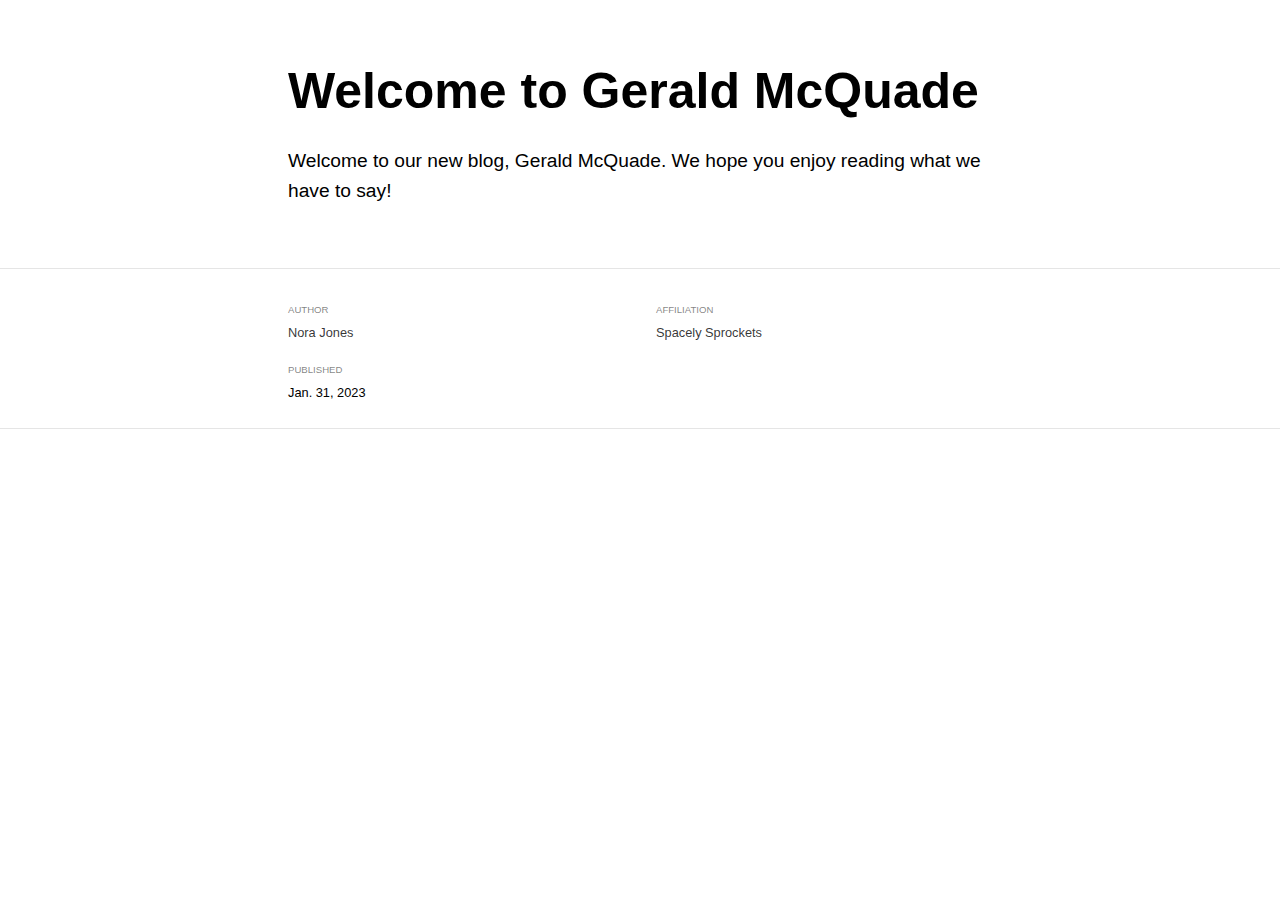
<file: _posts/welcome/welcome.html>
<!DOCTYPE html>

<html xmlns="http://www.w3.org/1999/xhtml" lang="" xml:lang="">

<head>
  <meta charset="utf-8"/>
  <meta name="viewport" content="width=device-width, initial-scale=1"/>
  <meta http-equiv="X-UA-Compatible" content="IE=Edge,chrome=1"/>
  <meta name="generator" content="distill" />

  <style type="text/css">
  /* Hide doc at startup (prevent jankiness while JS renders/transforms) */
  body {
    visibility: hidden;
  }
  </style>

 <!--radix_placeholder_import_source-->
 <!--/radix_placeholder_import_source-->

<style type="text/css">code{white-space: pre;}</style>
<style type="text/css" data-origin="pandoc">
pre > code.sourceCode { white-space: pre; position: relative; }
pre > code.sourceCode > span { display: inline-block; line-height: 1.25; }
pre > code.sourceCode > span:empty { height: 1.2em; }
.sourceCode { overflow: visible; }
code.sourceCode > span { color: inherit; text-decoration: inherit; }
div.sourceCode { margin: 1em 0; }
pre.sourceCode { margin: 0; }
@media screen {
div.sourceCode { overflow: auto; }
}
@media print {
pre > code.sourceCode { white-space: pre-wrap; }
pre > code.sourceCode > span { text-indent: -5em; padding-left: 5em; }
}
pre.numberSource code
  { counter-reset: source-line 0; }
pre.numberSource code > span
  { position: relative; left: -4em; counter-increment: source-line; }
pre.numberSource code > span > a:first-child::before
  { content: counter(source-line);
    position: relative; left: -1em; text-align: right; vertical-align: baseline;
    border: none; display: inline-block;
    -webkit-touch-callout: none; -webkit-user-select: none;
    -khtml-user-select: none; -moz-user-select: none;
    -ms-user-select: none; user-select: none;
    padding: 0 4px; width: 4em;
    color: #aaaaaa;
  }
pre.numberSource { margin-left: 3em; border-left: 1px solid #aaaaaa;  padding-left: 4px; }
div.sourceCode
  { color: #00769e; background-color: #f1f3f5; }
@media screen {
pre > code.sourceCode > span > a:first-child::before { text-decoration: underline; }
}
code span { color: #00769e; } /* Normal */
code span.al { color: #ad0000; } /* Alert */
code span.an { color: #5e5e5e; } /* Annotation */
code span.at { color: #657422; } /* Attribute */
code span.bn { color: #ad0000; } /* BaseN */
code span.bu { } /* BuiltIn */
code span.cf { color: #00769e; } /* ControlFlow */
code span.ch { color: #20794d; } /* Char */
code span.cn { color: #8f5902; } /* Constant */
code span.co { color: #5e5e5e; } /* Comment */
code span.cv { color: #5e5e5e; font-style: italic; } /* CommentVar */
code span.do { color: #5e5e5e; font-style: italic; } /* Documentation */
code span.dt { color: #ad0000; } /* DataType */
code span.dv { color: #ad0000; } /* DecVal */
code span.er { color: #ad0000; } /* Error */
code span.ex { } /* Extension */
code span.fl { color: #ad0000; } /* Float */
code span.fu { color: #4758ab; } /* Function */
code span.im { } /* Import */
code span.in { color: #5e5e5e; } /* Information */
code span.kw { color: #00769e; } /* Keyword */
code span.op { color: #5e5e5e; } /* Operator */
code span.ot { color: #00769e; } /* Other */
code span.pp { color: #ad0000; } /* Preprocessor */
code span.sc { color: #5e5e5e; } /* SpecialChar */
code span.ss { color: #20794d; } /* SpecialString */
code span.st { color: #20794d; } /* String */
code span.va { color: #111111; } /* Variable */
code span.vs { color: #20794d; } /* VerbatimString */
code span.wa { color: #5e5e5e; font-style: italic; } /* Warning */
</style>


  <!--radix_placeholder_meta_tags-->
  <title>Welcome to Gerald McQuade</title>

  <meta property="description" itemprop="description" content="Welcome to our new blog, Gerald McQuade. We hope you enjoy &#10;reading what we have to say!"/>


  <!--  https://schema.org/Article -->
  <meta property="article:published" itemprop="datePublished" content="2023-01-31"/>
  <meta property="article:created" itemprop="dateCreated" content="2023-01-31"/>
  <meta name="article:author" content="Nora Jones"/>

  <!--  https://developers.facebook.com/docs/sharing/webmasters#markup -->
  <meta property="og:title" content="Welcome to Gerald McQuade"/>
  <meta property="og:type" content="article"/>
  <meta property="og:description" content="Welcome to our new blog, Gerald McQuade. We hope you enjoy &#10;reading what we have to say!"/>
  <meta property="og:locale" content="en_US"/>

  <!--  https://dev.twitter.com/cards/types/summary -->
  <meta property="twitter:card" content="summary"/>
  <meta property="twitter:title" content="Welcome to Gerald McQuade"/>
  <meta property="twitter:description" content="Welcome to our new blog, Gerald McQuade. We hope you enjoy &#10;reading what we have to say!"/>

  <!--/radix_placeholder_meta_tags-->
  <!--radix_placeholder_rmarkdown_metadata-->

  <script type="text/json" id="radix-rmarkdown-metadata">
  {"type":"list","attributes":{"names":{"type":"character","attributes":{},"value":["title","description","author","date","output"]}},"value":[{"type":"character","attributes":{},"value":["Welcome to Gerald McQuade"]},{"type":"character","attributes":{},"value":["Welcome to our new blog, Gerald McQuade. We hope you enjoy \nreading what we have to say!\n"]},{"type":"list","attributes":{},"value":[{"type":"list","attributes":{"names":{"type":"character","attributes":{},"value":["name","url","affiliation","affiliation_url"]}},"value":[{"type":"character","attributes":{},"value":["Nora Jones"]},{"type":"character","attributes":{},"value":["https://example.com/norajones"]},{"type":"character","attributes":{},"value":["Spacely Sprockets"]},{"type":"character","attributes":{},"value":["https://example.com/spacelysprokets"]}]}]},{"type":"character","attributes":{},"value":["01-31-2023"]},{"type":"list","attributes":{"names":{"type":"character","attributes":{},"value":["distill::distill_article"]}},"value":[{"type":"list","attributes":{"names":{"type":"character","attributes":{},"value":["self_contained"]}},"value":[{"type":"logical","attributes":{},"value":[false]}]}]}]}
  </script>
  <!--/radix_placeholder_rmarkdown_metadata-->
  
  <script type="text/json" id="radix-resource-manifest">
  {"type":"NULL"}
  </script>
  <!--radix_placeholder_navigation_in_header-->
  <!--/radix_placeholder_navigation_in_header-->
  <!--radix_placeholder_distill-->

  <style type="text/css">

  body {
    background-color: white;
  }

  .pandoc-table {
    width: 100%;
  }

  .pandoc-table>caption {
    margin-bottom: 10px;
  }

  .pandoc-table th:not([align]) {
    text-align: left;
  }

  .pagedtable-footer {
    font-size: 15px;
  }

  d-byline .byline {
    grid-template-columns: 2fr 2fr;
  }

  d-byline .byline h3 {
    margin-block-start: 1.5em;
  }

  d-byline .byline .authors-affiliations h3 {
    margin-block-start: 0.5em;
  }

  .authors-affiliations .orcid-id {
    width: 16px;
    height:16px;
    margin-left: 4px;
    margin-right: 4px;
    vertical-align: middle;
    padding-bottom: 2px;
  }

  d-title .dt-tags {
    margin-top: 1em;
    grid-column: text;
  }

  .dt-tags .dt-tag {
    text-decoration: none;
    display: inline-block;
    color: rgba(0,0,0,0.6);
    padding: 0em 0.4em;
    margin-right: 0.5em;
    margin-bottom: 0.4em;
    font-size: 70%;
    border: 1px solid rgba(0,0,0,0.2);
    border-radius: 3px;
    text-transform: uppercase;
    font-weight: 500;
  }

  d-article table.gt_table td,
  d-article table.gt_table th {
    border-bottom: none;
    font-size: 100%;
  }

  .html-widget {
    margin-bottom: 2.0em;
  }

  .l-screen-inset {
    padding-right: 16px;
  }

  .l-screen .caption {
    margin-left: 10px;
  }

  .shaded {
    background: rgb(247, 247, 247);
    padding-top: 20px;
    padding-bottom: 20px;
    border-top: 1px solid rgba(0, 0, 0, 0.1);
    border-bottom: 1px solid rgba(0, 0, 0, 0.1);
  }

  .shaded .html-widget {
    margin-bottom: 0;
    border: 1px solid rgba(0, 0, 0, 0.1);
  }

  .shaded .shaded-content {
    background: white;
  }

  .text-output {
    margin-top: 0;
    line-height: 1.5em;
  }

  .hidden {
    display: none !important;
  }

  d-article {
    padding-top: 2.5rem;
    padding-bottom: 30px;
  }

  d-appendix {
    padding-top: 30px;
  }

  d-article>p>img {
    width: 100%;
  }

  d-article h2 {
    margin: 1rem 0 1.5rem 0;
  }

  d-article h3 {
    margin-top: 1.5rem;
  }

  d-article iframe {
    border: 1px solid rgba(0, 0, 0, 0.1);
    margin-bottom: 2.0em;
    width: 100%;
  }

  /* Tweak code blocks */

  d-article div.sourceCode code,
  d-article pre code {
    font-family: Consolas, Monaco, 'Andale Mono', 'Ubuntu Mono', monospace;
  }

  d-article pre,
  d-article div.sourceCode,
  d-article div.sourceCode pre {
    overflow: auto;
  }

  d-article div.sourceCode {
    background-color: white;
  }

  d-article div.sourceCode pre {
    padding-left: 10px;
    font-size: 12px;
    border-left: 2px solid rgba(0,0,0,0.1);
  }

  d-article pre {
    font-size: 12px;
    color: black;
    background: none;
    margin-top: 0;
    text-align: left;
    white-space: pre;
    word-spacing: normal;
    word-break: normal;
    word-wrap: normal;
    line-height: 1.5;

    -moz-tab-size: 4;
    -o-tab-size: 4;
    tab-size: 4;

    -webkit-hyphens: none;
    -moz-hyphens: none;
    -ms-hyphens: none;
    hyphens: none;
  }

  d-article pre a {
    border-bottom: none;
  }

  d-article pre a:hover {
    border-bottom: none;
    text-decoration: underline;
  }

  d-article details {
    grid-column: text;
    margin-bottom: 0.8em;
  }

  @media(min-width: 768px) {

  d-article pre,
  d-article div.sourceCode,
  d-article div.sourceCode pre {
    overflow: visible !important;
  }

  d-article div.sourceCode pre {
    padding-left: 18px;
    font-size: 14px;
  }

  d-article pre {
    font-size: 14px;
  }

  }

  figure img.external {
    background: white;
    border: 1px solid rgba(0, 0, 0, 0.1);
    box-shadow: 0 1px 8px rgba(0, 0, 0, 0.1);
    padding: 18px;
    box-sizing: border-box;
  }

  /* CSS for d-contents */

  .d-contents {
    grid-column: text;
    color: rgba(0,0,0,0.8);
    font-size: 0.9em;
    padding-bottom: 1em;
    margin-bottom: 1em;
    padding-bottom: 0.5em;
    margin-bottom: 1em;
    padding-left: 0.25em;
    justify-self: start;
  }

  @media(min-width: 1000px) {
    .d-contents.d-contents-float {
      height: 0;
      grid-column-start: 1;
      grid-column-end: 4;
      justify-self: center;
      padding-right: 3em;
      padding-left: 2em;
    }
  }

  .d-contents nav h3 {
    font-size: 18px;
    margin-top: 0;
    margin-bottom: 1em;
  }

  .d-contents li {
    list-style-type: none
  }

  .d-contents nav > ul {
    padding-left: 0;
  }

  .d-contents ul {
    padding-left: 1em
  }

  .d-contents nav ul li {
    margin-top: 0.6em;
    margin-bottom: 0.2em;
  }

  .d-contents nav a {
    font-size: 13px;
    border-bottom: none;
    text-decoration: none
    color: rgba(0, 0, 0, 0.8);
  }

  .d-contents nav a:hover {
    text-decoration: underline solid rgba(0, 0, 0, 0.6)
  }

  .d-contents nav > ul > li > a {
    font-weight: 600;
  }

  .d-contents nav > ul > li > ul {
    font-weight: inherit;
  }

  .d-contents nav > ul > li > ul > li {
    margin-top: 0.2em;
  }


  .d-contents nav ul {
    margin-top: 0;
    margin-bottom: 0.25em;
  }

  .d-article-with-toc h2:nth-child(2) {
    margin-top: 0;
  }


  /* Figure */

  .figure {
    position: relative;
    margin-bottom: 2.5em;
    margin-top: 1.5em;
  }

  .figure .caption {
    color: rgba(0, 0, 0, 0.6);
    font-size: 12px;
    line-height: 1.5em;
  }

  .figure img.external {
    background: white;
    border: 1px solid rgba(0, 0, 0, 0.1);
    box-shadow: 0 1px 8px rgba(0, 0, 0, 0.1);
    padding: 18px;
    box-sizing: border-box;
  }

  .figure .caption a {
    color: rgba(0, 0, 0, 0.6);
  }

  .figure .caption b,
  .figure .caption strong, {
    font-weight: 600;
    color: rgba(0, 0, 0, 1.0);
  }

  /* Citations */

  d-article .citation {
    color: inherit;
    cursor: inherit;
  }

  div.hanging-indent{
    margin-left: 1em; text-indent: -1em;
  }

  /* Citation hover box */

  .tippy-box[data-theme~=light-border] {
    background-color: rgba(250, 250, 250, 0.95);
  }

  .tippy-content > p {
    margin-bottom: 0;
    padding: 2px;
  }


  /* Tweak 1000px media break to show more text */

  @media(min-width: 1000px) {
    .base-grid,
    distill-header,
    d-title,
    d-abstract,
    d-article,
    d-appendix,
    distill-appendix,
    d-byline,
    d-footnote-list,
    d-citation-list,
    distill-footer {
      grid-template-columns: [screen-start] 1fr [page-start kicker-start] 80px [middle-start] 50px [text-start kicker-end] 65px 65px 65px 65px 65px 65px 65px 65px [text-end gutter-start] 65px [middle-end] 65px [page-end gutter-end] 1fr [screen-end];
      grid-column-gap: 16px;
    }

    .grid {
      grid-column-gap: 16px;
    }

    d-article {
      font-size: 1.06rem;
      line-height: 1.7em;
    }
    figure .caption, .figure .caption, figure figcaption {
      font-size: 13px;
    }
  }

  @media(min-width: 1180px) {
    .base-grid,
    distill-header,
    d-title,
    d-abstract,
    d-article,
    d-appendix,
    distill-appendix,
    d-byline,
    d-footnote-list,
    d-citation-list,
    distill-footer {
      grid-template-columns: [screen-start] 1fr [page-start kicker-start] 60px [middle-start] 60px [text-start kicker-end] 60px 60px 60px 60px 60px 60px 60px 60px [text-end gutter-start] 60px [middle-end] 60px [page-end gutter-end] 1fr [screen-end];
      grid-column-gap: 32px;
    }

    .grid {
      grid-column-gap: 32px;
    }
  }


  /* Get the citation styles for the appendix (not auto-injected on render since
     we do our own rendering of the citation appendix) */

  d-appendix .citation-appendix,
  .d-appendix .citation-appendix {
    font-size: 11px;
    line-height: 15px;
    border-left: 1px solid rgba(0, 0, 0, 0.1);
    padding-left: 18px;
    border: 1px solid rgba(0,0,0,0.1);
    background: rgba(0, 0, 0, 0.02);
    padding: 10px 18px;
    border-radius: 3px;
    color: rgba(150, 150, 150, 1);
    overflow: hidden;
    margin-top: -12px;
    white-space: pre-wrap;
    word-wrap: break-word;
  }

  /* Include appendix styles here so they can be overridden */

  d-appendix {
    contain: layout style;
    font-size: 0.8em;
    line-height: 1.7em;
    margin-top: 60px;
    margin-bottom: 0;
    border-top: 1px solid rgba(0, 0, 0, 0.1);
    color: rgba(0,0,0,0.5);
    padding-top: 60px;
    padding-bottom: 48px;
  }

  d-appendix h3 {
    grid-column: page-start / text-start;
    font-size: 15px;
    font-weight: 500;
    margin-top: 1em;
    margin-bottom: 0;
    color: rgba(0,0,0,0.65);
  }

  d-appendix h3 + * {
    margin-top: 1em;
  }

  d-appendix ol {
    padding: 0 0 0 15px;
  }

  @media (min-width: 768px) {
    d-appendix ol {
      padding: 0 0 0 30px;
      margin-left: -30px;
    }
  }

  d-appendix li {
    margin-bottom: 1em;
  }

  d-appendix a {
    color: rgba(0, 0, 0, 0.6);
  }

  d-appendix > * {
    grid-column: text;
  }

  d-appendix > d-footnote-list,
  d-appendix > d-citation-list,
  d-appendix > distill-appendix {
    grid-column: screen;
  }

  /* Include footnote styles here so they can be overridden */

  d-footnote-list {
    contain: layout style;
  }

  d-footnote-list > * {
    grid-column: text;
  }

  d-footnote-list a.footnote-backlink {
    color: rgba(0,0,0,0.3);
    padding-left: 0.5em;
  }



  /* Anchor.js */

  .anchorjs-link {
    /*transition: all .25s linear; */
    text-decoration: none;
    border-bottom: none;
  }
  *:hover > .anchorjs-link {
    margin-left: -1.125em !important;
    text-decoration: none;
    border-bottom: none;
  }

  /* Social footer */

  .social_footer {
    margin-top: 30px;
    margin-bottom: 0;
    color: rgba(0,0,0,0.67);
  }

  .disqus-comments {
    margin-right: 30px;
  }

  .disqus-comment-count {
    border-bottom: 1px solid rgba(0, 0, 0, 0.4);
    cursor: pointer;
  }

  #disqus_thread {
    margin-top: 30px;
  }

  .article-sharing a {
    border-bottom: none;
    margin-right: 8px;
  }

  .article-sharing a:hover {
    border-bottom: none;
  }

  .sidebar-section.subscribe {
    font-size: 12px;
    line-height: 1.6em;
  }

  .subscribe p {
    margin-bottom: 0.5em;
  }


  .article-footer .subscribe {
    font-size: 15px;
    margin-top: 45px;
  }


  .sidebar-section.custom {
    font-size: 12px;
    line-height: 1.6em;
  }

  .custom p {
    margin-bottom: 0.5em;
  }

  /* Styles for listing layout (hide title) */
  .layout-listing d-title, .layout-listing .d-title {
    display: none;
  }

  /* Styles for posts lists (not auto-injected) */


  .posts-with-sidebar {
    padding-left: 45px;
    padding-right: 45px;
  }

  .posts-list .description h2,
  .posts-list .description p {
    font-family: -apple-system, BlinkMacSystemFont, "Segoe UI", Roboto, Oxygen, Ubuntu, Cantarell, "Fira Sans", "Droid Sans", "Helvetica Neue", Arial, sans-serif;
  }

  .posts-list .description h2 {
    font-weight: 700;
    border-bottom: none;
    padding-bottom: 0;
  }

  .posts-list h2.post-tag {
    border-bottom: 1px solid rgba(0, 0, 0, 0.2);
    padding-bottom: 12px;
  }
  .posts-list {
    margin-top: 60px;
    margin-bottom: 24px;
  }

  .posts-list .post-preview {
    text-decoration: none;
    overflow: hidden;
    display: block;
    border-bottom: 1px solid rgba(0, 0, 0, 0.1);
    padding: 24px 0;
  }

  .post-preview-last {
    border-bottom: none !important;
  }

  .posts-list .posts-list-caption {
    grid-column: screen;
    font-weight: 400;
  }

  .posts-list .post-preview h2 {
    margin: 0 0 6px 0;
    line-height: 1.2em;
    font-style: normal;
    font-size: 24px;
  }

  .posts-list .post-preview p {
    margin: 0 0 12px 0;
    line-height: 1.4em;
    font-size: 16px;
  }

  .posts-list .post-preview .thumbnail {
    box-sizing: border-box;
    margin-bottom: 24px;
    position: relative;
    max-width: 500px;
  }
  .posts-list .post-preview img {
    width: 100%;
    display: block;
  }

  .posts-list .metadata {
    font-size: 12px;
    line-height: 1.4em;
    margin-bottom: 18px;
  }

  .posts-list .metadata > * {
    display: inline-block;
  }

  .posts-list .metadata .publishedDate {
    margin-right: 2em;
  }

  .posts-list .metadata .dt-authors {
    display: block;
    margin-top: 0.3em;
    margin-right: 2em;
  }

  .posts-list .dt-tags {
    display: block;
    line-height: 1em;
  }

  .posts-list .dt-tags .dt-tag {
    display: inline-block;
    color: rgba(0,0,0,0.6);
    padding: 0.3em 0.4em;
    margin-right: 0.2em;
    margin-bottom: 0.4em;
    font-size: 60%;
    border: 1px solid rgba(0,0,0,0.2);
    border-radius: 3px;
    text-transform: uppercase;
    font-weight: 500;
  }

  .posts-list img {
    opacity: 1;
  }

  .posts-list img[data-src] {
    opacity: 0;
  }

  .posts-more {
    clear: both;
  }


  .posts-sidebar {
    font-size: 16px;
  }

  .posts-sidebar h3 {
    font-size: 16px;
    margin-top: 0;
    margin-bottom: 0.5em;
    font-weight: 400;
    text-transform: uppercase;
  }

  .sidebar-section {
    margin-bottom: 30px;
  }

  .categories ul {
    list-style-type: none;
    margin: 0;
    padding: 0;
  }

  .categories li {
    color: rgba(0, 0, 0, 0.8);
    margin-bottom: 0;
  }

  .categories li>a {
    border-bottom: none;
  }

  .categories li>a:hover {
    border-bottom: 1px solid rgba(0, 0, 0, 0.4);
  }

  .categories .active {
    font-weight: 600;
  }

  .categories .category-count {
    color: rgba(0, 0, 0, 0.4);
  }


  @media(min-width: 768px) {
    .posts-list .post-preview h2 {
      font-size: 26px;
    }
    .posts-list .post-preview .thumbnail {
      float: right;
      width: 30%;
      margin-bottom: 0;
    }
    .posts-list .post-preview .description {
      float: left;
      width: 45%;
    }
    .posts-list .post-preview .metadata {
      float: left;
      width: 20%;
      margin-top: 8px;
    }
    .posts-list .post-preview p {
      margin: 0 0 12px 0;
      line-height: 1.5em;
      font-size: 16px;
    }
    .posts-with-sidebar .posts-list {
      float: left;
      width: 75%;
    }
    .posts-with-sidebar .posts-sidebar {
      float: right;
      width: 20%;
      margin-top: 60px;
      padding-top: 24px;
      padding-bottom: 24px;
    }
  }


  /* Improve display for browsers without grid (IE/Edge <= 15) */

  .downlevel {
    line-height: 1.6em;
    font-family: -apple-system, BlinkMacSystemFont, "Segoe UI", Roboto, Oxygen, Ubuntu, Cantarell, "Fira Sans", "Droid Sans", "Helvetica Neue", Arial, sans-serif;
    margin: 0;
  }

  .downlevel .d-title {
    padding-top: 6rem;
    padding-bottom: 1.5rem;
  }

  .downlevel .d-title h1 {
    font-size: 50px;
    font-weight: 700;
    line-height: 1.1em;
    margin: 0 0 0.5rem;
  }

  .downlevel .d-title p {
    font-weight: 300;
    font-size: 1.2rem;
    line-height: 1.55em;
    margin-top: 0;
  }

  .downlevel .d-byline {
    padding-top: 0.8em;
    padding-bottom: 0.8em;
    font-size: 0.8rem;
    line-height: 1.8em;
  }

  .downlevel .section-separator {
    border: none;
    border-top: 1px solid rgba(0, 0, 0, 0.1);
  }

  .downlevel .d-article {
    font-size: 1.06rem;
    line-height: 1.7em;
    padding-top: 1rem;
    padding-bottom: 2rem;
  }


  .downlevel .d-appendix {
    padding-left: 0;
    padding-right: 0;
    max-width: none;
    font-size: 0.8em;
    line-height: 1.7em;
    margin-bottom: 0;
    color: rgba(0,0,0,0.5);
    padding-top: 40px;
    padding-bottom: 48px;
  }

  .downlevel .footnotes ol {
    padding-left: 13px;
  }

  .downlevel .base-grid,
  .downlevel .distill-header,
  .downlevel .d-title,
  .downlevel .d-abstract,
  .downlevel .d-article,
  .downlevel .d-appendix,
  .downlevel .distill-appendix,
  .downlevel .d-byline,
  .downlevel .d-footnote-list,
  .downlevel .d-citation-list,
  .downlevel .distill-footer,
  .downlevel .appendix-bottom,
  .downlevel .posts-container {
    padding-left: 40px;
    padding-right: 40px;
  }

  @media(min-width: 768px) {
    .downlevel .base-grid,
    .downlevel .distill-header,
    .downlevel .d-title,
    .downlevel .d-abstract,
    .downlevel .d-article,
    .downlevel .d-appendix,
    .downlevel .distill-appendix,
    .downlevel .d-byline,
    .downlevel .d-footnote-list,
    .downlevel .d-citation-list,
    .downlevel .distill-footer,
    .downlevel .appendix-bottom,
    .downlevel .posts-container {
    padding-left: 150px;
    padding-right: 150px;
    max-width: 900px;
  }
  }

  .downlevel pre code {
    display: block;
    border-left: 2px solid rgba(0, 0, 0, .1);
    padding: 0 0 0 20px;
    font-size: 14px;
  }

  .downlevel code, .downlevel pre {
    color: black;
    background: none;
    font-family: Consolas, Monaco, 'Andale Mono', 'Ubuntu Mono', monospace;
    text-align: left;
    white-space: pre;
    word-spacing: normal;
    word-break: normal;
    word-wrap: normal;
    line-height: 1.5;

    -moz-tab-size: 4;
    -o-tab-size: 4;
    tab-size: 4;

    -webkit-hyphens: none;
    -moz-hyphens: none;
    -ms-hyphens: none;
    hyphens: none;
  }

  .downlevel .posts-list .post-preview {
    color: inherit;
  }



  </style>

  <script type="application/javascript">

  function is_downlevel_browser() {
    if (bowser.isUnsupportedBrowser({ msie: "12", msedge: "16"},
                                   window.navigator.userAgent)) {
      return true;
    } else {
      return window.load_distill_framework === undefined;
    }
  }

  // show body when load is complete
  function on_load_complete() {

    // add anchors
    if (window.anchors) {
      window.anchors.options.placement = 'left';
      window.anchors.add('d-article > h2, d-article > h3, d-article > h4, d-article > h5');
    }


    // set body to visible
    document.body.style.visibility = 'visible';

    // force redraw for leaflet widgets
    if (window.HTMLWidgets) {
      var maps = window.HTMLWidgets.findAll(".leaflet");
      $.each(maps, function(i, el) {
        var map = this.getMap();
        map.invalidateSize();
        map.eachLayer(function(layer) {
          if (layer instanceof L.TileLayer)
            layer.redraw();
        });
      });
    }

    // trigger 'shown' so htmlwidgets resize
    $('d-article').trigger('shown');
  }

  function init_distill() {

    init_common();

    // create front matter
    var front_matter = $('<d-front-matter></d-front-matter>');
    $('#distill-front-matter').wrap(front_matter);

    // create d-title
    $('.d-title').changeElementType('d-title');

    // create d-byline
    var byline = $('<d-byline></d-byline>');
    $('.d-byline').replaceWith(byline);

    // create d-article
    var article = $('<d-article></d-article>');
    $('.d-article').wrap(article).children().unwrap();

    // move posts container into article
    $('.posts-container').appendTo($('d-article'));

    // create d-appendix
    $('.d-appendix').changeElementType('d-appendix');

    // flag indicating that we have appendix items
    var appendix = $('.appendix-bottom').children('h3').length > 0;

    // replace footnotes with <d-footnote>
    $('.footnote-ref').each(function(i, val) {
      appendix = true;
      var href = $(this).attr('href');
      var id = href.replace('#', '');
      var fn = $('#' + id);
      var fn_p = $('#' + id + '>p');
      fn_p.find('.footnote-back').remove();
      var text = fn_p.html();
      var dtfn = $('<d-footnote></d-footnote>');
      dtfn.html(text);
      $(this).replaceWith(dtfn);
    });
    // remove footnotes
    $('.footnotes').remove();

    // move refs into #references-listing
    $('#references-listing').replaceWith($('#refs'));

    $('h1.appendix, h2.appendix').each(function(i, val) {
      $(this).changeElementType('h3');
    });
    $('h3.appendix').each(function(i, val) {
      var id = $(this).attr('id');
      $('.d-contents a[href="#' + id + '"]').parent().remove();
      appendix = true;
      $(this).nextUntil($('h1, h2, h3')).addBack().appendTo($('d-appendix'));
    });

    // show d-appendix if we have appendix content
    $("d-appendix").css('display', appendix ? 'grid' : 'none');

    // localize layout chunks to just output
    $('.layout-chunk').each(function(i, val) {

      // capture layout
      var layout = $(this).attr('data-layout');

      // apply layout to markdown level block elements
      var elements = $(this).children().not('details, div.sourceCode, pre, script');
      elements.each(function(i, el) {
        var layout_div = $('<div class="' + layout + '"></div>');
        if (layout_div.hasClass('shaded')) {
          var shaded_content = $('<div class="shaded-content"></div>');
          $(this).wrap(shaded_content);
          $(this).parent().wrap(layout_div);
        } else {
          $(this).wrap(layout_div);
        }
      });


      // unwrap the layout-chunk div
      $(this).children().unwrap();
    });

    // remove code block used to force  highlighting css
    $('.distill-force-highlighting-css').parent().remove();

    // remove empty line numbers inserted by pandoc when using a
    // custom syntax highlighting theme
    $('code.sourceCode a:empty').remove();

    // load distill framework
    load_distill_framework();

    // wait for window.distillRunlevel == 4 to do post processing
    function distill_post_process() {

      if (!window.distillRunlevel || window.distillRunlevel < 4)
        return;

      // hide author/affiliations entirely if we have no authors
      var front_matter = JSON.parse($("#distill-front-matter").html());
      var have_authors = front_matter.authors && front_matter.authors.length > 0;
      if (!have_authors)
        $('d-byline').addClass('hidden');

      // article with toc class
      $('.d-contents').parent().addClass('d-article-with-toc');

      // strip links that point to #
      $('.authors-affiliations').find('a[href="#"]').removeAttr('href');

      // add orcid ids
      $('.authors-affiliations').find('.author').each(function(i, el) {
        var orcid_id = front_matter.authors[i].orcidID;
        if (orcid_id) {
          var a = $('<a></a>');
          a.attr('href', 'https://orcid.org/' + orcid_id);
          var img = $('<img></img>');
          img.addClass('orcid-id');
          img.attr('alt', 'ORCID ID');
          img.attr('src','[data-uri]');
          a.append(img);
          $(this).append(a);
        }
      });

      // hide elements of author/affiliations grid that have no value
      function hide_byline_column(caption) {
        $('d-byline').find('h3:contains("' + caption + '")').parent().css('visibility', 'hidden');
      }

      // affiliations
      var have_affiliations = false;
      for (var i = 0; i<front_matter.authors.length; ++i) {
        var author = front_matter.authors[i];
        if (author.affiliation !== "&nbsp;") {
          have_affiliations = true;
          break;
        }
      }
      if (!have_affiliations)
        $('d-byline').find('h3:contains("Affiliations")').css('visibility', 'hidden');

      // published date
      if (!front_matter.publishedDate)
        hide_byline_column("Published");

      // document object identifier
      var doi = $('d-byline').find('h3:contains("DOI")');
      var doi_p = doi.next().empty();
      if (!front_matter.doi) {
        // if we have a citation and valid citationText then link to that
        if ($('#citation').length > 0 && front_matter.citationText) {
          doi.html('Citation');
          $('<a href="#citation"></a>')
            .text(front_matter.citationText)
            .appendTo(doi_p);
        } else {
          hide_byline_column("DOI");
        }
      } else {
        $('<a></a>')
           .attr('href', "https://doi.org/" + front_matter.doi)
           .html(front_matter.doi)
           .appendTo(doi_p);
      }

       // change plural form of authors/affiliations
      if (front_matter.authors.length === 1) {
        var grid = $('.authors-affiliations');
        grid.children('h3:contains("Authors")').text('Author');
        grid.children('h3:contains("Affiliations")').text('Affiliation');
      }

      // remove d-appendix and d-footnote-list local styles
      $('d-appendix > style:first-child').remove();
      $('d-footnote-list > style:first-child').remove();

      // move appendix-bottom entries to the bottom
      $('.appendix-bottom').appendTo('d-appendix').children().unwrap();
      $('.appendix-bottom').remove();

      // hoverable references
      $('span.citation[data-cites]').each(function() {
        const citeChild = $(this).children()[0]
        // Do not process if @xyz has been used without escaping and without bibliography activated
        // https://github.com/rstudio/distill/issues/466
        if (citeChild === undefined) return true

        if (citeChild.nodeName == "D-FOOTNOTE") {
          var fn = citeChild
          $(this).html(fn.shadowRoot.querySelector("sup"))
          $(this).id = fn.id
          fn.remove()
        }
        var refs = $(this).attr('data-cites').split(" ");
        var refHtml = refs.map(function(ref) {
          // Could use CSS.escape too here, we insure backward compatibility in navigator
          return "<p>" + $('div[id="ref-' + ref + '"]').html() + "</p>";
        }).join("\n");
        window.tippy(this, {
          allowHTML: true,
          content: refHtml,
          maxWidth: 500,
          interactive: true,
          interactiveBorder: 10,
          theme: 'light-border',
          placement: 'bottom-start'
        });
      });

      // fix footnotes in tables (#411)
      // replacing broken distill.pub feature
      $('table d-footnote').each(function() {
        // we replace internal showAtNode methode which is triggered when hovering a footnote
        this.hoverBox.showAtNode = function(node) {
          // ported from https://github.com/distillpub/template/pull/105/files
          calcOffset = function(elem) {
              let x = elem.offsetLeft;
              let y = elem.offsetTop;
              // Traverse upwards until an `absolute` element is found or `elem`
              // becomes null.
              while (elem = elem.offsetParent && elem.style.position != 'absolute') {
                  x += elem.offsetLeft;
                  y += elem.offsetTop;
              }

              return { left: x, top: y };
          }
          // https://developer.mozilla.org/en-US/docs/Web/API/HTMLElement/offsetTop
          const bbox = node.getBoundingClientRect();
          const offset = calcOffset(node);
          this.show([offset.left + bbox.width, offset.top + bbox.height]);
        }
      })

      // clear polling timer
      clearInterval(tid);

      // show body now that everything is ready
      on_load_complete();
    }

    var tid = setInterval(distill_post_process, 50);
    distill_post_process();

  }

  function init_downlevel() {

    init_common();

     // insert hr after d-title
    $('.d-title').after($('<hr class="section-separator"/>'));

    // check if we have authors
    var front_matter = JSON.parse($("#distill-front-matter").html());
    var have_authors = front_matter.authors && front_matter.authors.length > 0;

    // manage byline/border
    if (!have_authors)
      $('.d-byline').remove();
    $('.d-byline').after($('<hr class="section-separator"/>'));
    $('.d-byline a').remove();

    // remove toc
    $('.d-contents').remove();

    // move appendix elements
    $('h1.appendix, h2.appendix').each(function(i, val) {
      $(this).changeElementType('h3');
    });
    $('h3.appendix').each(function(i, val) {
      $(this).nextUntil($('h1, h2, h3')).addBack().appendTo($('.d-appendix'));
    });


    // inject headers into references and footnotes
    var refs_header = $('<h3></h3>');
    refs_header.text('References');
    $('#refs').prepend(refs_header);

    var footnotes_header = $('<h3></h3');
    footnotes_header.text('Footnotes');
    $('.footnotes').children('hr').first().replaceWith(footnotes_header);

    // move appendix-bottom entries to the bottom
    $('.appendix-bottom').appendTo('.d-appendix').children().unwrap();
    $('.appendix-bottom').remove();

    // remove appendix if it's empty
    if ($('.d-appendix').children().length === 0)
      $('.d-appendix').remove();

    // prepend separator above appendix
    $('.d-appendix').before($('<hr class="section-separator" style="clear: both"/>'));

    // trim code
    $('pre>code').each(function(i, val) {
      $(this).html($.trim($(this).html()));
    });

    // move posts-container right before article
    $('.posts-container').insertBefore($('.d-article'));

    $('body').addClass('downlevel');

    on_load_complete();
  }


  function init_common() {

    // jquery plugin to change element types
    (function($) {
      $.fn.changeElementType = function(newType) {
        var attrs = {};

        $.each(this[0].attributes, function(idx, attr) {
          attrs[attr.nodeName] = attr.nodeValue;
        });

        this.replaceWith(function() {
          return $("<" + newType + "/>", attrs).append($(this).contents());
        });
      };
    })(jQuery);

    // prevent underline for linked images
    $('a > img').parent().css({'border-bottom' : 'none'});

    // mark non-body figures created by knitr chunks as 100% width
    $('.layout-chunk').each(function(i, val) {
      var figures = $(this).find('img, .html-widget');
      // ignore leaflet img layers (#106)
      figures = figures.filter(':not(img[class*="leaflet"])')
      if ($(this).attr('data-layout') !== "l-body") {
        figures.css('width', '100%');
      } else {
        figures.css('max-width', '100%');
        figures.filter("[width]").each(function(i, val) {
          var fig = $(this);
          fig.css('width', fig.attr('width') + 'px');
        });

      }
    });

    // auto-append index.html to post-preview links in file: protocol
    // and in rstudio ide preview
    $('.post-preview').each(function(i, val) {
      if (window.location.protocol === "file:")
        $(this).attr('href', $(this).attr('href') + "index.html");
    });

    // get rid of index.html references in header
    if (window.location.protocol !== "file:") {
      $('.distill-site-header a[href]').each(function(i,val) {
        $(this).attr('href', $(this).attr('href').replace(/^index[.]html/, "./"));
      });
    }

    // add class to pandoc style tables
    $('tr.header').parent('thead').parent('table').addClass('pandoc-table');
    $('.kable-table').children('table').addClass('pandoc-table');

    // add figcaption style to table captions
    $('caption').parent('table').addClass("figcaption");

    // initialize posts list
    if (window.init_posts_list)
      window.init_posts_list();

    // implmement disqus comment link
    $('.disqus-comment-count').click(function() {
      window.headroom_prevent_pin = true;
      $('#disqus_thread').toggleClass('hidden');
      if (!$('#disqus_thread').hasClass('hidden')) {
        var offset = $(this).offset();
        $(window).resize();
        $('html, body').animate({
          scrollTop: offset.top - 35
        });
      }
    });
  }

  document.addEventListener('DOMContentLoaded', function() {
    if (is_downlevel_browser())
      init_downlevel();
    else
      window.addEventListener('WebComponentsReady', init_distill);
  });

  </script>

  <!--/radix_placeholder_distill-->
  <script src="welcome_files/header-attrs-2.20/header-attrs.js"></script>
  <script src="welcome_files/jquery-3.6.0/jquery-3.6.0.min.js"></script>
  <script src="welcome_files/popper-2.6.0/popper.min.js"></script>
  <link href="welcome_files/tippy-6.2.7/tippy.css" rel="stylesheet" />
  <link href="welcome_files/tippy-6.2.7/tippy-light-border.css" rel="stylesheet" />
  <script src="welcome_files/tippy-6.2.7/tippy.umd.min.js"></script>
  <script src="welcome_files/anchor-4.2.2/anchor.min.js"></script>
  <script src="welcome_files/bowser-1.9.3/bowser.min.js"></script>
  <script src="welcome_files/webcomponents-2.0.0/webcomponents.js"></script>
  <script src="welcome_files/distill-2.2.21/template.v2.js"></script>
  <!--radix_placeholder_site_in_header-->
  <!--/radix_placeholder_site_in_header-->


</head>

<body>

<!--radix_placeholder_front_matter-->

<script id="distill-front-matter" type="text/json">
{"title":"Welcome to Gerald McQuade","description":"Welcome to our new blog, Gerald McQuade. We hope you enjoy \nreading what we have to say!","authors":[{"author":"Nora Jones","authorURL":"https://example.com/norajones","affiliation":"Spacely Sprockets","affiliationURL":"https://example.com/spacelysprokets","orcidID":""}],"publishedDate":"2023-01-31T00:00:00.000+00:00","citationText":"Jones, 2023"}
</script>

<!--/radix_placeholder_front_matter-->
<!--radix_placeholder_navigation_before_body-->
<!--/radix_placeholder_navigation_before_body-->
<!--radix_placeholder_site_before_body-->
<!--/radix_placeholder_site_before_body-->

<div class="d-title">
<h1>Welcome to Gerald McQuade</h1>
<!--radix_placeholder_categories-->
<!--/radix_placeholder_categories-->
<p><p>Welcome to our new blog, Gerald McQuade. We hope you enjoy
reading what we have to say!</p></p>
</div>

<div class="d-byline">
  Nora Jones <a href="https://example.com/norajones" class="uri">https://example.com/norajones</a> (Spacely Sprockets)<a href="https://example.com/spacelysprokets" class="uri">https://example.com/spacelysprokets</a>
  
<br/>01-31-2023
</div>

<div class="d-article">
<div class="sourceCode" id="cb1"><pre class="sourceCode r distill-force-highlighting-css"><code class="sourceCode r"></code></pre></div>
<!--radix_placeholder_article_footer-->
<!--/radix_placeholder_article_footer-->
</div>

<div class="d-appendix">
</div>


<!--radix_placeholder_site_after_body-->
<!--/radix_placeholder_site_after_body-->
<!--radix_placeholder_appendices-->
<div class="appendix-bottom"></div>
<!--/radix_placeholder_appendices-->
<!--radix_placeholder_navigation_after_body-->
<!--/radix_placeholder_navigation_after_body-->

</body>

</html>
</file>
<file: docs/site_libs/quarto-html/tippy.css>
.tippy-box[data-animation=fade][data-state=hidden]{opacity:0}[data-tippy-root]{max-width:calc(100vw - 10px)}.tippy-box{position:relative;background-color:#333;color:#fff;border-radius:4px;font-size:14px;line-height:1.4;white-space:normal;outline:0;transition-property:transform,visibility,opacity}.tippy-box[data-placement^=top]>.tippy-arrow{bottom:0}.tippy-box[data-placement^=top]>.tippy-arrow:before{bottom:-7px;left:0;border-width:8px 8px 0;border-top-color:initial;transform-origin:center top}.tippy-box[data-placement^=bottom]>.tippy-arrow{top:0}.tippy-box[data-placement^=bottom]>.tippy-arrow:before{top:-7px;left:0;border-width:0 8px 8px;border-bottom-color:initial;transform-origin:center bottom}.tippy-box[data-placement^=left]>.tippy-arrow{right:0}.tippy-box[data-placement^=left]>.tippy-arrow:before{border-width:8px 0 8px 8px;border-left-color:initial;right:-7px;transform-origin:center left}.tippy-box[data-placement^=right]>.tippy-arrow{left:0}.tippy-box[data-placement^=right]>.tippy-arrow:before{left:-7px;border-width:8px 8px 8px 0;border-right-color:initial;transform-origin:center right}.tippy-box[data-inertia][data-state=visible]{transition-timing-function:cubic-bezier(.54,1.5,.38,1.11)}.tippy-arrow{width:16px;height:16px;color:#333}.tippy-arrow:before{content:"";position:absolute;border-color:transparent;border-style:solid}.tippy-content{position:relative;padding:5px 9px;z-index:1}
</file>
<file: docs/site_libs/quarto-html/quarto-syntax-highlighting.css>
/* quarto syntax highlight colors */
:root {
  --quarto-hl-ot-color: #003B4F;
  --quarto-hl-at-color: #657422;
  --quarto-hl-ss-color: #20794D;
  --quarto-hl-an-color: #5E5E5E;
  --quarto-hl-fu-color: #4758AB;
  --quarto-hl-st-color: #20794D;
  --quarto-hl-cf-color: #003B4F;
  --quarto-hl-op-color: #5E5E5E;
  --quarto-hl-er-color: #AD0000;
  --quarto-hl-bn-color: #AD0000;
  --quarto-hl-al-color: #AD0000;
  --quarto-hl-va-color: #111111;
  --quarto-hl-bu-color: inherit;
  --quarto-hl-ex-color: inherit;
  --quarto-hl-pp-color: #AD0000;
  --quarto-hl-in-color: #5E5E5E;
  --quarto-hl-vs-color: #20794D;
  --quarto-hl-wa-color: #5E5E5E;
  --quarto-hl-do-color: #5E5E5E;
  --quarto-hl-im-color: #00769E;
  --quarto-hl-ch-color: #20794D;
  --quarto-hl-dt-color: #AD0000;
  --quarto-hl-fl-color: #AD0000;
  --quarto-hl-co-color: #5E5E5E;
  --quarto-hl-cv-color: #5E5E5E;
  --quarto-hl-cn-color: #8f5902;
  --quarto-hl-sc-color: #5E5E5E;
  --quarto-hl-dv-color: #AD0000;
  --quarto-hl-kw-color: #003B4F;
}

/* other quarto variables */
:root {
  --quarto-font-monospace: SFMono-Regular, Menlo, Monaco, Consolas, "Liberation Mono", "Courier New", monospace;
}

pre > code.sourceCode > span {
  color: #003B4F;
}

code span {
  color: #003B4F;
}

code.sourceCode > span {
  color: #003B4F;
}

div.sourceCode,
div.sourceCode pre.sourceCode {
  color: #003B4F;
}

code span.ot {
  color: #003B4F;
  font-style: inherit;
}

code span.at {
  color: #657422;
  font-style: inherit;
}

code span.ss {
  color: #20794D;
  font-style: inherit;
}

code span.an {
  color: #5E5E5E;
  font-style: inherit;
}

code span.fu {
  color: #4758AB;
  font-style: inherit;
}

code span.st {
  color: #20794D;
  font-style: inherit;
}

code span.cf {
  color: #003B4F;
  font-weight: bold;
  font-style: inherit;
}

code span.op {
  color: #5E5E5E;
  font-style: inherit;
}

code span.er {
  color: #AD0000;
  font-style: inherit;
}

code span.bn {
  color: #AD0000;
  font-style: inherit;
}

code span.al {
  color: #AD0000;
  font-style: inherit;
}

code span.va {
  color: #111111;
  font-style: inherit;
}

code span.bu {
  font-style: inherit;
}

code span.ex {
  font-style: inherit;
}

code span.pp {
  color: #AD0000;
  font-style: inherit;
}

code span.in {
  color: #5E5E5E;
  font-style: inherit;
}

code span.vs {
  color: #20794D;
  font-style: inherit;
}

code span.wa {
  color: #5E5E5E;
  font-style: italic;
}

code span.do {
  color: #5E5E5E;
  font-style: italic;
}

code span.im {
  color: #00769E;
  font-style: inherit;
}

code span.ch {
  color: #20794D;
  font-style: inherit;
}

code span.dt {
  color: #AD0000;
  font-style: inherit;
}

code span.fl {
  color: #AD0000;
  font-style: inherit;
}

code span.co {
  color: #5E5E5E;
  font-style: inherit;
}

code span.cv {
  color: #5E5E5E;
  font-style: italic;
}

code span.cn {
  color: #8f5902;
  font-style: inherit;
}

code span.sc {
  color: #5E5E5E;
  font-style: inherit;
}

code span.dv {
  color: #AD0000;
  font-style: inherit;
}

code span.kw {
  color: #003B4F;
  font-weight: bold;
  font-style: inherit;
}

.prevent-inlining {
  content: "</";
}

/*# sourceMappingURL=debc5d5d77c3f9108843748ff7464032.css.map */
</file>
<file: docs/site_libs/quarto-contrib/fontawesome6-1.2.0/latex-fontsize.css>
.fa-tiny {
  font-size: 0.5em;
}
.fa-scriptsize {
  font-size: 0.7em;
}
.fa-footnotesize {
  font-size: 0.8em;
}
.fa-small {
  font-size: 0.9em;
}
.fa-normalsize {
  font-size: 1em;
}
.fa-large {
  font-size: 1.2em;
}
.fa-Large {
  font-size: 1.5em;
}
.fa-LARGE {
  font-size: 1.75em;
}
.fa-huge {
  font-size: 2em;
}
.fa-Huge {
  font-size: 2.5em;
}
</file>
<file: docs/site_libs/quarto-contrib/academicons-1.9.4/all.css>
/*
 *  Academicons 1.9.4 by James Walsh (https://github.com/jpswalsh) and Katja Bercic (https://github.com/katjabercic)
 *  Fonts generated using FontForge - https://fontforge.org
 *  Square icons designed to be used alongside Font Awesome square icons - https://fortawesome.github.io/Font-Awesome/
 *  Licenses - Font: SIL OFL 1.1, CSS: MIT License
 */
@font-face {
  font-family: 'Academicons';
  font-style: normal;
  font-weight: 400;
  font-display: block;
  src: url('1e21o67/academicons.eot');
  src: url('1e21o67/academicons.eot') format('embedded-opentype'),
    url('1e21o67/academicons.ttf') format('truetype'),
    url('1e21o67/academicons.woff') format('woff'),
    url('1e21o67/academicons.svg') format('svg');
}

.ai {
  font-family: 'Academicons';
  font-weight: 400;
  -moz-osx-font-smoothing: grayscale;
  -webkit-font-smoothing: antialiased;
  display: inline-block;
  font-style: normal;
  font-variant: normal;
  text-rendering: auto;
  line-height: 1;
}

.ai-academia:before {
  content: "\e9af";
}

.ai-academia-square:before {
  content: "\e93d";
}

.ai-acclaim:before {
  content: "\e92e";
}

.ai-acclaim-square:before {
  content: "\e93a";
}

.ai-acm:before {
  content: "\e93c";
}

.ai-acm-square:before {
  content: "\e95d";
}

.ai-acmdl:before {
  content: "\e96a";
}

.ai-acmdl-square:before {
  content: "\e9d3";
}

.ai-ads:before {
  content: "\e9cb";
}

.ai-ads-square:before {
  content: "\e94a";
}

.ai-africarxiv:before {
  content: "\e91b";
}

.ai-africarxiv-square:before {
  content: "\e90b";
}

.ai-archive:before {
  content: "\e955";
}

.ai-archive-square:before {
  content: "\e956";
}

.ai-arxiv:before {
  content: "\e974";
}

.ai-arxiv-square:before {
  content: "\e9a6";
}

.ai-biorxiv:before {
  content: "\e9a2";
}

.ai-biorxiv-square:before {
  content: "\e98b";
}

.ai-ceur:before {
  content: "\e96d";
}

.ai-ceur-square:before {
  content: "\e92f";
}

.ai-ciencia-vitae:before {
  content: "\e912";
}

.ai-ciencia-vitae-square:before {
  content: "\e913";
}

.ai-clarivate:before {
  content: "\e924";
}

.ai-clarivate-square:before {
  content: "\e925";
}

.ai-closed-access:before {
  content: "\e942";
}

.ai-closed-access-square:before {
  content: "\e943";
}

.ai-conversation:before {
  content: "\e94c";
}

.ai-conversation-square:before {
  content: "\e915";
}

.ai-coursera:before {
  content: "\e95f";
}

.ai-coursera-square:before {
  content: "\e97f";
}

.ai-crossref:before {
  content: "\e918";
}

.ai-crossref-square:before {
  content: "\e919";
}

.ai-cv:before {
  content: "\e9a5";
}

.ai-cv-square:before {
  content: "\e90a";
}

.ai-datacite:before {
  content: "\e91c";
}

.ai-datacite-square:before {
  content: "\e91d";
}

.ai-dataverse:before {
  content: "\e9f7";
}

.ai-dataverse-square:before {
  content: "\e9e4";
}

.ai-dblp:before {
  content: "\e94f";
}

.ai-dblp-square:before {
  content: "\e93f";
}

.ai-depsy:before {
  content: "\e97a";
}

.ai-depsy-square:before {
  content: "\e94b";
}

.ai-doi:before {
  content: "\e97e";
}

.ai-doi-square:before {
  content: "\e98f";
}

.ai-dryad:before {
  content: "\e97c";
}

.ai-dryad-square:before {
  content: "\e98c";
}

.ai-elsevier:before {
  content: "\e961";
}

.ai-elsevier-square:before {
  content: "\e910";
}

.ai-figshare:before {
  content: "\e981";
}

.ai-figshare-square:before {
  content: "\e9e7";
}

.ai-google-scholar:before {
  content: "\e9d4";
}

.ai-google-scholar-square:before {
  content: "\e9f9";
}

.ai-hal:before {
  content: "\e92c";
}

.ai-hal-square:before {
  content: "\e92d";
}

.ai-hypothesis:before {
  content: "\e95a";
}

.ai-hypothesis-square:before {
  content: "\e95b";
}

.ai-ideas-repec:before {
  content: "\e9ed";
}

.ai-ideas-repec-square:before {
  content: "\e9f8";
}

.ai-ieee:before {
  content: "\e929";
}

.ai-ieee-square:before {
  content: "\e9b9";
}

.ai-impactstory:before {
  content: "\e9cf";
}

.ai-impactstory-square:before {
  content: "\e9aa";
}

.ai-inaturalist:before {
  content: "\e900";
}

.ai-inaturalist-square:before {
  content: "\e901";
}

.ai-inpn:before {
  content: "\e902";
}

.ai-inpn-square:before {
  content: "\e903";
}

.ai-inspire:before {
  content: "\e9e9";
}

.ai-inspire-square:before {
  content: "\e9fe";
}

.ai-isidore:before {
  content: "\e936";
}

.ai-isidore-square:before {
  content: "\e954";
}

.ai-isni:before {
  content: "\e957";
}

.ai-isni-square:before {
  content: "\e958";
}

.ai-jstor:before {
  content: "\e938";
}

.ai-jstor-square:before {
  content: "\e944";
}

.ai-lattes:before {
  content: "\e9b3";
}

.ai-lattes-square:before {
  content: "\e99c";
}

.ai-mathoverflow:before {
  content: "\e9f6";
}

.ai-mathoverflow-square:before {
  content: "\e97b";
}

.ai-mendeley:before {
  content: "\e9f0";
}

.ai-mendeley-square:before {
  content: "\e9f3";
}

.ai-moodle:before {
  content: "\e907";
}

.ai-moodle-square:before {
  content: "\e908";
}

.ai-mtmt:before {
  content: "\e950";
}

.ai-mtmt-square:before {
  content: "\e951";
}

.ai-nakala:before {
  content: "\e940";
}

.ai-nakala-square:before {
  content: "\e941";
}

.ai-obp:before {
  content: "\e92a";
}

.ai-obp-square:before {
  content: "\e92b";
}

.ai-open-access:before {
  content: "\e939";
}

.ai-open-access-square:before {
  content: "\e9f4";
}

.ai-open-data:before {
  content: "\e966";
}

.ai-open-data-square:before {
  content: "\e967";
}

.ai-open-materials:before {
  content: "\e968";
}

.ai-open-materials-square:before {
  content: "\e969";
}

.ai-openedition:before {
  content: "\e946";
}

.ai-openedition-square:before {
  content: "\e947";
}

.ai-orcid:before {
  content: "\e9d9";
}

.ai-orcid-square:before {
  content: "\e9c3";
}

.ai-osf:before {
  content: "\e9ef";
}

.ai-osf-square:before {
  content: "\e931";
}

.ai-overleaf:before {
  content: "\e914";
}

.ai-overleaf-square:before {
  content: "\e98d";
}

.ai-philpapers:before {
  content: "\e98a";
}

.ai-philpapers-square:before {
  content: "\e96f";
}

.ai-piazza:before {
  content: "\e99a";
}

.ai-piazza-square:before {
  content: "\e90c";
}

.ai-preregistered:before {
  content: "\e906";
}

.ai-preregistered-square:before {
  content: "\e96b";
}

.ai-protocols:before {
  content: "\e952";
}

.ai-protocols-square:before {
  content: "\e953";
}

.ai-psyarxiv:before {
  content: "\e90e";
}

.ai-psyarxiv-square:before {
  content: "\e90f";
}

.ai-publons:before {
  content: "\e937";
}

.ai-publons-square:before {
  content: "\e94e";
}

.ai-pubmed:before {
  content: "\e99f";
}

.ai-pubmed-square:before {
  content: "\e97d";
}

.ai-pubpeer:before {
  content: "\e922";
}

.ai-pubpeer-square:before {
  content: "\e923";
}

.ai-researcherid:before {
  content: "\e91a";
}

.ai-researcherid-square:before {
  content: "\e95c";
}

.ai-researchgate:before {
  content: "\e95e";
}

.ai-researchgate-square:before {
  content: "\e99e";
}

.ai-ror:before {
  content: "\e948";
}

.ai-ror-square:before {
  content: "\e949";
}

.ai-sci-hub:before {
  content: "\e959";
}

.ai-sci-hub-square:before {
  content: "\e905";
}

.ai-scirate:before {
  content: "\e98e";
}

.ai-scirate-square:before {
  content: "\e99d";
}

.ai-scopus:before {
  content: "\e91e";
}

.ai-scopus-square:before {
  content: "\e91f";
}

.ai-semantic-scholar:before {
  content: "\e96e";
}

.ai-semantic-scholar-square:before {
  content: "\e96c";
}

.ai-springer:before {
  content: "\e928";
}

.ai-springer-square:before {
  content: "\e99b";
}

.ai-ssrn:before {
  content: "\e916";
}

.ai-ssrn-square:before {
  content: "\e917";
}

.ai-stackoverflow:before {
  content: "\e920";
}

.ai-stackoverflow-square:before {
  content: "\e921";
}

.ai-viaf:before {
  content: "\e933";
}

.ai-viaf-square:before {
  content: "\e934";
}

.ai-wiley:before {
  content: "\e926";
}

.ai-wiley-square:before {
  content: "\e927";
}

.ai-zenodo:before {
  content: "\e911";
}

.ai-zotero:before {
  content: "\e962";
}

.ai-zotero-square:before {
  content: "\e932";
}

/*  Duplication of the FontAwesome style classes using 'ai' in place of 'fa'. */
.ai-lg {
  font-size: 1.33333em;
  line-height: 0.75em;
  vertical-align: -.0667em;
}

.ai-xs {
  font-size: .75em;
}

.ai-sm {
  font-size: .875em;
}

.ai-1x {
  font-size: 1em;
}

.ai-2x {
  font-size: 2em;
}

.ai-3x {
  font-size: 3em;
}

.ai-4x {
  font-size: 4em;
}

.ai-5x {
  font-size: 5em;
}

.ai-6x {
  font-size: 6em;
}

.ai-7x {
  font-size: 7em;
}

.ai-8x {
  font-size: 8em;
}

.ai-9x {
  font-size: 9em;
}

.ai-10x {
  font-size: 10em;
}

.ai-fw {
  text-align: center;
  width: 1.25em;
}

.ai-ul {
  list-style-type: none;
  margin-left: 2.5em;
  padding-left: 0;
}

.ai-ul>li {
  position: relative;
}

.ai-li {
  left: -2em;
  position: absolute;
  text-align: center;
  width: 2em;
  line-height: inherit;
}

.ai-border {
  border: solid 0.08em #eee;
  border-radius: .1em;
  padding: .2em .25em .15em;
}

.ai-pull-left {
  float: left;
}

.ai-pull-right {
  float: right;
}

.ai.ai-pull-left {
  margin-right: .3em;
}

.ai.ai-pull-right {
  margin-right: .3em;
}

.ai-stack {
  display: inline-block;
  height: 2em;
  line-height: 2em;
  position: relative;
  vertical-align: middle;
  width: 2.5em;
}

.ai-stack-1x,
.ai-stack-2x {
  left: 0;
  position: absolute;
  text-align: center;
  width: 100%;
}

.ai-stack-1x {
  line-height: inherit;
}

.ai-stack-2x {
  font-size: 2em;
}

.ai-inverse {
  color: #fff;
}
</file>
<file: docs/site_libs/quarto-contrib/academicons-1.9.4/size.css>
.ai-tiny {
  font-size: 0.5em;
}

.ai-scriptsize {
  font-size: 0.7em;
}

.ai-footnotesize {
  font-size: 0.8em;
}

.ai-small {
  font-size: 0.9em;
}

.ai-normalsize {
  font-size: 1em;
}

.ai-large {
  font-size: 1.2em;
}

.ai-Large {
  font-size: 1.5em;
}

.ai-LARGE {
  font-size: 1.75em;
}

.ai-huge {
  font-size: 2em;
}

.ai-Huge {
  font-size: 2.5em;
}

.ai-1x {
  font-size: 1em;
}

.ai-2x {
  font-size: 2em;
}

.ai-3x {
  font-size: 3em;
}

.ai-4x {
  font-size: 4em;
}

.ai-5x {
  font-size: 5em;
}

.ai-6x {
  font-size: 6em;
}

.ai-7x {
  font-size: 7em;
}

.ai-8x {
  font-size: 8em;
}

.ai-9x {
  font-size: 9em;
}

.ai-10x {
  font-size: 10em;
}

.ai-2xs {
  font-size: 0.625em;
  line-height: 0.1em;
  vertical-align: 0.225em;
}

.ai-xs {
  font-size: 0.75em;
  line-height: 0.08333em;
  vertical-align: 0.125em;
}

.ai-sm {
  font-size: 0.875em;
  line-height: 0.07143em;
  vertical-align: 0.05357em;
}

.ai-lg {
  font-size: 1.25em;
  line-height: 0.05em;
  vertical-align: -0.075em;
}

.ai-xl {
  font-size: 1.5em;
  line-height: 0.04167em;
  vertical-align: -0.125em;
}

.ai-2xl {
  font-size: 2em;
  line-height: 0.03125em;
  vertical-align: -0.1875em;
}
</file>
<file: docs/styles.css>
/* css styles */
</file>
<file: docs/site_libs/tippy-6.2.7/tippy.css>
.tippy-box[data-animation=fade][data-state=hidden]{opacity:0}[data-tippy-root]{max-width:calc(100vw - 10px)}.tippy-box{position:relative;background-color:#333;color:#fff;border-radius:4px;font-size:14px;line-height:1.4;outline:0;transition-property:transform,visibility,opacity}.tippy-box[data-placement^=top]>.tippy-arrow{bottom:0}.tippy-box[data-placement^=top]>.tippy-arrow:before{bottom:-7px;left:0;border-width:8px 8px 0;border-top-color:initial;transform-origin:center top}.tippy-box[data-placement^=bottom]>.tippy-arrow{top:0}.tippy-box[data-placement^=bottom]>.tippy-arrow:before{top:-7px;left:0;border-width:0 8px 8px;border-bottom-color:initial;transform-origin:center bottom}.tippy-box[data-placement^=left]>.tippy-arrow{right:0}.tippy-box[data-placement^=left]>.tippy-arrow:before{border-width:8px 0 8px 8px;border-left-color:initial;right:-7px;transform-origin:center left}.tippy-box[data-placement^=right]>.tippy-arrow{left:0}.tippy-box[data-placement^=right]>.tippy-arrow:before{left:-7px;border-width:8px 8px 8px 0;border-right-color:initial;transform-origin:center right}.tippy-box[data-inertia][data-state=visible]{transition-timing-function:cubic-bezier(.54,1.5,.38,1.11)}.tippy-arrow{width:16px;height:16px;color:#333}.tippy-arrow:before{content:"";position:absolute;border-color:transparent;border-style:solid}.tippy-content{position:relative;padding:5px 9px;z-index:1}
</file>
<file: docs/site_libs/tippy-6.2.7/tippy-light-border.css>
.tippy-box[data-theme~=light-border]{background-color:#fff;background-clip:padding-box;border:1px solid rgba(0,8,16,.15);color:#333;box-shadow:0 4px 14px -2px rgba(0,8,16,.08)}.tippy-box[data-theme~=light-border]>.tippy-backdrop{background-color:#fff}.tippy-box[data-theme~=light-border]>.tippy-arrow:after,.tippy-box[data-theme~=light-border]>.tippy-svg-arrow:after{content:"";position:absolute;z-index:-1}.tippy-box[data-theme~=light-border]>.tippy-arrow:after{border-color:transparent;border-style:solid}.tippy-box[data-theme~=light-border][data-placement^=top]>.tippy-arrow:before{border-top-color:#fff}.tippy-box[data-theme~=light-border][data-placement^=top]>.tippy-arrow:after{border-top-color:rgba(0,8,16,.2);border-width:7px 7px 0;top:17px;left:1px}.tippy-box[data-theme~=light-border][data-placement^=top]>.tippy-svg-arrow>svg{top:16px}.tippy-box[data-theme~=light-border][data-placement^=top]>.tippy-svg-arrow:after{top:17px}.tippy-box[data-theme~=light-border][data-placement^=bottom]>.tippy-arrow:before{border-bottom-color:#fff;bottom:16px}.tippy-box[data-theme~=light-border][data-placement^=bottom]>.tippy-arrow:after{border-bottom-color:rgba(0,8,16,.2);border-width:0 7px 7px;bottom:17px;left:1px}.tippy-box[data-theme~=light-border][data-placement^=bottom]>.tippy-svg-arrow>svg{bottom:16px}.tippy-box[data-theme~=light-border][data-placement^=bottom]>.tippy-svg-arrow:after{bottom:17px}.tippy-box[data-theme~=light-border][data-placement^=left]>.tippy-arrow:before{border-left-color:#fff}.tippy-box[data-theme~=light-border][data-placement^=left]>.tippy-arrow:after{border-left-color:rgba(0,8,16,.2);border-width:7px 0 7px 7px;left:17px;top:1px}.tippy-box[data-theme~=light-border][data-placement^=left]>.tippy-svg-arrow>svg{left:11px}.tippy-box[data-theme~=light-border][data-placement^=left]>.tippy-svg-arrow:after{left:12px}.tippy-box[data-theme~=light-border][data-placement^=right]>.tippy-arrow:before{border-right-color:#fff;right:16px}.tippy-box[data-theme~=light-border][data-placement^=right]>.tippy-arrow:after{border-width:7px 7px 7px 0;right:17px;top:1px;border-right-color:rgba(0,8,16,.2)}.tippy-box[data-theme~=light-border][data-placement^=right]>.tippy-svg-arrow>svg{right:11px}.tippy-box[data-theme~=light-border][data-placement^=right]>.tippy-svg-arrow:after{right:12px}.tippy-box[data-theme~=light-border]>.tippy-svg-arrow{fill:#fff}.tippy-box[data-theme~=light-border]>.tippy-svg-arrow:after{background-image:url([data-uri]);background-size:16px 6px;width:16px;height:6px}
</file>
<file: _posts/welcome/welcome_files/tippy-6.2.7/tippy.css>
.tippy-box[data-animation=fade][data-state=hidden]{opacity:0}[data-tippy-root]{max-width:calc(100vw - 10px)}.tippy-box{position:relative;background-color:#333;color:#fff;border-radius:4px;font-size:14px;line-height:1.4;outline:0;transition-property:transform,visibility,opacity}.tippy-box[data-placement^=top]>.tippy-arrow{bottom:0}.tippy-box[data-placement^=top]>.tippy-arrow:before{bottom:-7px;left:0;border-width:8px 8px 0;border-top-color:initial;transform-origin:center top}.tippy-box[data-placement^=bottom]>.tippy-arrow{top:0}.tippy-box[data-placement^=bottom]>.tippy-arrow:before{top:-7px;left:0;border-width:0 8px 8px;border-bottom-color:initial;transform-origin:center bottom}.tippy-box[data-placement^=left]>.tippy-arrow{right:0}.tippy-box[data-placement^=left]>.tippy-arrow:before{border-width:8px 0 8px 8px;border-left-color:initial;right:-7px;transform-origin:center left}.tippy-box[data-placement^=right]>.tippy-arrow{left:0}.tippy-box[data-placement^=right]>.tippy-arrow:before{left:-7px;border-width:8px 8px 8px 0;border-right-color:initial;transform-origin:center right}.tippy-box[data-inertia][data-state=visible]{transition-timing-function:cubic-bezier(.54,1.5,.38,1.11)}.tippy-arrow{width:16px;height:16px;color:#333}.tippy-arrow:before{content:"";position:absolute;border-color:transparent;border-style:solid}.tippy-content{position:relative;padding:5px 9px;z-index:1}
</file>
<file: _posts/welcome/welcome_files/tippy-6.2.7/tippy-light-border.css>
.tippy-box[data-theme~=light-border]{background-color:#fff;background-clip:padding-box;border:1px solid rgba(0,8,16,.15);color:#333;box-shadow:0 4px 14px -2px rgba(0,8,16,.08)}.tippy-box[data-theme~=light-border]>.tippy-backdrop{background-color:#fff}.tippy-box[data-theme~=light-border]>.tippy-arrow:after,.tippy-box[data-theme~=light-border]>.tippy-svg-arrow:after{content:"";position:absolute;z-index:-1}.tippy-box[data-theme~=light-border]>.tippy-arrow:after{border-color:transparent;border-style:solid}.tippy-box[data-theme~=light-border][data-placement^=top]>.tippy-arrow:before{border-top-color:#fff}.tippy-box[data-theme~=light-border][data-placement^=top]>.tippy-arrow:after{border-top-color:rgba(0,8,16,.2);border-width:7px 7px 0;top:17px;left:1px}.tippy-box[data-theme~=light-border][data-placement^=top]>.tippy-svg-arrow>svg{top:16px}.tippy-box[data-theme~=light-border][data-placement^=top]>.tippy-svg-arrow:after{top:17px}.tippy-box[data-theme~=light-border][data-placement^=bottom]>.tippy-arrow:before{border-bottom-color:#fff;bottom:16px}.tippy-box[data-theme~=light-border][data-placement^=bottom]>.tippy-arrow:after{border-bottom-color:rgba(0,8,16,.2);border-width:0 7px 7px;bottom:17px;left:1px}.tippy-box[data-theme~=light-border][data-placement^=bottom]>.tippy-svg-arrow>svg{bottom:16px}.tippy-box[data-theme~=light-border][data-placement^=bottom]>.tippy-svg-arrow:after{bottom:17px}.tippy-box[data-theme~=light-border][data-placement^=left]>.tippy-arrow:before{border-left-color:#fff}.tippy-box[data-theme~=light-border][data-placement^=left]>.tippy-arrow:after{border-left-color:rgba(0,8,16,.2);border-width:7px 0 7px 7px;left:17px;top:1px}.tippy-box[data-theme~=light-border][data-placement^=left]>.tippy-svg-arrow>svg{left:11px}.tippy-box[data-theme~=light-border][data-placement^=left]>.tippy-svg-arrow:after{left:12px}.tippy-box[data-theme~=light-border][data-placement^=right]>.tippy-arrow:before{border-right-color:#fff;right:16px}.tippy-box[data-theme~=light-border][data-placement^=right]>.tippy-arrow:after{border-width:7px 7px 7px 0;right:17px;top:1px;border-right-color:rgba(0,8,16,.2)}.tippy-box[data-theme~=light-border][data-placement^=right]>.tippy-svg-arrow>svg{right:11px}.tippy-box[data-theme~=light-border][data-placement^=right]>.tippy-svg-arrow:after{right:12px}.tippy-box[data-theme~=light-border]>.tippy-svg-arrow{fill:#fff}.tippy-box[data-theme~=light-border]>.tippy-svg-arrow:after{background-image:url([data-uri]);background-size:16px 6px;width:16px;height:6px}
</file>
<file: docs/site_libs/font-awesome-5.1.0/css/all.css>
/*!
 * Font Awesome Free 5.1.0 by @fontawesome - https://fontawesome.com
 * License - https://fontawesome.com/license (Icons: CC BY 4.0, Fonts: SIL OFL 1.1, Code: MIT License)
 */
.fa,.fab,.fal,.far,.fas{-moz-osx-font-smoothing:grayscale;-webkit-font-smoothing:antialiased;display:inline-block;font-style:normal;font-variant:normal;text-rendering:auto;line-height:1}.fa-lg{font-size:1.33333em;line-height:.75em;vertical-align:-.0667em}.fa-xs{font-size:.75em}.fa-sm{font-size:.875em}.fa-1x{font-size:1em}.fa-2x{font-size:2em}.fa-3x{font-size:3em}.fa-4x{font-size:4em}.fa-5x{font-size:5em}.fa-6x{font-size:6em}.fa-7x{font-size:7em}.fa-8x{font-size:8em}.fa-9x{font-size:9em}.fa-10x{font-size:10em}.fa-fw{text-align:center;width:1.25em}.fa-ul{list-style-type:none;margin-left:2.5em;padding-left:0}.fa-ul>li{position:relative}.fa-li{left:-2em;position:absolute;text-align:center;width:2em;line-height:inherit}.fa-border{border:.08em solid #eee;border-radius:.1em;padding:.2em .25em .15em}.fa-pull-left{float:left}.fa-pull-right{float:right}.fa.fa-pull-left,.fab.fa-pull-left,.fal.fa-pull-left,.far.fa-pull-left,.fas.fa-pull-left{margin-right:.3em}.fa.fa-pull-right,.fab.fa-pull-right,.fal.fa-pull-right,.far.fa-pull-right,.fas.fa-pull-right{margin-left:.3em}.fa-spin{animation:a 2s infinite linear}.fa-pulse{animation:a 1s infinite steps(8)}@keyframes a{0%{transform:rotate(0deg)}to{transform:rotate(1turn)}}.fa-rotate-90{-ms-filter:"progid:DXImageTransform.Microsoft.BasicImage(rotation=1)";transform:rotate(90deg)}.fa-rotate-180{-ms-filter:"progid:DXImageTransform.Microsoft.BasicImage(rotation=2)";transform:rotate(180deg)}.fa-rotate-270{-ms-filter:"progid:DXImageTransform.Microsoft.BasicImage(rotation=3)";transform:rotate(270deg)}.fa-flip-horizontal{-ms-filter:"progid:DXImageTransform.Microsoft.BasicImage(rotation=0, mirror=1)";transform:scaleX(-1)}.fa-flip-vertical{transform:scaleY(-1)}.fa-flip-horizontal.fa-flip-vertical,.fa-flip-vertical{-ms-filter:"progid:DXImageTransform.Microsoft.BasicImage(rotation=2, mirror=1)"}.fa-flip-horizontal.fa-flip-vertical{transform:scale(-1)}:root .fa-flip-horizontal,:root .fa-flip-vertical,:root .fa-rotate-90,:root .fa-rotate-180,:root .fa-rotate-270{-webkit-filter:none;filter:none}.fa-stack{display:inline-block;height:2em;line-height:2em;position:relative;vertical-align:middle;width:2em}.fa-stack-1x,.fa-stack-2x{left:0;position:absolute;text-align:center;width:100%}.fa-stack-1x{line-height:inherit}.fa-stack-2x{font-size:2em}.fa-inverse{color:#fff}.fa-500px:before{content:"\f26e"}.fa-accessible-icon:before{content:"\f368"}.fa-accusoft:before{content:"\f369"}.fa-address-book:before{content:"\f2b9"}.fa-address-card:before{content:"\f2bb"}.fa-adjust:before{content:"\f042"}.fa-adn:before{content:"\f170"}.fa-adversal:before{content:"\f36a"}.fa-affiliatetheme:before{content:"\f36b"}.fa-algolia:before{content:"\f36c"}.fa-align-center:before{content:"\f037"}.fa-align-justify:before{content:"\f039"}.fa-align-left:before{content:"\f036"}.fa-align-right:before{content:"\f038"}.fa-allergies:before{content:"\f461"}.fa-amazon:before{content:"\f270"}.fa-amazon-pay:before{content:"\f42c"}.fa-ambulance:before{content:"\f0f9"}.fa-american-sign-language-interpreting:before{content:"\f2a3"}.fa-amilia:before{content:"\f36d"}.fa-anchor:before{content:"\f13d"}.fa-android:before{content:"\f17b"}.fa-angellist:before{content:"\f209"}.fa-angle-double-down:before{content:"\f103"}.fa-angle-double-left:before{content:"\f100"}.fa-angle-double-right:before{content:"\f101"}.fa-angle-double-up:before{content:"\f102"}.fa-angle-down:before{content:"\f107"}.fa-angle-left:before{content:"\f104"}.fa-angle-right:before{content:"\f105"}.fa-angle-up:before{content:"\f106"}.fa-angry:before{content:"\f556"}.fa-angrycreative:before{content:"\f36e"}.fa-angular:before{content:"\f420"}.fa-app-store:before{content:"\f36f"}.fa-app-store-ios:before{content:"\f370"}.fa-apper:before{content:"\f371"}.fa-apple:before{content:"\f179"}.fa-apple-pay:before{content:"\f415"}.fa-archive:before{content:"\f187"}.fa-archway:before{content:"\f557"}.fa-arrow-alt-circle-down:before{content:"\f358"}.fa-arrow-alt-circle-left:before{content:"\f359"}.fa-arrow-alt-circle-right:before{content:"\f35a"}.fa-arrow-alt-circle-up:before{content:"\f35b"}.fa-arrow-circle-down:before{content:"\f0ab"}.fa-arrow-circle-left:before{content:"\f0a8"}.fa-arrow-circle-right:before{content:"\f0a9"}.fa-arrow-circle-up:before{content:"\f0aa"}.fa-arrow-down:before{content:"\f063"}.fa-arrow-left:before{content:"\f060"}.fa-arrow-right:before{content:"\f061"}.fa-arrow-up:before{content:"\f062"}.fa-arrows-alt:before{content:"\f0b2"}.fa-arrows-alt-h:before{content:"\f337"}.fa-arrows-alt-v:before{content:"\f338"}.fa-assistive-listening-systems:before{content:"\f2a2"}.fa-asterisk:before{content:"\f069"}.fa-asymmetrik:before{content:"\f372"}.fa-at:before{content:"\f1fa"}.fa-atlas:before{content:"\f558"}.fa-audible:before{content:"\f373"}.fa-audio-description:before{content:"\f29e"}.fa-autoprefixer:before{content:"\f41c"}.fa-avianex:before{content:"\f374"}.fa-aviato:before{content:"\f421"}.fa-award:before{content:"\f559"}.fa-aws:before{content:"\f375"}.fa-backspace:before{content:"\f55a"}.fa-backward:before{content:"\f04a"}.fa-balance-scale:before{content:"\f24e"}.fa-ban:before{content:"\f05e"}.fa-band-aid:before{content:"\f462"}.fa-bandcamp:before{content:"\f2d5"}.fa-barcode:before{content:"\f02a"}.fa-bars:before{content:"\f0c9"}.fa-baseball-ball:before{content:"\f433"}.fa-basketball-ball:before{content:"\f434"}.fa-bath:before{content:"\f2cd"}.fa-battery-empty:before{content:"\f244"}.fa-battery-full:before{content:"\f240"}.fa-battery-half:before{content:"\f242"}.fa-battery-quarter:before{content:"\f243"}.fa-battery-three-quarters:before{content:"\f241"}.fa-bed:before{content:"\f236"}.fa-beer:before{content:"\f0fc"}.fa-behance:before{content:"\f1b4"}.fa-behance-square:before{content:"\f1b5"}.fa-bell:before{content:"\f0f3"}.fa-bell-slash:before{content:"\f1f6"}.fa-bezier-curve:before{content:"\f55b"}.fa-bicycle:before{content:"\f206"}.fa-bimobject:before{content:"\f378"}.fa-binoculars:before{content:"\f1e5"}.fa-birthday-cake:before{content:"\f1fd"}.fa-bitbucket:before{content:"\f171"}.fa-bitcoin:before{content:"\f379"}.fa-bity:before{content:"\f37a"}.fa-black-tie:before{content:"\f27e"}.fa-blackberry:before{content:"\f37b"}.fa-blender:before{content:"\f517"}.fa-blind:before{content:"\f29d"}.fa-blogger:before{content:"\f37c"}.fa-blogger-b:before{content:"\f37d"}.fa-bluetooth:before{content:"\f293"}.fa-bluetooth-b:before{content:"\f294"}.fa-bold:before{content:"\f032"}.fa-bolt:before{content:"\f0e7"}.fa-bomb:before{content:"\f1e2"}.fa-bong:before{content:"\f55c"}.fa-book:before{content:"\f02d"}.fa-book-open:before{content:"\f518"}.fa-bookmark:before{content:"\f02e"}.fa-bowling-ball:before{content:"\f436"}.fa-box:before{content:"\f466"}.fa-box-open:before{content:"\f49e"}.fa-boxes:before{content:"\f468"}.fa-braille:before{content:"\f2a1"}.fa-briefcase:before{content:"\f0b1"}.fa-briefcase-medical:before{content:"\f469"}.fa-broadcast-tower:before{content:"\f519"}.fa-broom:before{content:"\f51a"}.fa-brush:before{content:"\f55d"}.fa-btc:before{content:"\f15a"}.fa-bug:before{content:"\f188"}.fa-building:before{content:"\f1ad"}.fa-bullhorn:before{content:"\f0a1"}.fa-bullseye:before{content:"\f140"}.fa-burn:before{content:"\f46a"}.fa-buromobelexperte:before{content:"\f37f"}.fa-bus:before{content:"\f207"}.fa-bus-alt:before{content:"\f55e"}.fa-buysellads:before{content:"\f20d"}.fa-calculator:before{content:"\f1ec"}.fa-calendar:before{content:"\f133"}.fa-calendar-alt:before{content:"\f073"}.fa-calendar-check:before{content:"\f274"}.fa-calendar-minus:before{content:"\f272"}.fa-calendar-plus:before{content:"\f271"}.fa-calendar-times:before{content:"\f273"}.fa-camera:before{content:"\f030"}.fa-camera-retro:before{content:"\f083"}.fa-cannabis:before{content:"\f55f"}.fa-capsules:before{content:"\f46b"}.fa-car:before{content:"\f1b9"}.fa-caret-down:before{content:"\f0d7"}.fa-caret-left:before{content:"\f0d9"}.fa-caret-right:before{content:"\f0da"}.fa-caret-square-down:before{content:"\f150"}.fa-caret-square-left:before{content:"\f191"}.fa-caret-square-right:before{content:"\f152"}.fa-caret-square-up:before{content:"\f151"}.fa-caret-up:before{content:"\f0d8"}.fa-cart-arrow-down:before{content:"\f218"}.fa-cart-plus:before{content:"\f217"}.fa-cc-amazon-pay:before{content:"\f42d"}.fa-cc-amex:before{content:"\f1f3"}.fa-cc-apple-pay:before{content:"\f416"}.fa-cc-diners-club:before{content:"\f24c"}.fa-cc-discover:before{content:"\f1f2"}.fa-cc-jcb:before{content:"\f24b"}.fa-cc-mastercard:before{content:"\f1f1"}.fa-cc-paypal:before{content:"\f1f4"}.fa-cc-stripe:before{content:"\f1f5"}.fa-cc-visa:before{content:"\f1f0"}.fa-centercode:before{content:"\f380"}.fa-certificate:before{content:"\f0a3"}.fa-chalkboard:before{content:"\f51b"}.fa-chalkboard-teacher:before{content:"\f51c"}.fa-chart-area:before{content:"\f1fe"}.fa-chart-bar:before{content:"\f080"}.fa-chart-line:before{content:"\f201"}.fa-chart-pie:before{content:"\f200"}.fa-check:before{content:"\f00c"}.fa-check-circle:before{content:"\f058"}.fa-check-double:before{content:"\f560"}.fa-check-square:before{content:"\f14a"}.fa-chess:before{content:"\f439"}.fa-chess-bishop:before{content:"\f43a"}.fa-chess-board:before{content:"\f43c"}.fa-chess-king:before{content:"\f43f"}.fa-chess-knight:before{content:"\f441"}.fa-chess-pawn:before{content:"\f443"}.fa-chess-queen:before{content:"\f445"}.fa-chess-rook:before{content:"\f447"}.fa-chevron-circle-down:before{content:"\f13a"}.fa-chevron-circle-left:before{content:"\f137"}.fa-chevron-circle-right:before{content:"\f138"}.fa-chevron-circle-up:before{content:"\f139"}.fa-chevron-down:before{content:"\f078"}.fa-chevron-left:before{content:"\f053"}.fa-chevron-right:before{content:"\f054"}.fa-chevron-up:before{content:"\f077"}.fa-child:before{content:"\f1ae"}.fa-chrome:before{content:"\f268"}.fa-church:before{content:"\f51d"}.fa-circle:before{content:"\f111"}.fa-circle-notch:before{content:"\f1ce"}.fa-clipboard:before{content:"\f328"}.fa-clipboard-check:before{content:"\f46c"}.fa-clipboard-list:before{content:"\f46d"}.fa-clock:before{content:"\f017"}.fa-clone:before{content:"\f24d"}.fa-closed-captioning:before{content:"\f20a"}.fa-cloud:before{content:"\f0c2"}.fa-cloud-download-alt:before{content:"\f381"}.fa-cloud-upload-alt:before{content:"\f382"}.fa-cloudscale:before{content:"\f383"}.fa-cloudsmith:before{content:"\f384"}.fa-cloudversify:before{content:"\f385"}.fa-cocktail:before{content:"\f561"}.fa-code:before{content:"\f121"}.fa-code-branch:before{content:"\f126"}.fa-codepen:before{content:"\f1cb"}.fa-codiepie:before{content:"\f284"}.fa-coffee:before{content:"\f0f4"}.fa-cog:before{content:"\f013"}.fa-cogs:before{content:"\f085"}.fa-coins:before{content:"\f51e"}.fa-columns:before{content:"\f0db"}.fa-comment:before{content:"\f075"}.fa-comment-alt:before{content:"\f27a"}.fa-comment-dots:before{content:"\f4ad"}.fa-comment-slash:before{content:"\f4b3"}.fa-comments:before{content:"\f086"}.fa-compact-disc:before{content:"\f51f"}.fa-compass:before{content:"\f14e"}.fa-compress:before{content:"\f066"}.fa-concierge-bell:before{content:"\f562"}.fa-connectdevelop:before{content:"\f20e"}.fa-contao:before{content:"\f26d"}.fa-cookie:before{content:"\f563"}.fa-cookie-bite:before{content:"\f564"}.fa-copy:before{content:"\f0c5"}.fa-copyright:before{content:"\f1f9"}.fa-couch:before{content:"\f4b8"}.fa-cpanel:before{content:"\f388"}.fa-creative-commons:before{content:"\f25e"}.fa-creative-commons-by:before{content:"\f4e7"}.fa-creative-commons-nc:before{content:"\f4e8"}.fa-creative-commons-nc-eu:before{content:"\f4e9"}.fa-creative-commons-nc-jp:before{content:"\f4ea"}.fa-creative-commons-nd:before{content:"\f4eb"}.fa-creative-commons-pd:before{content:"\f4ec"}.fa-creative-commons-pd-alt:before{content:"\f4ed"}.fa-creative-commons-remix:before{content:"\f4ee"}.fa-creative-commons-sa:before{content:"\f4ef"}.fa-creative-commons-sampling:before{content:"\f4f0"}.fa-creative-commons-sampling-plus:before{content:"\f4f1"}.fa-creative-commons-share:before{content:"\f4f2"}.fa-credit-card:before{content:"\f09d"}.fa-crop:before{content:"\f125"}.fa-crop-alt:before{content:"\f565"}.fa-crosshairs:before{content:"\f05b"}.fa-crow:before{content:"\f520"}.fa-crown:before{content:"\f521"}.fa-css3:before{content:"\f13c"}.fa-css3-alt:before{content:"\f38b"}.fa-cube:before{content:"\f1b2"}.fa-cubes:before{content:"\f1b3"}.fa-cut:before{content:"\f0c4"}.fa-cuttlefish:before{content:"\f38c"}.fa-d-and-d:before{content:"\f38d"}.fa-dashcube:before{content:"\f210"}.fa-database:before{content:"\f1c0"}.fa-deaf:before{content:"\f2a4"}.fa-delicious:before{content:"\f1a5"}.fa-deploydog:before{content:"\f38e"}.fa-deskpro:before{content:"\f38f"}.fa-desktop:before{content:"\f108"}.fa-deviantart:before{content:"\f1bd"}.fa-diagnoses:before{content:"\f470"}.fa-dice:before{content:"\f522"}.fa-dice-five:before{content:"\f523"}.fa-dice-four:before{content:"\f524"}.fa-dice-one:before{content:"\f525"}.fa-dice-six:before{content:"\f526"}.fa-dice-three:before{content:"\f527"}.fa-dice-two:before{content:"\f528"}.fa-digg:before{content:"\f1a6"}.fa-digital-ocean:before{content:"\f391"}.fa-digital-tachograph:before{content:"\f566"}.fa-discord:before{content:"\f392"}.fa-discourse:before{content:"\f393"}.fa-divide:before{content:"\f529"}.fa-dizzy:before{content:"\f567"}.fa-dna:before{content:"\f471"}.fa-dochub:before{content:"\f394"}.fa-docker:before{content:"\f395"}.fa-dollar-sign:before{content:"\f155"}.fa-dolly:before{content:"\f472"}.fa-dolly-flatbed:before{content:"\f474"}.fa-donate:before{content:"\f4b9"}.fa-door-closed:before{content:"\f52a"}.fa-door-open:before{content:"\f52b"}.fa-dot-circle:before{content:"\f192"}.fa-dove:before{content:"\f4ba"}.fa-download:before{content:"\f019"}.fa-draft2digital:before{content:"\f396"}.fa-drafting-compass:before{content:"\f568"}.fa-dribbble:before{content:"\f17d"}.fa-dribbble-square:before{content:"\f397"}.fa-dropbox:before{content:"\f16b"}.fa-drum:before{content:"\f569"}.fa-drum-steelpan:before{content:"\f56a"}.fa-drupal:before{content:"\f1a9"}.fa-dumbbell:before{content:"\f44b"}.fa-dyalog:before{content:"\f399"}.fa-earlybirds:before{content:"\f39a"}.fa-ebay:before{content:"\f4f4"}.fa-edge:before{content:"\f282"}.fa-edit:before{content:"\f044"}.fa-eject:before{content:"\f052"}.fa-elementor:before{content:"\f430"}.fa-ellipsis-h:before{content:"\f141"}.fa-ellipsis-v:before{content:"\f142"}.fa-ember:before{content:"\f423"}.fa-empire:before{content:"\f1d1"}.fa-envelope:before{content:"\f0e0"}.fa-envelope-open:before{content:"\f2b6"}.fa-envelope-square:before{content:"\f199"}.fa-envira:before{content:"\f299"}.fa-equals:before{content:"\f52c"}.fa-eraser:before{content:"\f12d"}.fa-erlang:before{content:"\f39d"}.fa-ethereum:before{content:"\f42e"}.fa-etsy:before{content:"\f2d7"}.fa-euro-sign:before{content:"\f153"}.fa-exchange-alt:before{content:"\f362"}.fa-exclamation:before{content:"\f12a"}.fa-exclamation-circle:before{content:"\f06a"}.fa-exclamation-triangle:before{content:"\f071"}.fa-expand:before{content:"\f065"}.fa-expand-arrows-alt:before{content:"\f31e"}.fa-expeditedssl:before{content:"\f23e"}.fa-external-link-alt:before{content:"\f35d"}.fa-external-link-square-alt:before{content:"\f360"}.fa-eye:before{content:"\f06e"}.fa-eye-dropper:before{content:"\f1fb"}.fa-eye-slash:before{content:"\f070"}.fa-facebook:before{content:"\f09a"}.fa-facebook-f:before{content:"\f39e"}.fa-facebook-messenger:before{content:"\f39f"}.fa-facebook-square:before{content:"\f082"}.fa-fast-backward:before{content:"\f049"}.fa-fast-forward:before{content:"\f050"}.fa-fax:before{content:"\f1ac"}.fa-feather:before{content:"\f52d"}.fa-feather-alt:before{content:"\f56b"}.fa-female:before{content:"\f182"}.fa-fighter-jet:before{content:"\f0fb"}.fa-file:before{content:"\f15b"}.fa-file-alt:before{content:"\f15c"}.fa-file-archive:before{content:"\f1c6"}.fa-file-audio:before{content:"\f1c7"}.fa-file-code:before{content:"\f1c9"}.fa-file-contract:before{content:"\f56c"}.fa-file-download:before{content:"\f56d"}.fa-file-excel:before{content:"\f1c3"}.fa-file-export:before{content:"\f56e"}.fa-file-image:before{content:"\f1c5"}.fa-file-import:before{content:"\f56f"}.fa-file-invoice:before{content:"\f570"}.fa-file-invoice-dollar:before{content:"\f571"}.fa-file-medical:before{content:"\f477"}.fa-file-medical-alt:before{content:"\f478"}.fa-file-pdf:before{content:"\f1c1"}.fa-file-powerpoint:before{content:"\f1c4"}.fa-file-prescription:before{content:"\f572"}.fa-file-signature:before{content:"\f573"}.fa-file-upload:before{content:"\f574"}.fa-file-video:before{content:"\f1c8"}.fa-file-word:before{content:"\f1c2"}.fa-fill:before{content:"\f575"}.fa-fill-drip:before{content:"\f576"}.fa-film:before{content:"\f008"}.fa-filter:before{content:"\f0b0"}.fa-fingerprint:before{content:"\f577"}.fa-fire:before{content:"\f06d"}.fa-fire-extinguisher:before{content:"\f134"}.fa-firefox:before{content:"\f269"}.fa-first-aid:before{content:"\f479"}.fa-first-order:before{content:"\f2b0"}.fa-first-order-alt:before{content:"\f50a"}.fa-firstdraft:before{content:"\f3a1"}.fa-fish:before{content:"\f578"}.fa-flag:before{content:"\f024"}.fa-flag-checkered:before{content:"\f11e"}.fa-flask:before{content:"\f0c3"}.fa-flickr:before{content:"\f16e"}.fa-flipboard:before{content:"\f44d"}.fa-flushed:before{content:"\f579"}.fa-fly:before{content:"\f417"}.fa-folder:before{content:"\f07b"}.fa-folder-open:before{content:"\f07c"}.fa-font:before{content:"\f031"}.fa-font-awesome:before{content:"\f2b4"}.fa-font-awesome-alt:before{content:"\f35c"}.fa-font-awesome-flag:before{content:"\f425"}.fa-font-awesome-logo-full:before{content:"\f4e6"}.fa-fonticons:before{content:"\f280"}.fa-fonticons-fi:before{content:"\f3a2"}.fa-football-ball:before{content:"\f44e"}.fa-fort-awesome:before{content:"\f286"}.fa-fort-awesome-alt:before{content:"\f3a3"}.fa-forumbee:before{content:"\f211"}.fa-forward:before{content:"\f04e"}.fa-foursquare:before{content:"\f180"}.fa-free-code-camp:before{content:"\f2c5"}.fa-freebsd:before{content:"\f3a4"}.fa-frog:before{content:"\f52e"}.fa-frown:before{content:"\f119"}.fa-frown-open:before{content:"\f57a"}.fa-fulcrum:before{content:"\f50b"}.fa-futbol:before{content:"\f1e3"}.fa-galactic-republic:before{content:"\f50c"}.fa-galactic-senate:before{content:"\f50d"}.fa-gamepad:before{content:"\f11b"}.fa-gas-pump:before{content:"\f52f"}.fa-gavel:before{content:"\f0e3"}.fa-gem:before{content:"\f3a5"}.fa-genderless:before{content:"\f22d"}.fa-get-pocket:before{content:"\f265"}.fa-gg:before{content:"\f260"}.fa-gg-circle:before{content:"\f261"}.fa-gift:before{content:"\f06b"}.fa-git:before{content:"\f1d3"}.fa-git-square:before{content:"\f1d2"}.fa-github:before{content:"\f09b"}.fa-github-alt:before{content:"\f113"}.fa-github-square:before{content:"\f092"}.fa-gitkraken:before{content:"\f3a6"}.fa-gitlab:before{content:"\f296"}.fa-gitter:before{content:"\f426"}.fa-glass-martini:before{content:"\f000"}.fa-glass-martini-alt:before{content:"\f57b"}.fa-glasses:before{content:"\f530"}.fa-glide:before{content:"\f2a5"}.fa-glide-g:before{content:"\f2a6"}.fa-globe:before{content:"\f0ac"}.fa-globe-africa:before{content:"\f57c"}.fa-globe-americas:before{content:"\f57d"}.fa-globe-asia:before{content:"\f57e"}.fa-gofore:before{content:"\f3a7"}.fa-golf-ball:before{content:"\f450"}.fa-goodreads:before{content:"\f3a8"}.fa-goodreads-g:before{content:"\f3a9"}.fa-google:before{content:"\f1a0"}.fa-google-drive:before{content:"\f3aa"}.fa-google-play:before{content:"\f3ab"}.fa-google-plus:before{content:"\f2b3"}.fa-google-plus-g:before{content:"\f0d5"}.fa-google-plus-square:before{content:"\f0d4"}.fa-google-wallet:before{content:"\f1ee"}.fa-graduation-cap:before{content:"\f19d"}.fa-gratipay:before{content:"\f184"}.fa-grav:before{content:"\f2d6"}.fa-greater-than:before{content:"\f531"}.fa-greater-than-equal:before{content:"\f532"}.fa-grimace:before{content:"\f57f"}.fa-grin:before{content:"\f580"}.fa-grin-alt:before{content:"\f581"}.fa-grin-beam:before{content:"\f582"}.fa-grin-beam-sweat:before{content:"\f583"}.fa-grin-hearts:before{content:"\f584"}.fa-grin-squint:before{content:"\f585"}.fa-grin-squint-tears:before{content:"\f586"}.fa-grin-stars:before{content:"\f587"}.fa-grin-tears:before{content:"\f588"}.fa-grin-tongue:before{content:"\f589"}.fa-grin-tongue-squint:before{content:"\f58a"}.fa-grin-tongue-wink:before{content:"\f58b"}.fa-grin-wink:before{content:"\f58c"}.fa-grip-horizontal:before{content:"\f58d"}.fa-grip-vertical:before{content:"\f58e"}.fa-gripfire:before{content:"\f3ac"}.fa-grunt:before{content:"\f3ad"}.fa-gulp:before{content:"\f3ae"}.fa-h-square:before{content:"\f0fd"}.fa-hacker-news:before{content:"\f1d4"}.fa-hacker-news-square:before{content:"\f3af"}.fa-hand-holding:before{content:"\f4bd"}.fa-hand-holding-heart:before{content:"\f4be"}.fa-hand-holding-usd:before{content:"\f4c0"}.fa-hand-lizard:before{content:"\f258"}.fa-hand-paper:before{content:"\f256"}.fa-hand-peace:before{content:"\f25b"}.fa-hand-point-down:before{content:"\f0a7"}.fa-hand-point-left:before{content:"\f0a5"}.fa-hand-point-right:before{content:"\f0a4"}.fa-hand-point-up:before{content:"\f0a6"}.fa-hand-pointer:before{content:"\f25a"}.fa-hand-rock:before{content:"\f255"}.fa-hand-scissors:before{content:"\f257"}.fa-hand-spock:before{content:"\f259"}.fa-hands:before{content:"\f4c2"}.fa-hands-helping:before{content:"\f4c4"}.fa-handshake:before{content:"\f2b5"}.fa-hashtag:before{content:"\f292"}.fa-hdd:before{content:"\f0a0"}.fa-heading:before{content:"\f1dc"}.fa-headphones:before{content:"\f025"}.fa-headphones-alt:before{content:"\f58f"}.fa-headset:before{content:"\f590"}.fa-heart:before{content:"\f004"}.fa-heartbeat:before{content:"\f21e"}.fa-helicopter:before{content:"\f533"}.fa-highlighter:before{content:"\f591"}.fa-hips:before{content:"\f452"}.fa-hire-a-helper:before{content:"\f3b0"}.fa-history:before{content:"\f1da"}.fa-hockey-puck:before{content:"\f453"}.fa-home:before{content:"\f015"}.fa-hooli:before{content:"\f427"}.fa-hornbill:before{content:"\f592"}.fa-hospital:before{content:"\f0f8"}.fa-hospital-alt:before{content:"\f47d"}.fa-hospital-symbol:before{content:"\f47e"}.fa-hot-tub:before{content:"\f593"}.fa-hotel:before{content:"\f594"}.fa-hotjar:before{content:"\f3b1"}.fa-hourglass:before{content:"\f254"}.fa-hourglass-end:before{content:"\f253"}.fa-hourglass-half:before{content:"\f252"}.fa-hourglass-start:before{content:"\f251"}.fa-houzz:before{content:"\f27c"}.fa-html5:before{content:"\f13b"}.fa-hubspot:before{content:"\f3b2"}.fa-i-cursor:before{content:"\f246"}.fa-id-badge:before{content:"\f2c1"}.fa-id-card:before{content:"\f2c2"}.fa-id-card-alt:before{content:"\f47f"}.fa-image:before{content:"\f03e"}.fa-images:before{content:"\f302"}.fa-imdb:before{content:"\f2d8"}.fa-inbox:before{content:"\f01c"}.fa-indent:before{content:"\f03c"}.fa-industry:before{content:"\f275"}.fa-infinity:before{content:"\f534"}.fa-info:before{content:"\f129"}.fa-info-circle:before{content:"\f05a"}.fa-instagram:before{content:"\f16d"}.fa-internet-explorer:before{content:"\f26b"}.fa-ioxhost:before{content:"\f208"}.fa-italic:before{content:"\f033"}.fa-itunes:before{content:"\f3b4"}.fa-itunes-note:before{content:"\f3b5"}.fa-java:before{content:"\f4e4"}.fa-jedi-order:before{content:"\f50e"}.fa-jenkins:before{content:"\f3b6"}.fa-joget:before{content:"\f3b7"}.fa-joint:before{content:"\f595"}.fa-joomla:before{content:"\f1aa"}.fa-js:before{content:"\f3b8"}.fa-js-square:before{content:"\f3b9"}.fa-jsfiddle:before{content:"\f1cc"}.fa-key:before{content:"\f084"}.fa-keybase:before{content:"\f4f5"}.fa-keyboard:before{content:"\f11c"}.fa-keycdn:before{content:"\f3ba"}.fa-kickstarter:before{content:"\f3bb"}.fa-kickstarter-k:before{content:"\f3bc"}.fa-kiss:before{content:"\f596"}.fa-kiss-beam:before{content:"\f597"}.fa-kiss-wink-heart:before{content:"\f598"}.fa-kiwi-bird:before{content:"\f535"}.fa-korvue:before{content:"\f42f"}.fa-language:before{content:"\f1ab"}.fa-laptop:before{content:"\f109"}.fa-laravel:before{content:"\f3bd"}.fa-lastfm:before{content:"\f202"}.fa-lastfm-square:before{content:"\f203"}.fa-laugh:before{content:"\f599"}.fa-laugh-beam:before{content:"\f59a"}.fa-laugh-squint:before{content:"\f59b"}.fa-laugh-wink:before{content:"\f59c"}.fa-leaf:before{content:"\f06c"}.fa-leanpub:before{content:"\f212"}.fa-lemon:before{content:"\f094"}.fa-less:before{content:"\f41d"}.fa-less-than:before{content:"\f536"}.fa-less-than-equal:before{content:"\f537"}.fa-level-down-alt:before{content:"\f3be"}.fa-level-up-alt:before{content:"\f3bf"}.fa-life-ring:before{content:"\f1cd"}.fa-lightbulb:before{content:"\f0eb"}.fa-line:before{content:"\f3c0"}.fa-link:before{content:"\f0c1"}.fa-linkedin:before{content:"\f08c"}.fa-linkedin-in:before{content:"\f0e1"}.fa-linode:before{content:"\f2b8"}.fa-linux:before{content:"\f17c"}.fa-lira-sign:before{content:"\f195"}.fa-list:before{content:"\f03a"}.fa-list-alt:before{content:"\f022"}.fa-list-ol:before{content:"\f0cb"}.fa-list-ul:before{content:"\f0ca"}.fa-location-arrow:before{content:"\f124"}.fa-lock:before{content:"\f023"}.fa-lock-open:before{content:"\f3c1"}.fa-long-arrow-alt-down:before{content:"\f309"}.fa-long-arrow-alt-left:before{content:"\f30a"}.fa-long-arrow-alt-right:before{content:"\f30b"}.fa-long-arrow-alt-up:before{content:"\f30c"}.fa-low-vision:before{content:"\f2a8"}.fa-luggage-cart:before{content:"\f59d"}.fa-lyft:before{content:"\f3c3"}.fa-magento:before{content:"\f3c4"}.fa-magic:before{content:"\f0d0"}.fa-magnet:before{content:"\f076"}.fa-mailchimp:before{content:"\f59e"}.fa-male:before{content:"\f183"}.fa-mandalorian:before{content:"\f50f"}.fa-map:before{content:"\f279"}.fa-map-marked:before{content:"\f59f"}.fa-map-marked-alt:before{content:"\f5a0"}.fa-map-marker:before{content:"\f041"}.fa-map-marker-alt:before{content:"\f3c5"}.fa-map-pin:before{content:"\f276"}.fa-map-signs:before{content:"\f277"}.fa-marker:before{content:"\f5a1"}.fa-mars:before{content:"\f222"}.fa-mars-double:before{content:"\f227"}.fa-mars-stroke:before{content:"\f229"}.fa-mars-stroke-h:before{content:"\f22b"}.fa-mars-stroke-v:before{content:"\f22a"}.fa-mastodon:before{content:"\f4f6"}.fa-maxcdn:before{content:"\f136"}.fa-medal:before{content:"\f5a2"}.fa-medapps:before{content:"\f3c6"}.fa-medium:before{content:"\f23a"}.fa-medium-m:before{content:"\f3c7"}.fa-medkit:before{content:"\f0fa"}.fa-medrt:before{content:"\f3c8"}.fa-meetup:before{content:"\f2e0"}.fa-megaport:before{content:"\f5a3"}.fa-meh:before{content:"\f11a"}.fa-meh-blank:before{content:"\f5a4"}.fa-meh-rolling-eyes:before{content:"\f5a5"}.fa-memory:before{content:"\f538"}.fa-mercury:before{content:"\f223"}.fa-microchip:before{content:"\f2db"}.fa-microphone:before{content:"\f130"}.fa-microphone-alt:before{content:"\f3c9"}.fa-microphone-alt-slash:before{content:"\f539"}.fa-microphone-slash:before{content:"\f131"}.fa-microsoft:before{content:"\f3ca"}.fa-minus:before{content:"\f068"}.fa-minus-circle:before{content:"\f056"}.fa-minus-square:before{content:"\f146"}.fa-mix:before{content:"\f3cb"}.fa-mixcloud:before{content:"\f289"}.fa-mizuni:before{content:"\f3cc"}.fa-mobile:before{content:"\f10b"}.fa-mobile-alt:before{content:"\f3cd"}.fa-modx:before{content:"\f285"}.fa-monero:before{content:"\f3d0"}.fa-money-bill:before{content:"\f0d6"}.fa-money-bill-alt:before{content:"\f3d1"}.fa-money-bill-wave:before{content:"\f53a"}.fa-money-bill-wave-alt:before{content:"\f53b"}.fa-money-check:before{content:"\f53c"}.fa-money-check-alt:before{content:"\f53d"}.fa-monument:before{content:"\f5a6"}.fa-moon:before{content:"\f186"}.fa-mortar-pestle:before{content:"\f5a7"}.fa-motorcycle:before{content:"\f21c"}.fa-mouse-pointer:before{content:"\f245"}.fa-music:before{content:"\f001"}.fa-napster:before{content:"\f3d2"}.fa-neuter:before{content:"\f22c"}.fa-newspaper:before{content:"\f1ea"}.fa-nimblr:before{content:"\f5a8"}.fa-nintendo-switch:before{content:"\f418"}.fa-node:before{content:"\f419"}.fa-node-js:before{content:"\f3d3"}.fa-not-equal:before{content:"\f53e"}.fa-notes-medical:before{content:"\f481"}.fa-npm:before{content:"\f3d4"}.fa-ns8:before{content:"\f3d5"}.fa-nutritionix:before{content:"\f3d6"}.fa-object-group:before{content:"\f247"}.fa-object-ungroup:before{content:"\f248"}.fa-odnoklassniki:before{content:"\f263"}.fa-odnoklassniki-square:before{content:"\f264"}.fa-old-republic:before{content:"\f510"}.fa-opencart:before{content:"\f23d"}.fa-openid:before{content:"\f19b"}.fa-opera:before{content:"\f26a"}.fa-optin-monster:before{content:"\f23c"}.fa-osi:before{content:"\f41a"}.fa-outdent:before{content:"\f03b"}.fa-page4:before{content:"\f3d7"}.fa-pagelines:before{content:"\f18c"}.fa-paint-brush:before{content:"\f1fc"}.fa-paint-roller:before{content:"\f5aa"}.fa-palette:before{content:"\f53f"}.fa-palfed:before{content:"\f3d8"}.fa-pallet:before{content:"\f482"}.fa-paper-plane:before{content:"\f1d8"}.fa-paperclip:before{content:"\f0c6"}.fa-parachute-box:before{content:"\f4cd"}.fa-paragraph:before{content:"\f1dd"}.fa-parking:before{content:"\f540"}.fa-passport:before{content:"\f5ab"}.fa-paste:before{content:"\f0ea"}.fa-patreon:before{content:"\f3d9"}.fa-pause:before{content:"\f04c"}.fa-pause-circle:before{content:"\f28b"}.fa-paw:before{content:"\f1b0"}.fa-paypal:before{content:"\f1ed"}.fa-pen:before{content:"\f304"}.fa-pen-alt:before{content:"\f305"}.fa-pen-fancy:before{content:"\f5ac"}.fa-pen-nib:before{content:"\f5ad"}.fa-pen-square:before{content:"\f14b"}.fa-pencil-alt:before{content:"\f303"}.fa-pencil-ruler:before{content:"\f5ae"}.fa-people-carry:before{content:"\f4ce"}.fa-percent:before{content:"\f295"}.fa-percentage:before{content:"\f541"}.fa-periscope:before{content:"\f3da"}.fa-phabricator:before{content:"\f3db"}.fa-phoenix-framework:before{content:"\f3dc"}.fa-phoenix-squadron:before{content:"\f511"}.fa-phone:before{content:"\f095"}.fa-phone-slash:before{content:"\f3dd"}.fa-phone-square:before{content:"\f098"}.fa-phone-volume:before{content:"\f2a0"}.fa-php:before{content:"\f457"}.fa-pied-piper:before{content:"\f2ae"}.fa-pied-piper-alt:before{content:"\f1a8"}.fa-pied-piper-hat:before{content:"\f4e5"}.fa-pied-piper-pp:before{content:"\f1a7"}.fa-piggy-bank:before{content:"\f4d3"}.fa-pills:before{content:"\f484"}.fa-pinterest:before{content:"\f0d2"}.fa-pinterest-p:before{content:"\f231"}.fa-pinterest-square:before{content:"\f0d3"}.fa-plane:before{content:"\f072"}.fa-plane-arrival:before{content:"\f5af"}.fa-plane-departure:before{content:"\f5b0"}.fa-play:before{content:"\f04b"}.fa-play-circle:before{content:"\f144"}.fa-playstation:before{content:"\f3df"}.fa-plug:before{content:"\f1e6"}.fa-plus:before{content:"\f067"}.fa-plus-circle:before{content:"\f055"}.fa-plus-square:before{content:"\f0fe"}.fa-podcast:before{content:"\f2ce"}.fa-poo:before{content:"\f2fe"}.fa-portrait:before{content:"\f3e0"}.fa-pound-sign:before{content:"\f154"}.fa-power-off:before{content:"\f011"}.fa-prescription:before{content:"\f5b1"}.fa-prescription-bottle:before{content:"\f485"}.fa-prescription-bottle-alt:before{content:"\f486"}.fa-print:before{content:"\f02f"}.fa-procedures:before{content:"\f487"}.fa-product-hunt:before{content:"\f288"}.fa-project-diagram:before{content:"\f542"}.fa-pushed:before{content:"\f3e1"}.fa-puzzle-piece:before{content:"\f12e"}.fa-python:before{content:"\f3e2"}.fa-qq:before{content:"\f1d6"}.fa-qrcode:before{content:"\f029"}.fa-question:before{content:"\f128"}.fa-question-circle:before{content:"\f059"}.fa-quidditch:before{content:"\f458"}.fa-quinscape:before{content:"\f459"}.fa-quora:before{content:"\f2c4"}.fa-quote-left:before{content:"\f10d"}.fa-quote-right:before{content:"\f10e"}.fa-r-project:before{content:"\f4f7"}.fa-random:before{content:"\f074"}.fa-ravelry:before{content:"\f2d9"}.fa-react:before{content:"\f41b"}.fa-readme:before{content:"\f4d5"}.fa-rebel:before{content:"\f1d0"}.fa-receipt:before{content:"\f543"}.fa-recycle:before{content:"\f1b8"}.fa-red-river:before{content:"\f3e3"}.fa-reddit:before{content:"\f1a1"}.fa-reddit-alien:before{content:"\f281"}.fa-reddit-square:before{content:"\f1a2"}.fa-redo:before{content:"\f01e"}.fa-redo-alt:before{content:"\f2f9"}.fa-registered:before{content:"\f25d"}.fa-rendact:before{content:"\f3e4"}.fa-renren:before{content:"\f18b"}.fa-reply:before{content:"\f3e5"}.fa-reply-all:before{content:"\f122"}.fa-replyd:before{content:"\f3e6"}.fa-researchgate:before{content:"\f4f8"}.fa-resolving:before{content:"\f3e7"}.fa-retweet:before{content:"\f079"}.fa-ribbon:before{content:"\f4d6"}.fa-road:before{content:"\f018"}.fa-robot:before{content:"\f544"}.fa-rocket:before{content:"\f135"}.fa-rocketchat:before{content:"\f3e8"}.fa-rockrms:before{content:"\f3e9"}.fa-rss:before{content:"\f09e"}.fa-rss-square:before{content:"\f143"}.fa-ruble-sign:before{content:"\f158"}.fa-ruler:before{content:"\f545"}.fa-ruler-combined:before{content:"\f546"}.fa-ruler-horizontal:before{content:"\f547"}.fa-ruler-vertical:before{content:"\f548"}.fa-rupee-sign:before{content:"\f156"}.fa-sad-cry:before{content:"\f5b3"}.fa-sad-tear:before{content:"\f5b4"}.fa-safari:before{content:"\f267"}.fa-sass:before{content:"\f41e"}.fa-save:before{content:"\f0c7"}.fa-schlix:before{content:"\f3ea"}.fa-school:before{content:"\f549"}.fa-screwdriver:before{content:"\f54a"}.fa-scribd:before{content:"\f28a"}.fa-search:before{content:"\f002"}.fa-search-minus:before{content:"\f010"}.fa-search-plus:before{content:"\f00e"}.fa-searchengin:before{content:"\f3eb"}.fa-seedling:before{content:"\f4d8"}.fa-sellcast:before{content:"\f2da"}.fa-sellsy:before{content:"\f213"}.fa-server:before{content:"\f233"}.fa-servicestack:before{content:"\f3ec"}.fa-share:before{content:"\f064"}.fa-share-alt:before{content:"\f1e0"}.fa-share-alt-square:before{content:"\f1e1"}.fa-share-square:before{content:"\f14d"}.fa-shekel-sign:before{content:"\f20b"}.fa-shield-alt:before{content:"\f3ed"}.fa-ship:before{content:"\f21a"}.fa-shipping-fast:before{content:"\f48b"}.fa-shirtsinbulk:before{content:"\f214"}.fa-shoe-prints:before{content:"\f54b"}.fa-shopping-bag:before{content:"\f290"}.fa-shopping-basket:before{content:"\f291"}.fa-shopping-cart:before{content:"\f07a"}.fa-shopware:before{content:"\f5b5"}.fa-shower:before{content:"\f2cc"}.fa-shuttle-van:before{content:"\f5b6"}.fa-sign:before{content:"\f4d9"}.fa-sign-in-alt:before{content:"\f2f6"}.fa-sign-language:before{content:"\f2a7"}.fa-sign-out-alt:before{content:"\f2f5"}.fa-signal:before{content:"\f012"}.fa-signature:before{content:"\f5b7"}.fa-simplybuilt:before{content:"\f215"}.fa-sistrix:before{content:"\f3ee"}.fa-sitemap:before{content:"\f0e8"}.fa-sith:before{content:"\f512"}.fa-skull:before{content:"\f54c"}.fa-skyatlas:before{content:"\f216"}.fa-skype:before{content:"\f17e"}.fa-slack:before{content:"\f198"}.fa-slack-hash:before{content:"\f3ef"}.fa-sliders-h:before{content:"\f1de"}.fa-slideshare:before{content:"\f1e7"}.fa-smile:before{content:"\f118"}.fa-smile-beam:before{content:"\f5b8"}.fa-smile-wink:before{content:"\f4da"}.fa-smoking:before{content:"\f48d"}.fa-smoking-ban:before{content:"\f54d"}.fa-snapchat:before{content:"\f2ab"}.fa-snapchat-ghost:before{content:"\f2ac"}.fa-snapchat-square:before{content:"\f2ad"}.fa-snowflake:before{content:"\f2dc"}.fa-solar-panel:before{content:"\f5ba"}.fa-sort:before{content:"\f0dc"}.fa-sort-alpha-down:before{content:"\f15d"}.fa-sort-alpha-up:before{content:"\f15e"}.fa-sort-amount-down:before{content:"\f160"}.fa-sort-amount-up:before{content:"\f161"}.fa-sort-down:before{content:"\f0dd"}.fa-sort-numeric-down:before{content:"\f162"}.fa-sort-numeric-up:before{content:"\f163"}.fa-sort-up:before{content:"\f0de"}.fa-soundcloud:before{content:"\f1be"}.fa-spa:before{content:"\f5bb"}.fa-space-shuttle:before{content:"\f197"}.fa-speakap:before{content:"\f3f3"}.fa-spinner:before{content:"\f110"}.fa-splotch:before{content:"\f5bc"}.fa-spotify:before{content:"\f1bc"}.fa-spray-can:before{content:"\f5bd"}.fa-square:before{content:"\f0c8"}.fa-square-full:before{content:"\f45c"}.fa-squarespace:before{content:"\f5be"}.fa-stack-exchange:before{content:"\f18d"}.fa-stack-overflow:before{content:"\f16c"}.fa-stamp:before{content:"\f5bf"}.fa-star:before{content:"\f005"}.fa-star-half:before{content:"\f089"}.fa-star-half-alt:before{content:"\f5c0"}.fa-staylinked:before{content:"\f3f5"}.fa-steam:before{content:"\f1b6"}.fa-steam-square:before{content:"\f1b7"}.fa-steam-symbol:before{content:"\f3f6"}.fa-step-backward:before{content:"\f048"}.fa-step-forward:before{content:"\f051"}.fa-stethoscope:before{content:"\f0f1"}.fa-sticker-mule:before{content:"\f3f7"}.fa-sticky-note:before{content:"\f249"}.fa-stop:before{content:"\f04d"}.fa-stop-circle:before{content:"\f28d"}.fa-stopwatch:before{content:"\f2f2"}.fa-store:before{content:"\f54e"}.fa-store-alt:before{content:"\f54f"}.fa-strava:before{content:"\f428"}.fa-stream:before{content:"\f550"}.fa-street-view:before{content:"\f21d"}.fa-strikethrough:before{content:"\f0cc"}.fa-stripe:before{content:"\f429"}.fa-stripe-s:before{content:"\f42a"}.fa-stroopwafel:before{content:"\f551"}.fa-studiovinari:before{content:"\f3f8"}.fa-stumbleupon:before{content:"\f1a4"}.fa-stumbleupon-circle:before{content:"\f1a3"}.fa-subscript:before{content:"\f12c"}.fa-subway:before{content:"\f239"}.fa-suitcase:before{content:"\f0f2"}.fa-suitcase-rolling:before{content:"\f5c1"}.fa-sun:before{content:"\f185"}.fa-superpowers:before{content:"\f2dd"}.fa-superscript:before{content:"\f12b"}.fa-supple:before{content:"\f3f9"}.fa-surprise:before{content:"\f5c2"}.fa-swatchbook:before{content:"\f5c3"}.fa-swimmer:before{content:"\f5c4"}.fa-swimming-pool:before{content:"\f5c5"}.fa-sync:before{content:"\f021"}.fa-sync-alt:before{content:"\f2f1"}.fa-syringe:before{content:"\f48e"}.fa-table:before{content:"\f0ce"}.fa-table-tennis:before{content:"\f45d"}.fa-tablet:before{content:"\f10a"}.fa-tablet-alt:before{content:"\f3fa"}.fa-tablets:before{content:"\f490"}.fa-tachometer-alt:before{content:"\f3fd"}.fa-tag:before{content:"\f02b"}.fa-tags:before{content:"\f02c"}.fa-tape:before{content:"\f4db"}.fa-tasks:before{content:"\f0ae"}.fa-taxi:before{content:"\f1ba"}.fa-teamspeak:before{content:"\f4f9"}.fa-telegram:before{content:"\f2c6"}.fa-telegram-plane:before{content:"\f3fe"}.fa-tencent-weibo:before{content:"\f1d5"}.fa-terminal:before{content:"\f120"}.fa-text-height:before{content:"\f034"}.fa-text-width:before{content:"\f035"}.fa-th:before{content:"\f00a"}.fa-th-large:before{content:"\f009"}.fa-th-list:before{content:"\f00b"}.fa-themeco:before{content:"\f5c6"}.fa-themeisle:before{content:"\f2b2"}.fa-thermometer:before{content:"\f491"}.fa-thermometer-empty:before{content:"\f2cb"}.fa-thermometer-full:before{content:"\f2c7"}.fa-thermometer-half:before{content:"\f2c9"}.fa-thermometer-quarter:before{content:"\f2ca"}.fa-thermometer-three-quarters:before{content:"\f2c8"}.fa-thumbs-down:before{content:"\f165"}.fa-thumbs-up:before{content:"\f164"}.fa-thumbtack:before{content:"\f08d"}.fa-ticket-alt:before{content:"\f3ff"}.fa-times:before{content:"\f00d"}.fa-times-circle:before{content:"\f057"}.fa-tint:before{content:"\f043"}.fa-tint-slash:before{content:"\f5c7"}.fa-tired:before{content:"\f5c8"}.fa-toggle-off:before{content:"\f204"}.fa-toggle-on:before{content:"\f205"}.fa-toolbox:before{content:"\f552"}.fa-tooth:before{content:"\f5c9"}.fa-trade-federation:before{content:"\f513"}.fa-trademark:before{content:"\f25c"}.fa-train:before{content:"\f238"}.fa-transgender:before{content:"\f224"}.fa-transgender-alt:before{content:"\f225"}.fa-trash:before{content:"\f1f8"}.fa-trash-alt:before{content:"\f2ed"}.fa-tree:before{content:"\f1bb"}.fa-trello:before{content:"\f181"}.fa-tripadvisor:before{content:"\f262"}.fa-trophy:before{content:"\f091"}.fa-truck:before{content:"\f0d1"}.fa-truck-loading:before{content:"\f4de"}.fa-truck-moving:before{content:"\f4df"}.fa-tshirt:before{content:"\f553"}.fa-tty:before{content:"\f1e4"}.fa-tumblr:before{content:"\f173"}.fa-tumblr-square:before{content:"\f174"}.fa-tv:before{content:"\f26c"}.fa-twitch:before{content:"\f1e8"}.fa-twitter:before{content:"\f099"}.fa-twitter-square:before{content:"\f081"}.fa-typo3:before{content:"\f42b"}.fa-uber:before{content:"\f402"}.fa-uikit:before{content:"\f403"}.fa-umbrella:before{content:"\f0e9"}.fa-umbrella-beach:before{content:"\f5ca"}.fa-underline:before{content:"\f0cd"}.fa-undo:before{content:"\f0e2"}.fa-undo-alt:before{content:"\f2ea"}.fa-uniregistry:before{content:"\f404"}.fa-universal-access:before{content:"\f29a"}.fa-university:before{content:"\f19c"}.fa-unlink:before{content:"\f127"}.fa-unlock:before{content:"\f09c"}.fa-unlock-alt:before{content:"\f13e"}.fa-untappd:before{content:"\f405"}.fa-upload:before{content:"\f093"}.fa-usb:before{content:"\f287"}.fa-user:before{content:"\f007"}.fa-user-alt:before{content:"\f406"}.fa-user-alt-slash:before{content:"\f4fa"}.fa-user-astronaut:before{content:"\f4fb"}.fa-user-check:before{content:"\f4fc"}.fa-user-circle:before{content:"\f2bd"}.fa-user-clock:before{content:"\f4fd"}.fa-user-cog:before{content:"\f4fe"}.fa-user-edit:before{content:"\f4ff"}.fa-user-friends:before{content:"\f500"}.fa-user-graduate:before{content:"\f501"}.fa-user-lock:before{content:"\f502"}.fa-user-md:before{content:"\f0f0"}.fa-user-minus:before{content:"\f503"}.fa-user-ninja:before{content:"\f504"}.fa-user-plus:before{content:"\f234"}.fa-user-secret:before{content:"\f21b"}.fa-user-shield:before{content:"\f505"}.fa-user-slash:before{content:"\f506"}.fa-user-tag:before{content:"\f507"}.fa-user-tie:before{content:"\f508"}.fa-user-times:before{content:"\f235"}.fa-users:before{content:"\f0c0"}.fa-users-cog:before{content:"\f509"}.fa-ussunnah:before{content:"\f407"}.fa-utensil-spoon:before{content:"\f2e5"}.fa-utensils:before{content:"\f2e7"}.fa-vaadin:before{content:"\f408"}.fa-vector-square:before{content:"\f5cb"}.fa-venus:before{content:"\f221"}.fa-venus-double:before{content:"\f226"}.fa-venus-mars:before{content:"\f228"}.fa-viacoin:before{content:"\f237"}.fa-viadeo:before{content:"\f2a9"}.fa-viadeo-square:before{content:"\f2aa"}.fa-vial:before{content:"\f492"}.fa-vials:before{content:"\f493"}.fa-viber:before{content:"\f409"}.fa-video:before{content:"\f03d"}.fa-video-slash:before{content:"\f4e2"}.fa-vimeo:before{content:"\f40a"}.fa-vimeo-square:before{content:"\f194"}.fa-vimeo-v:before{content:"\f27d"}.fa-vine:before{content:"\f1ca"}.fa-vk:before{content:"\f189"}.fa-vnv:before{content:"\f40b"}.fa-volleyball-ball:before{content:"\f45f"}.fa-volume-down:before{content:"\f027"}.fa-volume-off:before{content:"\f026"}.fa-volume-up:before{content:"\f028"}.fa-vuejs:before{content:"\f41f"}.fa-walking:before{content:"\f554"}.fa-wallet:before{content:"\f555"}.fa-warehouse:before{content:"\f494"}.fa-weebly:before{content:"\f5cc"}.fa-weibo:before{content:"\f18a"}.fa-weight:before{content:"\f496"}.fa-weight-hanging:before{content:"\f5cd"}.fa-weixin:before{content:"\f1d7"}.fa-whatsapp:before{content:"\f232"}.fa-whatsapp-square:before{content:"\f40c"}.fa-wheelchair:before{content:"\f193"}.fa-whmcs:before{content:"\f40d"}.fa-wifi:before{content:"\f1eb"}.fa-wikipedia-w:before{content:"\f266"}.fa-window-close:before{content:"\f410"}.fa-window-maximize:before{content:"\f2d0"}.fa-window-minimize:before{content:"\f2d1"}.fa-window-restore:before{content:"\f2d2"}.fa-windows:before{content:"\f17a"}.fa-wine-glass:before{content:"\f4e3"}.fa-wine-glass-alt:before{content:"\f5ce"}.fa-wix:before{content:"\f5cf"}.fa-wolf-pack-battalion:before{content:"\f514"}.fa-won-sign:before{content:"\f159"}.fa-wordpress:before{content:"\f19a"}.fa-wordpress-simple:before{content:"\f411"}.fa-wpbeginner:before{content:"\f297"}.fa-wpexplorer:before{content:"\f2de"}.fa-wpforms:before{content:"\f298"}.fa-wrench:before{content:"\f0ad"}.fa-x-ray:before{content:"\f497"}.fa-xbox:before{content:"\f412"}.fa-xing:before{content:"\f168"}.fa-xing-square:before{content:"\f169"}.fa-y-combinator:before{content:"\f23b"}.fa-yahoo:before{content:"\f19e"}.fa-yandex:before{content:"\f413"}.fa-yandex-international:before{content:"\f414"}.fa-yelp:before{content:"\f1e9"}.fa-yen-sign:before{content:"\f157"}.fa-yoast:before{content:"\f2b1"}.fa-youtube:before{content:"\f167"}.fa-youtube-square:before{content:"\f431"}.sr-only{border:0;clip:rect(0,0,0,0);height:1px;margin:-1px;overflow:hidden;padding:0;position:absolute;width:1px}.sr-only-focusable:active,.sr-only-focusable:focus{clip:auto;height:auto;margin:0;overflow:visible;position:static;width:auto}@font-face{font-family:"Font Awesome 5 Brands";font-style:normal;font-weight:normal;src:url(../webfonts/fa-brands-400.eot);src:url(../webfonts/fa-brands-400.eot?#iefix) format("embedded-opentype"),url(../webfonts/fa-brands-400.woff2) format("woff2"),url(../webfonts/fa-brands-400.woff) format("woff"),url(../webfonts/fa-brands-400.ttf) format("truetype"),url(../webfonts/fa-brands-400.svg#fontawesome) format("svg")}.fab{font-family:"Font Awesome 5 Brands"}@font-face{font-family:"Font Awesome 5 Free";font-style:normal;font-weight:400;src:url(../webfonts/fa-regular-400.eot);src:url(../webfonts/fa-regular-400.eot?#iefix) format("embedded-opentype"),url(../webfonts/fa-regular-400.woff2) format("woff2"),url(../webfonts/fa-regular-400.woff) format("woff"),url(../webfonts/fa-regular-400.ttf) format("truetype"),url(../webfonts/fa-regular-400.svg#fontawesome) format("svg")}.far{font-weight:400}@font-face{font-family:"Font Awesome 5 Free";font-style:normal;font-weight:900;src:url(../webfonts/fa-solid-900.eot);src:url(../webfonts/fa-solid-900.eot?#iefix) format("embedded-opentype"),url(../webfonts/fa-solid-900.woff2) format("woff2"),url(../webfonts/fa-solid-900.woff) format("woff"),url(../webfonts/fa-solid-900.ttf) format("truetype"),url(../webfonts/fa-solid-900.svg#fontawesome) format("svg")}.fa,.far,.fas{font-family:"Font Awesome 5 Free"}.fa,.fas{font-weight:900}
</file>
<file: docs/site_libs/font-awesome-5.1.0/css/v4-shims.css>
/*!
 * Font Awesome Free 5.1.0 by @fontawesome - https://fontawesome.com
 * License - https://fontawesome.com/license (Icons: CC BY 4.0, Fonts: SIL OFL 1.1, Code: MIT License)
 */
.fa.fa-glass:before {
  content: "\f000"; }

.fa.fa-meetup {
  font-family: 'Font Awesome 5 Brands';
  font-weight: 400; }

.fa.fa-star-o {
  font-family: 'Font Awesome 5 Free';
  font-weight: 400; }

.fa.fa-star-o:before {
  content: "\f005"; }

.fa.fa-remove:before {
  content: "\f00d"; }

.fa.fa-close:before {
  content: "\f00d"; }

.fa.fa-gear:before {
  content: "\f013"; }

.fa.fa-trash-o {
  font-family: 'Font Awesome 5 Free';
  font-weight: 400; }

.fa.fa-trash-o:before {
  content: "\f2ed"; }

.fa.fa-file-o {
  font-family: 'Font Awesome 5 Free';
  font-weight: 400; }

.fa.fa-file-o:before {
  content: "\f15b"; }

.fa.fa-clock-o {
  font-family: 'Font Awesome 5 Free';
  font-weight: 400; }

.fa.fa-clock-o:before {
  content: "\f017"; }

.fa.fa-arrow-circle-o-down {
  font-family: 'Font Awesome 5 Free';
  font-weight: 400; }

.fa.fa-arrow-circle-o-down:before {
  content: "\f358"; }

.fa.fa-arrow-circle-o-up {
  font-family: 'Font Awesome 5 Free';
  font-weight: 400; }

.fa.fa-arrow-circle-o-up:before {
  content: "\f35b"; }

.fa.fa-play-circle-o {
  font-family: 'Font Awesome 5 Free';
  font-weight: 400; }

.fa.fa-play-circle-o:before {
  content: "\f144"; }

.fa.fa-repeat:before {
  content: "\f01e"; }

.fa.fa-rotate-right:before {
  content: "\f01e"; }

.fa.fa-refresh:before {
  content: "\f021"; }

.fa.fa-list-alt {
  font-family: 'Font Awesome 5 Free';
  font-weight: 400; }

.fa.fa-dedent:before {
  content: "\f03b"; }

.fa.fa-video-camera:before {
  content: "\f03d"; }

.fa.fa-picture-o {
  font-family: 'Font Awesome 5 Free';
  font-weight: 400; }

.fa.fa-picture-o:before {
  content: "\f03e"; }

.fa.fa-photo {
  font-family: 'Font Awesome 5 Free';
  font-weight: 400; }

.fa.fa-photo:before {
  content: "\f03e"; }

.fa.fa-image {
  font-family: 'Font Awesome 5 Free';
  font-weight: 400; }

.fa.fa-image:before {
  content: "\f03e"; }

.fa.fa-pencil:before {
  content: "\f303"; }

.fa.fa-map-marker:before {
  content: "\f3c5"; }

.fa.fa-pencil-square-o {
  font-family: 'Font Awesome 5 Free';
  font-weight: 400; }

.fa.fa-pencil-square-o:before {
  content: "\f044"; }

.fa.fa-share-square-o {
  font-family: 'Font Awesome 5 Free';
  font-weight: 400; }

.fa.fa-share-square-o:before {
  content: "\f14d"; }

.fa.fa-check-square-o {
  font-family: 'Font Awesome 5 Free';
  font-weight: 400; }

.fa.fa-check-square-o:before {
  content: "\f14a"; }

.fa.fa-arrows:before {
  content: "\f0b2"; }

.fa.fa-times-circle-o {
  font-family: 'Font Awesome 5 Free';
  font-weight: 400; }

.fa.fa-times-circle-o:before {
  content: "\f057"; }

.fa.fa-check-circle-o {
  font-family: 'Font Awesome 5 Free';
  font-weight: 400; }

.fa.fa-check-circle-o:before {
  content: "\f058"; }

.fa.fa-mail-forward:before {
  content: "\f064"; }

.fa.fa-eye {
  font-family: 'Font Awesome 5 Free';
  font-weight: 400; }

.fa.fa-eye-slash {
  font-family: 'Font Awesome 5 Free';
  font-weight: 400; }

.fa.fa-warning:before {
  content: "\f071"; }

.fa.fa-calendar:before {
  content: "\f073"; }

.fa.fa-arrows-v:before {
  content: "\f338"; }

.fa.fa-arrows-h:before {
  content: "\f337"; }

.fa.fa-bar-chart {
  font-family: 'Font Awesome 5 Free';
  font-weight: 400; }

.fa.fa-bar-chart:before {
  content: "\f080"; }

.fa.fa-bar-chart-o {
  font-family: 'Font Awesome 5 Free';
  font-weight: 400; }

.fa.fa-bar-chart-o:before {
  content: "\f080"; }

.fa.fa-twitter-square {
  font-family: 'Font Awesome 5 Brands';
  font-weight: 400; }

.fa.fa-facebook-square {
  font-family: 'Font Awesome 5 Brands';
  font-weight: 400; }

.fa.fa-gears:before {
  content: "\f085"; }

.fa.fa-thumbs-o-up {
  font-family: 'Font Awesome 5 Free';
  font-weight: 400; }

.fa.fa-thumbs-o-up:before {
  content: "\f164"; }

.fa.fa-thumbs-o-down {
  font-family: 'Font Awesome 5 Free';
  font-weight: 400; }

.fa.fa-thumbs-o-down:before {
  content: "\f165"; }

.fa.fa-heart-o {
  font-family: 'Font Awesome 5 Free';
  font-weight: 400; }

.fa.fa-heart-o:before {
  content: "\f004"; }

.fa.fa-sign-out:before {
  content: "\f2f5"; }

.fa.fa-linkedin-square {
  font-family: 'Font Awesome 5 Brands';
  font-weight: 400; }

.fa.fa-linkedin-square:before {
  content: "\f08c"; }

.fa.fa-thumb-tack:before {
  content: "\f08d"; }

.fa.fa-external-link:before {
  content: "\f35d"; }

.fa.fa-sign-in:before {
  content: "\f2f6"; }

.fa.fa-github-square {
  font-family: 'Font Awesome 5 Brands';
  font-weight: 400; }

.fa.fa-lemon-o {
  font-family: 'Font Awesome 5 Free';
  font-weight: 400; }

.fa.fa-lemon-o:before {
  content: "\f094"; }

.fa.fa-square-o {
  font-family: 'Font Awesome 5 Free';
  font-weight: 400; }

.fa.fa-square-o:before {
  content: "\f0c8"; }

.fa.fa-bookmark-o {
  font-family: 'Font Awesome 5 Free';
  font-weight: 400; }

.fa.fa-bookmark-o:before {
  content: "\f02e"; }

.fa.fa-twitter {
  font-family: 'Font Awesome 5 Brands';
  font-weight: 400; }

.fa.fa-facebook {
  font-family: 'Font Awesome 5 Brands';
  font-weight: 400; }

.fa.fa-facebook:before {
  content: "\f39e"; }

.fa.fa-facebook-f {
  font-family: 'Font Awesome 5 Brands';
  font-weight: 400; }

.fa.fa-facebook-f:before {
  content: "\f39e"; }

.fa.fa-github {
  font-family: 'Font Awesome 5 Brands';
  font-weight: 400; }

.fa.fa-credit-card {
  font-family: 'Font Awesome 5 Free';
  font-weight: 400; }

.fa.fa-feed:before {
  content: "\f09e"; }

.fa.fa-hdd-o {
  font-family: 'Font Awesome 5 Free';
  font-weight: 400; }

.fa.fa-hdd-o:before {
  content: "\f0a0"; }

.fa.fa-hand-o-right {
  font-family: 'Font Awesome 5 Free';
  font-weight: 400; }

.fa.fa-hand-o-right:before {
  content: "\f0a4"; }

.fa.fa-hand-o-left {
  font-family: 'Font Awesome 5 Free';
  font-weight: 400; }

.fa.fa-hand-o-left:before {
  content: "\f0a5"; }

.fa.fa-hand-o-up {
  font-family: 'Font Awesome 5 Free';
  font-weight: 400; }

.fa.fa-hand-o-up:before {
  content: "\f0a6"; }

.fa.fa-hand-o-down {
  font-family: 'Font Awesome 5 Free';
  font-weight: 400; }

.fa.fa-hand-o-down:before {
  content: "\f0a7"; }

.fa.fa-arrows-alt:before {
  content: "\f31e"; }

.fa.fa-group:before {
  content: "\f0c0"; }

.fa.fa-chain:before {
  content: "\f0c1"; }

.fa.fa-scissors:before {
  content: "\f0c4"; }

.fa.fa-files-o {
  font-family: 'Font Awesome 5 Free';
  font-weight: 400; }

.fa.fa-files-o:before {
  content: "\f0c5"; }

.fa.fa-floppy-o {
  font-family: 'Font Awesome 5 Free';
  font-weight: 400; }

.fa.fa-floppy-o:before {
  content: "\f0c7"; }

.fa.fa-navicon:before {
  content: "\f0c9"; }

.fa.fa-reorder:before {
  content: "\f0c9"; }

.fa.fa-pinterest {
  font-family: 'Font Awesome 5 Brands';
  font-weight: 400; }

.fa.fa-pinterest-square {
  font-family: 'Font Awesome 5 Brands';
  font-weight: 400; }

.fa.fa-google-plus-square {
  font-family: 'Font Awesome 5 Brands';
  font-weight: 400; }

.fa.fa-google-plus {
  font-family: 'Font Awesome 5 Brands';
  font-weight: 400; }

.fa.fa-google-plus:before {
  content: "\f0d5"; }

.fa.fa-money {
  font-family: 'Font Awesome 5 Free';
  font-weight: 400; }

.fa.fa-money:before {
  content: "\f3d1"; }

.fa.fa-unsorted:before {
  content: "\f0dc"; }

.fa.fa-sort-desc:before {
  content: "\f0dd"; }

.fa.fa-sort-asc:before {
  content: "\f0de"; }

.fa.fa-linkedin {
  font-family: 'Font Awesome 5 Brands';
  font-weight: 400; }

.fa.fa-linkedin:before {
  content: "\f0e1"; }

.fa.fa-rotate-left:before {
  content: "\f0e2"; }

.fa.fa-legal:before {
  content: "\f0e3"; }

.fa.fa-tachometer:before {
  content: "\f3fd"; }

.fa.fa-dashboard:before {
  content: "\f3fd"; }

.fa.fa-comment-o {
  font-family: 'Font Awesome 5 Free';
  font-weight: 400; }

.fa.fa-comment-o:before {
  content: "\f075"; }

.fa.fa-comments-o {
  font-family: 'Font Awesome 5 Free';
  font-weight: 400; }

.fa.fa-comments-o:before {
  content: "\f086"; }

.fa.fa-flash:before {
  content: "\f0e7"; }

.fa.fa-clipboard {
  font-family: 'Font Awesome 5 Free';
  font-weight: 400; }

.fa.fa-paste {
  font-family: 'Font Awesome 5 Free';
  font-weight: 400; }

.fa.fa-paste:before {
  content: "\f328"; }

.fa.fa-lightbulb-o {
  font-family: 'Font Awesome 5 Free';
  font-weight: 400; }

.fa.fa-lightbulb-o:before {
  content: "\f0eb"; }

.fa.fa-exchange:before {
  content: "\f362"; }

.fa.fa-cloud-download:before {
  content: "\f381"; }

.fa.fa-cloud-upload:before {
  content: "\f382"; }

.fa.fa-bell-o {
  font-family: 'Font Awesome 5 Free';
  font-weight: 400; }

.fa.fa-bell-o:before {
  content: "\f0f3"; }

.fa.fa-cutlery:before {
  content: "\f2e7"; }

.fa.fa-file-text-o {
  font-family: 'Font Awesome 5 Free';
  font-weight: 400; }

.fa.fa-file-text-o:before {
  content: "\f15c"; }

.fa.fa-building-o {
  font-family: 'Font Awesome 5 Free';
  font-weight: 400; }

.fa.fa-building-o:before {
  content: "\f1ad"; }

.fa.fa-hospital-o {
  font-family: 'Font Awesome 5 Free';
  font-weight: 400; }

.fa.fa-hospital-o:before {
  content: "\f0f8"; }

.fa.fa-tablet:before {
  content: "\f3fa"; }

.fa.fa-mobile:before {
  content: "\f3cd"; }

.fa.fa-mobile-phone:before {
  content: "\f3cd"; }

.fa.fa-circle-o {
  font-family: 'Font Awesome 5 Free';
  font-weight: 400; }

.fa.fa-circle-o:before {
  content: "\f111"; }

.fa.fa-mail-reply:before {
  content: "\f3e5"; }

.fa.fa-github-alt {
  font-family: 'Font Awesome 5 Brands';
  font-weight: 400; }

.fa.fa-folder-o {
  font-family: 'Font Awesome 5 Free';
  font-weight: 400; }

.fa.fa-folder-o:before {
  content: "\f07b"; }

.fa.fa-folder-open-o {
  font-family: 'Font Awesome 5 Free';
  font-weight: 400; }

.fa.fa-folder-open-o:before {
  content: "\f07c"; }

.fa.fa-smile-o {
  font-family: 'Font Awesome 5 Free';
  font-weight: 400; }

.fa.fa-smile-o:before {
  content: "\f118"; }

.fa.fa-frown-o {
  font-family: 'Font Awesome 5 Free';
  font-weight: 400; }

.fa.fa-frown-o:before {
  content: "\f119"; }

.fa.fa-meh-o {
  font-family: 'Font Awesome 5 Free';
  font-weight: 400; }

.fa.fa-meh-o:before {
  content: "\f11a"; }

.fa.fa-keyboard-o {
  font-family: 'Font Awesome 5 Free';
  font-weight: 400; }

.fa.fa-keyboard-o:before {
  content: "\f11c"; }

.fa.fa-flag-o {
  font-family: 'Font Awesome 5 Free';
  font-weight: 400; }

.fa.fa-flag-o:before {
  content: "\f024"; }

.fa.fa-mail-reply-all:before {
  content: "\f122"; }

.fa.fa-star-half-o {
  font-family: 'Font Awesome 5 Free';
  font-weight: 400; }

.fa.fa-star-half-o:before {
  content: "\f089"; }

.fa.fa-star-half-empty {
  font-family: 'Font Awesome 5 Free';
  font-weight: 400; }

.fa.fa-star-half-empty:before {
  content: "\f089"; }

.fa.fa-star-half-full {
  font-family: 'Font Awesome 5 Free';
  font-weight: 400; }

.fa.fa-star-half-full:before {
  content: "\f089"; }

.fa.fa-code-fork:before {
  content: "\f126"; }

.fa.fa-chain-broken:before {
  content: "\f127"; }

.fa.fa-shield:before {
  content: "\f3ed"; }

.fa.fa-calendar-o {
  font-family: 'Font Awesome 5 Free';
  font-weight: 400; }

.fa.fa-calendar-o:before {
  content: "\f133"; }

.fa.fa-maxcdn {
  font-family: 'Font Awesome 5 Brands';
  font-weight: 400; }

.fa.fa-html5 {
  font-family: 'Font Awesome 5 Brands';
  font-weight: 400; }

.fa.fa-css3 {
  font-family: 'Font Awesome 5 Brands';
  font-weight: 400; }

.fa.fa-ticket:before {
  content: "\f3ff"; }

.fa.fa-minus-square-o {
  font-family: 'Font Awesome 5 Free';
  font-weight: 400; }

.fa.fa-minus-square-o:before {
  content: "\f146"; }

.fa.fa-level-up:before {
  content: "\f3bf"; }

.fa.fa-level-down:before {
  content: "\f3be"; }

.fa.fa-pencil-square:before {
  content: "\f14b"; }

.fa.fa-external-link-square:before {
  content: "\f360"; }

.fa.fa-compass {
  font-family: 'Font Awesome 5 Free';
  font-weight: 400; }

.fa.fa-caret-square-o-down {
  font-family: 'Font Awesome 5 Free';
  font-weight: 400; }

.fa.fa-caret-square-o-down:before {
  content: "\f150"; }

.fa.fa-toggle-down {
  font-family: 'Font Awesome 5 Free';
  font-weight: 400; }

.fa.fa-toggle-down:before {
  content: "\f150"; }

.fa.fa-caret-square-o-up {
  font-family: 'Font Awesome 5 Free';
  font-weight: 400; }

.fa.fa-caret-square-o-up:before {
  content: "\f151"; }

.fa.fa-toggle-up {
  font-family: 'Font Awesome 5 Free';
  font-weight: 400; }

.fa.fa-toggle-up:before {
  content: "\f151"; }

.fa.fa-caret-square-o-right {
  font-family: 'Font Awesome 5 Free';
  font-weight: 400; }

.fa.fa-caret-square-o-right:before {
  content: "\f152"; }

.fa.fa-toggle-right {
  font-family: 'Font Awesome 5 Free';
  font-weight: 400; }

.fa.fa-toggle-right:before {
  content: "\f152"; }

.fa.fa-eur:before {
  content: "\f153"; }

.fa.fa-euro:before {
  content: "\f153"; }

.fa.fa-gbp:before {
  content: "\f154"; }

.fa.fa-usd:before {
  content: "\f155"; }

.fa.fa-dollar:before {
  content: "\f155"; }

.fa.fa-inr:before {
  content: "\f156"; }

.fa.fa-rupee:before {
  content: "\f156"; }

.fa.fa-jpy:before {
  content: "\f157"; }

.fa.fa-cny:before {
  content: "\f157"; }

.fa.fa-rmb:before {
  content: "\f157"; }

.fa.fa-yen:before {
  content: "\f157"; }

.fa.fa-rub:before {
  content: "\f158"; }

.fa.fa-ruble:before {
  content: "\f158"; }

.fa.fa-rouble:before {
  content: "\f158"; }

.fa.fa-krw:before {
  content: "\f159"; }

.fa.fa-won:before {
  content: "\f159"; }

.fa.fa-btc {
  font-family: 'Font Awesome 5 Brands';
  font-weight: 400; }

.fa.fa-bitcoin {
  font-family: 'Font Awesome 5 Brands';
  font-weight: 400; }

.fa.fa-bitcoin:before {
  content: "\f15a"; }

.fa.fa-file-text:before {
  content: "\f15c"; }

.fa.fa-sort-alpha-asc:before {
  content: "\f15d"; }

.fa.fa-sort-alpha-desc:before {
  content: "\f15e"; }

.fa.fa-sort-amount-asc:before {
  content: "\f160"; }

.fa.fa-sort-amount-desc:before {
  content: "\f161"; }

.fa.fa-sort-numeric-asc:before {
  content: "\f162"; }

.fa.fa-sort-numeric-desc:before {
  content: "\f163"; }

.fa.fa-youtube-square {
  font-family: 'Font Awesome 5 Brands';
  font-weight: 400; }

.fa.fa-youtube {
  font-family: 'Font Awesome 5 Brands';
  font-weight: 400; }

.fa.fa-xing {
  font-family: 'Font Awesome 5 Brands';
  font-weight: 400; }

.fa.fa-xing-square {
  font-family: 'Font Awesome 5 Brands';
  font-weight: 400; }

.fa.fa-youtube-play {
  font-family: 'Font Awesome 5 Brands';
  font-weight: 400; }

.fa.fa-youtube-play:before {
  content: "\f167"; }

.fa.fa-dropbox {
  font-family: 'Font Awesome 5 Brands';
  font-weight: 400; }

.fa.fa-stack-overflow {
  font-family: 'Font Awesome 5 Brands';
  font-weight: 400; }

.fa.fa-instagram {
  font-family: 'Font Awesome 5 Brands';
  font-weight: 400; }

.fa.fa-flickr {
  font-family: 'Font Awesome 5 Brands';
  font-weight: 400; }

.fa.fa-adn {
  font-family: 'Font Awesome 5 Brands';
  font-weight: 400; }

.fa.fa-bitbucket {
  font-family: 'Font Awesome 5 Brands';
  font-weight: 400; }

.fa.fa-bitbucket-square {
  font-family: 'Font Awesome 5 Brands';
  font-weight: 400; }

.fa.fa-bitbucket-square:before {
  content: "\f171"; }

.fa.fa-tumblr {
  font-family: 'Font Awesome 5 Brands';
  font-weight: 400; }

.fa.fa-tumblr-square {
  font-family: 'Font Awesome 5 Brands';
  font-weight: 400; }

.fa.fa-long-arrow-down:before {
  content: "\f309"; }

.fa.fa-long-arrow-up:before {
  content: "\f30c"; }

.fa.fa-long-arrow-left:before {
  content: "\f30a"; }

.fa.fa-long-arrow-right:before {
  content: "\f30b"; }

.fa.fa-apple {
  font-family: 'Font Awesome 5 Brands';
  font-weight: 400; }

.fa.fa-windows {
  font-family: 'Font Awesome 5 Brands';
  font-weight: 400; }

.fa.fa-android {
  font-family: 'Font Awesome 5 Brands';
  font-weight: 400; }

.fa.fa-linux {
  font-family: 'Font Awesome 5 Brands';
  font-weight: 400; }

.fa.fa-dribbble {
  font-family: 'Font Awesome 5 Brands';
  font-weight: 400; }

.fa.fa-skype {
  font-family: 'Font Awesome 5 Brands';
  font-weight: 400; }

.fa.fa-foursquare {
  font-family: 'Font Awesome 5 Brands';
  font-weight: 400; }

.fa.fa-trello {
  font-family: 'Font Awesome 5 Brands';
  font-weight: 400; }

.fa.fa-gratipay {
  font-family: 'Font Awesome 5 Brands';
  font-weight: 400; }

.fa.fa-gittip {
  font-family: 'Font Awesome 5 Brands';
  font-weight: 400; }

.fa.fa-gittip:before {
  content: "\f184"; }

.fa.fa-sun-o {
  font-family: 'Font Awesome 5 Free';
  font-weight: 400; }

.fa.fa-sun-o:before {
  content: "\f185"; }

.fa.fa-moon-o {
  font-family: 'Font Awesome 5 Free';
  font-weight: 400; }

.fa.fa-moon-o:before {
  content: "\f186"; }

.fa.fa-vk {
  font-family: 'Font Awesome 5 Brands';
  font-weight: 400; }

.fa.fa-weibo {
  font-family: 'Font Awesome 5 Brands';
  font-weight: 400; }

.fa.fa-renren {
  font-family: 'Font Awesome 5 Brands';
  font-weight: 400; }

.fa.fa-pagelines {
  font-family: 'Font Awesome 5 Brands';
  font-weight: 400; }

.fa.fa-stack-exchange {
  font-family: 'Font Awesome 5 Brands';
  font-weight: 400; }

.fa.fa-arrow-circle-o-right {
  font-family: 'Font Awesome 5 Free';
  font-weight: 400; }

.fa.fa-arrow-circle-o-right:before {
  content: "\f35a"; }

.fa.fa-arrow-circle-o-left {
  font-family: 'Font Awesome 5 Free';
  font-weight: 400; }

.fa.fa-arrow-circle-o-left:before {
  content: "\f359"; }

.fa.fa-caret-square-o-left {
  font-family: 'Font Awesome 5 Free';
  font-weight: 400; }

.fa.fa-caret-square-o-left:before {
  content: "\f191"; }

.fa.fa-toggle-left {
  font-family: 'Font Awesome 5 Free';
  font-weight: 400; }

.fa.fa-toggle-left:before {
  content: "\f191"; }

.fa.fa-dot-circle-o {
  font-family: 'Font Awesome 5 Free';
  font-weight: 400; }

.fa.fa-dot-circle-o:before {
  content: "\f192"; }

.fa.fa-vimeo-square {
  font-family: 'Font Awesome 5 Brands';
  font-weight: 400; }

.fa.fa-try:before {
  content: "\f195"; }

.fa.fa-turkish-lira:before {
  content: "\f195"; }

.fa.fa-plus-square-o {
  font-family: 'Font Awesome 5 Free';
  font-weight: 400; }

.fa.fa-plus-square-o:before {
  content: "\f0fe"; }

.fa.fa-slack {
  font-family: 'Font Awesome 5 Brands';
  font-weight: 400; }

.fa.fa-wordpress {
  font-family: 'Font Awesome 5 Brands';
  font-weight: 400; }

.fa.fa-openid {
  font-family: 'Font Awesome 5 Brands';
  font-weight: 400; }

.fa.fa-institution:before {
  content: "\f19c"; }

.fa.fa-bank:before {
  content: "\f19c"; }

.fa.fa-mortar-board:before {
  content: "\f19d"; }

.fa.fa-yahoo {
  font-family: 'Font Awesome 5 Brands';
  font-weight: 400; }

.fa.fa-google {
  font-family: 'Font Awesome 5 Brands';
  font-weight: 400; }

.fa.fa-reddit {
  font-family: 'Font Awesome 5 Brands';
  font-weight: 400; }

.fa.fa-reddit-square {
  font-family: 'Font Awesome 5 Brands';
  font-weight: 400; }

.fa.fa-stumbleupon-circle {
  font-family: 'Font Awesome 5 Brands';
  font-weight: 400; }

.fa.fa-stumbleupon {
  font-family: 'Font Awesome 5 Brands';
  font-weight: 400; }

.fa.fa-delicious {
  font-family: 'Font Awesome 5 Brands';
  font-weight: 400; }

.fa.fa-digg {
  font-family: 'Font Awesome 5 Brands';
  font-weight: 400; }

.fa.fa-pied-piper-pp {
  font-family: 'Font Awesome 5 Brands';
  font-weight: 400; }

.fa.fa-pied-piper-alt {
  font-family: 'Font Awesome 5 Brands';
  font-weight: 400; }

.fa.fa-drupal {
  font-family: 'Font Awesome 5 Brands';
  font-weight: 400; }

.fa.fa-joomla {
  font-family: 'Font Awesome 5 Brands';
  font-weight: 400; }

.fa.fa-spoon:before {
  content: "\f2e5"; }

.fa.fa-behance {
  font-family: 'Font Awesome 5 Brands';
  font-weight: 400; }

.fa.fa-behance-square {
  font-family: 'Font Awesome 5 Brands';
  font-weight: 400; }

.fa.fa-steam {
  font-family: 'Font Awesome 5 Brands';
  font-weight: 400; }

.fa.fa-steam-square {
  font-family: 'Font Awesome 5 Brands';
  font-weight: 400; }

.fa.fa-automobile:before {
  content: "\f1b9"; }

.fa.fa-cab:before {
  content: "\f1ba"; }

.fa.fa-envelope-o {
  font-family: 'Font Awesome 5 Free';
  font-weight: 400; }

.fa.fa-envelope-o:before {
  content: "\f0e0"; }

.fa.fa-deviantart {
  font-family: 'Font Awesome 5 Brands';
  font-weight: 400; }

.fa.fa-soundcloud {
  font-family: 'Font Awesome 5 Brands';
  font-weight: 400; }

.fa.fa-file-pdf-o {
  font-family: 'Font Awesome 5 Free';
  font-weight: 400; }

.fa.fa-file-pdf-o:before {
  content: "\f1c1"; }

.fa.fa-file-word-o {
  font-family: 'Font Awesome 5 Free';
  font-weight: 400; }

.fa.fa-file-word-o:before {
  content: "\f1c2"; }

.fa.fa-file-excel-o {
  font-family: 'Font Awesome 5 Free';
  font-weight: 400; }

.fa.fa-file-excel-o:before {
  content: "\f1c3"; }

.fa.fa-file-powerpoint-o {
  font-family: 'Font Awesome 5 Free';
  font-weight: 400; }

.fa.fa-file-powerpoint-o:before {
  content: "\f1c4"; }

.fa.fa-file-image-o {
  font-family: 'Font Awesome 5 Free';
  font-weight: 400; }

.fa.fa-file-image-o:before {
  content: "\f1c5"; }

.fa.fa-file-photo-o {
  font-family: 'Font Awesome 5 Free';
  font-weight: 400; }

.fa.fa-file-photo-o:before {
  content: "\f1c5"; }

.fa.fa-file-picture-o {
  font-family: 'Font Awesome 5 Free';
  font-weight: 400; }

.fa.fa-file-picture-o:before {
  content: "\f1c5"; }

.fa.fa-file-archive-o {
  font-family: 'Font Awesome 5 Free';
  font-weight: 400; }

.fa.fa-file-archive-o:before {
  content: "\f1c6"; }

.fa.fa-file-zip-o {
  font-family: 'Font Awesome 5 Free';
  font-weight: 400; }

.fa.fa-file-zip-o:before {
  content: "\f1c6"; }

.fa.fa-file-audio-o {
  font-family: 'Font Awesome 5 Free';
  font-weight: 400; }

.fa.fa-file-audio-o:before {
  content: "\f1c7"; }

.fa.fa-file-sound-o {
  font-family: 'Font Awesome 5 Free';
  font-weight: 400; }

.fa.fa-file-sound-o:before {
  content: "\f1c7"; }

.fa.fa-file-video-o {
  font-family: 'Font Awesome 5 Free';
  font-weight: 400; }

.fa.fa-file-video-o:before {
  content: "\f1c8"; }

.fa.fa-file-movie-o {
  font-family: 'Font Awesome 5 Free';
  font-weight: 400; }

.fa.fa-file-movie-o:before {
  content: "\f1c8"; }

.fa.fa-file-code-o {
  font-family: 'Font Awesome 5 Free';
  font-weight: 400; }

.fa.fa-file-code-o:before {
  content: "\f1c9"; }

.fa.fa-vine {
  font-family: 'Font Awesome 5 Brands';
  font-weight: 400; }

.fa.fa-codepen {
  font-family: 'Font Awesome 5 Brands';
  font-weight: 400; }

.fa.fa-jsfiddle {
  font-family: 'Font Awesome 5 Brands';
  font-weight: 400; }

.fa.fa-life-ring {
  font-family: 'Font Awesome 5 Free';
  font-weight: 400; }

.fa.fa-life-bouy {
  font-family: 'Font Awesome 5 Free';
  font-weight: 400; }

.fa.fa-life-bouy:before {
  content: "\f1cd"; }

.fa.fa-life-buoy {
  font-family: 'Font Awesome 5 Free';
  font-weight: 400; }

.fa.fa-life-buoy:before {
  content: "\f1cd"; }

.fa.fa-life-saver {
  font-family: 'Font Awesome 5 Free';
  font-weight: 400; }

.fa.fa-life-saver:before {
  content: "\f1cd"; }

.fa.fa-support {
  font-family: 'Font Awesome 5 Free';
  font-weight: 400; }

.fa.fa-support:before {
  content: "\f1cd"; }

.fa.fa-circle-o-notch:before {
  content: "\f1ce"; }

.fa.fa-rebel {
  font-family: 'Font Awesome 5 Brands';
  font-weight: 400; }

.fa.fa-ra {
  font-family: 'Font Awesome 5 Brands';
  font-weight: 400; }

.fa.fa-ra:before {
  content: "\f1d0"; }

.fa.fa-resistance {
  font-family: 'Font Awesome 5 Brands';
  font-weight: 400; }

.fa.fa-resistance:before {
  content: "\f1d0"; }

.fa.fa-empire {
  font-family: 'Font Awesome 5 Brands';
  font-weight: 400; }

.fa.fa-ge {
  font-family: 'Font Awesome 5 Brands';
  font-weight: 400; }

.fa.fa-ge:before {
  content: "\f1d1"; }

.fa.fa-git-square {
  font-family: 'Font Awesome 5 Brands';
  font-weight: 400; }

.fa.fa-git {
  font-family: 'Font Awesome 5 Brands';
  font-weight: 400; }

.fa.fa-hacker-news {
  font-family: 'Font Awesome 5 Brands';
  font-weight: 400; }

.fa.fa-y-combinator-square {
  font-family: 'Font Awesome 5 Brands';
  font-weight: 400; }

.fa.fa-y-combinator-square:before {
  content: "\f1d4"; }

.fa.fa-yc-square {
  font-family: 'Font Awesome 5 Brands';
  font-weight: 400; }

.fa.fa-yc-square:before {
  content: "\f1d4"; }

.fa.fa-tencent-weibo {
  font-family: 'Font Awesome 5 Brands';
  font-weight: 400; }

.fa.fa-qq {
  font-family: 'Font Awesome 5 Brands';
  font-weight: 400; }

.fa.fa-weixin {
  font-family: 'Font Awesome 5 Brands';
  font-weight: 400; }

.fa.fa-wechat {
  font-family: 'Font Awesome 5 Brands';
  font-weight: 400; }

.fa.fa-wechat:before {
  content: "\f1d7"; }

.fa.fa-send:before {
  content: "\f1d8"; }

.fa.fa-paper-plane-o {
  font-family: 'Font Awesome 5 Free';
  font-weight: 400; }

.fa.fa-paper-plane-o:before {
  content: "\f1d8"; }

.fa.fa-send-o {
  font-family: 'Font Awesome 5 Free';
  font-weight: 400; }

.fa.fa-send-o:before {
  content: "\f1d8"; }

.fa.fa-circle-thin {
  font-family: 'Font Awesome 5 Free';
  font-weight: 400; }

.fa.fa-circle-thin:before {
  content: "\f111"; }

.fa.fa-header:before {
  content: "\f1dc"; }

.fa.fa-sliders:before {
  content: "\f1de"; }

.fa.fa-futbol-o {
  font-family: 'Font Awesome 5 Free';
  font-weight: 400; }

.fa.fa-futbol-o:before {
  content: "\f1e3"; }

.fa.fa-soccer-ball-o {
  font-family: 'Font Awesome 5 Free';
  font-weight: 400; }

.fa.fa-soccer-ball-o:before {
  content: "\f1e3"; }

.fa.fa-slideshare {
  font-family: 'Font Awesome 5 Brands';
  font-weight: 400; }

.fa.fa-twitch {
  font-family: 'Font Awesome 5 Brands';
  font-weight: 400; }

.fa.fa-yelp {
  font-family: 'Font Awesome 5 Brands';
  font-weight: 400; }

.fa.fa-newspaper-o {
  font-family: 'Font Awesome 5 Free';
  font-weight: 400; }

.fa.fa-newspaper-o:before {
  content: "\f1ea"; }

.fa.fa-paypal {
  font-family: 'Font Awesome 5 Brands';
  font-weight: 400; }

.fa.fa-google-wallet {
  font-family: 'Font Awesome 5 Brands';
  font-weight: 400; }

.fa.fa-cc-visa {
  font-family: 'Font Awesome 5 Brands';
  font-weight: 400; }

.fa.fa-cc-mastercard {
  font-family: 'Font Awesome 5 Brands';
  font-weight: 400; }

.fa.fa-cc-discover {
  font-family: 'Font Awesome 5 Brands';
  font-weight: 400; }

.fa.fa-cc-amex {
  font-family: 'Font Awesome 5 Brands';
  font-weight: 400; }

.fa.fa-cc-paypal {
  font-family: 'Font Awesome 5 Brands';
  font-weight: 400; }

.fa.fa-cc-stripe {
  font-family: 'Font Awesome 5 Brands';
  font-weight: 400; }

.fa.fa-bell-slash-o {
  font-family: 'Font Awesome 5 Free';
  font-weight: 400; }

.fa.fa-bell-slash-o:before {
  content: "\f1f6"; }

.fa.fa-trash:before {
  content: "\f2ed"; }

.fa.fa-copyright {
  font-family: 'Font Awesome 5 Free';
  font-weight: 400; }

.fa.fa-eyedropper:before {
  content: "\f1fb"; }

.fa.fa-area-chart:before {
  content: "\f1fe"; }

.fa.fa-pie-chart:before {
  content: "\f200"; }

.fa.fa-line-chart:before {
  content: "\f201"; }

.fa.fa-lastfm {
  font-family: 'Font Awesome 5 Brands';
  font-weight: 400; }

.fa.fa-lastfm-square {
  font-family: 'Font Awesome 5 Brands';
  font-weight: 400; }

.fa.fa-ioxhost {
  font-family: 'Font Awesome 5 Brands';
  font-weight: 400; }

.fa.fa-angellist {
  font-family: 'Font Awesome 5 Brands';
  font-weight: 400; }

.fa.fa-cc {
  font-family: 'Font Awesome 5 Free';
  font-weight: 400; }

.fa.fa-cc:before {
  content: "\f20a"; }

.fa.fa-ils:before {
  content: "\f20b"; }

.fa.fa-shekel:before {
  content: "\f20b"; }

.fa.fa-sheqel:before {
  content: "\f20b"; }

.fa.fa-meanpath {
  font-family: 'Font Awesome 5 Brands';
  font-weight: 400; }

.fa.fa-meanpath:before {
  content: "\f2b4"; }

.fa.fa-buysellads {
  font-family: 'Font Awesome 5 Brands';
  font-weight: 400; }

.fa.fa-connectdevelop {
  font-family: 'Font Awesome 5 Brands';
  font-weight: 400; }

.fa.fa-dashcube {
  font-family: 'Font Awesome 5 Brands';
  font-weight: 400; }

.fa.fa-forumbee {
  font-family: 'Font Awesome 5 Brands';
  font-weight: 400; }

.fa.fa-leanpub {
  font-family: 'Font Awesome 5 Brands';
  font-weight: 400; }

.fa.fa-sellsy {
  font-family: 'Font Awesome 5 Brands';
  font-weight: 400; }

.fa.fa-shirtsinbulk {
  font-family: 'Font Awesome 5 Brands';
  font-weight: 400; }

.fa.fa-simplybuilt {
  font-family: 'Font Awesome 5 Brands';
  font-weight: 400; }

.fa.fa-skyatlas {
  font-family: 'Font Awesome 5 Brands';
  font-weight: 400; }

.fa.fa-diamond {
  font-family: 'Font Awesome 5 Free';
  font-weight: 400; }

.fa.fa-diamond:before {
  content: "\f3a5"; }

.fa.fa-intersex:before {
  content: "\f224"; }

.fa.fa-facebook-official {
  font-family: 'Font Awesome 5 Brands';
  font-weight: 400; }

.fa.fa-facebook-official:before {
  content: "\f09a"; }

.fa.fa-pinterest-p {
  font-family: 'Font Awesome 5 Brands';
  font-weight: 400; }

.fa.fa-whatsapp {
  font-family: 'Font Awesome 5 Brands';
  font-weight: 400; }

.fa.fa-hotel:before {
  content: "\f236"; }

.fa.fa-viacoin {
  font-family: 'Font Awesome 5 Brands';
  font-weight: 400; }

.fa.fa-medium {
  font-family: 'Font Awesome 5 Brands';
  font-weight: 400; }

.fa.fa-y-combinator {
  font-family: 'Font Awesome 5 Brands';
  font-weight: 400; }

.fa.fa-yc {
  font-family: 'Font Awesome 5 Brands';
  font-weight: 400; }

.fa.fa-yc:before {
  content: "\f23b"; }

.fa.fa-optin-monster {
  font-family: 'Font Awesome 5 Brands';
  font-weight: 400; }

.fa.fa-opencart {
  font-family: 'Font Awesome 5 Brands';
  font-weight: 400; }

.fa.fa-expeditedssl {
  font-family: 'Font Awesome 5 Brands';
  font-weight: 400; }

.fa.fa-battery-4:before {
  content: "\f240"; }

.fa.fa-battery:before {
  content: "\f240"; }

.fa.fa-battery-3:before {
  content: "\f241"; }

.fa.fa-battery-2:before {
  content: "\f242"; }

.fa.fa-battery-1:before {
  content: "\f243"; }

.fa.fa-battery-0:before {
  content: "\f244"; }

.fa.fa-object-group {
  font-family: 'Font Awesome 5 Free';
  font-weight: 400; }

.fa.fa-object-ungroup {
  font-family: 'Font Awesome 5 Free';
  font-weight: 400; }

.fa.fa-sticky-note-o {
  font-family: 'Font Awesome 5 Free';
  font-weight: 400; }

.fa.fa-sticky-note-o:before {
  content: "\f249"; }

.fa.fa-cc-jcb {
  font-family: 'Font Awesome 5 Brands';
  font-weight: 400; }

.fa.fa-cc-diners-club {
  font-family: 'Font Awesome 5 Brands';
  font-weight: 400; }

.fa.fa-clone {
  font-family: 'Font Awesome 5 Free';
  font-weight: 400; }

.fa.fa-hourglass-o {
  font-family: 'Font Awesome 5 Free';
  font-weight: 400; }

.fa.fa-hourglass-o:before {
  content: "\f254"; }

.fa.fa-hourglass-1:before {
  content: "\f251"; }

.fa.fa-hourglass-2:before {
  content: "\f252"; }

.fa.fa-hourglass-3:before {
  content: "\f253"; }

.fa.fa-hand-rock-o {
  font-family: 'Font Awesome 5 Free';
  font-weight: 400; }

.fa.fa-hand-rock-o:before {
  content: "\f255"; }

.fa.fa-hand-grab-o {
  font-family: 'Font Awesome 5 Free';
  font-weight: 400; }

.fa.fa-hand-grab-o:before {
  content: "\f255"; }

.fa.fa-hand-paper-o {
  font-family: 'Font Awesome 5 Free';
  font-weight: 400; }

.fa.fa-hand-paper-o:before {
  content: "\f256"; }

.fa.fa-hand-stop-o {
  font-family: 'Font Awesome 5 Free';
  font-weight: 400; }

.fa.fa-hand-stop-o:before {
  content: "\f256"; }

.fa.fa-hand-scissors-o {
  font-family: 'Font Awesome 5 Free';
  font-weight: 400; }

.fa.fa-hand-scissors-o:before {
  content: "\f257"; }

.fa.fa-hand-lizard-o {
  font-family: 'Font Awesome 5 Free';
  font-weight: 400; }

.fa.fa-hand-lizard-o:before {
  content: "\f258"; }

.fa.fa-hand-spock-o {
  font-family: 'Font Awesome 5 Free';
  font-weight: 400; }

.fa.fa-hand-spock-o:before {
  content: "\f259"; }

.fa.fa-hand-pointer-o {
  font-family: 'Font Awesome 5 Free';
  font-weight: 400; }

.fa.fa-hand-pointer-o:before {
  content: "\f25a"; }

.fa.fa-hand-peace-o {
  font-family: 'Font Awesome 5 Free';
  font-weight: 400; }

.fa.fa-hand-peace-o:before {
  content: "\f25b"; }

.fa.fa-registered {
  font-family: 'Font Awesome 5 Free';
  font-weight: 400; }

.fa.fa-creative-commons {
  font-family: 'Font Awesome 5 Brands';
  font-weight: 400; }

.fa.fa-gg {
  font-family: 'Font Awesome 5 Brands';
  font-weight: 400; }

.fa.fa-gg-circle {
  font-family: 'Font Awesome 5 Brands';
  font-weight: 400; }

.fa.fa-tripadvisor {
  font-family: 'Font Awesome 5 Brands';
  font-weight: 400; }

.fa.fa-odnoklassniki {
  font-family: 'Font Awesome 5 Brands';
  font-weight: 400; }

.fa.fa-odnoklassniki-square {
  font-family: 'Font Awesome 5 Brands';
  font-weight: 400; }

.fa.fa-get-pocket {
  font-family: 'Font Awesome 5 Brands';
  font-weight: 400; }

.fa.fa-wikipedia-w {
  font-family: 'Font Awesome 5 Brands';
  font-weight: 400; }

.fa.fa-safari {
  font-family: 'Font Awesome 5 Brands';
  font-weight: 400; }

.fa.fa-chrome {
  font-family: 'Font Awesome 5 Brands';
  font-weight: 400; }

.fa.fa-firefox {
  font-family: 'Font Awesome 5 Brands';
  font-weight: 400; }

.fa.fa-opera {
  font-family: 'Font Awesome 5 Brands';
  font-weight: 400; }

.fa.fa-internet-explorer {
  font-family: 'Font Awesome 5 Brands';
  font-weight: 400; }

.fa.fa-television:before {
  content: "\f26c"; }

.fa.fa-contao {
  font-family: 'Font Awesome 5 Brands';
  font-weight: 400; }

.fa.fa-500px {
  font-family: 'Font Awesome 5 Brands';
  font-weight: 400; }

.fa.fa-amazon {
  font-family: 'Font Awesome 5 Brands';
  font-weight: 400; }

.fa.fa-calendar-plus-o {
  font-family: 'Font Awesome 5 Free';
  font-weight: 400; }

.fa.fa-calendar-plus-o:before {
  content: "\f271"; }

.fa.fa-calendar-minus-o {
  font-family: 'Font Awesome 5 Free';
  font-weight: 400; }

.fa.fa-calendar-minus-o:before {
  content: "\f272"; }

.fa.fa-calendar-times-o {
  font-family: 'Font Awesome 5 Free';
  font-weight: 400; }

.fa.fa-calendar-times-o:before {
  content: "\f273"; }

.fa.fa-calendar-check-o {
  font-family: 'Font Awesome 5 Free';
  font-weight: 400; }

.fa.fa-calendar-check-o:before {
  content: "\f274"; }

.fa.fa-map-o {
  font-family: 'Font Awesome 5 Free';
  font-weight: 400; }

.fa.fa-map-o:before {
  content: "\f279"; }

.fa.fa-commenting {
  font-family: 'Font Awesome 5 Free';
  font-weight: 400; }

.fa.fa-commenting:before {
  content: "\f4ad"; }

.fa.fa-commenting-o {
  font-family: 'Font Awesome 5 Free';
  font-weight: 400; }

.fa.fa-commenting-o:before {
  content: "\f4ad"; }

.fa.fa-houzz {
  font-family: 'Font Awesome 5 Brands';
  font-weight: 400; }

.fa.fa-vimeo {
  font-family: 'Font Awesome 5 Brands';
  font-weight: 400; }

.fa.fa-vimeo:before {
  content: "\f27d"; }

.fa.fa-black-tie {
  font-family: 'Font Awesome 5 Brands';
  font-weight: 400; }

.fa.fa-fonticons {
  font-family: 'Font Awesome 5 Brands';
  font-weight: 400; }

.fa.fa-reddit-alien {
  font-family: 'Font Awesome 5 Brands';
  font-weight: 400; }

.fa.fa-edge {
  font-family: 'Font Awesome 5 Brands';
  font-weight: 400; }

.fa.fa-credit-card-alt:before {
  content: "\f09d"; }

.fa.fa-codiepie {
  font-family: 'Font Awesome 5 Brands';
  font-weight: 400; }

.fa.fa-modx {
  font-family: 'Font Awesome 5 Brands';
  font-weight: 400; }

.fa.fa-fort-awesome {
  font-family: 'Font Awesome 5 Brands';
  font-weight: 400; }

.fa.fa-usb {
  font-family: 'Font Awesome 5 Brands';
  font-weight: 400; }

.fa.fa-product-hunt {
  font-family: 'Font Awesome 5 Brands';
  font-weight: 400; }

.fa.fa-mixcloud {
  font-family: 'Font Awesome 5 Brands';
  font-weight: 400; }

.fa.fa-scribd {
  font-family: 'Font Awesome 5 Brands';
  font-weight: 400; }

.fa.fa-pause-circle-o {
  font-family: 'Font Awesome 5 Free';
  font-weight: 400; }

.fa.fa-pause-circle-o:before {
  content: "\f28b"; }

.fa.fa-stop-circle-o {
  font-family: 'Font Awesome 5 Free';
  font-weight: 400; }

.fa.fa-stop-circle-o:before {
  content: "\f28d"; }

.fa.fa-bluetooth {
  font-family: 'Font Awesome 5 Brands';
  font-weight: 400; }

.fa.fa-bluetooth-b {
  font-family: 'Font Awesome 5 Brands';
  font-weight: 400; }

.fa.fa-gitlab {
  font-family: 'Font Awesome 5 Brands';
  font-weight: 400; }

.fa.fa-wpbeginner {
  font-family: 'Font Awesome 5 Brands';
  font-weight: 400; }

.fa.fa-wpforms {
  font-family: 'Font Awesome 5 Brands';
  font-weight: 400; }

.fa.fa-envira {
  font-family: 'Font Awesome 5 Brands';
  font-weight: 400; }

.fa.fa-wheelchair-alt {
  font-family: 'Font Awesome 5 Brands';
  font-weight: 400; }

.fa.fa-wheelchair-alt:before {
  content: "\f368"; }

.fa.fa-question-circle-o {
  font-family: 'Font Awesome 5 Free';
  font-weight: 400; }

.fa.fa-question-circle-o:before {
  content: "\f059"; }

.fa.fa-volume-control-phone:before {
  content: "\f2a0"; }

.fa.fa-asl-interpreting:before {
  content: "\f2a3"; }

.fa.fa-deafness:before {
  content: "\f2a4"; }

.fa.fa-hard-of-hearing:before {
  content: "\f2a4"; }

.fa.fa-glide {
  font-family: 'Font Awesome 5 Brands';
  font-weight: 400; }

.fa.fa-glide-g {
  font-family: 'Font Awesome 5 Brands';
  font-weight: 400; }

.fa.fa-signing:before {
  content: "\f2a7"; }

.fa.fa-viadeo {
  font-family: 'Font Awesome 5 Brands';
  font-weight: 400; }

.fa.fa-viadeo-square {
  font-family: 'Font Awesome 5 Brands';
  font-weight: 400; }

.fa.fa-snapchat {
  font-family: 'Font Awesome 5 Brands';
  font-weight: 400; }

.fa.fa-snapchat-ghost {
  font-family: 'Font Awesome 5 Brands';
  font-weight: 400; }

.fa.fa-snapchat-square {
  font-family: 'Font Awesome 5 Brands';
  font-weight: 400; }

.fa.fa-pied-piper {
  font-family: 'Font Awesome 5 Brands';
  font-weight: 400; }

.fa.fa-first-order {
  font-family: 'Font Awesome 5 Brands';
  font-weight: 400; }

.fa.fa-yoast {
  font-family: 'Font Awesome 5 Brands';
  font-weight: 400; }

.fa.fa-themeisle {
  font-family: 'Font Awesome 5 Brands';
  font-weight: 400; }

.fa.fa-google-plus-official {
  font-family: 'Font Awesome 5 Brands';
  font-weight: 400; }

.fa.fa-google-plus-official:before {
  content: "\f2b3"; }

.fa.fa-google-plus-circle {
  font-family: 'Font Awesome 5 Brands';
  font-weight: 400; }

.fa.fa-google-plus-circle:before {
  content: "\f2b3"; }

.fa.fa-font-awesome {
  font-family: 'Font Awesome 5 Brands';
  font-weight: 400; }

.fa.fa-fa {
  font-family: 'Font Awesome 5 Brands';
  font-weight: 400; }

.fa.fa-fa:before {
  content: "\f2b4"; }

.fa.fa-handshake-o {
  font-family: 'Font Awesome 5 Free';
  font-weight: 400; }

.fa.fa-handshake-o:before {
  content: "\f2b5"; }

.fa.fa-envelope-open-o {
  font-family: 'Font Awesome 5 Free';
  font-weight: 400; }

.fa.fa-envelope-open-o:before {
  content: "\f2b6"; }

.fa.fa-linode {
  font-family: 'Font Awesome 5 Brands';
  font-weight: 400; }

.fa.fa-address-book-o {
  font-family: 'Font Awesome 5 Free';
  font-weight: 400; }

.fa.fa-address-book-o:before {
  content: "\f2b9"; }

.fa.fa-vcard:before {
  content: "\f2bb"; }

.fa.fa-address-card-o {
  font-family: 'Font Awesome 5 Free';
  font-weight: 400; }

.fa.fa-address-card-o:before {
  content: "\f2bb"; }

.fa.fa-vcard-o {
  font-family: 'Font Awesome 5 Free';
  font-weight: 400; }

.fa.fa-vcard-o:before {
  content: "\f2bb"; }

.fa.fa-user-circle-o {
  font-family: 'Font Awesome 5 Free';
  font-weight: 400; }

.fa.fa-user-circle-o:before {
  content: "\f2bd"; }

.fa.fa-user-o {
  font-family: 'Font Awesome 5 Free';
  font-weight: 400; }

.fa.fa-user-o:before {
  content: "\f007"; }

.fa.fa-id-badge {
  font-family: 'Font Awesome 5 Free';
  font-weight: 400; }

.fa.fa-drivers-license:before {
  content: "\f2c2"; }

.fa.fa-id-card-o {
  font-family: 'Font Awesome 5 Free';
  font-weight: 400; }

.fa.fa-id-card-o:before {
  content: "\f2c2"; }

.fa.fa-drivers-license-o {
  font-family: 'Font Awesome 5 Free';
  font-weight: 400; }

.fa.fa-drivers-license-o:before {
  content: "\f2c2"; }

.fa.fa-quora {
  font-family: 'Font Awesome 5 Brands';
  font-weight: 400; }

.fa.fa-free-code-camp {
  font-family: 'Font Awesome 5 Brands';
  font-weight: 400; }

.fa.fa-telegram {
  font-family: 'Font Awesome 5 Brands';
  font-weight: 400; }

.fa.fa-thermometer-4:before {
  content: "\f2c7"; }

.fa.fa-thermometer:before {
  content: "\f2c7"; }

.fa.fa-thermometer-3:before {
  content: "\f2c8"; }

.fa.fa-thermometer-2:before {
  content: "\f2c9"; }

.fa.fa-thermometer-1:before {
  content: "\f2ca"; }

.fa.fa-thermometer-0:before {
  content: "\f2cb"; }

.fa.fa-bathtub:before {
  content: "\f2cd"; }

.fa.fa-s15:before {
  content: "\f2cd"; }

.fa.fa-window-maximize {
  font-family: 'Font Awesome 5 Free';
  font-weight: 400; }

.fa.fa-window-restore {
  font-family: 'Font Awesome 5 Free';
  font-weight: 400; }

.fa.fa-times-rectangle:before {
  content: "\f410"; }

.fa.fa-window-close-o {
  font-family: 'Font Awesome 5 Free';
  font-weight: 400; }

.fa.fa-window-close-o:before {
  content: "\f410"; }

.fa.fa-times-rectangle-o {
  font-family: 'Font Awesome 5 Free';
  font-weight: 400; }

.fa.fa-times-rectangle-o:before {
  content: "\f410"; }

.fa.fa-bandcamp {
  font-family: 'Font Awesome 5 Brands';
  font-weight: 400; }

.fa.fa-grav {
  font-family: 'Font Awesome 5 Brands';
  font-weight: 400; }

.fa.fa-etsy {
  font-family: 'Font Awesome 5 Brands';
  font-weight: 400; }

.fa.fa-imdb {
  font-family: 'Font Awesome 5 Brands';
  font-weight: 400; }

.fa.fa-ravelry {
  font-family: 'Font Awesome 5 Brands';
  font-weight: 400; }

.fa.fa-eercast {
  font-family: 'Font Awesome 5 Brands';
  font-weight: 400; }

.fa.fa-eercast:before {
  content: "\f2da"; }

.fa.fa-snowflake-o {
  font-family: 'Font Awesome 5 Free';
  font-weight: 400; }

.fa.fa-snowflake-o:before {
  content: "\f2dc"; }

.fa.fa-superpowers {
  font-family: 'Font Awesome 5 Brands';
  font-weight: 400; }

.fa.fa-wpexplorer {
  font-family: 'Font Awesome 5 Brands';
  font-weight: 400; }

.fa.fa-spotify {
  font-family: 'Font Awesome 5 Brands';
  font-weight: 400; }
</file>
